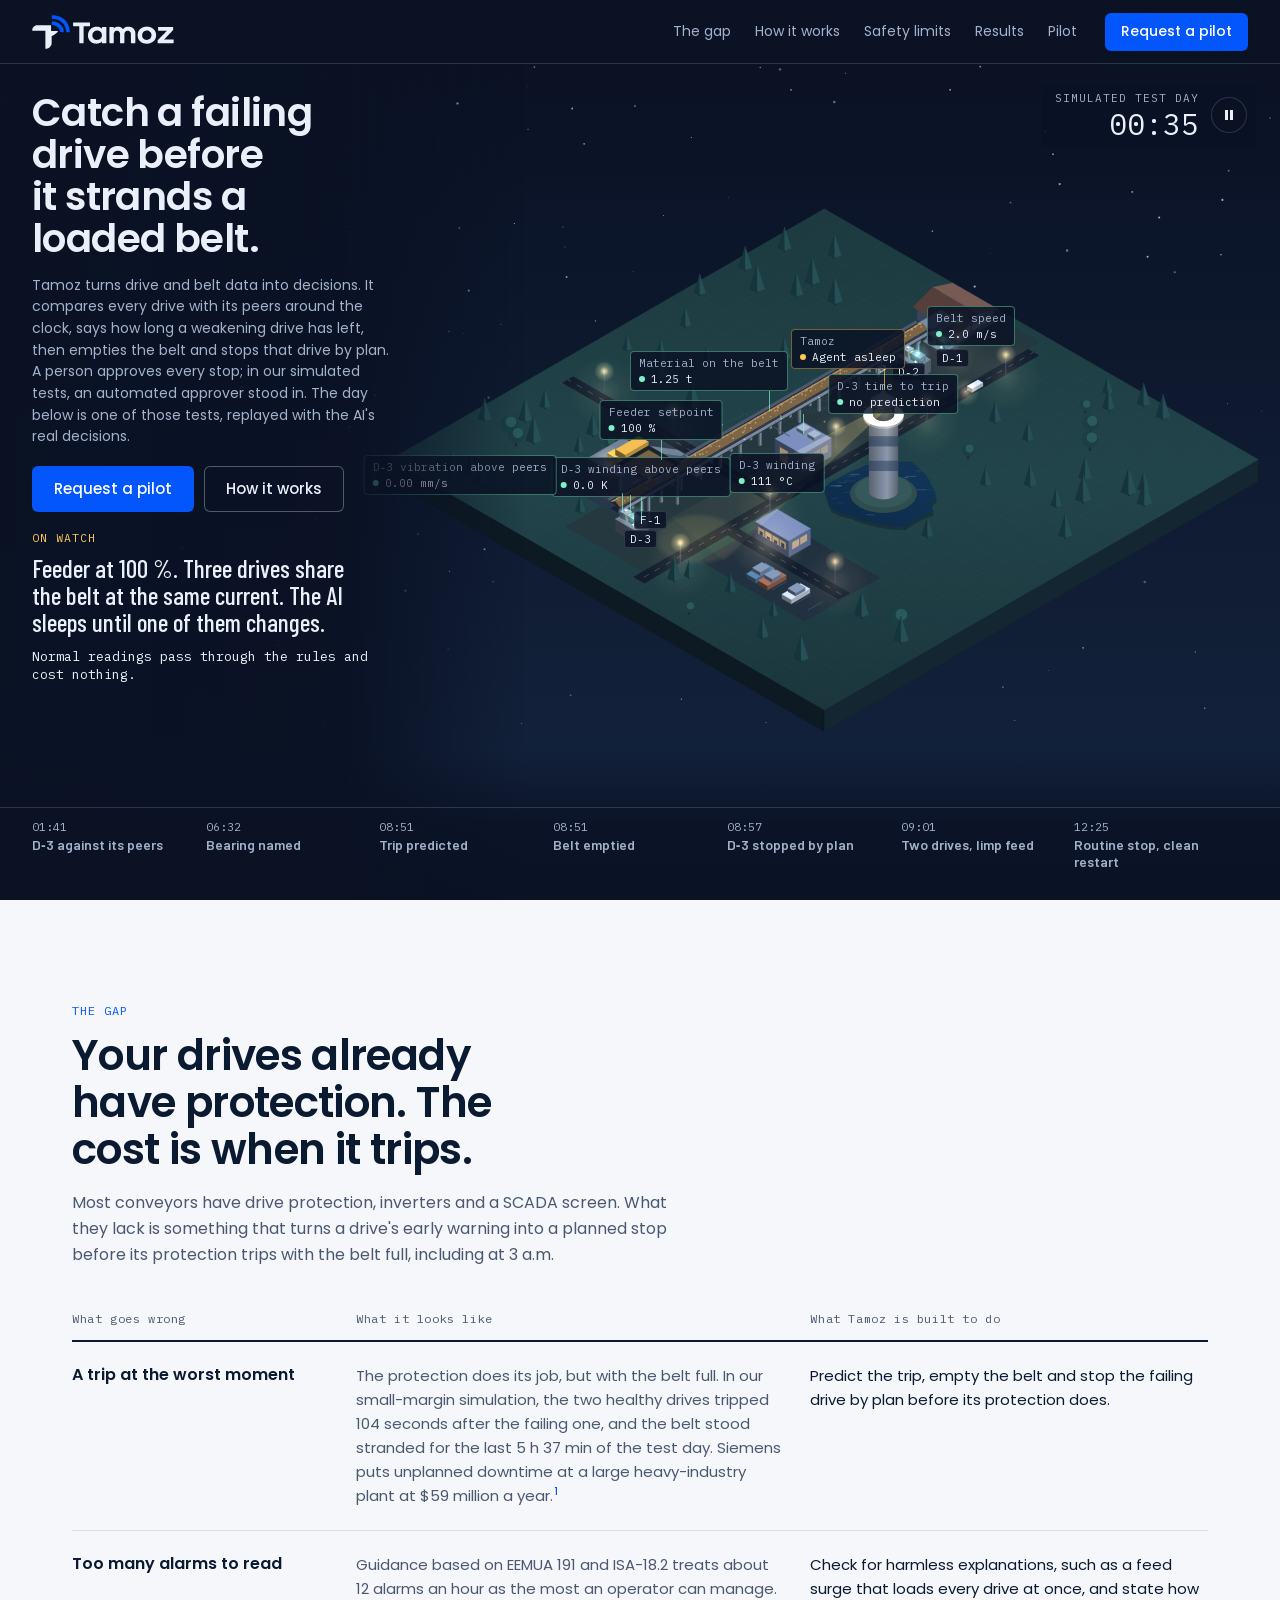
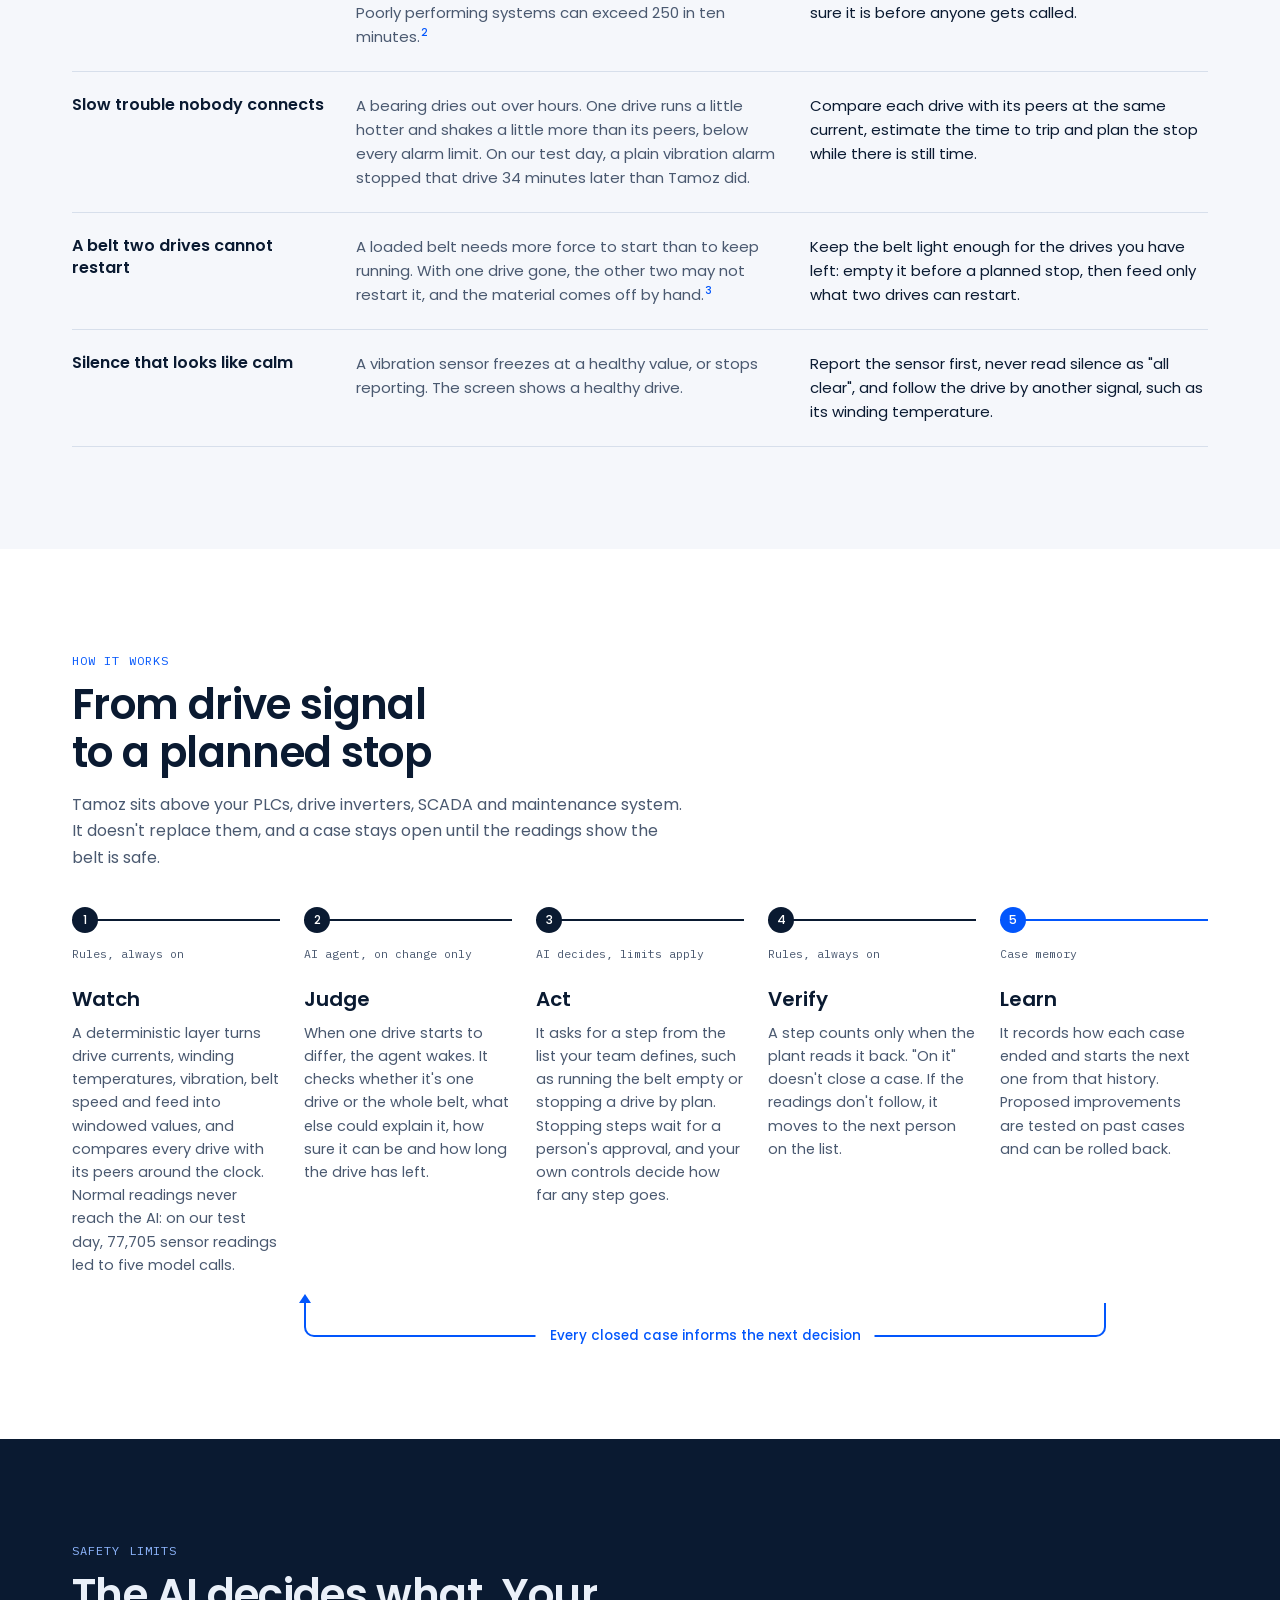
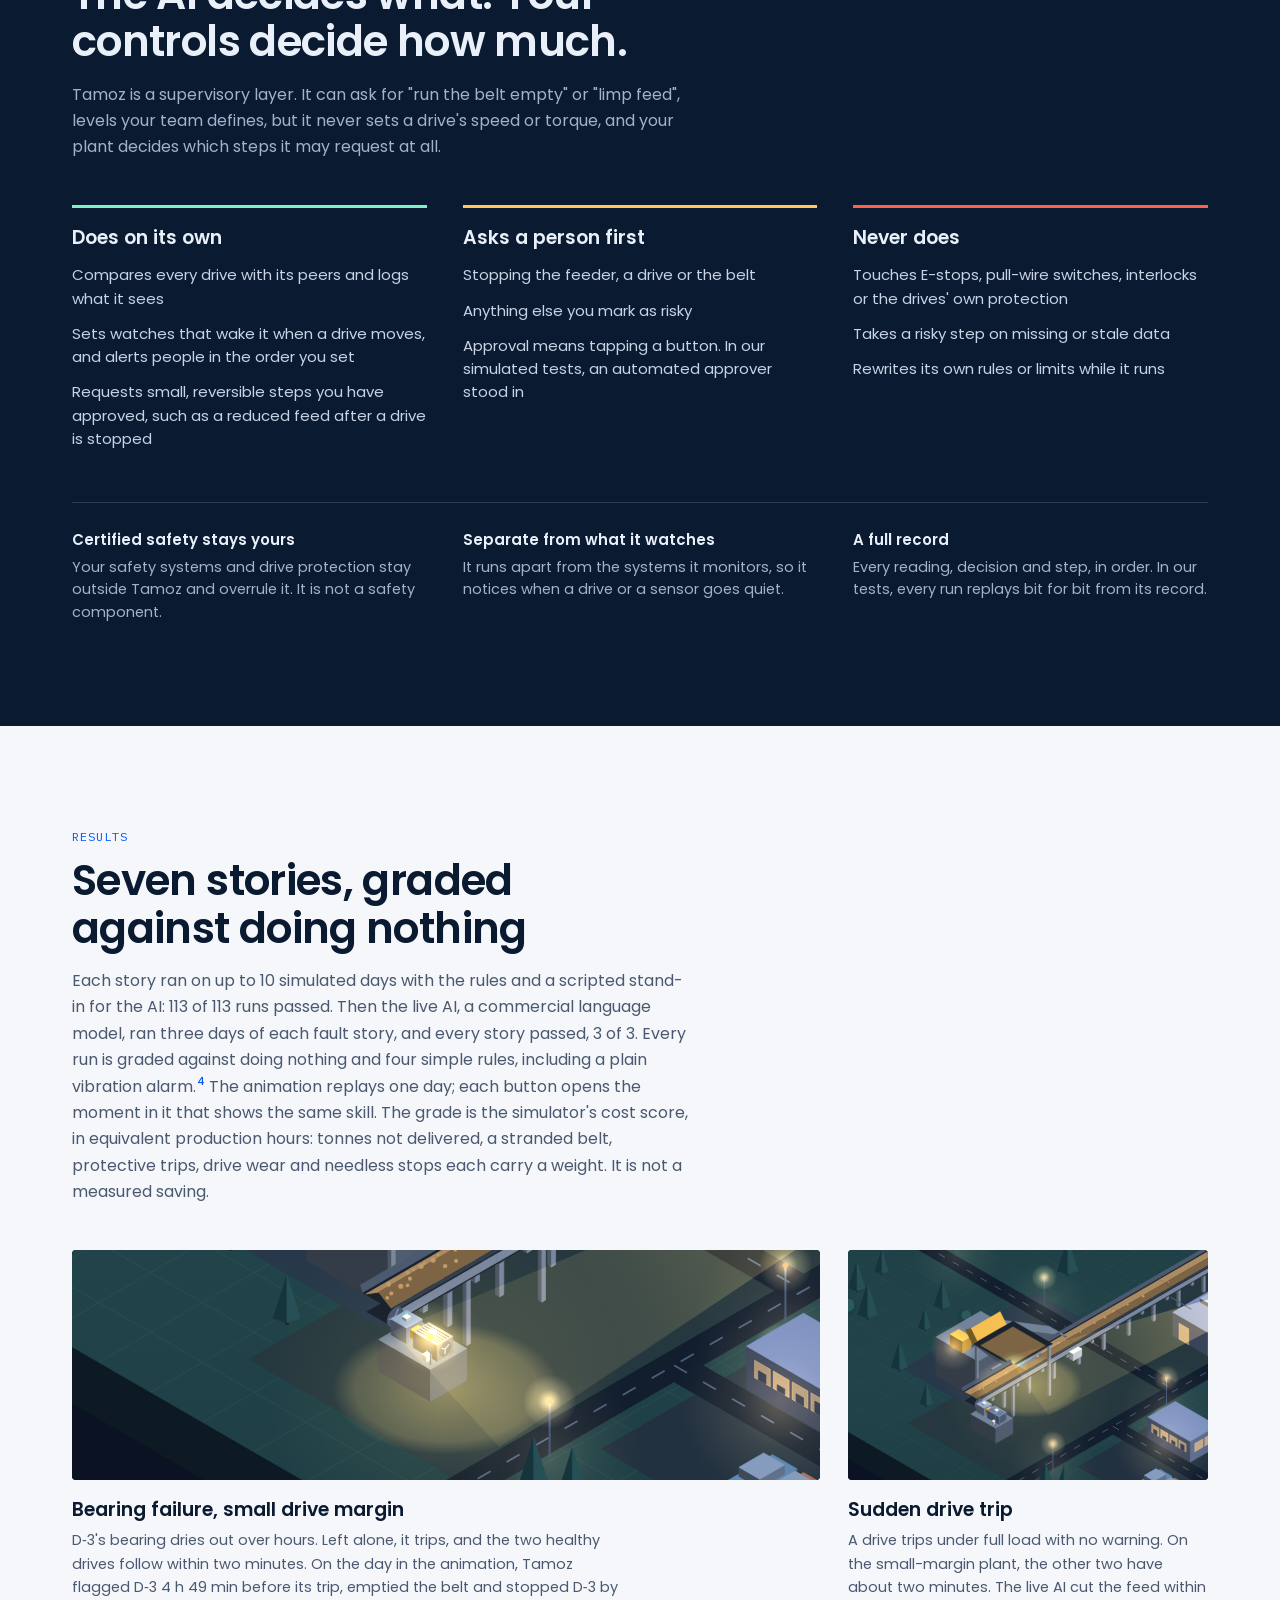
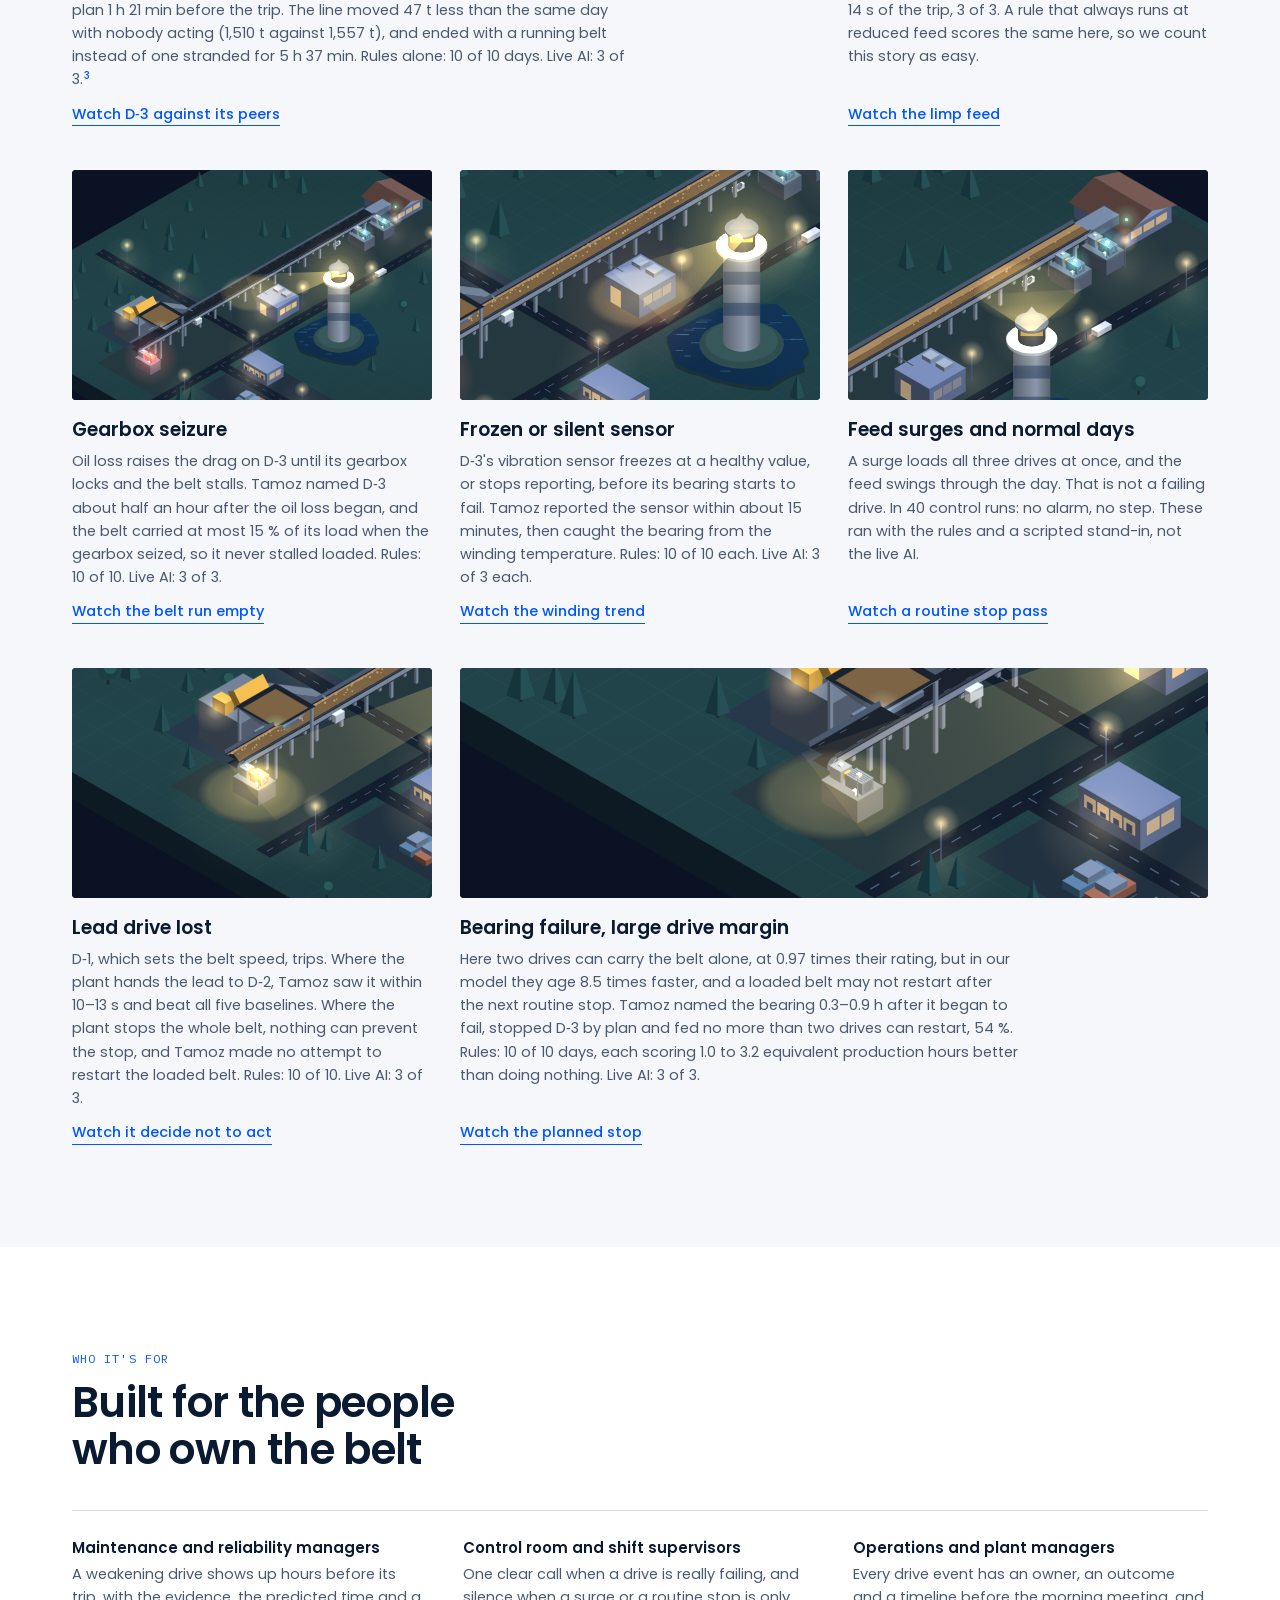
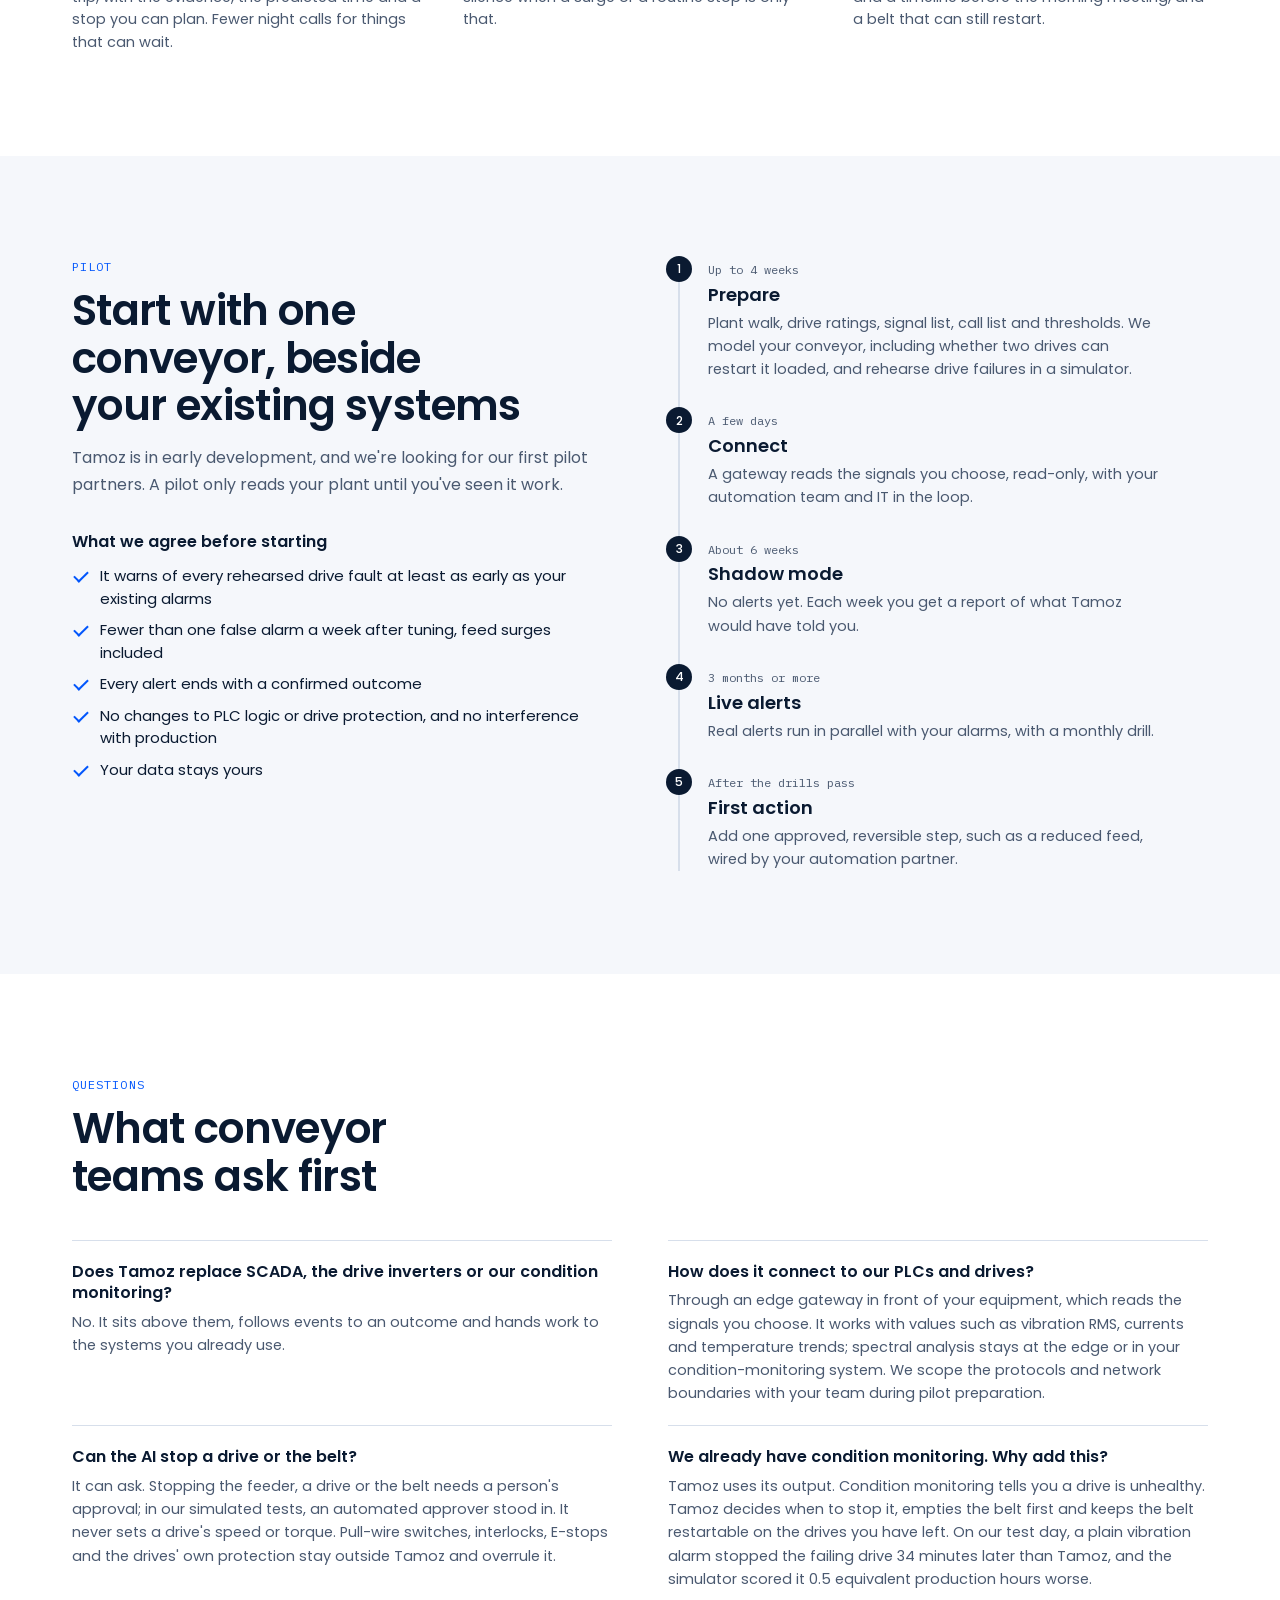
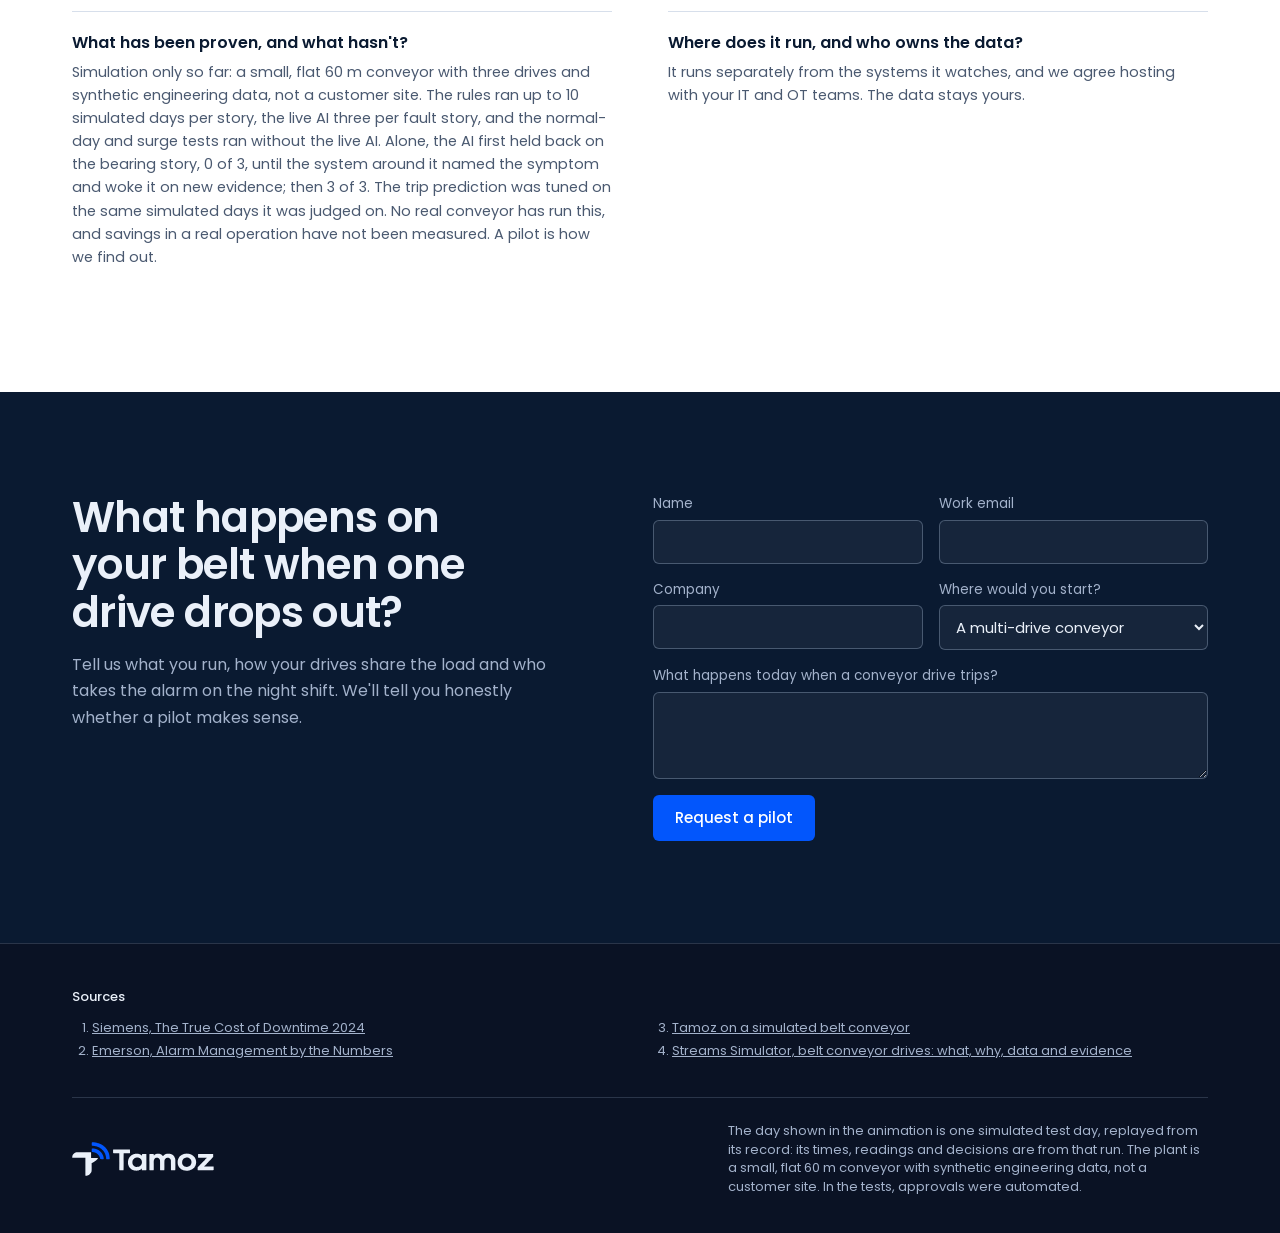
<file: index.html>
<!doctype html><html lang="en"><head><meta charset="utf-8"><meta name=viewport content="width=device-width,initial-scale=1,viewport-fit=cover"><style>:root{color-scheme:light;box-sizing:border-box;padding-top:env(safe-area-inset-top,0px);padding-bottom:env(safe-area-inset-bottom,0px)}html{scroll-padding-top:env(safe-area-inset-top,0px)}body{margin:0;padding:0;font:14px -apple-system,BlinkMacSystemFont,sans-serif;background:#fff;color:#000}img{max-width:100%}[hidden]:not([hidden=until-found i]){display:none!important}</style>
<title>Tamoz for Belt Conveyors – AI Operator for Conveyor Drives</title>
<meta name="description" content="Tamoz compares each conveyor drive with its peers, predicts when a failing drive will trip, and asks a person to stop it by plan before the belt strands.">
<link rel="stylesheet" href="/fonts/fonts.css">
<!-- seo:start -->
<link rel="canonical" href="https://tamoz-systems.com/">
<link rel="icon" href="/favicon.ico" sizes="32x32">
<link rel="icon" href="/img/icon-192.png" type="image/png" sizes="192x192">
<link rel="apple-touch-icon" href="/img/apple-touch-icon.png">
<meta name="theme-color" content="#0a1224">
<meta property="og:type" content="website">
<meta property="og:site_name" content="Tamoz">
<meta property="og:locale" content="en_US">
<meta property="og:url" content="https://tamoz-systems.com/">
<meta property="og:title" content="Tamoz for Belt Conveyors – AI Operator for Conveyor Drives">
<meta property="og:description" content="Tamoz compares each conveyor drive with its peers, predicts when a failing drive will trip, and asks a person to stop it by plan before the belt strands.">
<meta property="og:image" content="https://tamoz-systems.com/img/og-image.jpg">
<meta property="og:image:width" content="1200">
<meta property="og:image:height" content="630">
<meta property="og:image:alt" content="Tamoz logo">
<meta name="twitter:card" content="summary_large_image">
<meta name="twitter:title" content="Tamoz for Belt Conveyors – AI Operator for Conveyor Drives">
<meta name="twitter:description" content="Tamoz compares each conveyor drive with its peers, predicts when a failing drive will trip, and asks a person to stop it by plan before the belt strands.">
<meta name="twitter:image" content="https://tamoz-systems.com/img/og-image.jpg">
<script type="application/ld+json">
{
 "@context": "https://schema.org",
 "@graph": [
  {
   "@type": "Organization",
   "@id": "https://tamoz-systems.com/#organization",
   "name": "Tamoz",
   "url": "https://tamoz-systems.com/",
   "logo": {
    "@type": "ImageObject",
    "url": "https://tamoz-systems.com/img/icon-512.png",
    "width": 512,
    "height": 512
   },
   "description": "Tamoz is an AI operator for IoT sensors and physical equipment. It watches sensor data, works out what each change means, acts within fixed limits and asks a person before anything risky."
  },
  {
   "@type": "WebSite",
   "@id": "https://tamoz-systems.com/#website",
   "url": "https://tamoz-systems.com/",
   "name": "Tamoz",
   "inLanguage": "en",
   "publisher": {
    "@id": "https://tamoz-systems.com/#organization"
   }
  },
  {
   "@type": "WebPage",
   "@id": "https://tamoz-systems.com/#webpage",
   "url": "https://tamoz-systems.com/",
   "name": "Tamoz for Belt Conveyors – AI Operator for Conveyor Drives",
   "description": "Tamoz compares each conveyor drive with its peers, predicts when a failing drive will trip, and asks a person to stop it by plan before the belt strands.",
   "inLanguage": "en",
   "isPartOf": {
    "@id": "https://tamoz-systems.com/#website"
   },
   "about": {
    "@id": "https://tamoz-systems.com/#organization"
   },
   "primaryImageOfPage": {
    "@type": "ImageObject",
    "url": "https://tamoz-systems.com/img/og-image.jpg"
   }
  },
  {
   "@type": "FAQPage",
   "@id": "https://tamoz-systems.com/#faq",
   "isPartOf": {
    "@id": "https://tamoz-systems.com/#website"
   },
   "mainEntity": [
    {
     "@type": "Question",
     "name": "Does Tamoz replace SCADA, the drive inverters or our condition monitoring?",
     "acceptedAnswer": {
      "@type": "Answer",
      "text": "No. It sits above them, follows events to an outcome and hands work to the systems you already use."
     }
    },
    {
     "@type": "Question",
     "name": "How does it connect to our PLCs and drives?",
     "acceptedAnswer": {
      "@type": "Answer",
      "text": "Through an edge gateway in front of your equipment, which reads the signals you choose. It works with values such as vibration RMS, currents and temperature trends; spectral analysis stays at the edge or in your condition-monitoring system. We scope the protocols and network boundaries with your team during pilot preparation."
     }
    },
    {
     "@type": "Question",
     "name": "Can the AI stop a drive or the belt?",
     "acceptedAnswer": {
      "@type": "Answer",
      "text": "It can ask. Stopping the feeder, a drive or the belt needs a person's approval; in our simulated tests, an automated approver stood in. It never sets a drive's speed or torque. Pull-wire switches, interlocks, E-stops and the drives' own protection stay outside Tamoz and overrule it."
     }
    },
    {
     "@type": "Question",
     "name": "We already have condition monitoring. Why add this?",
     "acceptedAnswer": {
      "@type": "Answer",
      "text": "Tamoz uses its output. Condition monitoring tells you a drive is unhealthy. Tamoz decides when to stop it, empties the belt first and keeps the belt restartable on the drives you have left. On our test day, a plain vibration alarm stopped the failing drive 34 minutes later than Tamoz, and the simulator scored it 0.5 equivalent production hours worse."
     }
    },
    {
     "@type": "Question",
     "name": "What has been proven, and what hasn't?",
     "acceptedAnswer": {
      "@type": "Answer",
      "text": "Simulation only so far: a small, flat 60 m conveyor with three drives and synthetic engineering data, not a customer site. The rules ran up to 10 simulated days per story, the live AI three per fault story, and the normal-day and surge tests ran without the live AI. Alone, the AI first held back on the bearing story, 0 of 3, until the system around it named the symptom and woke it on new evidence; then 3 of 3. The trip prediction was tuned on the same simulated days it was judged on. No real conveyor has run this, and savings in a real operation have not been measured. A pilot is how we find out."
     }
    },
    {
     "@type": "Question",
     "name": "Where does it run, and who owns the data?",
     "acceptedAnswer": {
      "@type": "Answer",
      "text": "It runs separately from the systems it watches, and we agree hosting with your IT and OT teams. The data stays yours."
     }
    }
   ]
  }
 ]
}
</script>
<!-- seo:end -->
<style>
.visually-hidden{position:absolute;width:1px;height:1px;margin:-1px;padding:0;overflow:hidden;clip:rect(0 0 0 0);white-space:nowrap;border:0}
/* Layout concept: the page opens at night inside one isometric world, then moves into daylight
   sections in the logo's navy, white and signal blue. Amber, red and mint keep the meaning they
   have in the animation: working, alarm, recovered. Single look by choice. */
:root{
  --night:#0a1224;
  --ink:#eaf0f9;
  --muted:#a3b2cb;
  --hair:rgba(190,208,235,.18);
  --alarm:#ff6347;
  --lantern:#ffc857;
  --clear:#7df2c6;
  --silent:#a7b3c8;
  --tag-bg:rgba(10,18,36,.84);
  --blue:#0256fc;
  --blue-lite:#8fb7ff;
  --logo-navy:#0a1a31;
  --paper:#f5f7fb;
  --white:#ffffff;
  --slate:#4a5970;
  --rule:#d7dfeb;
  --lede:"Poppins","Helvetica Neue",Arial,sans-serif;
  --display:"Barlow Condensed","Arial Narrow","Helvetica Neue",sans-serif;
  --body:"Barlow","Helvetica Neue",Arial,sans-serif;
  --data:"IBM Plex Mono",ui-monospace,Menlo,Consolas,monospace;
  /* the isometric world: every colour the script paints with (6-digit hex, read once at load) */
  --w-lit:#ffcf8a;--w-cold:#d8f2ff;
  --w-skytop:#0a1224;--w-skytopdawn:#34477a;--w-skylow:#14243f;--w-skylowdawn:#c9958d;--w-star:#e8f0ff;
  --w-edge:#0d1a23;--w-edge2:#142631;--w-ground:#1c3a3f;--w-ground2:#21444a;--w-ground3:#1b363d;--w-grid:#bfe0e6;
  --w-pad:#26383f;--w-yard:#27384a;--w-yard2:#22313f;--w-road:#121e2e;--w-roadline:#4a5f7c;
  --w-pond:#143a5e;--w-pond2:#0d2a49;--w-bank:#183237;--w-shimmer:#6fa6cc;--w-island:#2f4d4f;--w-island2:#37585a;
  --w-trunk:#23252b;--w-pine:#16343b;--w-pinelit:#265056;--w-leaf:#1b3f43;--w-leaflit:#2b5a5c;--w-pole:#4c5d78;
  --w-car1:#4a6d8f;--w-car2:#8a5a4a;--w-car3:#b4bfd0;--w-glass:#6b7d99;--w-truck:#c79a3f;
  --w-wall:#62739a;--w-house:#55668a;--w-roof:#5e4640;--w-mullion:#28334a;--w-concrete:#5a677a;
  --w-steel:#8796ad;--w-steeldark:#4a586f;--w-belt:#1a222e;--w-beltedge:#3a4658;--w-beltmark:#7f8ea6;
  --w-ore:#8a6f4d;--w-orelit:#c09a68;--w-hopper:#74849c;--w-chute:#5f7088;
  --w-motor:#5e7192;--w-gear:#7a8aa3;--w-guard:#c79a3f;--w-sensor:#c3d0e2;
  --w-tower:#9aa9bf;--w-band:#3b4a60;--w-band2:#566880;--w-cap:#c3d0e2;--w-head:#36465c;--w-headtop:#4f6079;--w-spire:#71829c;
  color-scheme:dark;
}
html{scroll-behavior:smooth}
@media (prefers-reduced-motion:reduce){html{scroll-behavior:auto}}
body{background:var(--night);color:var(--ink);font-family:var(--body);font-size:15px;line-height:1.45}
*{box-sizing:border-box}
.stage{position:relative;height:clamp(790px,calc(100vh - 64px),900px);overflow:hidden;display:grid;
  grid-template-columns:minmax(400px,32%) 1fr;grid-template-rows:auto minmax(0,1fr) auto;background:var(--night)}
.viewport{position:absolute;inset:0;overflow:hidden}
.viewport canvas{position:absolute;inset:0;width:100%;height:100%;display:block}
.viewport::after{content:"";position:absolute;inset:0;pointer-events:none;z-index:2;
  background:
    linear-gradient(90deg,rgba(10,18,36,.97) 0,rgba(10,18,36,.93) 27%,rgba(10,18,36,0) 41%),
    linear-gradient(0deg,rgba(10,18,36,.95) 0,rgba(10,18,36,.86) 76px,rgba(10,18,36,0) 150px)}

.lede,.log,.shift{position:relative;z-index:3}
.lede{grid-column:1;grid-row:1;display:flex;flex-direction:column;gap:14px;
  padding-block:28px 0;padding-left:max(32px,env(safe-area-inset-left,0px));padding-right:16px}
h1{margin:0;font-family:var(--lede);font-weight:600;font-size:clamp(30px,min(3.05vw,5.6vh),44px);line-height:1.08;letter-spacing:-.015em;text-wrap:balance}
.lede p{margin:0;font-family:var(--lede);color:var(--muted);max-width:44ch;font-size:14px;line-height:1.55}

.log{grid-column:1;grid-row:2;align-self:stretch;min-height:0;display:flex;flex-direction:column;gap:8px;
  padding-block:18px 18px;padding-left:max(32px,env(safe-area-inset-left,0px));padding-right:16px;min-width:0}
.log-zone{margin:0;font-family:var(--data);font-size:11.5px;letter-spacing:.09em;text-transform:uppercase;color:var(--lantern)}
.log .log-title{margin:0;font-family:var(--display);font-weight:500;font-size:25px;line-height:1.08;text-wrap:balance}
#lines{list-style:none;margin:4px 0 0;padding:0;display:flex;flex-direction:column;gap:6px;flex:1 1 auto;min-height:0;overflow:hidden}
#lines.clip{-webkit-mask-image:linear-gradient(#0000,#000 30px);mask-image:linear-gradient(#0000,#000 30px)}
#lines li{display:grid;grid-template-columns:42px 1fr;gap:8px;font-family:var(--data);font-size:13px;line-height:1.42;color:var(--muted);animation:rise .4s ease-out both}
#lines li b{font-weight:400;opacity:.72}
#lines li:last-child{color:var(--ink)}
#lines li span{min-width:0}
#lines li.plain{grid-template-columns:1fr}
#lines.wide li{grid-template-columns:88px 1fr}
@keyframes rise{from{opacity:0;transform:translateY(5px)}to{opacity:1;transform:none}}

.shift{grid-column:1/-1;grid-row:3;display:grid;grid-template-columns:repeat(7,minmax(0,1fr));gap:0;
  border-top:1px solid var(--hair);margin:0;list-style:none;
  padding-block:0;padding-left:max(32px,env(safe-area-inset-left,0px));padding-right:max(32px,env(safe-area-inset-right,0px))}
.shift li{min-width:0}
.shift button{all:unset;box-sizing:border-box;display:flex;flex-direction:column;gap:2px;width:100%;height:100%;min-height:76px;padding:11px 12px 12px 0;cursor:pointer;position:relative}
.shift button::before{content:"";position:absolute;left:0;right:10px;top:-1px;height:2px;background:var(--lantern);transform:scaleX(var(--p,0));transform-origin:left}
.shift button:focus-visible{outline:2px solid var(--lantern);outline-offset:-3px;border-radius:2px}
.s-time{font-family:var(--data);font-size:11.5px;color:var(--muted)}
.s-name{font-weight:600;font-size:14px;line-height:1.2;color:var(--muted);transition:color .3s}
.s-res{font-size:12px;line-height:1.25;color:var(--res,var(--muted));opacity:0;transition:opacity .5s}
.shift li.done .s-res{opacity:1}
.shift li.done .s-name,.shift li.now .s-name,.shift button:hover .s-name{color:var(--ink)}
.shift li.now .s-time{color:var(--lantern)}

.watch{position:absolute;z-index:3;top:calc(20px + env(safe-area-inset-top,0px));right:max(24px,env(safe-area-inset-right,0px));padding:7px 9px 7px 13px;border-radius:6px;background:var(--tag-bg);
  display:grid;grid-template-columns:auto auto;align-items:center;column-gap:12px;text-align:right}
.watch small{grid-column:1;font-family:var(--data);font-size:11px;letter-spacing:.09em;text-transform:uppercase;color:var(--muted)}
.watch time{grid-column:1;font-family:var(--data);font-size:30px;font-weight:400;line-height:1.1;font-variant-numeric:tabular-nums}
.watch button{all:unset;grid-column:2;grid-row:1/3;width:34px;height:34px;border:1px solid var(--hair);border-radius:50%;display:grid;place-items:center;cursor:pointer;color:var(--ink);background:var(--tag-bg)}
.watch button:hover{border-color:var(--muted)}
.watch button:focus-visible{outline:2px solid var(--lantern);outline-offset:2px}
.watch svg{width:12px;height:12px;fill:currentColor}

#tags{position:absolute;inset:0;z-index:1;pointer-events:none;overflow:hidden}
.wlabel{position:absolute;left:0;top:0;will-change:transform;margin:-9px 0 0 -14px;padding:1px 5px;border-radius:3px;background:var(--tag-bg);border:1px solid var(--hair);font-family:var(--data);font-size:11px;line-height:1.3;color:var(--ink);white-space:nowrap}
.tag{position:absolute;left:0;top:0;will-change:transform;transition:opacity .45s;--c:var(--clear)}
.tag[data-st=alarm]{--c:var(--alarm)}
.tag[data-st=check],.tag[data-st=wait]{--c:var(--lantern)}
.tag[data-st=silent]{--c:var(--silent)}
.tag[data-st=tower]{--c:var(--lantern)}
.tag-in{position:absolute;bottom:20px;left:0;transform:translateX(calc(-50% + var(--ox,0px)));display:flex;flex-direction:column;gap:1px;
  white-space:nowrap;background:var(--tag-bg);border:1px solid color-mix(in srgb,var(--c) 42%,transparent);border-radius:4px;padding:4px 8px;font-family:var(--data);font-size:11px;line-height:1.3}
.tag::after{content:"";position:absolute;left:-.5px;bottom:0;width:1px;height:20px;background:color-mix(in srgb,var(--c) 70%,transparent)}
.tag-k{color:var(--muted)}
.tag-v{color:var(--ink);font-variant-numeric:tabular-nums}
.tag-v::before{content:"";display:inline-block;width:6px;height:6px;border-radius:50%;background:var(--c);margin-right:6px;vertical-align:1px}
.tag-sub,.spark{display:none}
.tag.on .tag-in{padding:8px 11px 9px;gap:2px;min-width:176px}
.tag.on .tag-in{transform:translateX(-50%)}
.tag.on .tag-v{font-size:21px;line-height:1.2;color:var(--c)}
.tag.on .tag-v::before{display:none}
.tag.on .tag-sub{display:block;color:var(--muted)}
.tag.on .spark{display:block;width:100%;height:30px;margin-top:4px;overflow:visible}
.tag[data-st=silent] .tag-in{border-style:dashed}
.spark polyline{fill:none;stroke:var(--c);stroke-width:1.4;vector-effect:non-scaling-stroke;stroke-linejoin:round}
.spark line{stroke:var(--muted);stroke-width:1;stroke-dasharray:2 3;vector-effect:non-scaling-stroke;opacity:.65}


/* ---------- site chrome ---------- */
body::before{content:"";position:fixed;inset:0 0 auto;height:env(safe-area-inset-top,0px);z-index:30;background:var(--night)}
.bar{position:sticky;top:env(safe-area-inset-top,0px);z-index:20;display:flex;align-items:center;gap:28px;height:64px;background:var(--night);border-bottom:1px solid var(--hair);
  padding-left:max(32px,env(safe-area-inset-left,0px));padding-right:max(32px,env(safe-area-inset-right,0px));font-family:var(--lede)}
.logo{display:block;color:var(--ink);line-height:0}
.logo svg{display:block;height:34px;width:calc(34px * 4.173)}
.logo:focus-visible,.bar nav a:focus-visible,.case button:focus-visible,.foot a:focus-visible{outline:2px solid var(--blue-lite);outline-offset:3px;border-radius:2px}
.bar nav{display:flex;gap:24px;margin-left:auto}
.bar nav a{color:var(--muted);font-size:14px;text-decoration:none;white-space:nowrap}
.bar nav a:hover{color:var(--ink)}
.btn{display:inline-flex;align-items:center;justify-content:center;min-height:46px;padding:0 22px;border:0;border-radius:6px;background:var(--blue);color:#fff;font-family:var(--lede);font-weight:500;font-size:15px;text-decoration:none;cursor:pointer;white-space:nowrap}
.btn:hover{background:#1c69ff}
.btn:focus-visible{outline:2px solid var(--blue-lite);outline-offset:2px}
.btn-small{min-height:38px;padding:0 16px;font-size:14px}
.btn-quiet{background:transparent;color:var(--ink);box-shadow:inset 0 0 0 1px rgba(234,240,249,.32)}
.btn-quiet:hover{background:rgba(234,240,249,.08)}
.cta-row{display:flex;flex-wrap:wrap;gap:10px;margin-top:4px}

/* ---------- sections ---------- */
.sec{background:var(--paper);color:var(--logo-navy);font-family:var(--lede);padding-block:clamp(56px,8vw,104px);scroll-margin-top:64px}
#top{scroll-margin-top:64px}
.sec-white{background:var(--white)}
.sec-night{background:var(--logo-navy);color:var(--ink)}
.wrap{max-width:1200px;margin:0 auto;padding-left:max(32px,env(safe-area-inset-left,0px));padding-right:max(32px,env(safe-area-inset-right,0px))}
.eyebrow{margin:0 0 12px;font-family:"IBM Plex Mono",ui-monospace,Menlo,monospace;font-size:12px;letter-spacing:.09em;text-transform:uppercase;color:var(--blue)}
.sec-night .eyebrow{color:var(--blue-lite)}
.sec h2{margin:0;font-weight:600;font-size:clamp(28px,3.3vw,44px);line-height:1.12;letter-spacing:-.015em;max-width:22ch;text-wrap:balance}
.intro{margin:16px 0 0;max-width:62ch;font-size:16px;line-height:1.65;color:var(--slate)}
.sec-night .intro{color:var(--muted)}
.ref{font-size:.68em;vertical-align:super;line-height:0;margin-left:1px;color:var(--blue);text-decoration:none;font-weight:500}
.ref:hover{text-decoration:underline}

/* the gap */
.table-scroll{margin-top:40px;overflow-x:auto}
.gap{width:100%;min-width:720px;border-collapse:collapse;font-size:15px;line-height:1.6}
.gap thead th{text-align:left;font-family:"IBM Plex Mono",ui-monospace,Menlo,monospace;font-weight:400;font-size:12px;letter-spacing:.05em;color:var(--slate);padding:0 24px 12px 0;border-bottom:2px solid var(--logo-navy)}
.gap tbody th{text-align:left;font-weight:600;width:25%;padding:22px 28px 22px 0;vertical-align:top;line-height:1.35;font-size:16px}
.gap td{padding:22px 28px 22px 0;vertical-align:top;color:var(--slate);width:40%}
.gap td:last-child{color:var(--logo-navy);width:35%;padding-right:0}
.gap tbody tr{border-bottom:1px solid var(--rule)}

/* how it works */
.flow{list-style:none;margin:48px 0 0;padding:0;display:grid;grid-template-columns:repeat(5,minmax(0,1fr));gap:24px;position:relative;counter-reset:step}
.flow li{counter-increment:step;padding-top:26px;border-top:2px solid var(--logo-navy);position:relative;min-width:0}
.flow li::before{content:counter(step);position:absolute;top:-14px;left:0;width:26px;height:26px;border-radius:50%;background:var(--logo-navy);color:#fff;display:grid;place-items:center;font-size:12px;font-weight:500}
.flow li:last-child{border-top-color:var(--blue)}
.flow li:last-child::before{background:var(--blue)}
.who{display:block;font-family:"IBM Plex Mono",ui-monospace,Menlo,monospace;font-size:11.5px;color:var(--slate);margin-bottom:8px;min-height:2.6em;line-height:1.3}
.flow h3{margin:0 0 8px;font-weight:600;font-size:20px}
.flow p{margin:0;font-size:14.5px;line-height:1.6;color:var(--slate)}
.loop{margin:26px 0 0;margin-left:calc(20% + 5px);margin-right:calc(10% - 12px);height:34px;border:2px solid var(--blue);border-top:0;border-radius:0 0 10px 10px;position:relative;text-align:center}
.loop::before{content:"";position:absolute;left:-7px;top:-9px;border:6px solid transparent;border-bottom:9px solid var(--blue);border-top:0}
.loop span{position:absolute;left:50%;bottom:-11px;transform:translateX(-50%);background:var(--white);padding:0 14px;font-size:13.5px;font-weight:500;color:var(--blue);white-space:nowrap}

/* limits */
.rules{margin-top:44px;display:grid;grid-template-columns:repeat(3,minmax(0,1fr));gap:36px}
.rule-col{border-top:3px solid var(--c);padding-top:16px;min-width:0}
.rule-col h3{margin:0 0 12px;font-weight:600;font-size:19px}
.rule-col ul{list-style:none;margin:0;padding:0;display:flex;flex-direction:column;gap:12px;font-size:15px;line-height:1.55;color:#c8d3e4}
.facts{margin:52px 0 0;display:grid;grid-template-columns:repeat(3,minmax(0,1fr));gap:36px;border-top:1px solid var(--hair);padding-top:26px}
.facts dt{font-weight:600;font-size:15px}
.facts dd{margin:5px 0 0;font-size:14.5px;line-height:1.55;color:var(--muted)}

/* use cases */
.cases{margin-top:44px;display:grid;grid-template-columns:repeat(3,minmax(0,1fr));gap:44px 28px}
.case{display:flex;flex-direction:column;align-items:flex-start;min-width:0}
.case.wide{grid-column:span 2}
.case canvas{display:block;width:100%;height:230px;background:var(--night);border-radius:4px}
.case h3{margin:18px 0 8px;font-weight:600;font-size:19px;line-height:1.25}
.case p{margin:0 0 12px;font-size:14.5px;line-height:1.6;color:var(--slate);max-width:62ch}
.case button{all:unset;margin-top:auto;cursor:pointer;color:var(--blue);font-weight:500;font-size:14.5px;border-bottom:1px solid currentColor;line-height:1.5}
.case button:hover{color:#0040c4}

/* pilot */
.pilot{display:grid;grid-template-columns:minmax(0,1fr) minmax(0,1fr);gap:clamp(36px,6vw,80px)}
.agree{margin:32px 0 12px;font-weight:600;font-size:16px}
.ticks{list-style:none;margin:0;padding:0;display:flex;flex-direction:column;gap:9px;font-size:15px;line-height:1.5}
.ticks li{display:grid;grid-template-columns:18px 1fr;gap:10px}
.ticks li::before{content:"";width:12px;height:6px;margin:6px 0 0 2px;border-left:2px solid var(--blue);border-bottom:2px solid var(--blue);transform:rotate(-45deg)}
.phases{list-style:none;margin:0;padding:0;counter-reset:ph;border-left:2px solid var(--rule)}
.phases li{counter-increment:ph;position:relative;padding:0 0 28px 28px}
.phases li:last-child{padding-bottom:0}
.phases li::before{content:counter(ph);position:absolute;left:-14px;top:-2px;width:26px;height:26px;border-radius:50%;background:var(--logo-navy);color:#fff;display:grid;place-items:center;font-size:12px;font-weight:500}
.phases span{font-family:"IBM Plex Mono",ui-monospace,Menlo,monospace;font-size:12px;color:var(--slate)}
.phases h3{margin:2px 0 4px;font-weight:600;font-size:18px}
.phases p{margin:0;font-size:14.5px;line-height:1.6;color:var(--slate);max-width:50ch}

/* faq */
.roles{margin-top:36px;border-top:1px solid var(--rule)}
.roles dd{color:var(--slate)}
.faq{margin:40px 0 0;display:grid;grid-template-columns:repeat(2,minmax(0,1fr));gap:0 56px}
.sec-white .faq>div,.faq>div{padding:20px 0;border-top:1px solid var(--rule);min-width:0}
.faq dt{font-weight:600;font-size:16px;line-height:1.35}
.faq dd{margin:7px 0 0;font-size:14.5px;line-height:1.6;color:var(--slate)}

/* contact */
.contact{display:grid;grid-template-columns:minmax(0,1fr) minmax(0,1.1fr);gap:clamp(36px,6vw,80px);align-items:start}
#pilotForm{display:flex;flex-direction:column;gap:16px;align-items:flex-start;min-width:0}
.two{display:grid;grid-template-columns:repeat(2,minmax(0,1fr));gap:16px;width:100%}
.field{display:flex;flex-direction:column;gap:6px;width:100%;min-width:0}
.field label{font-size:13.5px;color:var(--muted)}
.field input,.field select,.field textarea{width:100%;min-height:44px;padding:10px 12px;border:1px solid rgba(190,208,235,.3);border-radius:6px;background:rgba(255,255,255,.05);color:var(--ink);font:inherit;font-size:15px}
.field select option{color:#0a1a31}
.field input:focus-visible,.field select:focus-visible,.field textarea:focus-visible{outline:2px solid var(--blue-lite);outline-offset:1px}
.form-status{margin:0;font-size:14px;line-height:1.5;color:var(--lantern)}
.form-status.ok{color:var(--clear)}
.btn:disabled{opacity:.6;cursor:wait}

/* footer */
.foot{background:var(--night);color:var(--muted);font-family:var(--lede);padding-block:44px 36px;border-top:1px solid var(--hair);font-size:13px}
.foot h2{margin:0 0 10px;font-size:13px;font-weight:500;color:var(--ink)}
.foot ol{margin:0;padding-left:20px;columns:2;column-gap:44px;line-height:1.75}
.foot li{break-inside:avoid}
.foot ol a{color:var(--muted)}
.foot ol a:hover{color:var(--ink)}
#sources{scroll-margin-top:80px}
.foot-end{display:flex;flex-wrap:wrap;gap:16px 32px;align-items:center;justify-content:space-between;margin-top:34px;padding-top:24px;border-top:1px solid var(--hair)}
.foot-end p{margin:0;max-width:60ch}

@media (max-width:1040px){
  .bar nav{display:none}
  .bar .btn{margin-left:auto}
  .flow{grid-template-columns:repeat(2,minmax(0,1fr));row-gap:36px}
  .who{min-height:0}
  .loop{display:none}
  .cases{grid-template-columns:repeat(2,minmax(0,1fr))}
  .case.wide{grid-column:span 2}
  .case:nth-child(7){grid-column:span 2}
}
@media (max-width:860px){
  .bar{padding-left:max(16px,env(safe-area-inset-left,0px));padding-right:max(16px,env(safe-area-inset-right,0px));height:58px}
  .logo svg{height:28px;width:calc(28px * 4.173)}
  .sec{scroll-margin-top:58px}
  #top{scroll-margin-top:58px}
  .wrap{padding-left:max(16px,env(safe-area-inset-left,0px));padding-right:max(16px,env(safe-area-inset-right,0px))}
  .flow,.rules,.facts,.pilot,.faq,.contact,.two{grid-template-columns:minmax(0,1fr)}
  .gap{width:100%}
  .cases{grid-template-columns:minmax(0,1fr)}
  .case.wide,.case:nth-child(7){grid-column:auto}
  .case canvas{height:210px}
  .foot ol{columns:1}
  .table-scroll{overflow-x:visible}
  .gap{min-width:0;display:block}
  .gap thead{position:absolute;width:1px;height:1px;overflow:hidden;clip-path:inset(50%)}
  .gap tbody,.gap tbody tr,.gap tbody th,.gap td{display:block;width:auto;padding-right:0}
  .gap tbody tr{padding-block:20px}
  .gap tbody th,.gap td{padding-block:0}
  .gap td{margin-top:8px}
  .gap td:last-child{font-weight:500;width:auto}
}
@media (max-width:860px){
  html,body{height:auto}
  .stage{display:flex;flex-direction:column;height:auto;min-height:0;overflow:visible}
  .lede{order:1;padding-block:20px 14px;padding-left:max(16px,env(safe-area-inset-left,0px));padding-right:max(16px,env(safe-area-inset-right,0px))}
  h1{font-size:clamp(30px,8.6vw,40px)}
  .viewport{order:2;position:relative;inset:auto;width:100%;max-width:100%;aspect-ratio:1/.92;flex:none}
  .viewport::after{background:none}
  .watch{top:8px;right:max(12px,env(safe-area-inset-right,0px))}
  .watch time{font-size:22px}
  .shift{order:3;display:flex;overflow-x:auto;scrollbar-width:none;padding-left:max(16px,env(safe-area-inset-left,0px));padding-right:max(16px,env(safe-area-inset-right,0px))}
  .shift::-webkit-scrollbar{display:none}
  .shift li{flex:0 0 136px}
  .log{order:4;padding-block:14px 26px;padding-left:max(16px,env(safe-area-inset-left,0px));padding-right:max(16px,env(safe-area-inset-right,0px))}
  .log{align-self:auto}
  #lines{min-height:236px;flex:none;overflow:visible}
  .tag:not(.on):not(.keep){opacity:0!important}
  .tag.on .tag-in{min-width:150px}
}
@media (prefers-reduced-motion:reduce){
  #lines li{animation:none}
  .tag,.s-name,.s-res{transition:none}
}
</style>

</head>
<body>
<svg width="0" height="0" style="position:absolute" aria-hidden="true"><symbol id="tamoz-logo" viewBox="0 0 5429 1301"><path fill="currentColor" fill-rule="evenodd" d="M 1581.445 288.956 C 1580.315 289.415, 1578.007 291.367, 1576.315 293.294 L 1573.239 296.797 1572.483 341.648 C 1571.539 397.597, 1572.142 421.761, 1574.575 425.474 C 1578.710 431.785, 1571.316 431.396, 1695.109 431.821 C 1757.044 432.034, 1808.270 432.549, 1808.944 432.966 C 1810.257 433.777, 1810.798 969.648, 1809.525 1008 C 1808.666 1033.883, 1810.122 1068.550, 1812.237 1072.555 C 1815.474 1078.686, 1812.638 1078.465, 1892.141 1078.806 C 1972.578 1079.151, 1970.136 1079.330, 1973.684 1072.829 C 1975.425 1069.637, 1975.521 1056.379, 1976 751.713 C 1976.428 479.613, 1976.703 433.802, 1977.911 433.055 C 1978.687 432.575, 2030.967 432.029, 2094.088 431.842 C 2208.706 431.500, 2208.858 431.497, 2211.677 429.408 C 2213.230 428.257, 2215.563 425.782, 2216.863 423.908 L 2219.226 420.500 2218.747 359.460 C 2218.232 293.757, 2218.365 295.355, 2212.997 290.498 C 2210.802 288.511, 2209.129 288.499, 1897.145 288.311 C 1724.640 288.207, 1582.575 288.497, 1581.445 288.956 M 193.500 390.174 C 189.650 390.671, 182.450 391.767, 177.500 392.611 C 172.550 393.455, 165.899 394.558, 162.719 395.063 C 159.540 395.568, 155.625 396.660, 154.019 397.490 C 152.413 398.321, 149.934 399, 148.510 399 C 147.086 399, 144.251 399.836, 142.210 400.858 C 140.170 401.880, 137.150 403.035, 135.500 403.425 C 133.850 403.815, 126.488 407.141, 119.139 410.817 C 100.691 420.045, 98.772 421.117, 95.084 424.250 C 93.303 425.762, 91.306 427, 90.646 427 C 85.486 427, 44 468.053, 44 473.160 C 44 473.706, 42.586 475.568, 40.857 477.297 C 39.129 479.025, 37.052 482.024, 36.243 483.961 C 35.433 485.898, 33.698 488.759, 32.386 490.318 C 31.074 491.878, 30 493.931, 30 494.882 C 30 495.833, 28.899 498.104, 27.552 499.929 C 26.206 501.754, 24.798 504.642, 24.424 506.347 C 24.049 508.052, 22.634 511.203, 21.279 513.350 C 19.666 515.905, 18.986 518.147, 19.310 519.843 C 19.625 521.487, 19.111 523.315, 17.903 524.851 C 16.683 526.402, 16 528.859, 16 531.701 C 16 534.138, 15.467 537.114, 14.816 538.316 C 12.238 543.071, 8.886 568.945, 8.906 583.939 C 8.922 595.584, 9.070 596.525, 11.230 598.684 L 13.536 600.991 260.595 601.030 C 480.130 601.065, 507.896 601.239, 509.827 602.591 L 512 604.113 512 943.606 C 512 1306.973, 511.716 1285.802, 516.648 1290.131 C 517.666 1291.025, 520.075 1291.990, 522 1292.275 C 527.235 1293.050, 555.560 1291.161, 563 1289.540 C 566.575 1288.762, 571.460 1287.859, 573.855 1287.534 C 576.250 1287.209, 579.406 1286.324, 580.868 1285.568 C 582.330 1284.812, 585.755 1283.859, 588.479 1283.451 C 591.203 1283.042, 594.797 1281.876, 596.466 1280.858 C 598.135 1279.840, 600.637 1279.006, 602.027 1279.004 C 603.418 1279.002, 605.443 1278.414, 606.527 1277.698 C 607.612 1276.982, 611.769 1275.107, 615.764 1273.533 C 619.760 1271.959, 623.527 1270.070, 624.137 1269.335 C 624.746 1268.601, 625.886 1268, 626.670 1268 C 627.453 1268, 631.374 1266.200, 635.382 1264 C 639.391 1261.800, 643.365 1260, 644.213 1260 C 645.061 1260, 646.343 1259.292, 647.061 1258.427 C 647.779 1257.562, 650.196 1255.926, 652.433 1254.792 C 654.670 1253.659, 657.941 1251.554, 659.702 1250.115 C 661.464 1248.677, 665.488 1245.475, 668.646 1243 C 688.814 1227.193, 713.219 1199.068, 723.315 1180 C 724.917 1176.975, 726.791 1173.825, 727.479 1173 C 728.168 1172.175, 729.045 1170.186, 729.428 1168.579 C 729.811 1166.972, 730.996 1164.549, 732.062 1163.194 C 733.128 1161.839, 734 1159.869, 734 1158.815 C 734 1157.762, 734.707 1155.533, 735.572 1153.861 C 740.118 1145.069, 746.593 1122.921, 749.417 1106.500 C 752.965 1085.869, 753.020 1082.988, 752.418 947.337 C 751.768 800.939, 751.397 811.097, 757.500 808.330 C 759.150 807.582, 761.175 806.527, 762 805.984 C 762.825 805.442, 764.625 804.522, 766 803.938 C 767.375 803.355, 771.200 801.358, 774.500 799.500 C 777.800 797.642, 782.802 795.002, 785.615 793.633 C 788.429 792.264, 791.002 790.437, 791.334 789.572 C 791.696 788.629, 793.130 788, 794.919 788 C 796.723 788, 798.283 787.309, 798.869 786.250 C 799.402 785.288, 801.444 783.600, 803.407 782.500 C 811.310 778.072, 828.653 767.654, 831 765.924 C 833.394 764.161, 851.418 753.244, 860.594 748 C 865.812 745.019, 874.014 739.389, 879.388 735.102 C 881.526 733.396, 883.681 732, 884.176 732 C 884.672 732, 886.951 730.200, 889.240 728 C 891.530 725.800, 893.947 724, 894.612 724 C 895.277 724, 899.349 721.155, 903.660 717.678 C 907.972 714.201, 914.054 709.364, 917.176 706.928 C 926.444 699.698, 951.225 676.684, 959.142 667.956 C 963.189 663.494, 970.649 655.594, 975.721 650.399 C 987.256 638.586, 990.075 633.938, 990.741 625.635 C 991.220 619.665, 991.085 619.167, 988.046 615.706 C 986.114 613.505, 983.591 611.830, 981.674 611.477 C 978.754 610.939, 900.559 610.398, 781.500 610.092 C 755.100 610.025, 732.892 609.584, 732.149 609.113 C 731.033 608.406, 730.711 590.152, 730.302 504.455 L 729.806 400.653 727.404 396.847 C 726.082 394.754, 723.219 392.132, 721.040 391.021 C 717.094 389.008, 716.116 389.001, 458.790 389.136 C 311.925 389.213, 197.480 389.661, 193.500 390.174 M 4379 444.992 C 4374.875 445.449, 4364.525 446.328, 4356 446.944 C 4347.475 447.560, 4337.350 448.702, 4333.500 449.481 C 4329.650 450.260, 4323.372 451.191, 4319.549 451.550 C 4315.726 451.909, 4311.451 452.650, 4310.049 453.198 C 4308.647 453.746, 4304.125 454.781, 4300 455.499 C 4295.875 456.217, 4291.150 457.251, 4289.500 457.797 C 4287.850 458.343, 4284.250 459.552, 4281.500 460.482 C 4278.750 461.413, 4274.528 462.522, 4272.117 462.949 C 4269.707 463.375, 4267.324 464.456, 4266.823 465.353 C 4266.199 466.467, 4264.696 466.935, 4262.066 466.831 C 4259.468 466.730, 4257.331 467.381, 4255.476 468.840 C 4253.966 470.028, 4251.786 471, 4250.631 471 C 4249.476 471, 4246.050 472.192, 4243.016 473.649 C 4239.982 475.106, 4236.150 476.851, 4234.500 477.527 C 4232.850 478.203, 4225.782 481.511, 4218.792 484.878 C 4211.803 488.245, 4205.439 491, 4204.649 491 C 4203.860 491, 4202.947 491.695, 4202.621 492.545 C 4202.295 493.395, 4200.334 494.790, 4198.264 495.645 C 4194.600 497.158, 4191.936 498.951, 4180.280 507.750 C 4177.184 510.087, 4174.233 512, 4173.722 512 C 4173.212 512, 4169.750 514.587, 4166.030 517.750 C 4158.545 524.113, 4157.597 524.893, 4150.453 530.565 C 4140.365 538.575, 4112.994 568.034, 4106.380 578 C 4104.008 581.575, 4098.822 589.225, 4094.857 595 C 4078.195 619.267, 4067.504 641.560, 4058.172 671.500 C 4049.961 697.844, 4049.067 701.155, 4047.924 709.484 C 4047.321 713.876, 4046.649 717.759, 4046.429 718.114 C 4045.223 720.066, 4043.003 760.715, 4043.022 780.500 C 4043.061 820.871, 4048.198 853.114, 4060.121 887.813 C 4062.329 894.241, 4064.511 900.975, 4064.969 902.778 C 4065.427 904.581, 4066.242 906.606, 4066.779 907.278 C 4067.316 907.950, 4068.097 909.625, 4068.515 911 C 4068.933 912.375, 4070.113 914.573, 4071.138 915.885 C 4072.162 917.197, 4073 919.264, 4073 920.480 C 4073 921.695, 4073.900 923.505, 4075 924.500 C 4076.100 925.495, 4077 926.847, 4077 927.504 C 4077 929.100, 4083.745 941.803, 4086.395 945.198 C 4087.553 946.681, 4090.300 950.877, 4092.500 954.522 C 4094.700 958.167, 4098.104 963.253, 4100.065 965.825 C 4102.025 968.396, 4105.272 972.945, 4107.279 975.934 C 4116.634 989.863, 4156.698 1026.837, 4177 1040.279 C 4178.375 1041.190, 4181.300 1043.192, 4183.500 1044.729 C 4185.700 1046.266, 4188.625 1048.095, 4190 1048.794 C 4191.375 1049.492, 4194.975 1051.592, 4198 1053.459 C 4208.969 1060.230, 4236.088 1073.255, 4239.651 1073.464 C 4240.833 1073.533, 4242.508 1074.177, 4243.372 1074.894 C 4244.236 1075.611, 4246.419 1076.555, 4248.222 1076.991 C 4250.025 1077.428, 4255.931 1079.395, 4261.346 1081.362 C 4303.053 1096.512, 4368.115 1103.752, 4420.500 1099.072 C 4464.767 1095.117, 4488.747 1090.693, 4516 1081.454 C 4521.775 1079.496, 4529.650 1076.839, 4533.500 1075.549 C 4547.682 1070.799, 4556.970 1067.250, 4559.418 1065.646 C 4560.799 1064.741, 4562.233 1064, 4562.604 1064 C 4564.198 1064, 4589.220 1050.799, 4595.603 1046.590 C 4597.196 1045.539, 4600.075 1043.699, 4602 1042.500 C 4607.620 1039, 4610.217 1037.201, 4615 1033.496 C 4617.475 1031.579, 4621.250 1028.838, 4623.388 1027.405 C 4634.830 1019.740, 4660.719 996.164, 4671.540 983.556 C 4674.818 979.736, 4679.188 974.827, 4681.250 972.647 C 4683.313 970.466, 4685 968.133, 4685 967.463 C 4685 966.793, 4685.721 965.647, 4686.601 964.916 C 4688.299 963.507, 4695 953.430, 4695 952.285 C 4695 951.914, 4696.228 950.328, 4697.729 948.761 C 4699.230 947.194, 4701.368 944.166, 4702.479 942.033 C 4704.544 938.068, 4708.205 931.634, 4712.454 924.500 C 4718.214 914.831, 4728.135 892.549, 4730.042 885 C 4730.528 883.075, 4731.843 879.717, 4732.963 877.539 C 4734.083 875.360, 4735 872.546, 4735 871.285 C 4735 870.024, 4735.900 867.314, 4737 865.261 C 4738.100 863.209, 4739 860.622, 4739 859.512 C 4739 858.402, 4739.900 854.346, 4741 850.500 C 4742.100 846.654, 4743 841.847, 4743 839.818 C 4743 837.790, 4743.524 834.863, 4744.165 833.315 C 4745.380 830.380, 4746.251 824.337, 4747.889 807.500 C 4748.424 802, 4749.331 795.475, 4749.906 793 C 4751.451 786.348, 4751.227 761.356, 4749.533 751.250 C 4748.726 746.438, 4747.826 738.450, 4747.533 733.500 C 4746.986 724.235, 4746.523 721.257, 4743.105 705 C 4739.365 687.206, 4737.934 681.744, 4736.467 679.649 C 4735.660 678.497, 4735 676.287, 4735 674.738 C 4735 673.188, 4734.155 670.251, 4733.122 668.210 C 4732.089 666.170, 4730.933 663.058, 4730.552 661.295 C 4730.172 659.532, 4728.276 654.357, 4726.340 649.795 C 4724.403 645.233, 4722.561 640.600, 4722.246 639.500 C 4721.715 637.644, 4713.180 621.387, 4710.959 618 C 4710.417 617.175, 4709.053 614.700, 4707.926 612.500 C 4704.230 605.281, 4702.109 601.679, 4699.033 597.396 C 4697.365 595.073, 4696 592.674, 4696 592.064 C 4696 591.454, 4694.200 589.003, 4692 586.616 C 4689.800 584.229, 4688 582.009, 4688 581.683 C 4688 579.969, 4681.653 572.185, 4671.371 561.289 C 4665.034 554.572, 4658.965 547.953, 4657.884 546.580 C 4654.773 542.625, 4633.143 524.641, 4620.504 515.500 C 4617.462 513.300, 4611.623 509.025, 4607.529 506 C 4598.039 498.989, 4591.623 495, 4589.832 495 C 4589.058 495, 4586.866 493.668, 4584.962 492.041 C 4583.058 490.413, 4581.076 489.063, 4580.559 489.041 C 4579.575 488.998, 4561.204 480.392, 4554.802 476.974 C 4552.768 475.888, 4550.518 474.997, 4549.802 474.994 C 4549.086 474.990, 4547.179 474.299, 4545.564 473.457 C 4540.396 470.762, 4501.342 457.997, 4498.291 458.005 C 4497.306 458.008, 4494.475 457.375, 4492 456.600 C 4485.321 454.507, 4474.298 452.216, 4467.500 451.509 C 4464.200 451.165, 4458.350 450.262, 4454.500 449.501 C 4448.274 448.271, 4433.891 446.712, 4417.195 445.458 C 4403.622 444.438, 4385.936 444.222, 4379 444.992 M 3656.500 447.115 C 3651.550 447.580, 3645.475 448.414, 3643 448.969 C 3640.525 449.524, 3634.450 450.444, 3629.500 451.013 C 3624.550 451.582, 3619.375 452.461, 3618 452.967 C 3616.625 453.473, 3612.821 454.413, 3609.547 455.056 C 3606.273 455.700, 3602.223 456.802, 3600.547 457.505 C 3598.871 458.209, 3594.125 459.794, 3590 461.029 C 3585.875 462.263, 3581.150 463.847, 3579.500 464.549 C 3577.850 465.251, 3573.575 467.070, 3570 468.591 C 3566.425 470.112, 3562.825 471.856, 3562 472.468 C 3561.175 473.079, 3558.925 474.375, 3557 475.349 C 3550.656 478.556, 3544.129 482.435, 3537.266 487.075 C 3533.545 489.591, 3528.700 492.799, 3526.500 494.203 C 3516.260 500.737, 3497.398 519.475, 3487.194 533.250 C 3484.852 536.413, 3482.299 539, 3481.522 539 C 3480.745 539, 3477.207 535.288, 3473.660 530.750 C 3466.476 521.558, 3441.968 497.914, 3435 493.452 C 3432.525 491.867, 3428.413 488.867, 3425.861 486.785 C 3423.310 484.703, 3420.515 483, 3419.650 483 C 3418.785 483, 3417.215 482.073, 3416.159 480.941 C 3413.610 478.204, 3393.386 467, 3390.997 467 C 3389.963 467, 3388.862 466.585, 3388.549 466.079 C 3387.915 465.053, 3382.545 463.069, 3373.500 460.519 C 3370.200 459.589, 3366.150 458.378, 3364.500 457.828 C 3358.303 455.764, 3345.162 452.905, 3335.500 451.520 C 3330 450.732, 3322.575 449.626, 3319 449.063 C 3301.058 446.239, 3249.461 449.097, 3237.730 453.564 C 3235.656 454.354, 3232.826 455, 3231.440 455 C 3230.054 455, 3227.156 455.900, 3225 457 C 3222.844 458.100, 3220.268 459, 3219.275 459 C 3218.282 459, 3215.902 459.840, 3213.985 460.867 C 3212.068 461.893, 3208.962 463.071, 3207.083 463.483 C 3205.204 463.895, 3202.279 465.078, 3200.583 466.112 C 3198.887 467.146, 3196.557 467.994, 3195.405 467.996 C 3194.253 467.998, 3192.519 468.874, 3191.551 469.943 C 3190.584 471.012, 3188.550 472.160, 3187.031 472.493 C 3185.513 472.827, 3183.373 473.936, 3182.276 474.958 C 3181.179 475.980, 3178.530 477.775, 3176.391 478.948 C 3170.925 481.943, 3166.025 485.409, 3162.362 488.869 C 3160.636 490.499, 3157.486 492.933, 3155.362 494.276 C 3151.536 496.696, 3147.986 500.324, 3138.692 511.315 C 3130.470 521.038, 3130.284 520.666, 3130.090 494.068 C 3129.927 471.814, 3129.381 469.181, 3123.986 464.642 L 3121.211 462.307 3051.356 461.592 C 3012.935 461.198, 2979.475 461.193, 2977 461.579 C 2971.541 462.431, 2965.403 465.377, 2964.135 467.753 C 2963.568 468.817, 2963.072 586.631, 2962.866 769 C 2962.546 1053.123, 2962.619 1068.666, 2964.285 1071.741 C 2968.182 1078.930, 2962.974 1078.500, 3046.099 1078.500 C 3130.214 1078.500, 3122.816 1079.197, 3127.065 1070.872 C 3128.850 1067.374, 3128.900 1061.560, 3128.468 909.872 C 3128.040 760.055, 3128.410 730.203, 3130.882 715 C 3132.717 703.711, 3134.907 693.377, 3136.286 689.500 C 3137.068 687.300, 3138.019 683.814, 3138.399 681.754 C 3139.599 675.240, 3150.603 654.785, 3156.825 647.500 C 3171.823 629.941, 3179.183 624.072, 3197 615.462 C 3210.978 608.707, 3211.949 608.328, 3218.500 607.057 C 3221.800 606.417, 3226.799 605.191, 3229.608 604.332 C 3236.118 602.343, 3277.097 602.697, 3279.161 604.761 C 3279.842 605.442, 3282.494 606, 3285.054 606 C 3288.632 606, 3290.331 606.578, 3292.405 608.500 C 3294.023 609.999, 3296.291 611, 3298.071 611 C 3299.704 611, 3302.943 612.207, 3305.270 613.682 C 3307.596 615.157, 3311.300 617.078, 3313.500 617.950 C 3322.591 621.555, 3336.778 634.243, 3345.015 646.135 C 3350.810 654.501, 3362 677.478, 3362 681.011 C 3362 682.093, 3362.913 685.346, 3364.029 688.239 C 3365.145 691.133, 3366.966 699.350, 3368.076 706.500 C 3370.050 719.222, 3370.088 723.238, 3369.822 894.523 C 3369.552 1068.826, 3369.559 1069.561, 3371.580 1073.021 C 3375.250 1079.304, 3371.505 1079.041, 3453.045 1078.758 C 3523.317 1078.515, 3527.750 1078.395, 3530.378 1076.672 C 3536.256 1072.820, 3535.936 1082.909, 3535.950 900.857 C 3535.958 800.051, 3536.350 729.517, 3536.936 723.484 C 3538.084 711.657, 3540.442 697.597, 3541.937 693.666 C 3542.522 692.128, 3543 689.999, 3543 688.935 C 3543 687.132, 3551.597 668.885, 3557.817 657.486 C 3564.207 645.776, 3582.040 627.739, 3593.294 621.604 C 3604.540 615.473, 3613.803 611.294, 3618 610.457 C 3619.925 610.073, 3622.715 609.138, 3624.200 608.380 C 3625.686 607.621, 3628.745 607, 3631 607 C 3633.255 607, 3636.497 606.277, 3638.206 605.393 C 3642.548 603.148, 3682.055 602.458, 3689.500 604.497 C 3695.980 606.272, 3705.679 608.885, 3709.554 609.901 C 3720.897 612.873, 3742.729 626.596, 3751.598 636.329 C 3762.784 648.603, 3777 672.802, 3777 679.568 C 3777 680.960, 3777.686 683.426, 3778.524 685.047 C 3779.362 686.668, 3780.708 692.383, 3781.514 697.747 C 3782.320 703.111, 3783.487 709.525, 3784.106 712 C 3784.911 715.215, 3785.367 766.907, 3785.702 892.965 C 3786.217 1086.675, 3785.734 1073.163, 3792.267 1076.733 C 3795.278 1078.379, 3800.678 1078.498, 3871 1078.474 C 3954.757 1078.446, 3950.844 1078.762, 3954.024 1071.757 C 3955.911 1067.600, 3955.956 1063.275, 3955.944 887 C 3955.936 763.921, 3955.586 703.160, 3954.843 696 C 3954.243 690.225, 3953.625 683.475, 3953.470 681 C 3953.314 678.525, 3952.713 673.125, 3952.135 669 C 3951.557 664.875, 3950.626 658.011, 3950.066 653.747 C 3949.506 649.483, 3948.424 644.758, 3947.662 643.247 C 3946.899 641.736, 3946.035 638.615, 3945.741 636.310 C 3945.447 634.006, 3944.485 630.674, 3943.603 628.906 C 3942.721 627.139, 3941.990 624.749, 3941.978 623.596 C 3941.966 622.443, 3941.024 619.475, 3939.884 617 C 3938.745 614.525, 3937.221 610.475, 3936.499 608 C 3933.488 597.680, 3922.341 572.947, 3920.067 571.542 C 3919.565 571.231, 3918.871 569.689, 3918.525 568.114 C 3918.179 566.539, 3916.795 564.216, 3915.448 562.951 C 3914.102 561.686, 3913 560.136, 3913 559.506 C 3913 558.278, 3906.860 549.422, 3902.595 544.500 C 3901.165 542.850, 3897.915 538.800, 3895.371 535.500 C 3884.698 521.653, 3862.229 501.578, 3846.121 491.500 C 3845.242 490.950, 3843.445 489.712, 3842.127 488.750 C 3840.809 487.788, 3838.999 487, 3838.106 487 C 3837.212 487, 3835.919 486.100, 3835.232 485 C 3834.545 483.900, 3833.500 483, 3832.910 483 C 3832.319 483, 3829.149 481.425, 3825.865 479.500 C 3822.580 477.575, 3819.305 476, 3818.586 476 C 3817.867 476, 3815.621 474.875, 3813.595 473.500 C 3811.569 472.125, 3809.144 470.997, 3808.206 470.993 C 3807.268 470.990, 3805.150 470.093, 3803.500 469 C 3801.850 467.907, 3799.723 467.010, 3798.774 467.007 C 3797.825 467.003, 3795.575 466.102, 3793.774 465.004 C 3791.973 463.906, 3789.093 463.006, 3787.372 463.004 C 3785.652 463.002, 3783.695 462.337, 3783.022 461.526 C 3782.349 460.716, 3780.157 459.774, 3778.150 459.433 C 3776.142 459.092, 3771.800 458.010, 3768.500 457.028 C 3754.715 452.926, 3744.920 451.257, 3712.500 447.485 C 3699.420 445.963, 3670.784 445.774, 3656.500 447.115 M 2452.500 449.057 C 2450.300 449.512, 2445.125 449.928, 2441 449.980 C 2431.999 450.094, 2408.626 453.222, 2397 455.868 C 2388.386 457.829, 2370.668 462.670, 2365 464.613 C 2362.525 465.461, 2358.898 466.494, 2356.941 466.909 C 2354.983 467.323, 2352.058 468.350, 2350.441 469.192 C 2348.823 470.034, 2345.925 471.283, 2344 471.968 C 2342.075 472.652, 2338.803 473.841, 2336.728 474.609 C 2331.419 476.574, 2310.816 486.938, 2308.950 488.582 C 2308.098 489.333, 2305.623 490.581, 2303.450 491.355 C 2301.278 492.129, 2297.025 494.388, 2294 496.375 C 2283.095 503.538, 2271.720 511.577, 2266.941 515.500 C 2264.261 517.700, 2259.342 521.750, 2256.010 524.500 C 2250.297 529.215, 2222.603 556.861, 2214.996 565.444 C 2208.306 572.991, 2190 599.376, 2190 601.470 C 2190 602.141, 2189.100 603.505, 2188 604.500 C 2186.900 605.495, 2186 607.070, 2186 608 C 2186 608.930, 2185.126 610.481, 2184.057 611.449 C 2182.988 612.416, 2181.828 614.506, 2181.480 616.092 C 2181.131 617.679, 2180.488 619.199, 2180.050 619.469 C 2179.612 619.740, 2178.021 622.557, 2176.515 625.731 C 2175.008 628.904, 2172.701 633.629, 2171.388 636.232 C 2170.075 638.834, 2169 641.586, 2169 642.347 C 2169 643.108, 2168.084 644.895, 2166.964 646.318 C 2165.845 647.742, 2164.099 651.290, 2163.086 654.203 C 2162.072 657.116, 2160.048 662.875, 2158.589 667 C 2155.690 675.190, 2150.463 695.274, 2148.958 704 C 2139.590 758.333, 2139.168 806.230, 2147.673 850 C 2150.643 865.282, 2151.714 869.576, 2153.337 872.700 C 2154.252 874.461, 2155 877.471, 2155 879.391 C 2155 881.311, 2155.397 883.127, 2155.883 883.427 C 2156.368 883.727, 2158.214 888.591, 2159.986 894.236 C 2161.757 899.881, 2163.835 905.694, 2164.603 907.154 C 2165.372 908.614, 2166 910.550, 2166 911.456 C 2166 913.002, 2167.712 916.754, 2172.181 925 C 2173.224 926.925, 2175.137 930.768, 2176.433 933.540 C 2177.729 936.312, 2179.512 939.180, 2180.395 939.912 C 2181.278 940.645, 2182 942.432, 2182 943.882 C 2182 945.436, 2182.821 947.032, 2184 947.768 C 2185.100 948.455, 2186 950.086, 2186 951.393 C 2186 952.825, 2186.994 954.421, 2188.500 955.408 C 2189.875 956.309, 2191 957.977, 2191 959.115 C 2191 960.253, 2191.924 962.380, 2193.054 963.842 C 2199.308 971.937, 2201 974.373, 2201 975.280 C 2201 975.832, 2202.355 977.683, 2204.010 979.392 C 2205.666 981.102, 2208.642 984.525, 2210.624 987 C 2223.219 1002.727, 2257.284 1034.238, 2274.168 1045.778 C 2282.092 1051.194, 2285.204 1053.013, 2287.552 1053.602 C 2288.928 1053.948, 2290.507 1055.078, 2291.062 1056.115 C 2291.616 1057.152, 2293.110 1058, 2294.380 1058 C 2295.651 1058, 2297.505 1058.900, 2298.500 1060 C 2299.495 1061.100, 2301.028 1062.008, 2301.905 1062.017 C 2302.782 1062.026, 2305.750 1063.369, 2308.500 1065 C 2311.250 1066.631, 2314.218 1067.974, 2315.095 1067.983 C 2315.972 1067.992, 2317.497 1068.891, 2318.482 1069.980 C 2319.468 1071.070, 2321.900 1072.257, 2323.887 1072.619 C 2325.874 1072.981, 2329.075 1074.066, 2331 1075.029 C 2335.043 1077.053, 2337.051 1077.789, 2354 1083.460 C 2372.611 1089.687, 2375.668 1090.448, 2394.500 1093.551 C 2419.592 1097.686, 2428.438 1098.350, 2459 1098.396 C 2490.928 1098.444, 2500.071 1097.671, 2525 1092.818 C 2530.775 1091.694, 2537.300 1090.452, 2539.500 1090.059 C 2541.700 1089.666, 2546.200 1088.432, 2549.500 1087.316 C 2552.800 1086.201, 2558.650 1084.268, 2562.500 1083.020 C 2566.350 1081.772, 2574.516 1078.558, 2580.647 1075.876 C 2586.778 1073.194, 2592.120 1071, 2592.517 1071 C 2594.973 1071, 2620.019 1055.147, 2629.500 1047.591 C 2633.350 1044.523, 2638.918 1040.154, 2641.874 1037.883 C 2644.830 1035.612, 2652.103 1029.063, 2658.037 1023.331 C 2667.782 1013.915, 2671.137 1011.874, 2669.391 1016.422 C 2669.053 1017.304, 2669.233 1018.582, 2669.790 1019.263 C 2670.414 1020.024, 2670.803 1029.919, 2670.802 1045 C 2670.800 1070.270, 2671.171 1073.060, 2674.992 1076.500 C 2677.175 1078.465, 2678.607 1078.500, 2756.857 1078.480 C 2800.661 1078.469, 2837.770 1078.115, 2839.323 1077.693 C 2841.391 1077.131, 2842.727 1075.666, 2844.323 1072.213 L 2846.500 1067.500 2846.752 770.500 C 2846.991 489.193, 2846.912 473.319, 2845.252 470.071 C 2841.095 461.935, 2847.201 462.500, 2763.474 462.500 L 2689.096 462.500 2685.158 466.345 C 2681.364 470.051, 2681.199 470.486, 2680.625 478.345 C 2679.673 491.393, 2679.461 526.382, 2680.327 527.750 C 2680.762 528.438, 2680.840 529.450, 2680.500 530 C 2679.435 531.723, 2677.293 531.097, 2675.645 528.582 C 2672.070 523.126, 2645.767 499, 2643.393 499 C 2642.973 499, 2641.700 498.139, 2640.564 497.087 C 2639.429 496.035, 2636.271 493.997, 2633.547 492.558 C 2630.823 491.119, 2627.785 489.211, 2626.797 488.316 C 2623.689 485.504, 2612.573 479.001, 2610.872 479.001 C 2609.977 479, 2608.709 478.354, 2608.053 477.564 C 2607.398 476.775, 2605.430 475.825, 2603.681 475.453 C 2601.931 475.081, 2599.825 474.203, 2599 473.500 C 2598.175 472.797, 2596.069 471.919, 2594.319 471.547 C 2592.570 471.175, 2590.602 470.225, 2589.947 469.436 C 2589.291 468.646, 2587.798 467.986, 2586.628 467.969 C 2585.457 467.952, 2582.250 466.831, 2579.500 465.478 C 2576.750 464.125, 2573.537 463.014, 2572.359 463.009 C 2571.182 463.004, 2568.257 462.110, 2565.859 461.022 C 2563.462 459.934, 2560.299 459.034, 2558.831 459.022 C 2557.363 459.010, 2554.888 458.362, 2553.331 457.583 C 2549.821 455.825, 2530.847 452.341, 2517.500 451.003 C 2512 450.452, 2503.450 449.559, 2498.500 449.018 C 2487.837 447.854, 2458.196 447.879, 2452.500 449.057 M 4842 461.880 C 4831.352 462.575, 4829.094 463.494, 4826.089 468.355 C 4824.030 471.688, 4824 472.608, 4824 532.967 C 4824 587.567, 4824.177 594.571, 4825.635 597.643 C 4828.942 604.612, 4815.877 604.093, 4995.603 604.395 C 5102.053 604.574, 5158.412 605.012, 5159.067 605.667 C 5159.731 606.331, 5158.466 608.162, 5155.283 611.142 C 5152.652 613.604, 5146.704 619.642, 5142.065 624.559 C 5132.757 634.425, 5120.441 647.180, 5074.978 694.040 C 5058.191 711.343, 5039.741 730.449, 5033.978 736.498 C 5028.215 742.547, 5015.581 755.597, 5005.903 765.498 C 4996.225 775.399, 4975.525 796.991, 4959.903 813.480 C 4944.281 829.970, 4914.625 860.962, 4894 882.353 C 4873.375 903.744, 4853.178 924.903, 4849.118 929.373 C 4845.058 933.843, 4835.535 943.800, 4827.955 951.500 C 4820.376 959.200, 4812.897 967.048, 4811.337 968.940 L 4808.500 972.381 4808.213 1020.836 L 4807.926 1069.290 4810.465 1073.127 C 4811.861 1075.237, 4814.015 1077.168, 4815.252 1077.418 C 4821.841 1078.753, 4865.445 1079.005, 5070.610 1078.894 C 5194.300 1078.827, 5320.712 1078.868, 5351.527 1078.985 C 5413.030 1079.218, 5414.356 1079.113, 5418.200 1073.725 L 5420.500 1070.500 5420.500 1008.323 C 5420.500 946.766, 5420.479 946.118, 5418.404 943.323 C 5417.252 941.770, 5414.777 939.995, 5412.904 939.379 C 5410.484 938.581, 5361.794 938.032, 5244.500 937.479 C 5045.824 936.543, 5058.331 936.654, 5057.497 935.825 C 5056.386 934.723, 5058.192 932.465, 5063.571 928.229 C 5066.360 926.033, 5073.105 918.896, 5078.559 912.368 C 5084.013 905.841, 5102.441 886.325, 5119.511 869 C 5136.580 851.675, 5153.983 833.675, 5158.183 829 C 5162.383 824.325, 5172.204 814.200, 5180.007 806.500 C 5187.811 798.800, 5200.986 785.075, 5209.284 776 C 5217.583 766.925, 5233.355 750.504, 5244.335 739.510 C 5255.314 728.515, 5268.803 714.565, 5274.310 708.510 C 5279.818 702.454, 5293.607 688.050, 5304.953 676.500 C 5316.299 664.950, 5328.918 651.900, 5332.995 647.500 C 5337.072 643.100, 5352.740 626.932, 5367.812 611.571 C 5382.885 596.210, 5396.856 581.175, 5398.859 578.159 L 5402.500 572.676 5402.831 523.997 C 5403.059 490.573, 5402.816 474.030, 5402.056 471.209 C 5400.801 466.547, 5397.335 463.601, 5392 462.659 C 5387.350 461.839, 4854.212 461.083, 4842 461.880 M 2462 595.944 C 2460.625 596.392, 2456.350 597.323, 2452.500 598.013 C 2448.650 598.703, 2444.285 599.882, 2442.800 600.634 C 2441.314 601.385, 2438.347 602, 2436.205 602 C 2433.580 602, 2431.720 602.652, 2430.500 604 C 2429.239 605.394, 2427.420 606, 2424.500 606 C 2421.574 606, 2419.762 606.606, 2418.492 608.009 C 2417.492 609.113, 2414.942 610.536, 2412.825 611.170 C 2410.708 611.805, 2408.476 612.926, 2407.866 613.662 C 2407.255 614.398, 2406.248 615.001, 2405.628 615.003 C 2405.007 615.004, 2401.890 616.579, 2398.700 618.503 C 2395.510 620.426, 2392.251 622, 2391.458 622 C 2390.666 622, 2389.451 622.938, 2388.758 624.085 C 2388.066 625.232, 2385.250 627.309, 2382.500 628.700 C 2376.952 631.508, 2353.856 654.100, 2349.533 660.948 C 2348.126 663.176, 2346.540 665, 2346.008 665 C 2345.476 665, 2344.067 666.913, 2342.876 669.250 C 2341.686 671.587, 2339.690 674.850, 2338.441 676.500 C 2336.297 679.333, 2329.148 693.737, 2325.537 702.500 C 2321.188 713.053, 2316.742 729.250, 2315.380 739.500 C 2315.014 742.250, 2314.085 746.298, 2313.315 748.496 C 2311.736 753.004, 2311.545 798.409, 2313.062 808.790 C 2314.918 821.489, 2317.604 834.625, 2318.767 836.684 C 2319.445 837.886, 2320 839.811, 2320 840.963 C 2320 842.115, 2321.350 845.731, 2323 849 C 2324.650 852.269, 2326 855.576, 2326 856.349 C 2326 857.122, 2326.675 858.315, 2327.500 859 C 2328.325 859.685, 2329 861.283, 2329 862.551 C 2329 863.819, 2329.620 865.477, 2330.378 866.235 C 2331.136 866.993, 2333.258 870.513, 2335.095 874.057 C 2338.543 880.711, 2339.923 882.878, 2346.316 891.672 C 2350.693 897.693, 2378.313 924, 2380.258 924 C 2380.983 924, 2383.134 925.332, 2385.038 926.959 C 2386.942 928.587, 2388.993 929.937, 2389.595 929.959 C 2390.197 929.982, 2391.505 930.900, 2392.500 932 C 2393.495 933.100, 2394.966 934, 2395.769 934 C 2396.571 934, 2398.864 934.827, 2400.864 935.839 C 2408.667 939.785, 2411.874 941.074, 2422.204 944.420 C 2448.679 952.994, 2481.562 955.514, 2514.500 951.492 C 2539.078 948.491, 2569.683 939.666, 2577 933.469 C 2577.825 932.771, 2580.075 931.473, 2582 930.586 C 2583.925 929.699, 2588.650 926.961, 2592.500 924.501 C 2596.350 922.041, 2600.625 919.547, 2602 918.958 C 2603.375 918.369, 2605.450 916.900, 2606.611 915.694 C 2607.772 914.487, 2612.404 910.350, 2616.904 906.500 C 2621.403 902.650, 2627.873 896.125, 2631.281 892 C 2634.688 887.875, 2638.944 882.968, 2640.738 881.097 C 2642.532 879.225, 2644 876.895, 2644 875.919 C 2644 874.943, 2645.015 873.325, 2646.254 872.323 C 2647.494 871.320, 2649.087 869.375, 2649.794 868 C 2652.116 863.483, 2653.653 861.041, 2655.363 859.152 C 2656.290 858.127, 2656.797 856.633, 2656.489 855.832 C 2656.181 855.030, 2656.845 853.545, 2657.965 852.532 C 2659.084 851.519, 2660 849.827, 2660 848.773 C 2660 847.719, 2661.091 844.976, 2662.423 842.678 C 2663.756 840.380, 2665.521 836.025, 2666.345 833 C 2667.168 829.975, 2668.582 824.800, 2669.486 821.500 C 2673.421 807.133, 2674.049 803.883, 2674.994 793 C 2677.266 766.840, 2673.425 726.690, 2667.579 715.500 C 2666.718 713.850, 2666.010 711.849, 2666.006 711.053 C 2666.003 710.257, 2663.075 703.416, 2659.500 695.852 C 2655.925 688.287, 2653 681.391, 2653 680.527 C 2653 679.662, 2651.200 677.003, 2649 674.616 C 2646.800 672.229, 2645 669.859, 2645 669.349 C 2645 668.163, 2627.826 647.310, 2624.124 644 C 2617.037 637.665, 2604.050 627, 2603.422 627 C 2603.038 627, 2599.043 624.525, 2594.543 621.500 C 2590.043 618.475, 2585.935 616, 2585.413 616 C 2584.891 616, 2582.809 614.875, 2580.785 613.500 C 2578.762 612.125, 2576.295 610.998, 2575.303 610.996 C 2574.311 610.994, 2572.150 610.177, 2570.500 609.181 C 2565.555 606.194, 2542.056 598.960, 2530.500 596.867 C 2522.462 595.411, 2465.969 594.650, 2462 595.944 M 4370.500 597.032 C 4365.550 597.507, 4359.953 598.428, 4358.061 599.080 C 4356.170 599.732, 4352.120 600.844, 4349.061 601.551 C 4339.995 603.645, 4330.721 606.532, 4327.300 608.324 C 4325.539 609.246, 4323.553 610, 4322.885 610 C 4321.094 610, 4307.308 616.693, 4306.540 617.935 C 4306.178 618.521, 4305.043 619, 4304.018 619 C 4302.992 619, 4300.878 620.074, 4299.318 621.386 C 4297.759 622.698, 4294.912 624.507, 4292.992 625.407 C 4279.451 631.749, 4254.344 657.537, 4243.949 675.778 C 4243.096 677.275, 4241.379 680.300, 4240.133 682.500 C 4238.887 684.700, 4236.781 688.300, 4235.453 690.500 C 4234.126 692.700, 4232.537 695.625, 4231.923 697 C 4231.309 698.375, 4230.201 700.850, 4229.462 702.500 C 4225.106 712.219, 4219 730.969, 4219 734.624 C 4219 736.343, 4218.395 739.493, 4217.656 741.624 C 4213.326 754.109, 4212.908 799.970, 4216.951 819 C 4218.061 824.225, 4218.976 829.530, 4218.984 830.790 C 4218.993 832.049, 4219.900 834.844, 4221 837 C 4222.100 839.156, 4223 841.732, 4223 842.725 C 4223 843.718, 4223.834 846.098, 4224.853 848.015 C 4225.872 849.932, 4227.245 853.152, 4227.904 855.170 C 4228.563 857.189, 4229.754 859.381, 4230.551 860.042 C 4231.348 860.704, 4232 862.440, 4232 863.900 C 4232 865.361, 4232.900 867.326, 4234 868.268 C 4235.100 869.210, 4236 870.655, 4236 871.480 C 4236 872.304, 4237.799 875.571, 4239.999 878.739 C 4242.198 881.908, 4243.998 885.040, 4243.999 885.700 C 4243.999 886.360, 4244.573 887.260, 4245.274 887.700 C 4245.975 888.140, 4247.403 889.850, 4248.448 891.500 C 4255.657 902.882, 4285.672 929, 4291.545 929 C 4292.356 929, 4293.790 929.900, 4294.732 931 C 4295.674 932.100, 4297.523 933, 4298.840 933 C 4300.158 933, 4302.774 934.350, 4304.653 936 C 4306.601 937.711, 4309.203 939, 4310.706 939 C 4312.156 939, 4314.053 939.578, 4314.921 940.285 C 4316.454 941.532, 4331.892 946.616, 4341 948.874 C 4352.699 951.773, 4384.479 953.429, 4403.279 952.118 C 4413.248 951.422, 4422.212 950.422, 4423.199 949.894 C 4424.186 949.365, 4427.582 948.455, 4430.746 947.871 C 4442.742 945.655, 4465.205 937.465, 4478.500 930.459 C 4483.450 927.850, 4489.075 924.924, 4491 923.955 C 4492.925 922.986, 4496.525 920.446, 4499 918.310 C 4501.475 916.174, 4506.425 912.118, 4510 909.297 C 4520.429 901.068, 4537.951 880.660, 4537.985 876.705 C 4537.993 875.717, 4539.012 873.874, 4540.250 872.609 C 4543.610 869.175, 4546.233 865.225, 4549.953 858 C 4551.793 854.425, 4553.655 850.825, 4554.089 850 C 4554.524 849.175, 4555.131 847.297, 4555.439 845.827 C 4555.747 844.357, 4557.080 841.870, 4558.400 840.302 C 4559.999 838.401, 4560.800 836.198, 4560.800 833.702 C 4560.800 831.641, 4561.509 828.873, 4562.375 827.551 C 4564.783 823.876, 4567.805 811.938, 4570.109 797 C 4574.391 769.233, 4570.513 732.706, 4560.500 706.500 C 4559.029 702.650, 4557.316 697.925, 4556.694 696 C 4555.163 691.264, 4547.259 675.980, 4545.059 673.500 C 4544.083 672.400, 4542.015 669.121, 4540.463 666.213 C 4536.921 659.574, 4511.973 634.016, 4503.075 627.909 C 4497.552 624.119, 4484.327 616.907, 4476 613.144 C 4474.625 612.523, 4472.825 611.619, 4472 611.137 C 4468.524 609.102, 4460.820 606, 4459.243 606 C 4458.305 606, 4455.280 605.150, 4452.519 604.111 C 4445.933 601.633, 4434.229 598.900, 4425.500 597.803 C 4415.251 596.515, 4380.922 596.034, 4370.500 597.032"/><path fill="var(--blue)" fill-rule="evenodd" d="M 770.571 9.488 C 764.849 11.526, 759.380 17.487, 756.988 24.293 C 755.032 29.858, 754.967 31.949, 755.261 79.289 C 755.588 131.715, 755.493 130.694, 760.736 138.313 C 766.165 146.203, 769.659 147.279, 792.404 148.062 C 839.923 149.699, 881.377 154.790, 905 161.891 C 908.575 162.965, 916 164.851, 921.500 166.081 C 927 167.311, 933.975 169.090, 937 170.036 C 949.287 173.876, 952.635 174.864, 955.500 175.492 C 957.150 175.854, 961.200 177.172, 964.500 178.421 C 967.800 179.670, 973.650 181.739, 977.500 183.019 C 981.350 184.298, 985.400 185.896, 986.500 186.569 C 987.600 187.241, 989.625 188.118, 991 188.516 C 992.375 188.915, 997.100 190.928, 1001.500 192.990 C 1015.856 199.717, 1022.394 202.716, 1029 205.603 C 1038.905 209.932, 1051.406 216.765, 1060.803 222.988 C 1063.720 224.920, 1067.770 227.400, 1069.803 228.500 C 1071.837 229.600, 1077.490 233.200, 1082.367 236.500 C 1087.244 239.800, 1092.869 243.338, 1094.867 244.363 C 1096.865 245.388, 1098.820 246.779, 1099.210 247.454 C 1099.601 248.128, 1103.018 250.759, 1106.803 253.298 C 1110.588 255.838, 1114.277 258.628, 1115 259.500 C 1115.723 260.371, 1119.731 263.492, 1123.907 266.436 C 1133.108 272.921, 1171.817 309.143, 1178.478 317.500 C 1181.108 320.800, 1185.590 325.975, 1188.438 329 C 1197.766 338.909, 1208.783 352.959, 1213.500 360.964 C 1214.600 362.831, 1216.850 365.804, 1218.500 367.571 C 1220.150 369.338, 1222.850 373.092, 1224.500 375.914 C 1226.150 378.736, 1229.412 384.001, 1231.750 387.615 C 1234.087 391.229, 1236 395.197, 1236 396.432 C 1236 397.858, 1236.913 399.095, 1238.500 399.818 C 1239.875 400.445, 1241 401.767, 1241 402.756 C 1241 403.745, 1241.620 405.443, 1242.377 406.527 C 1243.134 407.612, 1245.497 411.802, 1247.627 415.838 C 1249.757 419.874, 1252.056 424.149, 1252.735 425.338 C 1253.415 426.527, 1253.977 428.272, 1253.985 429.215 C 1253.993 430.158, 1254.900 431.411, 1256 432 C 1257.296 432.694, 1258 434.094, 1258 435.978 C 1258 437.676, 1258.773 439.431, 1259.857 440.193 C 1260.878 440.912, 1262.063 442.625, 1262.490 444 C 1262.918 445.375, 1264.599 449.331, 1266.225 452.790 C 1267.852 456.250, 1268.945 459.701, 1268.654 460.459 C 1268.363 461.218, 1268.997 462.843, 1270.062 464.072 C 1271.128 465.301, 1272 467.042, 1272 467.942 C 1272 468.841, 1272.900 471.342, 1274 473.500 C 1275.100 475.658, 1276.014 478.565, 1276.032 479.961 C 1276.049 481.358, 1276.724 483.374, 1277.532 484.441 C 1278.339 485.509, 1279 487.254, 1279 488.320 C 1279 489.386, 1280.182 493.462, 1281.627 497.379 C 1283.072 501.296, 1284.611 506.075, 1285.047 508 C 1285.484 509.925, 1286.586 513.975, 1287.497 517 C 1288.407 520.025, 1289.618 524.525, 1290.187 527 C 1290.757 529.475, 1291.848 532.210, 1292.611 533.079 C 1293.389 533.963, 1294 536.795, 1294 539.513 C 1294 542.184, 1294.636 546.873, 1295.414 549.934 C 1297.522 558.230, 1299 565.861, 1299 568.454 C 1299 569.720, 1299.675 571.315, 1300.500 572 C 1301.444 572.783, 1301.949 574.779, 1301.860 577.373 C 1301.649 583.569, 1303.659 601.494, 1304.805 603.635 C 1305.357 604.667, 1305.854 612.484, 1305.909 621.006 C 1306.027 639.271, 1306.390 641.731, 1310.042 649.032 C 1314.566 658.078, 1315.111 658.147, 1378.579 657.792 L 1430.657 657.500 1434.259 654.752 C 1441.898 648.924, 1442.463 647.291, 1442.820 630 C 1443.130 614.964, 1441.991 596.318, 1439.948 583 C 1439.400 579.425, 1438.492 569.750, 1437.931 561.500 C 1437.369 553.250, 1436.291 544.250, 1435.534 541.500 C 1434.777 538.750, 1433.862 532.675, 1433.500 528 C 1433.138 523.325, 1432.248 517.250, 1431.521 514.500 C 1429.223 505.797, 1426.071 491.666, 1425.386 487 C 1425.023 484.525, 1424.289 481.651, 1423.755 480.614 C 1422.560 478.293, 1419.124 465.107, 1418.123 459 C 1417.717 456.525, 1416.808 453.441, 1416.103 452.148 C 1415.397 450.854, 1415.038 448.962, 1415.304 447.944 C 1415.571 446.926, 1415.175 445.285, 1414.426 444.296 C 1413.677 443.308, 1413.033 441.150, 1412.996 439.500 C 1412.959 437.850, 1412.286 435.375, 1411.500 434 C 1410.714 432.625, 1410.055 429.868, 1410.035 427.872 C 1410.016 425.877, 1409.337 423.695, 1408.526 423.022 C 1407.716 422.349, 1406.760 420.157, 1406.403 418.150 C 1406.045 416.142, 1404.885 413.546, 1403.825 412.380 C 1402.475 410.897, 1402.088 409.496, 1402.536 407.713 C 1403.027 405.754, 1402.692 404.906, 1401.088 404.047 C 1399.806 403.361, 1399 401.942, 1399 400.373 C 1399 398.966, 1398.100 396.671, 1397 395.273 C 1395.900 393.874, 1395 392.090, 1395 391.308 C 1395 390.526, 1392.952 385.524, 1390.449 380.193 C 1387.946 374.862, 1385.189 368.925, 1384.323 367 C 1383.457 365.075, 1382.164 362.375, 1381.450 361 C 1380.737 359.625, 1378.537 355.260, 1376.563 351.301 C 1374.589 347.341, 1372.564 343.849, 1372.064 343.539 C 1371.563 343.230, 1370.865 341.663, 1370.513 340.058 C 1370.160 338.452, 1369.190 336.573, 1368.358 335.882 C 1367.525 335.191, 1365.803 332.572, 1364.530 330.063 C 1363.257 327.553, 1361.268 324.643, 1360.108 323.595 C 1358.949 322.547, 1358 320.716, 1358 319.525 C 1358 318.335, 1356.875 316.382, 1355.500 315.187 C 1354.125 313.991, 1353 312.395, 1353 311.639 C 1353 310.883, 1351.080 307.393, 1348.734 303.882 C 1345.019 298.325, 1343.107 295.364, 1338.500 288.031 C 1336.497 284.843, 1322.496 266.356, 1318.029 261 C 1315.506 257.975, 1311.429 252.822, 1308.971 249.550 C 1306.512 246.277, 1302.233 241.327, 1299.462 238.550 C 1296.691 235.772, 1290.407 228.775, 1285.498 223 C 1269.029 203.627, 1238.111 174.156, 1224.837 165.178 C 1222.273 163.443, 1220.023 161.603, 1219.837 161.088 C 1219.652 160.574, 1214.550 156.314, 1208.500 151.623 C 1193.304 139.839, 1193.928 140.307, 1189.753 137.544 C 1187.693 136.181, 1184.768 134.217, 1183.253 133.181 C 1181.739 132.145, 1177.800 129.543, 1174.500 127.399 C 1171.200 125.255, 1167.509 122.487, 1166.298 121.250 C 1165.087 120.012, 1163.282 119, 1162.288 119 C 1161.294 119, 1159.924 118.108, 1159.244 117.018 C 1158.563 115.928, 1155.786 113.912, 1153.074 112.537 C 1150.361 111.163, 1147.867 109.594, 1147.532 109.052 C 1147.197 108.510, 1144.803 106.992, 1142.212 105.679 C 1139.620 104.365, 1134.800 101.802, 1131.500 99.982 C 1128.200 98.163, 1124.150 95.999, 1122.500 95.173 C 1120.850 94.347, 1117.700 92.454, 1115.500 90.966 C 1113.300 89.478, 1110.084 87.951, 1108.354 87.573 C 1106.623 87.196, 1104.416 86.012, 1103.449 84.943 C 1102.481 83.874, 1100.652 83, 1099.384 83 C 1098.116 83, 1096.273 82.152, 1095.289 81.116 C 1094.305 80.081, 1092.084 78.930, 1090.354 78.560 C 1088.623 78.190, 1086.416 77.012, 1085.449 75.943 C 1084.481 74.874, 1082.747 73.986, 1081.595 73.968 C 1080.443 73.951, 1078.626 73.276, 1077.559 72.468 C 1076.491 71.661, 1074.691 70.990, 1073.559 70.978 C 1072.426 70.966, 1070.375 70.076, 1069 69 C 1067.625 67.924, 1065.917 67.034, 1065.204 67.022 C 1064.491 67.010, 1060.543 65.425, 1056.432 63.500 C 1052.320 61.575, 1048.400 60, 1047.720 60 C 1047.040 60, 1044.412 58.897, 1041.880 57.549 C 1039.348 56.201, 1035.182 54.571, 1032.621 53.926 C 1030.061 53.282, 1027.722 52.359, 1027.424 51.877 C 1027.126 51.395, 1025.754 51, 1024.376 51 C 1022.998 51, 1019.762 50.151, 1017.185 49.113 C 1009.640 46.073, 980.469 36.917, 969.500 34.144 C 958.818 31.445, 956.037 30.692, 950.132 28.903 C 946.629 27.841, 937.854 26.037, 930.632 24.894 C 923.409 23.750, 913.675 21.981, 909 20.963 C 904.325 19.945, 898.250 18.840, 895.500 18.508 C 892.750 18.175, 888.700 17.472, 886.500 16.944 C 884.300 16.417, 878 15.560, 872.500 15.041 C 867 14.522, 853.950 13.206, 843.500 12.117 C 833.050 11.027, 823.150 10.171, 821.500 10.214 C 819.850 10.258, 813.100 9.784, 806.500 9.162 C 790.214 7.628, 775.415 7.762, 770.571 9.488 M 770.625 247.469 C 765.682 249.231, 760.596 254.160, 757.739 259.957 C 755.539 264.421, 755.495 265.261, 755.195 308.500 C 754.792 366.671, 755.658 373.224, 764.631 379.843 C 770.500 384.172, 773.568 384.982, 784.493 385.084 C 789.447 385.131, 795.975 385.549, 799 386.014 C 802.025 386.480, 809.589 387.556, 815.809 388.407 C 822.029 389.258, 827.590 390.247, 828.167 390.603 C 828.744 390.960, 833.501 392.082, 838.738 393.096 C 843.975 394.110, 849.331 395.642, 850.641 396.500 C 851.951 397.359, 854.480 397.976, 856.261 397.873 C 858.043 397.769, 861.653 398.431, 864.285 399.342 C 866.917 400.254, 869.714 401, 870.501 401 C 871.288 401, 873.410 401.623, 875.216 402.385 C 877.022 403.147, 881.200 404.791, 884.500 406.038 C 890.940 408.473, 901.136 413.277, 909.980 418.046 C 912.994 419.670, 915.977 421, 916.608 421 C 917.239 421, 918.317 421.677, 919.003 422.504 C 919.690 423.331, 921.432 424.350, 922.876 424.767 C 927.922 426.227, 946.784 437.709, 957.121 445.613 C 974.947 459.243, 1012.524 497.013, 1020.713 509.531 C 1023.581 513.914, 1026.843 518.696, 1027.963 520.158 C 1029.083 521.620, 1030 523.458, 1030 524.243 C 1030 525.027, 1031.350 526.872, 1033 528.342 C 1034.650 529.813, 1036 531.734, 1036 532.613 C 1036 533.492, 1037.125 535.548, 1038.500 537.182 C 1039.875 538.816, 1041 540.724, 1041 541.422 C 1041 542.119, 1041.900 543.505, 1043 544.500 C 1044.100 545.495, 1045 547.053, 1045 547.961 C 1045 548.869, 1046.125 551.136, 1047.500 553 C 1048.875 554.864, 1050 556.906, 1050 557.539 C 1050 558.172, 1050.900 559.505, 1052 560.500 C 1053.100 561.495, 1054 562.933, 1054 563.695 C 1054 564.456, 1054.888 566.820, 1055.973 568.947 C 1057.950 572.823, 1059.542 576.837, 1063.089 586.892 C 1064.136 589.858, 1065.451 592.839, 1066.013 593.516 C 1066.575 594.193, 1066.755 595.475, 1066.414 596.365 C 1066.072 597.255, 1066.685 599.496, 1067.777 601.346 C 1068.868 603.196, 1070.525 608.262, 1071.460 612.604 C 1072.394 616.947, 1073.798 621.774, 1074.580 623.331 C 1075.361 624.888, 1076 627.864, 1076 629.945 C 1076 640.745, 1080.859 651.325, 1087.366 654.689 C 1092.082 657.128, 1114.566 658.107, 1158.637 657.793 L 1199.661 657.500 1204.532 654.487 C 1207.211 652.830, 1210.270 649.989, 1211.331 648.174 C 1213.807 643.933, 1214.700 629.866, 1213.204 618.644 C 1212.607 614.165, 1211.608 606.675, 1210.984 602 C 1210.360 597.325, 1209.467 590.125, 1208.999 586 C 1208.532 581.875, 1207.441 576.827, 1206.575 574.782 C 1205.709 572.737, 1204.990 569.587, 1204.978 567.782 C 1204.966 565.977, 1204.066 562.538, 1202.978 560.141 C 1201.890 557.743, 1201 554.492, 1201 552.915 C 1201 551.338, 1200.102 548.575, 1199.004 546.774 C 1197.906 544.973, 1197.006 542.093, 1197.004 540.372 C 1197.002 538.652, 1196.325 536.685, 1195.500 536 C 1194.675 535.315, 1194 533.948, 1194 532.960 C 1194 531.973, 1193.100 529.066, 1192 526.500 C 1190.900 523.934, 1190 521.155, 1190 520.325 C 1190 519.495, 1189.100 517.671, 1188 516.273 C 1186.900 514.874, 1186 512.814, 1186 511.694 C 1186 510.574, 1185.415 508.947, 1184.701 508.079 C 1183.602 506.744, 1180.789 500.733, 1178.579 495 C 1178.261 494.175, 1176.425 490.649, 1174.500 487.165 C 1172.575 483.681, 1171 480.264, 1171 479.570 C 1171 478.877, 1170.100 477.495, 1169 476.500 C 1167.900 475.505, 1167 474.275, 1167 473.768 C 1167 472.569, 1156.302 453.558, 1149.405 442.500 C 1147.690 439.750, 1146.109 437.027, 1145.893 436.450 C 1142.908 428.475, 1085.305 365.246, 1073.857 357.378 C 1070.753 355.245, 1065.078 350.800, 1061.245 347.500 C 1054.502 341.695, 1045.988 335.395, 1033.500 326.971 C 1030.200 324.744, 1025.475 321.373, 1023 319.479 C 1020.525 317.585, 1016.895 315.160, 1014.933 314.091 C 1012.971 313.021, 1010.779 311.438, 1010.061 310.573 C 1009.343 309.708, 1007.991 309, 1007.058 309 C 1006.124 309, 1004.382 307.875, 1003.187 306.500 C 1001.991 305.125, 999.955 304, 998.662 304 C 997.368 304, 995.495 303.100, 994.500 302 C 993.505 300.900, 992.127 300, 991.440 300 C 990.752 300, 985.318 297.525, 979.365 294.500 C 973.412 291.475, 968.150 289, 967.672 289 C 967.194 289, 965.384 288.364, 963.651 287.587 C 956.691 284.467, 948.362 281.091, 946 280.434 C 944.625 280.051, 942.306 278.897, 940.846 277.869 C 939.386 276.841, 937.034 276, 935.620 276 C 934.205 276, 931.575 275.102, 929.774 274.004 C 927.973 272.906, 925.233 272.006, 923.684 272.004 C 922.136 272.002, 919.886 271.469, 918.684 270.820 C 917.483 270.171, 914.250 269.082, 911.500 268.401 C 908.750 267.719, 905.150 266.693, 903.500 266.121 C 895.999 263.520, 890.187 261.786, 886.500 261.048 C 884.300 260.608, 880.531 259.517, 878.124 258.624 C 875.718 257.731, 871.893 257, 869.624 256.999 C 867.356 256.999, 863.250 256.145, 860.500 255.101 C 857.750 254.057, 852.800 252.904, 849.500 252.538 C 846.200 252.173, 840.575 251.249, 837 250.486 C 833.425 249.723, 826.450 248.853, 821.500 248.553 C 816.550 248.253, 808.450 247.564, 803.500 247.022 C 790.668 245.616, 775.236 245.826, 770.625 247.469"/></symbol></svg>

<header class="bar">
  <a class="logo" href="#top" aria-label="Tamoz, back to top"><svg role="img" aria-hidden="true"><use href="#tamoz-logo"/></svg></a>
  <nav aria-label="Main">
    <a href="#problem">The gap</a>
    <a href="#how">How it works</a>
    <a href="#limits">Safety limits</a>
    <a href="#use-cases">Results</a>
    <a href="#pilot">Pilot</a>
  </nav>
  <a class="btn btn-small" href="#contact">Request a pilot</a>
</header>

<main>
<section class="stage" id="top" aria-label="Introduction">
  <header class="lede">
    <h1><span class="visually-hidden">Tamoz for belt conveyors, the AI operator for multi-drive conveyors: </span>Catch a failing drive before it strands a loaded belt.</h1>
    <p>Tamoz turns drive and belt data into decisions. It compares every drive with its peers around the clock, says how long a weakening drive has left, then empties the belt and stops that drive by plan. A person approves every stop; in our simulated tests, an automated approver stood in. The day below is one of those tests, replayed with the AI's real decisions.</p>
    <div class="cta-row">
      <a class="btn" href="#contact">Request a pilot</a>
      <a class="btn btn-quiet" href="#how">How it works</a>
    </div>
  </header>

  <div class="viewport" id="vp">
    <canvas id="world" role="img" aria-label="An isometric bulk-handling site at night: a hopper and feeder load a 60 m belt conveyor pulled by three drives, D-1 and D-2 at the head and D-3 at the tail, with their inverters in an electrical room, a transfer to the next machine downstream, and the Tamoz lantern mast watching over them."></canvas>
    <div id="tags" aria-hidden="true"></div>
    <div class="watch">
      <small>Simulated test day</small>
      <time id="clock">00:00</time>
      <button id="toggle" type="button" aria-label="Pause animation"></button>
    </div>
  </div>

  <section class="log" aria-label="Current event">
    <p class="log-zone" id="logZone"></p>
    <p class="log-title" id="logTitle"></p>
    <ol id="lines"></ol>
  </section>

  <ol class="shift" id="shift" aria-label="Day log: jump to a step"></ol>
</section>

<section class="sec" id="problem">
  <div class="wrap">
    <p class="eyebrow">The gap</p>
    <h2>Your drives already have protection. The cost is when it trips.</h2>
    <p class="intro">Most conveyors have drive protection, inverters and a SCADA screen. What they lack is something that turns a drive's early warning into a planned stop before its protection trips with the belt full, including at 3 a.m.</p>
    <div class="table-scroll">
    <table class="gap">
      <thead><tr><th scope="col">What goes wrong</th><th scope="col">What it looks like</th><th scope="col">What Tamoz is built to do</th></tr></thead>
      <tbody>
        <tr><th scope="row">A trip at the worst moment</th>
          <td>The protection does its job, but with the belt full. In our small-margin simulation, the two healthy drives tripped 104 seconds after the failing one, and the belt stood stranded for the last 5 h 37 min of the test day. Siemens puts unplanned downtime at a large heavy-industry plant at $59 million a year.<a class="ref" href="#sources">1</a></td>
          <td>Predict the trip, empty the belt and stop the failing drive by plan before its protection does.</td></tr>
        <tr><th scope="row">Too many alarms to read</th>
          <td>Guidance based on EEMUA 191 and ISA-18.2 treats about 12 alarms an hour as the most an operator can manage. Poorly performing systems can exceed 250 in ten minutes.<a class="ref" href="#sources">2</a></td>
          <td>Check for harmless explanations, such as a feed surge that loads every drive at once, and state how sure it is before anyone gets called.</td></tr>
        <tr><th scope="row">Slow trouble nobody connects</th>
          <td>A bearing dries out over hours. One drive runs a little hotter and shakes a little more than its peers, below every alarm limit. On our test day, a plain vibration alarm stopped that drive 34 minutes later than Tamoz did.</td>
          <td>Compare each drive with its peers at the same current, estimate the time to trip and plan the stop while there is still time.</td></tr>
        <tr><th scope="row">A belt two drives cannot restart</th>
          <td>A loaded belt needs more force to start than to keep running. With one drive gone, the other two may not restart it, and the material comes off by hand.<a class="ref" href="#sources">3</a></td>
          <td>Keep the belt light enough for the drives you have left: empty it before a planned stop, then feed only what two drives can restart.</td></tr>
        <tr><th scope="row">Silence that looks like calm</th>
          <td>A vibration sensor freezes at a healthy value, or stops reporting. The screen shows a healthy drive.</td>
          <td>Report the sensor first, never read silence as "all clear", and follow the drive by another signal, such as its winding temperature.</td></tr>
      </tbody>
    </table>
    </div>
  </div>
</section>

<section class="sec sec-white" id="how">
  <div class="wrap">
    <p class="eyebrow">How it works</p>
    <h2>From drive signal to a planned stop</h2>
    <p class="intro">Tamoz sits above your PLCs, drive inverters, SCADA and maintenance system. It doesn't replace them, and a case stays open until the readings show the belt is safe.</p>
    <ol class="flow">
      <li><span class="who">Rules, always on</span><h3>Watch</h3><p>A deterministic layer turns drive currents, winding temperatures, vibration, belt speed and feed into windowed values, and compares every drive with its peers around the clock. Normal readings never reach the AI: on our test day, 77,705 sensor readings led to five model calls.</p></li>
      <li><span class="who">AI agent, on change only</span><h3>Judge</h3><p>When one drive starts to differ, the agent wakes. It checks whether it's one drive or the whole belt, what else could explain it, how sure it can be and how long the drive has left.</p></li>
      <li><span class="who">AI decides, limits apply</span><h3>Act</h3><p>It asks for a step from the list your team defines, such as running the belt empty or stopping a drive by plan. Stopping steps wait for a person's approval, and your own controls decide how far any step goes.</p></li>
      <li><span class="who">Rules, always on</span><h3>Verify</h3><p>A step counts only when the plant reads it back. "On it" doesn't close a case. If the readings don't follow, it moves to the next person on the list.</p></li>
      <li><span class="who">Case memory</span><h3>Learn</h3><p>It records how each case ended and starts the next one from that history. Proposed improvements are tested on past cases and can be rolled back.</p></li>
    </ol>
    <div class="loop" aria-hidden="true"><span>Every closed case informs the next decision</span></div>
  </div>
</section>

<section class="sec sec-night" id="limits">
  <div class="wrap">
    <p class="eyebrow">Safety limits</p>
    <h2>The AI decides what. Your controls decide how much.</h2>
    <p class="intro">Tamoz is a supervisory layer. It can ask for "run the belt empty" or "limp feed", levels your team defines, but it never sets a drive's speed or torque, and your plant decides which steps it may request at all.</p>
    <div class="rules">
      <div class="rule-col" style="--c:var(--clear)"><h3>Does on its own</h3><ul>
        <li>Compares every drive with its peers and logs what it sees</li><li>Sets watches that wake it when a drive moves, and alerts people in the order you set</li><li>Requests small, reversible steps you have approved, such as a reduced feed after a drive is stopped</li></ul></div>
      <div class="rule-col" style="--c:var(--lantern)"><h3>Asks a person first</h3><ul>
        <li>Stopping the feeder, a drive or the belt</li><li>Anything else you mark as risky</li><li>Approval means tapping a button. In our simulated tests, an automated approver stood in</li></ul></div>
      <div class="rule-col" style="--c:var(--alarm)"><h3>Never does</h3><ul>
        <li>Touches E-stops, pull-wire switches, interlocks or the drives' own protection</li><li>Takes a risky step on missing or stale data</li><li>Rewrites its own rules or limits while it runs</li></ul></div>
    </div>
    <dl class="facts">
      <div><dt>Certified safety stays yours</dt><dd>Your safety systems and drive protection stay outside Tamoz and overrule it. It is not a safety component.</dd></div>
      <div><dt>Separate from what it watches</dt><dd>It runs apart from the systems it monitors, so it notices when a drive or a sensor goes quiet.</dd></div>
      <div><dt>A full record</dt><dd>Every reading, decision and step, in order. In our tests, every run replays bit for bit from its record.</dd></div>
    </dl>
  </div>
</section>

<section class="sec" id="use-cases">
  <div class="wrap">
    <p class="eyebrow">Results</p>
    <h2>Seven stories, graded against doing nothing</h2>
    <p class="intro">Each story ran on up to 10 simulated days with the rules and a scripted stand-in for the AI: 113 of 113 runs passed. Then the live AI, a commercial language model, ran three days of each fault story, and every story passed, 3 of 3. Every run is graded against doing nothing and four simple rules, including a plain vibration alarm.<a class="ref" href="#sources">4</a> The animation replays one day; each button opens the moment in it that shows the same skill. The grade is the simulator's cost score, in equivalent production hours: tonnes not delivered, a stranded belt, protective trips, drive wear and needless stops each carry a weight. It is not a measured saving.</p>
    <div class="cases">
      <article class="case wide"><canvas data-zone="0" aria-hidden="true"></canvas><h3>Bearing failure, small drive margin</h3><p>D‑3's bearing dries out over hours. Left alone, it trips, and the two healthy drives follow within two minutes. On the day in the animation, Tamoz flagged D‑3 4 h 49 min before its trip, emptied the belt and stopped D‑3 by plan 1 h 21 min before the trip. The line moved 47 t less than the same day with nobody acting (1,510 t against 1,557 t), and ended with a running belt instead of one stranded for 5 h 37 min. Rules alone: 10 of 10 days. Live AI: 3 of 3.<a class="ref" href="#sources">3</a></p><button type="button" data-jump="0">Watch D‑3 against its peers</button></article>
      <article class="case"><canvas data-zone="5" aria-hidden="true"></canvas><h3>Sudden drive trip</h3><p>A drive trips under full load with no warning. On the small-margin plant, the other two have about two minutes. The live AI cut the feed within 14 s of the trip, 3 of 3. A rule that always runs at reduced feed scores the same here, so we count this story as easy.</p><button type="button" data-jump="5">Watch the limp feed</button></article>
      <article class="case"><canvas data-zone="3" aria-hidden="true"></canvas><h3>Gearbox seizure</h3><p>Oil loss raises the drag on D‑3 until its gearbox locks and the belt stalls. Tamoz named D‑3 about half an hour after the oil loss began, and the belt carried at most 15 % of its load when the gearbox seized, so it never stalled loaded. Rules: 10 of 10. Live AI: 3 of 3.</p><button type="button" data-jump="3">Watch the belt run empty</button></article>
      <article class="case"><canvas data-zone="2" aria-hidden="true"></canvas><h3>Frozen or silent sensor</h3><p>D‑3's vibration sensor freezes at a healthy value, or stops reporting, before its bearing starts to fail. Tamoz reported the sensor within about 15 minutes, then caught the bearing from the winding temperature. Rules: 10 of 10 each. Live AI: 3 of 3 each.</p><button type="button" data-jump="2">Watch the winding trend</button></article>
      <article class="case"><canvas data-zone="6" aria-hidden="true"></canvas><h3>Feed surges and normal days</h3><p>A surge loads all three drives at once, and the feed swings through the day. That is not a failing drive. In 40 control runs: no alarm, no step. These ran with the rules and a scripted stand-in, not the live AI.</p><button type="button" data-jump="6">Watch a routine stop pass</button></article>
      <article class="case"><canvas data-zone="1" aria-hidden="true"></canvas><h3>Lead drive lost</h3><p>D‑1, which sets the belt speed, trips. Where the plant hands the lead to D‑2, Tamoz saw it within 10–13 s and beat all five baselines. Where the plant stops the whole belt, nothing can prevent the stop, and Tamoz made no attempt to restart the loaded belt. Rules: 10 of 10. Live AI: 3 of 3.</p><button type="button" data-jump="1">Watch it decide not to act</button></article>
      <article class="case wide"><canvas data-zone="4" aria-hidden="true"></canvas><h3>Bearing failure, large drive margin</h3><p>Here two drives can carry the belt alone, at 0.97 times their rating, but in our model they age 8.5 times faster, and a loaded belt may not restart after the next routine stop. Tamoz named the bearing 0.3–0.9 h after it began to fail, stopped D‑3 by plan and fed no more than two drives can restart, 54 %. Rules: 10 of 10 days, each scoring 1.0 to 3.2 equivalent production hours better than doing nothing. Live AI: 3 of 3.</p><button type="button" data-jump="4">Watch the planned stop</button></article>
    </div>
  </div>
</section>

<section class="sec sec-white" id="roles">
  <div class="wrap">
    <p class="eyebrow">Who it's for</p>
    <h2>Built for the people who own the belt</h2>
    <dl class="facts roles">
      <div><dt>Maintenance and reliability managers</dt><dd>A weakening drive shows up hours before its trip, with the evidence, the predicted time and a stop you can plan. Fewer night calls for things that can wait.</dd></div>
      <div><dt>Control room and shift supervisors</dt><dd>One clear call when a drive is really failing, and silence when a surge or a routine stop is only that.</dd></div>
      <div><dt>Operations and plant managers</dt><dd>Every drive event has an owner, an outcome and a timeline before the morning meeting, and a belt that can still restart.</dd></div>
    </dl>
  </div>
</section>

<section class="sec" id="pilot">
  <div class="wrap pilot">
    <div>
      <p class="eyebrow">Pilot</p>
      <h2>Start with one conveyor, beside your existing systems</h2>
      <p class="intro">Tamoz is in early development, and we're looking for our first pilot partners. A pilot only reads your plant until you've seen it work.</p>
      <h3 class="agree">What we agree before starting</h3>
      <ul class="ticks">
        <li>It warns of every rehearsed drive fault at least as early as your existing alarms</li>
        <li>Fewer than one false alarm a week after tuning, feed surges included</li>
        <li>Every alert ends with a confirmed outcome</li>
        <li>No changes to PLC logic or drive protection, and no interference with production</li>
        <li>Your data stays yours</li>
      </ul>
    </div>
    <ol class="phases">
      <li><span>Up to 4 weeks</span><h3>Prepare</h3><p>Plant walk, drive ratings, signal list, call list and thresholds. We model your conveyor, including whether two drives can restart it loaded, and rehearse drive failures in a simulator.</p></li>
      <li><span>A few days</span><h3>Connect</h3><p>A gateway reads the signals you choose, read-only, with your automation team and IT in the loop.</p></li>
      <li><span>About 6 weeks</span><h3>Shadow mode</h3><p>No alerts yet. Each week you get a report of what Tamoz would have told you.</p></li>
      <li><span>3 months or more</span><h3>Live alerts</h3><p>Real alerts run in parallel with your alarms, with a monthly drill.</p></li>
      <li><span>After the drills pass</span><h3>First action</h3><p>Add one approved, reversible step, such as a reduced feed, wired by your automation partner.</p></li>
    </ol>
  </div>
</section>

<section class="sec sec-white" id="faq">
  <div class="wrap">
    <p class="eyebrow">Questions</p>
    <h2>What conveyor teams ask first</h2>
    <dl class="faq">
      <div><dt>Does Tamoz replace SCADA, the drive inverters or our condition monitoring?</dt><dd>No. It sits above them, follows events to an outcome and hands work to the systems you already use.</dd></div>
      <div><dt>How does it connect to our PLCs and drives?</dt><dd>Through an edge gateway in front of your equipment, which reads the signals you choose. It works with values such as vibration RMS, currents and temperature trends; spectral analysis stays at the edge or in your condition-monitoring system. We scope the protocols and network boundaries with your team during pilot preparation.</dd></div>
      <div><dt>Can the AI stop a drive or the belt?</dt><dd>It can ask. Stopping the feeder, a drive or the belt needs a person's approval; in our simulated tests, an automated approver stood in. It never sets a drive's speed or torque. Pull-wire switches, interlocks, E-stops and the drives' own protection stay outside Tamoz and overrule it.</dd></div>
      <div><dt>We already have condition monitoring. Why add this?</dt><dd>Tamoz uses its output. Condition monitoring tells you a drive is unhealthy. Tamoz decides when to stop it, empties the belt first and keeps the belt restartable on the drives you have left. On our test day, a plain vibration alarm stopped the failing drive 34 minutes later than Tamoz, and the simulator scored it 0.5 equivalent production hours worse.</dd></div>
      <div><dt>What has been proven, and what hasn't?</dt><dd>Simulation only so far: a small, flat 60 m conveyor with three drives and synthetic engineering data, not a customer site. The rules ran up to 10 simulated days per story, the live AI three per fault story, and the normal-day and surge tests ran without the live AI. Alone, the AI first held back on the bearing story, 0 of 3, until the system around it named the symptom and woke it on new evidence; then 3 of 3. The trip prediction was tuned on the same simulated days it was judged on. No real conveyor has run this, and savings in a real operation have not been measured. A pilot is how we find out.</dd></div>
      <div><dt>Where does it run, and who owns the data?</dt><dd>It runs separately from the systems it watches, and we agree hosting with your IT and OT teams. The data stays yours.</dd></div>
    </dl>
  </div>
</section>

<section class="sec sec-night" id="contact">
  <div class="wrap contact">
    <div>
      <h2>What happens on your belt when one drive drops out?</h2>
      <p class="intro">Tell us what you run, how your drives share the load and who takes the alarm on the night shift. We'll tell you honestly whether a pilot makes sense.</p>
    </div>
    <form id="pilotForm" action="https://formspree.io/f/mjywbebj" method="POST">
      <input type="hidden" name="_subject" value="Pilot request from tamoz-systems.com (belt conveyors)">
      <input type="hidden" name="page" value="conveyor">
      <input type="text" name="_gotcha" class="visually-hidden" tabindex="-1" autocomplete="off" aria-hidden="true">
      <div class="two">
        <div class="field"><label for="f-name">Name</label><input id="f-name" name="name" autocomplete="name" required></div>
        <div class="field"><label for="f-email">Work email</label><input id="f-email" name="email" type="email" autocomplete="email" required></div>
      </div>
      <div class="two">
        <div class="field"><label for="f-company">Company</label><input id="f-company" name="company" autocomplete="organization"></div>
        <div class="field"><label for="f-site">Where would you start?</label>
          <select id="f-site" name="site"><option>A multi-drive conveyor</option><option>Drive trips we can't explain</option><option>Bearing or gearbox failures</option><option>Belts that are hard to restart loaded</option><option>Sensors we don't trust</option><option>False alarms from feed surges</option><option>A single-drive conveyor</option><option>Something else</option></select></div>
      </div>
      <div class="field"><label for="f-msg">What happens today when a conveyor drive trips?</label><textarea id="f-msg" name="message" rows="3"></textarea></div>
      <button class="btn" type="submit">Request a pilot</button>
      <p class="form-status" id="formStatus" role="status" hidden></p>
    </form>
  </div>
</section>
</main>

<footer class="foot">
  <div class="wrap">
    <section id="sources" aria-label="Sources">
      <h2>Sources</h2>
      <ol>
        <li><a href="https://assets.new.siemens.com/siemens/assets/api/uuid:1b43afb5-2d07-47f7-9eb7-893fe7d0bc59/TCOD-2024_original.pdf">Siemens, The True Cost of Downtime 2024</a></li>
        <li><a href="https://d1-live.emerson.com/documents/automation/article-alarm-management-by-numbers-deltav-en-38292.pdf">Emerson, Alarm Management by the Numbers</a></li>
        <li><a href="https://ghassan-alhamoud.com/projects/tamoz-belt-conveyor.html">Tamoz on a simulated belt conveyor</a></li>
        <li><a href="https://github.com/ghassan-ai-projects/streams-simulator/blob/belt-m4-evidence/docs/belt-conveyor-drives/WEBSITE.md">Streams Simulator, belt conveyor drives: what, why, data and evidence</a></li>
      </ol>
    </section>
    <div class="foot-end">
      <a class="logo" href="#top" aria-label="Tamoz, back to top"><svg role="img" aria-hidden="true"><use href="#tamoz-logo"/></svg></a>
      <p>The day shown in the animation is one simulated test day, replayed from its record: its times, readings and decisions are from that run. The plant is a small, flat 60 m conveyor with synthetic engineering data, not a customer site. In the tests, approvals were automated.</p>
    </div>
  </div>
</footer>

<script>
(() => {
  'use strict';
  /* ---------- helpers ---------- */
  const clamp = (v, a = 0, b = 1) => Math.min(b, Math.max(a, v));
  const ss = v => { v = clamp(v); return v * v * (3 - 2 * v); };
  const lerp = (a, b, t) => a + (b - a) * t;
  const TAU = Math.PI * 2;
  const rng = seed => () => { seed |= 0; seed = seed + 0x6D2B79F5 | 0; let t = Math.imul(seed ^ seed >>> 15, 1 | seed); t = t + Math.imul(t ^ t >>> 7, 61 | t) ^ t; return ((t ^ t >>> 14) >>> 0) / 4294967296; };
  const hash = (n, k) => { let t = (n * 374761393 + k * 668265263) | 0; t = Math.imul(t ^ t >>> 13, 1274126177); return ((t ^ t >>> 16) >>> 0) / 4294967296; };
  const hx = h => [parseInt(h.slice(1, 3), 16), parseInt(h.slice(3, 5), 16), parseInt(h.slice(5, 7), 16)];
  const toHex = a => '#' + a.map(v => clamp(Math.round(v), 0, 255).toString(16).padStart(2, '0')).join('');
  const rgba = (h, a) => { const c = hx(h); return `rgba(${c[0]},${c[1]},${c[2]},${a})`; };
  const nb = s => s.replace(/\b([DF])-(\d)/g, '$1\u2011$2');
  const mix = (a, b, t) => { const p = hx(a), q = hx(b); return toHex(p.map((v, i) => lerp(v, q[i], t))); };

  /* ---------- colours: every colour is a token on :root (--alarm … and --w-*), read once here ---------- */
  const ROOT = getComputedStyle(document.documentElement);
  const tok = (name, fb) => { const v = ROOT.getPropertyValue(name).trim(); return /^#[0-9a-f]{6}$/i.test(v) ? v : fb; };
  const COL = { alarm: tok('--alarm', '#ff6347'), lantern: tok('--lantern', '#ffc857'), clear: tok('--clear', '#7df2c6'), silent: tok('--silent', '#a7b3c8'), ink: tok('--ink', '#eaf0f9'), night: tok('--night', '#0a1224'), lit: tok('--w-lit', '#ffcf8a'), cold: tok('--w-cold', '#d8f2ff') };
  const STCOL = { normal: COL.clear, alarm: COL.alarm, check: COL.lantern, wait: COL.lantern, silent: COL.silent, ok: COL.clear };
  const W = {};
  Object.entries({
    skytop: '#0a1224', skytopdawn: '#34477a', skylow: '#14243f', skylowdawn: '#c9958d', star: '#e8f0ff',
    edge: '#0d1a23', edge2: '#142631', ground: '#1c3a3f', ground2: '#21444a', ground3: '#1b363d', grid: '#bfe0e6',
    pad: '#26383f', yard: '#27384a', yard2: '#22313f', road: '#121e2e', roadline: '#4a5f7c',
    pond: '#143a5e', pond2: '#0d2a49', bank: '#183237', shimmer: '#6fa6cc', island: '#2f4d4f', island2: '#37585a',
    trunk: '#23252b', pine: '#16343b', pinelit: '#265056', leaf: '#1b3f43', leaflit: '#2b5a5c', pole: '#4c5d78',
    car1: '#4a6d8f', car2: '#8a5a4a', car3: '#b4bfd0', glass: '#6b7d99', truck: '#c79a3f',
    wall: '#62739a', house: '#55668a', roof: '#5e4640', mullion: '#28334a', concrete: '#5a677a',
    steel: '#8796ad', steeldark: '#4a586f', belt: '#1a222e', beltedge: '#3a4658', beltmark: '#7f8ea6',
    ore: '#8a6f4d', orelit: '#c09a68', hopper: '#74849c', chute: '#5f7088',
    motor: '#5e7192', gear: '#7a8aa3', guard: '#c79a3f', sensor: '#c3d0e2',
    tower: '#9aa9bf', band: '#3b4a60', band2: '#566880', cap: '#c3d0e2', head: '#36465c', headtop: '#4f6079', spire: '#71829c'
  }).forEach(([k, fb]) => { W[k] = tok('--w-' + k, fb); });

  /* ---------- the plant: B-1 runs from the tail (front-left) to the head (back-right) ---------- */
  const BX0 = 16.4, BX1 = 17.6, BXC = 17, BZ = 1.8, TAILY = 38.2, HEADY = 7, BL = TAILY - HEADY, BELT_V = 8.5;
  const DRV = [{ y: HEADY }, { y: 9.6 }, { y: TAILY }];
  const TOWER_AT = [28, 22], ELEC = [20.7, 22.85, 1.9];

  /* ---------- the test day: every time, reading and decision is from one replayed simulated run ---------- */
  const CH = [
    { id: 'peers', name: 'D-3 against its peers', power: 'Compares each drive with its peers', res: 'Watch set', resSt: 'check',
      k: 'D-3 winding above peers', ov: ['0.0 K', 'D-3 stopped'], a: [19.6, 38.2, 2], zoom: 2.2, unit: ' K', dp: 1, wob: .02, L: 16.5,
      curve: [[0, 0.0], [1.4, 0.0], [2.4, 0.1], [3.0, 0.5], [3.4, 1.0], [5.6, 2.0], [13.2, 2.0], [16.5, 4.2]],
      sub: l => l < 3.4 ? 'Same current as D-1 and D-2' : l < 10.6 ? 'Same current · winding rising' : 'Watch set on vibration',
      lines: [
        { at: 1.4, time: '01:41', text: 'Sealed truth, hidden from Tamoz until grading: D-3\'s bearing starts losing its lubrication. Nothing shows yet.' },
        { at: 3.4, time: '04:54', st: 'check', ev: 'alarm', text: 'Rules: D-3\'s winding is 1.0 K above D-1 and D-2 at the same current, and rising 1.2 K/h. The peers hold steady.' },
        { at: 5.6, time: '05:32', ev: 'wake', text: 'AI woken. Now 2 K above, rising 1.9 K/h against 0.1 for the peers. A feed surge would lift all three. This is one drive.' },
        { at: 8.2, time: '05:32', ev: 'note', text: 'Cause not clear yet, and the AI says so: "a drive degrading against its peers", confidence 0.8.' },
        { at: 10.6, time: '05:32', st: 'check', ev: 'act', text: 'Watch set: wake the AI again if D-3\'s vibration gets 0.3 mm/s above its peers.' },
        { at: 13.2, time: '05:32', st: 'check', ev: 'ok', text: 'Full feed stays on. Nothing to stop yet; the case stays open.' }
      ] },
    { id: 'bearing', name: 'Bearing named', power: 'Names a cause only when the evidence does', res: 'Full feed kept', resSt: 'check',
      k: 'D-3 vibration above peers', ov: ['0.00 mm/s', 'D-3 stopped'], a: [18.5, 38.2, 1.6], ox: -170, zoom: 2.4, unit: ' mm/s', dp: 2, limit: .30, wob: .004, L: 10.5,
      curve: [[0, 0.26], [1.2, 0.30], [7.6, 0.30], [10.5, 1.25]],
      sub: l => l < 1.2 ? 'Watch at +0.30 mm/s' : 'Bearing named · full feed',
      lines: [
        { at: 1.2, time: '06:32', st: 'check', ev: 'alarm', text: 'Watch fired. D-3\'s vibration is 0.30 mm/s above the best peer, and its winding 4.7 K hotter, at the same current.' },
        { at: 3.2, time: '06:32', ev: 'wake', text: 'Vibration and heat rising together on one drive: a dry bearing. The gearbox pattern doesn\'t fit.' },
        { at: 5.2, time: '06:32', ev: 'note', text: 'The winding trend points to a trip in about 4.3 hours. Too early to give up tonnes.' },
        { at: 7.6, time: '06:32', st: 'check', ev: 'ok', text: 'Bearing named, confidence 0.72. Full feed until the planned stop; the watch stays on.' }
      ] },
    { id: 'predict', name: 'Trip predicted', power: 'Says how long a drive has left', res: 'Trip in 1 h 33 min', resSt: 'alarm',
      k: 'D-3 time to trip', ov: ['no prediction', 'D-3 stopped'], a: [20.7, 22.85, 2.2], ox: 90, zoom: 2.1, unit: ' h', dp: 2, limit: 1.55, wob: .004, L: 10.5,
      curve: [[0, 4.30], [1.1, 4.30], [1.2, 1.55], [10.5, 1.55]],
      sub: l => l < 1.2 ? 'Last prediction at 06:32' : l < 3.2 ? 'Plan: stop 1.5 h before the trip, plus 3 min to empty' : 'Trip predicted about 10:24',
      lines: [
        { at: 1.2, time: '08:51', st: 'alarm', ev: 'alarm', text: 'D-3\'s winding is about 19 K above its peers and climbing 8.9 K/h. Its vibration is 1.76 mm/s above theirs.' },
        { at: 3.2, time: '08:51', ev: 'wake', text: 'A curve fitted to the winding temperature: trip in 1 h 33 min, at about 10:24.' },
        { at: 5.2, time: '08:51', ev: 'note', text: 'Inside the planning window: 1.5 h before the trip, plus 3 minutes to empty the belt. Time to act while three drives can still pull it.' },
        { at: 7.6, time: '08:51', st: 'check', ev: 'ok', text: 'Graded afterwards: left alone, D-3 would have tripped at 10:21. The prediction was 3 minutes late.' }
      ] },
    { id: 'empty', name: 'Belt emptied', power: 'Asks a person before stopping anything', res: 'Belt empty', resSt: 'ok',
      k: 'Material on the belt', ov: ['1.25 t', '0.23 t'], a: [17, 22.6, 2.3], ox: -60, zoom: 1.35, tz: .6, wakeAt: 0, unit: ' t', dp: 2, wob: .004, L: 10.5,
      curve: [[0, 1.25], [3.2, 1.25], [5.2, 0.36], [7.6, 0.00], [10.5, 0.00]],
      sub: l => l < 3.2 ? 'Feeder 100 %' : l < 7.6 ? 'Feeder 0 % · running empty' : 'Belt empty',
      lines: [
        { at: 1.2, time: '08:51', st: 'check', ev: 'alarm', text: 'The AI asks to stop the feeder so the belt runs empty. A stopping step, so it waits for approval.' },
        { at: 3.2, time: '08:54', ev: 'call1', send: ELEC, ring: ELEC, back: true, text: 'Approved, by the test\'s automated approver. Feeder set to 0 %.' },
        { at: 5.2, time: '08:54', st: 'check', ev: 'act', send: true, text: 'The feeder reads back 0 %. A step counts only when the plant confirms it.' },
        { at: 7.6, time: '08:58', st: 'ok', ev: 'ok', text: 'Belt empty. D-1, D-2 and D-3 still turn it at 2 m/s.' }
      ] },
    { id: 'stop', name: 'D-3 stopped by plan', power: 'Turns a trip into a planned stop', res: '1 h 21 min early', resSt: 'ok',
      k: 'D-3 winding', ov: ['111 °C', '35 °C'], a: [17.7, 38.2, 1.4], ox: 155, zoom: 2.2, tz: .7, wakeAt: 0, unit: ' °C', dp: 0, limit: 150, wob: .2, L: 10.5,
      curve: [[0, 131], [1.2, 131], [3.2, 123], [10.5, 123]],
      sub: l => l < 3.2 ? 'Trip at 150 °C' : 'Stopped by plan · cooling',
      lines: [
        { at: 1.2, time: '08:57', st: 'check', ev: 'alarm', text: 'Cause confirmed, confidence 0.9. The AI asks to stop D-3 by plan, on the empty belt.' },
        { at: 3.2, time: '09:00', ev: 'call1', send: ELEC, ring: ELEC, back: true, text: 'Approved, by the automated approver. D-3 stopped.' },
        { at: 5.2, time: '09:00', st: 'check', ev: 'act', send: true, text: 'D-3 reads back stopped. D-1 and D-2 carry the empty belt.' },
        { at: 7.6, time: '09:00', st: 'ok', ev: 'ok', text: 'Graded afterwards: stopped 1 h 21 min before its trip. A plain vibration alarm would have stopped it at 09:34.' }
      ] },
    { id: 'limp', name: 'Two drives, limp feed', power: 'Keeps the belt producing on two drives', res: 'Feed 18 %', resSt: 'ok',
      k: 'Feeder setpoint', ov: ['100 %', '18 %'], a: [17, 33.6, 3.6], zoom: 2.2, unit: ' %', dp: 0, limit: 18, wob: .1, L: 10.5,
      curve: [[0, 0], [5.19, 0], [5.2, 18], [10.5, 18]],
      sub: l => l < 5.2 ? 'Feeder 0 % · D-3 stopped' : 'Limp feed · two drives',
      lines: [
        { at: 1.2, time: '09:01', st: 'check', ev: 'alarm', text: 'D-3 is cooling, falling 2.2 K/h. D-1 and D-2 share the load evenly.' },
        { at: 3.2, time: '09:01', ev: 'wake', text: 'The AI asks for the limp feed: as much as two drives can carry and still restart the belt.' },
        { at: 5.2, time: '09:03', st: 'check', ev: 'act', send: true, text: 'Feeder set to 18 % and read back at 18 %.' },
        { at: 7.6, time: '09:30', st: 'ok', ev: 'ok', text: 'The belt keeps producing on two drives. D-3 is down to 47 °C.' }
      ] },
    { id: 'restart', name: 'Routine stop, clean restart', power: 'Leaves a routine stop alone', res: 'Restarted', resSt: 'ok',
      k: 'Belt speed', ov: ['2.0 m/s', '2.0 m/s'], a: [17.7, 12, 1.2], ox: 90, zoom: 2, unit: ' m/s', dp: 1, wob: .004, L: 10.5, noUp: true,
      curve: [[0, 2.0], [1.1, 2.0], [1.2, 0.0], [5.2, 0.0], [7.6, 2.0], [10.5, 2.0]],
      sub: l => l < 1.2 ? 'Downstream permit on' : l < 5.2 ? 'Routine stop · 226 kg on the belt' : 'Restarted on two drives',
      lines: [
        { at: 1.2, time: '12:25', ev: 'alarm', text: 'Routine stop downstream. The belt halts with 226 kg on it.' },
        { at: 3.2, time: '12:25', ev: 'note', text: 'A planned stop, not a fault. No alarm, and no call to the AI.' },
        { at: 5.2, time: '12:55', ev: 'act', text: 'Run permit back. D-1 and D-2 start the light belt.' },
        { at: 7.6, time: '12:56', st: 'ok', ev: 'ok', text: 'Belt back at 2 m/s. No drive tripped all day, and the belt never stranded.' }
      ] }
  ];
  const [PEERS, BEARING, PREDICT, EMPTY, STOP, LIMP, RESTART] = CH.map((_, i) => i);

  const INTRO = 5, DAWN = 9;
  let cursor = INTRO;
  CH.forEach(c => { c.start = cursor; c.end = cursor + c.L; cursor = c.end; c.evs = {}; c.lines.forEach(l => { if (l.ev) c.evs[l.ev] = l.at; }); });
  const DAWN_AT = cursor, TOTAL = cursor + DAWN;
  // plant moments, in seconds of animation
  const EV = {
    warm: CH[PEERS].start + 3.4, warmer: CH[BEARING].start + 1.2, hot: CH[PREDICT].start + 1.2,
    feedOff: CH[EMPTY].start + 3.2, isolate: CH[STOP].start + 3.2, limp: CH[LIMP].start + 5.2,
    halt: CH[RESTART].start + 1.2, permit: CH[RESTART].start + 5.2
  };

  // clock keyframes, in minutes after midnight
  const mins = s => +s.slice(0, 2) * 60 + +s.slice(3);
  const CLOCK = [[0, mins('00:00')]];
  CH.forEach(c => c.lines.forEach(l => CLOCK.push([c.start + l.at, mins(l.time)])));
  CLOCK.push([DAWN_AT + 3, mins('16:00')], [TOTAL, mins('16:00')]);
  const clockAt = t => { for (let i = 1; i < CLOCK.length; i++) if (t <= CLOCK[i][0]) { const a = CLOCK[i - 1], b = CLOCK[i]; return lerp(a[1], b[1], clamp((t - a[0]) / Math.max(.001, b[0] - a[0]))); } return CLOCK[CLOCK.length - 1][1]; };

  /* ---------- belt motion: feeder, belt speed and drive rotation, precomputed so any moment can be drawn ---------- */
  const DT = .05, NSTEP = Math.ceil(TOTAL / DT) + 1;
  const SIM = { pos: new Float64Array(NSTEP + 1), f: new Float64Array(NSTEP + 1), v: new Float64Array(NSTEP + 1), r: [0, 1, 2].map(() => new Float64Array(NSTEP + 1)), rot: [0, 1, 2].map(() => new Float64Array(NSTEP + 1)) };
  (function precompute() {
    const FEEDK = [[EV.feedOff, 0], [EV.limp, .18], [EV.halt, 0], [EV.permit, .18]], SPDK = [[EV.halt, 0], [EV.permit, 1]];
    const level = (keys, t) => { let v = 1; for (const [at, lv] of keys) if (t >= at) v = lv; return v; };
    const step = (x, target, rate) => x + clamp(target - x, -rate, rate);
    let pos = 0, f = 1, v = 1; const rot = [0, 0, 0];
    for (let k = 0; k <= NSTEP; k++) {
      const t = k * DT;
      if (k) { f = step(f, level(FEEDK, t), DT / .4); v = step(v, level(SPDK, t), DT / (t >= EV.permit ? 2.2 : .9)); pos += BELT_V * v * DT; }
      SIM.pos[k] = pos; SIM.f[k] = f; SIM.v[k] = v;
      const r = [v, v, v * (1 - ss((t - EV.isolate) / .8))];
      for (let d = 0; d < 3; d++) { rot[d] += r[d] * DT * 9; SIM.r[d][k] = r[d]; SIM.rot[d][k] = rot[d]; }
    }
  })();
  function simAt(t) {
    const x = clamp(t / DT, 0, NSTEP - 1), i = Math.floor(x), u = x - i, at = a => lerp(a[i], a[i + 1], u);
    return { pos: at(SIM.pos), f: at(SIM.f), v: at(SIM.v), r: SIM.r.map(at), rot: SIM.rot.map(at) };
  }
  // material keeps the feed rate it was loaded with: the belt fills, thins and empties from the tail
  function feedAtPos(p) {
    if (p <= 0) return 1;
    let lo = 0, hi = NSTEP;
    while (lo < hi) { const m = (lo + hi) >> 1; if (SIM.pos[m] < p) lo = m + 1; else hi = m; }
    return SIM.f[lo];
  }

  /* ---------- state ---------- */
  const vp = document.getElementById('vp'), cv = document.getElementById('world');
  let ctx = cv.getContext('2d');
  const reduce = matchMedia('(prefers-reduced-motion: reduce)').matches;
  let W_ = 0, H = 0, dpr = 1, T = 0, A = 0, D = 0, playing = !reduce, onScreen = true, dirty = true, NOW = simAt(0);
  let free = { x: 0, y: 0, w: 1, h: 1 }, overviewZ = 10, phone = false;
  const cam = { x: 0, y: 22, z: 10 };
  const beam = { x: 22, y: 22, r: 2.6, a: .2 };

  const since = (i, name) => { const at = CH[i].evs[name]; return at === undefined ? -1e9 : T - CH[i].start - at; };
  const amt = (i, name, dur = 1) => ss(since(i, name) / dur);
  const localOf = i => T - CH[i].start;
  const stOf = i => { const l = localOf(i); let s = 'normal'; for (const ln of CH[i].lines) if (ln.st && l >= ln.at) s = ln.st; return s; };
  const pulse = (hz = 1.4) => .55 + .45 * Math.sin(A * TAU * hz);
  const curIdx = () => { for (let i = 0; i < CH.length; i++) if (T >= CH[i].start && T < CH[i].end) return i; return -1; };
  // D-3's heat against its peers: amber from the first rule, red once the trip is predicted, dark once stopped
  function heatD3(t = T) {
    if (t >= EV.isolate) return heatD3(EV.isolate - .001) * (1 - ss((t - EV.isolate) / 4));
    if (t < EV.warm) return 0;
    if (t < EV.warmer) return .3 * ss((t - EV.warm) / (EV.warmer - EV.warm));
    if (t < EV.hot) return .3 + .2 * ss((t - EV.warmer) / 2);
    return .5 + .5 * ss((t - EV.hot) / 1.2);
  }
  const heatCol = h => mix(COL.lantern, COL.alarm, ss((h - .45) / .3));

  /* ---------- projection and paint ---------- */
  const PX = (x, y) => (x - y) * .866;
  const PY = (x, y, z = 0) => (x + y) * .5 - z * .9;
  const P = (x, y, z = 0) => [PX(x, y), PY(x, y, z)];

  let shadeMemo = new Map(), shadeD = -1;
  function S(h) {
    if (shadeD !== D) { shadeMemo = new Map(); shadeD = D; }
    let v = shadeMemo.get(h); if (v) return v;
    const c = hx(h);
    v = `rgb(${c[0] + (Math.min(255, c[0] * 1.55 + 40) - c[0]) * D | 0},${c[1] + (Math.min(255, c[1] * 1.42 + 26) - c[1]) * D | 0},${c[2] + (Math.min(255, c[2] * 1.22 + 14) - c[2]) * D | 0})`;
    shadeMemo.set(h, v); return v;
  }
  const matMemo = new Map();
  function mat(h) {
    let m = matMemo.get(h); if (m) return m;
    const c = hx(h);
    m = { t: toHex(c.map(v => v * 1.2 + 6)), r: toHex(c.map(v => v * .9)), l: toHex(c.map(v => v * .58)) };
    matMemo.set(h, m); return m;
  }
  function poly(pts, fill) {
    ctx.beginPath(); ctx.moveTo(pts[0][0], pts[0][1]);
    for (let i = 1; i < pts.length; i++) ctx.lineTo(pts[i][0], pts[i][1]);
    ctx.closePath(); ctx.fillStyle = fill; ctx.fill();
    ctx.strokeStyle = fill; ctx.lineWidth = .025; ctx.stroke();
  }
  const qz = (x, y, w, d, z, f) => poly([P(x, y, z), P(x + w, y, z), P(x + w, y + d, z), P(x, y + d, z)], f);
  const qy = (Y, x0, x1, z0, z1, f) => poly([P(x0, Y, z0), P(x1, Y, z0), P(x1, Y, z1), P(x0, Y, z1)], f);
  const qx = (X, y0, y1, z0, z1, f) => poly([P(X, y0, z0), P(X, y1, z0), P(X, y1, z1), P(X, y0, z1)], f);
  function box(x, y, z, w, d, h, c) {
    const m = mat(c);
    qy(y + d, x, x + w, z, z + h, S(m.l));
    qx(x + w, y, y + d, z, z + h, S(m.r));
    qz(x, y, w, d, z + h, S(m.t));
  }
  function ell(x, y, z, r, fill, stroke, lw) {
    const [cx, cy] = P(x, y, z);
    ctx.beginPath(); ctx.ellipse(cx, cy, r * 1.2247, r * .7071, 0, 0, TAU);
    if (fill) { ctx.fillStyle = fill; ctx.fill(); }
    if (stroke) { ctx.strokeStyle = stroke; ctx.lineWidth = lw || .06; ctx.stroke(); }
  }
  function cyl(x, y, z, r, h, c, topFill) {
    const m = mat(c), [cx, cy] = P(x, y, z), rx = r * 1.2247, ry = r * .7071, hh = h * .9;
    const g = ctx.createLinearGradient(cx - rx, 0, cx + rx, 0);
    g.addColorStop(0, S(m.l)); g.addColorStop(.62, S(m.r)); g.addColorStop(1, S(m.l));
    ctx.beginPath(); ctx.moveTo(cx - rx, cy); ctx.ellipse(cx, cy, rx, ry, 0, Math.PI, 0, true); ctx.lineTo(cx + rx, cy - hh); ctx.ellipse(cx, cy - hh, rx, ry, 0, 0, Math.PI, true); ctx.closePath();
    ctx.fillStyle = g; ctx.fill();
    ctx.beginPath(); ctx.ellipse(cx, cy - hh, rx, ry, 0, 0, TAU); ctx.fillStyle = topFill || S(m.t); ctx.fill();
  }
  // a disc standing in a plane of constant x (pulley ends, motor fan covers, the speed wheel), with turning spokes
  function discX(X, y, z, r, fill, ang, spoke) {
    const pts = []; for (let i = 0; i < 18; i++) { const a = i / 18 * TAU; pts.push(P(X, y + Math.cos(a) * r, z + Math.sin(a) * r / .9)); }
    poly(pts, fill);
    if (!spoke) return;
    ctx.strokeStyle = spoke; ctx.lineWidth = .05; ctx.beginPath();
    for (let k = 0; k < 3; k++) { const a = ang + k * TAU / 3, p = P(X, y, z), q = P(X, y + Math.cos(a) * r * .8, z + Math.sin(a) * r * .8 / .9); ctx.moveTo(p[0], p[1]); ctx.lineTo(q[0], q[1]); }
    ctx.stroke();
  }
  function gable(x, y, z, w, d, h, c) {
    const m = mat(c), o = .22;
    poly([P(x - o, y - o, z), P(x + w + o, y - o, z), P(x + w + o, y + d / 2, z + h), P(x - o, y + d / 2, z + h)], S(m.t));
    return () => {
      poly([P(x - o, y + d + o, z - .1), P(x + w + o, y + d + o, z - .1), P(x + w + o, y + d / 2, z + h), P(x - o, y + d / 2, z + h)], S(m.r));
    };
  }
  function glow(x, y, z, r, hex, a) {
    if (a <= .003) return;
    const [cx, cy] = P(x, y, z), g = ctx.createRadialGradient(cx, cy, 0, cx, cy, r);
    g.addColorStop(0, rgba(hex, a)); g.addColorStop(.45, rgba(hex, a * .32)); g.addColorStop(1, rgba(hex, 0));
    const op = ctx.globalCompositeOperation; ctx.globalCompositeOperation = 'lighter';
    ctx.fillStyle = g; ctx.beginPath(); ctx.arc(cx, cy, r, 0, TAU); ctx.fill();
    ctx.globalCompositeOperation = op;
  }
  const night = () => 1 - D * .92;
  const lit = a => rgba(COL.lit, a * night());

  /* ---------- static world layout ---------- */
  const SIZE = 44;
  const ROADS = [[23.2, 2, 23.2, 42], [2, 28, 23.2, 28], [23.2, 33, 35, 33]];
  const LAKE = (() => { const r = rng(7), pts = []; for (let i = 0; i < 30; i++) { const a = i / 30 * TAU, d = 3.7 + r() * .5 + Math.sin(a * 3 + 1) * .3; pts.push([TOWER_AT[0] + Math.cos(a) * d, TOWER_AT[1] + Math.sin(a) * d]); } return pts; })();
  const SHIM = (() => { const r = rng(11), s = []; for (let i = 0; i < 18; i++) { const a = r() * TAU, d = 2.4 + r() * 1.4; s.push([TOWER_AT[0] + Math.cos(a) * d, TOWER_AT[1] + Math.sin(a) * d, r() * TAU, .2 + r() * .4]); } return s; })();
  const LIGHTS = [[23.9, 5.5], [23.9, 13.5], [23.9, 29.4], [23.9, 38.5], [12, 27.3], [5, 27.3], [21.6, 20.4], [26.6, 32.3], [33.4, 32.3], [19.9, 6.4]];
  const EXCLUDE = [[14.4, .6, 22.4, 43.4], [10.6, 26.6, 16.2, 37.6], [23.4, 17.4, 32.8, 26.8], [24.4, 29, 36, 38]];
  const TREES = (() => {
    const r = rng(23), out = [];
    const onRoad = (x, y) => ROADS.some(([a, b, c, d]) => {
      const minx = Math.min(a, c) - 1.1, maxx = Math.max(a, c) + 1.1, miny = Math.min(b, d) - 1.1, maxy = Math.max(b, d) + 1.1;
      return x > minx && x < maxx && y > miny && y < maxy;
    });
    for (let i = 0; i < 900 && out.length < 60; i++) {
      const x = 1 + r() * 42, y = 1 + r() * 42;
      if (EXCLUDE.some(e => x > e[0] && x < e[2] && y > e[1] && y < e[3]) || onRoad(x, y)) continue;
      if (out.some(t => Math.hypot(t[0] - x, t[1] - y) < 1.05)) continue;
      out.push([x, y, .62 + r() * .55, r() < .72 ? 0 : 1]);
    }
    return out;
  })();
  const WIN = (() => { const r = rng(41), a = []; for (let i = 0; i < 200; i++) a.push(r()); return a; })();
  const STARS = (() => { const r = rng(5), s = []; for (let i = 0; i < 130; i++) s.push([r(), r() * .8, .35 + r() * .9, r() * TAU]); return s; })();

  /* ---------- ground ---------- */
  function drawGround() {
    const th = 2.1;
    poly([P(0, SIZE, 0), P(SIZE, SIZE, 0), P(SIZE, SIZE, -th), P(0, SIZE, -th)], S(W.edge));
    poly([P(SIZE, 0, 0), P(SIZE, SIZE, 0), P(SIZE, SIZE, -th), P(SIZE, 0, -th)], S(W.edge2));
    const [ax, ay] = P(0, 0), [bx, by] = P(SIZE, SIZE);
    const gr = ctx.createLinearGradient(ax, ay, bx, by);
    gr.addColorStop(0, S(W.ground)); gr.addColorStop(.55, S(W.ground2)); gr.addColorStop(1, S(W.ground3));
    poly([P(0, 0), P(SIZE, 0), P(SIZE, SIZE), P(0, SIZE)], gr);
    // survey grid
    ctx.strokeStyle = rgba(W.grid, .045); ctx.lineWidth = .04; ctx.beginPath();
    for (let i = 2; i < SIZE; i += 2) { let a = P(i, 0), b = P(i, SIZE); ctx.moveTo(a[0], a[1]); ctx.lineTo(b[0], b[1]); a = P(0, i); b = P(SIZE, i); ctx.moveTo(a[0], a[1]); ctx.lineTo(b[0], b[1]); }
    ctx.stroke();
    // conveyor corridor, tipping yard, staff parking
    qz(14.8, .8, 7.8, 40.2, 0, S(W.pad));
    qz(10.8, 26.8, 5.4, 10.6, 0, S(W.yard));
    qz(24.6, 29.6, 10.6, 7.6, 0, S(W.yard2));
    ctx.strokeStyle = S(W.roadline); ctx.lineWidth = .05; ctx.beginPath();
    for (let x = 28.4; x < 35; x += 1.2) { const p = P(x, 34.6), q = P(x, 36.1); ctx.moveTo(p[0], p[1]); ctx.lineTo(q[0], q[1]); }
    ctx.stroke();
    // roads
    for (const [a, b, c, d] of ROADS) {
      const horiz = b === d, hw = .55;
      const x0 = Math.min(a, c) - (horiz ? 0 : hw), x1 = Math.max(a, c) + (horiz ? 0 : hw), y0 = Math.min(b, d) - (horiz ? hw : 0), y1 = Math.max(b, d) + (horiz ? hw : 0);
      qz(x0, y0, x1 - x0, y1 - y0, 0, S(W.road));
    }
    ctx.strokeStyle = S(W.roadline); ctx.lineWidth = .06; ctx.setLineDash([.5, .62]); ctx.beginPath();
    for (const [a, b, c, d] of ROADS) { const p = P(a, b), q = P(c, d); ctx.moveTo(p[0], p[1]); ctx.lineTo(q[0], q[1]); }
    ctx.stroke(); ctx.setLineDash([]);
    // pond around the lantern mast
    poly(LAKE.map(([x, y]) => P(x + .28, y + .28)), S(W.bank));
    const lk = LAKE.map(([x, y]) => P(x, y));
    const lg = ctx.createLinearGradient(lk[22][0], lk[22][1] - 5, lk[7][0], lk[7][1] + 2);
    lg.addColorStop(0, S(W.pond)); lg.addColorStop(1, S(W.pond2));
    poly(lk, lg);
    ctx.strokeStyle = S(W.shimmer); ctx.lineWidth = .055;
    for (const [x, y, ph, w] of SHIM) {
      const al = .18 + .3 * (.5 + .5 * Math.sin(A * .9 + ph)), p = P(x, y); ctx.globalAlpha = al;
      ctx.beginPath(); ctx.moveTo(p[0] - w, p[1]); ctx.lineTo(p[0] + w, p[1]); ctx.stroke();
    }
    ctx.globalAlpha = 1;
    // street light pools
    for (const [x, y] of LIGHTS) glow(x, y, 0, 3.1, COL.lit, .13 * night());
    // state pool under each chapter's anchor
    CH.forEach((c, i) => {
      const st = stOf(i); if (st === 'normal' || st === 'ok' || T < c.start || T >= c.end) return;
      const a = st === 'alarm' ? .3 * pulse() : st === 'silent' ? .08 : .15;
      glow(c.a[0], c.a[1], 0, 6, STCOL[st], a);
    });
  }

  /* ---------- small objects ---------- */
  function pine(x, y, s) {
    const b = P(x, y), t = P(x, y, 2.5 * s), w = .62 * s;
    poly([[b[0] - .05, b[1]], [b[0] + .05, b[1]], [b[0] + .05, b[1] - .3], [b[0] - .05, b[1] - .3]], S(W.trunk));
    poly([t, [b[0] - w, b[1] - .28 * s], [b[0], b[1] - .08 * s]], S(W.pine));
    poly([t, [b[0] + w, b[1] - .28 * s], [b[0], b[1] - .08 * s]], S(W.pinelit));
  }
  function round(x, y, s) {
    const b = P(x, y);
    poly([[b[0] - .06, b[1]], [b[0] + .06, b[1]], [b[0] + .06, b[1] - .5], [b[0] - .06, b[1] - .5]], S(W.trunk));
    const cy = b[1] - 1 * s;
    ctx.beginPath(); ctx.ellipse(b[0], cy, .72 * s, .72 * s, 0, 0, TAU); ctx.fillStyle = S(W.leaf); ctx.fill();
    ctx.beginPath(); ctx.ellipse(b[0] + .17 * s, cy - .17 * s, .46 * s, .46 * s, 0, 0, TAU); ctx.fillStyle = S(W.leaflit); ctx.fill();
  }
  function lamp(x, y) {
    const a = P(x, y), b = P(x, y, 2.1);
    ctx.strokeStyle = S(W.pole); ctx.lineWidth = .07; ctx.beginPath(); ctx.moveTo(a[0], a[1]); ctx.lineTo(b[0], b[1]); ctx.stroke();
    glow(x, y, 2.1, .9, COL.lit, .8 * night());
    ctx.fillStyle = rgba(COL.lit, night()); ctx.beginPath(); ctx.arc(b[0], b[1], .09, 0, TAU); ctx.fill();
  }
  function car(x, y, c, along = 'y') {
    if (along === 'y') { box(x, y, .15, .95, 1.9, .42, c); box(x + .08, y + .42, .57, .8, .95, .34, W.glass); }
    else { box(x, y, .15, 1.9, .95, .42, c); box(x + .42, y + .08, .57, .95, .8, .34, W.glass); }
  }
  function winY(Y, x0, x1, z0, z1, n, a, seed = 0) {
    const w = (x1 - x0) / n;
    for (let i = 0; i < n; i++) {
      const wx = x0 + i * w + w * .08, ww = w * .84;
      qy(Y, wx, wx + ww, z0, z1, lit(a * (.72 + WIN[(i + seed) % 200] * .28)));
      const mh = z0 + (z1 - z0) * (.3 + WIN[(i + seed + 40) % 200] * .4);
      qy(Y, wx + ww * .25, wx + ww * .72, z0, mh, S(W.mullion));
    }
  }
  function winX(X, y0, y1, z0, z1, n, a, seed = 0) {
    const w = (y1 - y0) / n;
    for (let i = 0; i < n; i++) qx(X, y0 + i * w + w * .08, y0 + i * w + w * .92, z0, z1, lit(a * (.72 + WIN[(i + seed) % 200] * .28)));
  }
  function office(x, y, litAmt) {
    box(x, y, 0, 3.4, 2.2, 1.6, W.wall);
    winY(y + 2.2, x + .25, x + 3.15, .6, 1.25, 4, .14 + litAmt * .9, 12);
    winX(x + 3.4, y + .3, y + 1.9, .6, 1.25, 2, .14 + litAmt * .9, 17);
    if (litAmt > .01) glow(x + 1.7, y + 2.6, .7, 3.4, COL.lit, .32 * litAmt * night());
  }

  /* ---------- B-1, the belt ---------- */
  const densAt = s => feedAtPos(NOW.pos - s);
  const SEGN = 8, SEGL = BL / SEGN, LUMP = .2;
  function drawBeltSeg(k) {
    const y1 = TAILY - k * SEGL, y0 = y1 - SEGL;
    // idler stands
    for (let y = Math.ceil(y0 / 2) * 2; y < y1; y += 2) {
      if (y < HEADY + .6 || y > TAILY - .6) continue;
      box(BX0 + .05, y - .08, 0, .16, .16, BZ - .3, W.steel);
      box(BX1 - .21, y - .08, 0, .16, .16, BZ - .3, W.steel);
      box(BX0 + .05, y - .08, BZ - .55, BX1 - BX0 - .1, .16, .12, W.steeldark);
    }
    // return strand and the near stringer
    qz(BX0 + .15, y0, BX1 - BX0 - .3, SEGL, BZ - .62, S(W.belt));
    qx(BX1 + .04, y0, y1, BZ - .36, BZ - .04, S(mat(W.steel).r));
    // carrying strand, troughed: far wing, bed, moving marks, material, near wing
    poly([P(BX0, y0, BZ), P(BX0, y1, BZ), P(BX0 - .1, y1, BZ + .24), P(BX0 - .1, y0, BZ + .24)], S(mat(W.beltedge).t));
    qz(BX0, y0, BX1 - BX0, SEGL, BZ, S(W.belt));
    ctx.strokeStyle = rgba(W.beltmark, .45 * night() + .1); ctx.lineWidth = .045; ctx.setLineDash([.35, .85]); ctx.lineDashOffset = (TAILY - y1) - NOW.pos;
    ctx.beginPath();
    for (const x of [BX0 + .14, BX1 - .14]) { const a = P(x, y1, BZ + .01), b = P(x, y0, BZ + .01); ctx.moveTo(a[0], a[1]); ctx.lineTo(b[0], b[1]); }
    ctx.stroke(); ctx.setLineDash([]);
    drawMaterial(y0, y1);
    poly([P(BX1, y0, BZ), P(BX1, y1, BZ), P(BX1 + .1, y1, BZ + .24), P(BX1 + .1, y0, BZ + .24)], S(mat(W.beltedge).r));
  }
  function drawMaterial(y0, y1) {
    const n = Math.ceil((y1 - y0) / .25), crest = [];
    for (let i = 0; i <= n; i++) { const y = y0 + (y1 - y0) * i / n; crest.push([y, .36 * densAt(TAILY - y)]); }
    if (crest.every(c => c[1] < .004)) return;
    const m = mat(W.ore);
    poly(crest.map(([y, h]) => P(BXC, y, BZ + h)).concat(crest.slice().reverse().map(([y]) => P(BX0 + .12, y, BZ + .03))), S(m.t));
    poly(crest.map(([y, h]) => P(BXC, y, BZ + h)).concat(crest.slice().reverse().map(([y]) => P(BX1 - .12, y, BZ + .03))), S(m.r));
    // lumps ride with the belt, so the load visibly moves, thins and returns sparse
    const s0 = TAILY - y1, s1 = TAILY - y0;
    ctx.fillStyle = S(W.orelit);
    for (let q = Math.ceil((NOW.pos - s1) / LUMP); q <= Math.floor((NOW.pos - s0) / LUMP); q++) {
      const d = feedAtPos(q * LUMP); if (hash(q, 1) > d * 1.15) continue;
      const s = NOW.pos - q * LUMP, off = (hash(q, 2) - .5) * .62 * Math.max(d, .35), h = .36 * d * (1 - Math.abs(off) / .5);
      const p = P(BXC + off, TAILY - s, BZ + Math.max(h, .02) + .03);
      ctx.beginPath(); ctx.arc(p[0], p[1], .045 + hash(q, 3) * .045, 0, TAU); ctx.fill();
    }
  }
  const pulley = (y, z = BZ - .2) => discX(BX1 + .03, y, z, .3, S(W.steeldark), -NOW.pos / .3, S(W.beltmark));
  function drawTail() { pulley(TAILY); }
  // F-1 feeder under the hopper, with a belt scale just after it
  function drawFeeder() {
    const f = NOW.f, m = mat(W.hopper), zb = BZ + .95, zt = BZ + 2.1;
    for (const [x, y] of [[15.5, 33.3], [18.4, 33.3], [15.5, 36.2], [18.4, 36.2]]) box(x, y, 0, .14, .14, zt - .1, W.steel);
    box(16.55, 33, BZ + .42, .9, 3.1, .26, W.chute);
    ctx.strokeStyle = rgba(W.beltmark, .6 * night() + .15); ctx.lineWidth = .04; ctx.setLineDash([.25, .45]); ctx.lineDashOffset = -SIM_FEEDER();
    { const a = P(17, 36.1, BZ + .69), b = P(17, 33, BZ + .69); ctx.beginPath(); ctx.moveTo(a[0], a[1]); ctx.lineTo(b[0], b[1]); ctx.stroke(); }
    ctx.setLineDash([]);
    if (f > .02) {
      ctx.fillStyle = S(W.orelit);
      for (let i = 0; i < 14; i++) {
        const ph = (A * 2.4 + i / 14) % 1, p = P(BXC + (WIN[i] - .5) * .5 * Math.max(f, .4), 32.95 - ph * .12, BZ + .45 - ph * .42);
        if (WIN[i + 120] > f * 1.4) continue;
        ctx.beginPath(); ctx.arc(p[0], p[1], .04 + WIN[i + 20] * .04, 0, TAU); ctx.fill();
      }
    }
    // the hopper: an open bin, seen from above
    qz(15.4, 33.2, 3.2, 3.2, zt, S(W.belt));
    qz(15.7, 33.5, 2.6, 2.6, zt - .1, S(mat(W.ore).r));
    poly([P(17.6, 34, zb), P(17.6, 35.6, zb), P(18.6, 36.4, zt), P(18.6, 33.2, zt)], S(m.r));
    poly([P(16.4, 35.6, zb), P(17.6, 35.6, zb), P(18.6, 36.4, zt), P(15.4, 36.4, zt)], S(m.l));
    const st = f > .02 ? COL.clear : COL.silent, lp = P(18.7, 36.5, zt + .12);
    ctx.fillStyle = rgba(st, .95); ctx.beginPath(); ctx.arc(lp[0], lp[1], .1, 0, TAU); ctx.fill();
    glow(18.7, 36.5, zt + .12, 1.1, st, .5);
    // belt scale
    box(BX1 + .12, 30.3, BZ - .75, .3, .7, .55, W.sensor);
    const sp = P(BX1 + .42, 30.65, BZ - .45);
    ctx.fillStyle = rgba(COL.clear, Math.sin(A * 4) > .1 ? .95 : .3); ctx.beginPath(); ctx.arc(sp[0], sp[1], .05, 0, TAU); ctx.fill();
  }
  const SIM_FEEDER = () => NOW.f * 4 * A;
  // a side tipper that keeps the hopper stocked: up the ramp, tip, back down, away
  function drawTruck() {
    const ph = A % 16;
    // tipping deck and ramp
    box(12.6, 33, 0, 3.4, 3.6, 3, W.concrete);
    poly([P(13.7, 33, 3), P(15.1, 33, 3), P(15.1, 28.6, 0), P(13.7, 28.6, 0)], S(mat(W.concrete).t));
    poly([P(15.1, 33, 0), P(15.1, 33, 3), P(15.1, 28.6, 0)], S(mat(W.concrete).r));
    if (ph > 13) return;
    const rampZ = y => clamp((y - 28.6) / 4.4) * 3;
    let x = 14.4, y = 34.8, z = 3, along = 'y', tip = 0;
    if (ph < 2.4) { along = 'x'; x = lerp(1.5, 14.4, ss(ph / 2.4)); y = 27.75; z = 0; }
    else if (ph < 4.8) { y = lerp(27.9, 34.8, ss((ph - 2.4) / 2.4)); z = rampZ(y - 1.2); }
    else if (ph < 8.6) tip = ss((ph - 4.8) / 1.2) * (1 - ss((ph - 7.6) / 1));
    else if (ph < 10.6) { y = lerp(34.8, 27.9, ss((ph - 8.6) / 2)); z = rampZ(y - 1.2); }
    else { along = 'x'; x = lerp(14.4, 1.5, ss((ph - 10.6) / 2.4)); y = 28.25; z = 0; }
    if (along === 'x') { box(x - 1.2, y - .5, .12, 2.4, 1, .6, W.steeldark); box(x + .6, y - .5, .12, .7, 1, .9, W.truck); box(x - 1.2, y - .5, .72, 1.75, 1, .55, W.truck); glow(x + 1.5, y, .4, 1.6, COL.lit, .55 * night()); return; }
    box(x - .5, y - 1.2, z + .12, 1, 2.45, .25, W.steeldark);
    box(x - .5, y + 1.25, z + .12, 1, .7, .9, W.truck);
    glow(x, y + 2.2, z + .4, 1.6, COL.lit, .5 * night());
    // the bed turns about its +x edge, lifting the -x side
    const th = tip * .95, X0 = x + .5, zb = z + .37;
    const R = (px, h) => { const dx = px - X0; return [X0 + dx * Math.cos(th) + h * Math.sin(th), zb - dx * Math.sin(th) + h * Math.cos(th)]; };
    const [ax, az] = R(x - .5, 0), [bx, bz] = R(X0, 0), [cx, cz] = R(X0, .55), [dx, dz] = R(x - .5, .55);
    const yb0 = y - 1.2, yb1 = y + 1.15, m = mat(W.truck);
    poly([P(dx, yb0, dz), P(cx, yb0, cz), P(cx, yb1, cz), P(dx, yb1, dz)], S(m.t));
    poly([P(ax, yb1, az), P(bx, yb1, bz), P(cx, yb1, cz), P(dx, yb1, dz)], S(m.l));
    poly([P(bx, yb0, bz), P(bx, yb1, bz), P(cx, yb1, cz), P(cx, yb0, cz)], S(m.r));
    if (tip > .6) {
      ctx.fillStyle = S(W.orelit);
      for (let i = 0; i < 12; i++) { const u = (A * 1.8 + i / 12) % 1, p = P(cx + u * 1, lerp(yb0, yb1, WIN[i + 140]), cz - u * .6); ctx.beginPath(); ctx.arc(p[0], p[1], .05 + WIN[i + 160] * .05, 0, TAU); ctx.fill(); }
    }
  }
  function drawHead() {
    box(BX0 + .05, HEADY - .1, 0, .2, .2, BZ - .2, W.steel); box(BX1 - .25, HEADY - .1, 0, .2, .2, BZ - .2, W.steel);
    pulley(HEADY);
    // second drive pulley in the wrap behind the head, and the belt speed wheel on the return strand
    discX(BX1 + .03, DRV[1].y, BZ - .95, .26, S(W.steeldark), -NOW.pos / .26, S(W.beltmark));
    box(BX1 + .02, 11.6, BZ - 1.15, .2, .8, .35, W.sensor);
    discX(BX1 + .24, 12, BZ - .8, .2, S(W.steeldark), -NOW.pos / .2, S(W.beltmark));
  }
  // the downstream transfer: chute onto the crusher house, which gives the run permit
  function drawTransfer() {
    const stopped = T >= EV.halt && T < EV.permit + 1.2 && T < DAWN_AT;
    box(14.4, 1.4, 0, 4.2, 3.6, 1.3, W.wall);
    const roof = gable(14.4, 1.4, 1.3, 4.2, 3.6, .7, W.roof); roof();
    winX(18.6, 1.7, 4.7, .45, 1, 3, .75, 31);
    box(16.4, 4.6, 1.1, 1.2, 2.5, .7, W.chute);
    const bc = stopped ? COL.lantern : COL.clear, bp = P(18.2, 4.6, 1.75);
    ctx.fillStyle = rgba(bc, stopped ? .55 + .45 * pulse(1.2) : .85); ctx.beginPath(); ctx.arc(bp[0], bp[1], .12, 0, TAU); ctx.fill();
    glow(18.2, 4.6, 1.75, stopped ? 2.6 : 1.1, bc, stopped ? .7 : .4);
  }
  // a drive: plinth, gearbox, coupling guard, motor and fan cover; three sensors (current, winding, vibration); a status lamp
  function drawDrive(d) {
    const y = DRV[d].y, run = NOW.r[d], zb = BZ - .62, h = d === 2 ? heatD3() : 0, x = BX1;
    box(x + .1, y - .7, 0, 2, 1.4, zb, W.concrete);
    box(x + .18, y - .3, zb, .6, .6, .58, W.gear);
    box(x + .78, y - .14, zb + .14, .26, .28, .3, W.guard);
    box(x + 1.04, y - .3, zb, .92, .6, .6, h > .01 ? mix(W.motor, heatCol(h), h * .6) : W.motor);
    ctx.strokeStyle = S(mat(W.motor).l); ctx.lineWidth = .03; ctx.beginPath();
    for (let k = 1; k < 6; k++) { const a = P(x + 1.08, y - .3 + k * .1, zb + .6), b = P(x + 1.92, y - .3 + k * .1, zb + .6); ctx.moveTo(a[0], a[1]); ctx.lineTo(b[0], b[1]); }
    ctx.stroke();
    discX(x + 1.97, y, zb + .3, .22, S(W.steeldark), NOW.rot[d], S(run > .03 ? W.beltmark : W.steeldark));
    [[x + .4, y - .08, zb + .58], [x + 1.4, y - .08, zb + .6], [x + 1.62, y + .36, zb]].forEach(([sx, sy, sz], k) => {
      box(sx, sy, sz, .16, .16, k === 2 ? .2 : .1, W.sensor);
      const p = P(sx + .08, sy + .08, sz + (k === 2 ? .3 : .2)), on = run > .03 && Math.sin(A * 5 + d * 2 + k * 1.7) > .2;
      ctx.fillStyle = rgba(COL.clear, on ? .95 : .25); ctx.beginPath(); ctx.arc(p[0], p[1], .04, 0, TAU); ctx.fill();
    });
    if (h > .01) glow(x + 1.5, y, zb + .35, 1.4 + h * 1.8, heatCol(h), .6 * h * (.8 + .2 * pulse()));
    // status lamp: green while running, the heat colour for D-3, dark once stopped
    const lb = P(x + 1.95, y + .55, zb), lt = P(x + 1.95, y + .55, zb + 1.05);
    ctx.strokeStyle = S(W.pole); ctx.lineWidth = .05; ctx.beginPath(); ctx.moveTo(lb[0], lb[1]); ctx.lineTo(lt[0], lt[1]); ctx.stroke();
    const stopped = d === 2 && T >= EV.isolate, sc = stopped ? COL.silent : h > .01 ? heatCol(h) : COL.clear;
    const a = stopped ? .3 : (h > .5 ? .55 + .45 * pulse(1.6) : 1) * (.35 + .65 * run);
    ctx.fillStyle = rgba(sc, a); ctx.beginPath(); ctx.arc(lt[0], lt[1], .11, 0, TAU); ctx.fill();
    glow(x + 1.95, y + .55, zb + 1.05, 1.2, sc, stopped ? .05 : .6 * a);
  }
  // the electrical room with the three drive inverters
  function drawElectrical() {
    const ask = Math.max(amt(EMPTY, 'call1', .6) * (1 - amt(EMPTY, 'ok', 1)), amt(STOP, 'call1', .6) * (1 - amt(STOP, 'ok', 1)));
    box(19.3, 21.4, 0, 2.8, 2.9, 1.8, W.wall);
    winX(22.1, 21.7, 24, .7, 1.35, 3, .3 + .65 * ask, 7);
    qy(24.3, 19.8, 20.6, 0, 1.25, lit(.55));
    box(19.7, 21.8, 1.8, .7, .7, .3, W.steel); box(20.8, 21.8, 1.8, .7, .7, .3, W.steel);
    if (ask > .01) glow(20.7, 24.6, .7, 3.4, COL.lit, .3 * ask * night());
    // cable tray to the belt
    ctx.strokeStyle = S(W.steeldark); ctx.lineWidth = .08; ctx.beginPath();
    { const a = P(19.3, 22.8, 1.2), b = P(BX1 + .05, 22.8, 1.2); ctx.moveTo(a[0], a[1]); ctx.lineTo(b[0], b[1]); }
    ctx.stroke();
  }
  function drawTower() {
    const [x, y] = TOWER_AT;
    ell(x, y, 0, 2.4, S(W.island));
    ell(x, y, .25, 2.05, S(W.island2));
    cyl(x, y, .25, 1.05, 7.2, W.tower);
    // stripe bands
    const [cx] = P(x, y), r = 1.28;
    for (const zb of [2.2, 4.6]) { const p = P(x, y, zb), g = ctx.createLinearGradient(cx - r, 0, cx + r, 0); g.addColorStop(0, S(W.band)); g.addColorStop(.6, S(W.band2)); g.addColorStop(1, S(W.band)); ctx.fillStyle = g; ctx.fillRect(cx - r, p[1] - .9, r * 2, .9); }
    cyl(x, y, 7.45, 1.45, .22, W.cap);
    const awake = wakeLevel();
    const lampZ = 8.3;
    cyl(x, y, 7.67, .78, 1.15, W.head, rgba(COL.lantern, .5 + .5 * awake));
    const [lx, ly] = P(x, y, lampZ);
    ctx.fillStyle = rgba(COL.lantern, .55 + .45 * awake); ctx.fillRect(lx - .78, ly - .34, 1.56, .72);
    cyl(x, y, 8.82, .96, .16, W.headtop);
    const [tx, ty] = P(x, y, 9.1);
    poly([[tx - .95, ty + .22], [tx + .95, ty + .22], [tx, ty - .95]], S(W.spire));
    glow(x, y, lampZ, 3 + 2 * awake, COL.lantern, (.3 + .26 * awake) * (1 - D * .75));
  }
  const wakeLevel = () => {
    const i = curIdx(); if (i < 0) return 0;
    const c = CH[i], l = localOf(i), w = c.evs.wake ?? c.wakeAt;
    if (w === undefined) return 0;
    return ss((l - w + .2) / .6) * (1 - ss((l - (c.L - .9)) / .7));
  };

  const OBJECTS = [
    { d: 19, f: drawTransfer }, { d: 24.5, f: drawHead }, { d: 44.6, f: drawElectrical }, { d: 50, f: drawTower },
    { d: 48, f: drawTruck }, { d: 51.9, f: drawFeeder }, { d: 55.3, f: drawTail },
    { d: 64, f: () => { office(25.4, 30.2, .55); car(28.6, 34.6, W.car1); car(29.8, 34.6, W.car2); car(32.2, 34.6, W.car3); } }
  ];
  for (let k = 0; k < SEGN; k++) OBJECTS.push({ d: BXC + TAILY - (k + .5) * SEGL, f: () => drawBeltSeg(k) });
  DRV.forEach((v, d) => OBJECTS.push({ d: BX1 + 1 + v.y + .4, f: () => drawDrive(d) }));
  TREES.forEach(([x, y, s, k]) => OBJECTS.push({ d: x + y, f: () => (k ? round : pine)(x, y, s) }));
  LIGHTS.forEach(([x, y]) => OBJECTS.push({ d: x + y, f: () => lamp(x, y) }));
  OBJECTS.sort((a, b) => a.d - b.d);

  /* ---------- traffic: a pickup on the service road ---------- */
  function drawTraffic() {
    const u = (A * .016) % 1, back = u > .5, y = lerp(3, 41, back ? 2 - u * 2 : u * 2), x = back ? 22.93 : 23.47;
    box(x - .25, y - .55, .1, .5, 1.1, .36, W.car3);
    glow(x, y + (back ? -.9 : .9), .2, 1.2, COL.lit, .55 * night());
  }

  /* ---------- links, pulses, the signal dot ---------- */
  const LAMP = [TOWER_AT[0], TOWER_AT[1], 8.3];
  const arcPt = (a, b, u) => {
    const mx = (a[0] + b[0]) / 2, my = (a[1] + b[1]) / 2 - Math.hypot(a[0] - b[0], a[1] - b[1]) * .26;
    const v = 1 - u; return [v * v * a[0] + 2 * v * u * mx + u * u * b[0], v * v * a[1] + 2 * v * u * my + u * u * b[1]];
  };
  function drawLinks() {
    const lamp = P(...LAMP);
    CH.forEach((c, i) => {
      const a = P(c.a[0], c.a[1], Math.max(.2, c.a[2] - .4));
      const dead = stOf(i) === 'silent';
      ctx.strokeStyle = dead ? rgba(COL.silent, .34) : rgba(COL.ink, .09 + .05 * night());
      ctx.lineWidth = .05; ctx.setLineDash(dead ? [.25, .4] : [.12, .22]);
      const mx = (a[0] + lamp[0]) / 2, my = (a[1] + lamp[1]) / 2 - Math.hypot(a[0] - lamp[0], a[1] - lamp[1]) * .26;
      ctx.beginPath(); ctx.moveTo(a[0], a[1]); ctx.quadraticCurveTo(mx, my, lamp[0], lamp[1]); ctx.stroke(); ctx.setLineDash([]);
      if (!dead) {
        // routine readings: pass through without waking the agent
        for (let k = 0; k < 2; k++) {
          const u = (A * .1 + i * .17 + k * .5) % 1, p = arcPt(a, lamp, u);
          ctx.fillStyle = rgba(COL.ink, Math.sin(u * Math.PI) * .6 * (1 - D * .6));
          ctx.beginPath(); ctx.arc(p[0], p[1], .075, 0, TAU); ctx.fill();
        }
      }
    });
    // the active signal
    const i = curIdx(); if (i < 0) return;
    const c = CH[i], l = localOf(i), home = P(c.a[0], c.a[1], Math.max(.2, c.a[2] - .4));
    const dot = (a, b, u, col) => {
      if (u <= 0 || u >= 1) return;
      for (let k = 7; k >= 0; k--) {
        const uu = clamp(u - k * .022), p = arcPt(a, b, uu), al = (1 - k / 8);
        ctx.fillStyle = rgba(col, al * .95); ctx.beginPath(); ctx.arc(p[0], p[1], .17 * (1 - k * .07), 0, TAU); ctx.fill();
      }
      const p = arcPt(a, b, u);
      const g = ctx.createRadialGradient(p[0], p[1], 0, p[0], p[1], 1.1); g.addColorStop(0, rgba(col, .6)); g.addColorStop(1, rgba(col, 0));
      ctx.fillStyle = g; ctx.beginPath(); ctx.arc(p[0], p[1], 1.1, 0, TAU); ctx.fill();
    };
    const raised = c.lines.find(x => x.ev === 'alarm');
    if (!c.noUp && raised) dot(home, lamp, ss((l - raised.at - .15) / 1.5), STCOL[raised.st] || COL.alarm);
    for (const ln of c.lines) {
      if (ln.send) {
        const to = ln.send === true ? home : P(...ln.send);
        dot(lamp, to, ss((l - ln.at + .95) / .95), COL.lantern);
        if (ln.back) dot(to, lamp, ss((l - ln.at - .5) / .95), COL.clear);
      }
      if (ln.ring) {
        const [rx, ry] = P(...ln.ring), u = l - ln.at;
        if (u > 0 && u < 2.6) for (let k = 0; k < 3; k++) {
          const v = ((u * .9 + k / 3) % 1);
          ctx.strokeStyle = rgba(COL.lantern, (1 - v) * .95 * (1 - ss((u - 2) / .6))); ctx.lineWidth = .08;
          ctx.beginPath(); ctx.ellipse(rx, ry, .4 + v * 2, .24 + v * 1.2, 0, 0, TAU); ctx.stroke();
        }
      }
    }
  }

  /* ---------- lantern beam ---------- */
  function updateBeam(dt) {
    const i = curIdx(), w = wakeLevel();
    let tx, ty, tr, ta;
    if (i >= 0 && w > .02) { tx = CH[i].a[0]; ty = CH[i].a[1]; tr = i === EMPTY ? 4.2 : 3.1; ta = .17 + .13 * w; }
    else { const ang = A * .28; tx = 20 + Math.cos(ang) * 6; ty = 22 + Math.sin(ang) * 15; tr = 3.3; ta = .1; }
    const k = reduce ? 1 : 1 - Math.exp(-dt * 2.4);
    beam.x += (tx - beam.x) * k; beam.y += (ty - beam.y) * k; beam.r += (tr - beam.r) * k; beam.a += (ta - beam.a) * k;
  }
  function drawBeam() {
    const a = beam.a * (1 - D); if (a < .004) return;
    const [lx, ly] = P(...LAMP), [cx, cy] = P(beam.x, beam.y), rx = beam.r * 1.2247, ry = beam.r * .7071;
    const op = ctx.globalCompositeOperation; ctx.globalCompositeOperation = 'lighter';
    const g = ctx.createLinearGradient(lx, ly, cx, cy);
    g.addColorStop(0, rgba(COL.lantern, a * 2.2)); g.addColorStop(.7, rgba(COL.lantern, a * .55)); g.addColorStop(1, rgba(COL.lantern, a * .32));
    const nx = -(cy - ly), ny = cx - lx, nl = Math.hypot(nx, ny) || 1;
    ctx.beginPath(); ctx.moveTo(lx + nx / nl * .25, ly + ny / nl * .25); ctx.lineTo(cx + nx / nl * rx, cy + ny / nl * ry); ctx.lineTo(cx - nx / nl * rx, cy - ny / nl * ry); ctx.lineTo(lx - nx / nl * .25, ly - ny / nl * .25); ctx.closePath();
    ctx.fillStyle = g; ctx.fill();
    ctx.save(); ctx.translate(cx, cy); ctx.scale(1, ry / rx);
    const s = ctx.createRadialGradient(0, 0, 0, 0, 0, rx); s.addColorStop(0, rgba(COL.lantern, a * 1.4)); s.addColorStop(.8, rgba(COL.lantern, a * .85)); s.addColorStop(1, rgba(COL.lantern, 0));
    ctx.fillStyle = s; ctx.beginPath(); ctx.arc(0, 0, rx, 0, TAU); ctx.fill(); ctx.restore();
    ctx.globalCompositeOperation = op;
  }

  /* ---------- tags ---------- */
  const tagsEl = document.getElementById('tags');
  const mkTag = (i, k) => {
    const el = document.createElement('div'); el.className = 'tag';
    el.innerHTML = `<div class="tag-in"><span class="tag-k">${k}</span><span class="tag-v"></span><span class="tag-sub"></span><svg class="spark" viewBox="0 0 100 30" preserveAspectRatio="none"><line x1="0" x2="100"/><polyline/><polyline/></svg></div>`;
    tagsEl.appendChild(el);
    return { el, v: el.querySelector('.tag-v'), sub: el.querySelector('.tag-sub'), lim: el.querySelector('line'), lines: el.querySelectorAll('polyline'), cv: '', cs: '', st: '', on: null, tx: 0, ty: 0, op: -1 };
  };
  const TAGS = CH.map((c, i) => { const t = mkTag(i, nb(c.k)); if (c.ox) t.el.style.setProperty('--ox', c.ox + 'px'); return t; });
  const TOWER = mkTag(-1, 'Tamoz');
  // small permanent names on the plant: anchor in world units, nudge in pixels
  const LABELS = [['D-1', [BX1 + 2.1, DRV[0].y, .3]], ['D-2', [BX1 + 1, DRV[1].y + .7, .1]], ['D-3', [BX1 + 2.1, DRV[2].y + .4, .2]], ['F-1', [18.45, 36.3, .1]]].map(([name, at]) => {
    const el = document.createElement('div'); el.className = 'wlabel'; el.textContent = nb(name); tagsEl.prepend(el);
    return { el, at, tx: 0, ty: 0 };
  });
  TOWER.el.dataset.st = 'tower'; TOWER.el.style.setProperty('--ox', '-36px');

  function readingAt(i, l) {
    const c = CH[i], cu = c.curve;
    if (l <= cu[0][0]) return cu[0][1];
    for (let k = 1; k < cu.length; k++) if (l <= cu[k][0]) return lerp(cu[k - 1][1], cu[k][1], ss((l - cu[k - 1][0]) / (cu[k][0] - cu[k - 1][0])));
    return cu[cu.length - 1][1];
  }
  function updateTags() {
    const cur = curIdx();
    const overview = cur < 0;
    const place = (t, sx, sy, opacity) => {
      const x = Math.round((sx - cam.x) * cam.z + camScreen().x), y = Math.round((sy - cam.y) * cam.z + camScreen().y);
      if (x !== t.tx || y !== t.ty) { t.el.style.transform = `translate(${x}px,${y}px)`; t.tx = x; t.ty = y; }
      if (opacity !== t.op) { t.el.style.opacity = opacity; t.op = opacity; }
    };
    CH.forEach((c, i) => {
      const t = TAGS[i], l = localOf(i), st = stOf(i), on = i === cur;
      if (t.on !== on) { t.el.classList.toggle('on', on); t.on = on; }
      const showSt = st === 'normal' ? 'normal' : st;
      if (t.st !== showSt) { t.el.dataset.st = showSt; t.st = showSt; }
      let val = readingAt(i, l);
      if (!on) val += Math.sin(A * .7 + i * 2) * c.wob;
      // the intro and the end show what was true then, not a chapter's first or last point
      const vs = nb(T < INTRO ? c.ov[0] : T >= DAWN_AT ? c.ov[1] : Math.max(0, val).toFixed(c.dp) + c.unit);
      if (vs !== t.cv) { t.v.textContent = vs; t.cv = vs; }
      if (on) {
        const sb = nb(c.sub(l)); if (sb !== t.cs) { t.sub.textContent = sb; t.cs = sb; }
        // sparkline: history so far, with the limit when there is one
        const vals = c.curve.map(p => p[1]).concat(c.limit === undefined ? [] : [c.limit]);
        const mn = Math.min(...vals), mx = Math.max(...vals), pad = (mx - mn) * .12 || 1;
        const yy = v => 28 - (v - (mn - pad)) / (mx - mn + 2 * pad) * 26;
        const seg = []; const n = 36;
        for (let k = 0; k <= n; k++) { const s = k / n * c.L; if (s > l) break; seg.push((k / n * 100).toFixed(1) + ',' + yy(readingAt(i, s)).toFixed(1)); }
        t.lines[0].setAttribute('points', seg.join(' ')); t.lines[1].setAttribute('points', '');
        if (c.limit !== undefined) { const y = yy(c.limit).toFixed(1); t.lim.setAttribute('y1', y); t.lim.setAttribute('y2', y); t.lim.style.display = ''; } else t.lim.style.display = 'none';
      }
      const [sx, sy] = P(c.a[0], c.a[1], c.a[2]);
      place(t, sx, sy, on ? 1 : (overview ? 1 : 0));
    });
    const awake = wakeLevel() > .5;
    const ts = awake ? 'Agent awake' : 'Agent asleep';
    if (ts !== TOWER.cv) { TOWER.v.textContent = ts; TOWER.cv = ts; }
    const [sx, sy] = P(TOWER_AT[0], TOWER_AT[1], 10.2);
    place(TOWER, sx, sy, overview ? 1 : 0);
    TOWER.el.classList.toggle('keep', overview);
    for (const lb of LABELS) {
      const [sx, sy] = P(...lb.at), x = Math.round((sx - cam.x) * cam.z + camScreen().x), y = Math.round((sy - cam.y) * cam.z + camScreen().y);
      if (x !== lb.tx || y !== lb.ty) { lb.el.style.transform = `translate(${x}px,${y}px)`; lb.tx = x; lb.ty = y; }
      // like the compact tags, the labels stay out of the small phone overview; F-1 steps aside while D-3 is the subject
      lb.el.style.opacity = (phone && overview) || (lb.el.textContent.startsWith('F') && [0, 1, 4].includes(curIdx())) ? 0 : 1;
    }
  }

  /* ---------- camera ---------- */
  const camScreen = () => ({ x: free.x + free.w / 2, y: free.y + free.h * (phone ? .55 : .54) });
  function camTarget() {
    const i = curIdx();
    if (i < 0) return { x: 0, y: 22.5, z: overviewZ, s: free.h };
    const c = CH[i], [x, y] = P(c.a[0], c.a[1], c.a[2] * .55), l = localOf(i);
    const dip = 1 - .3 * (1 - ss(l / 1.1));
    const z = overviewZ * (phone ? c.zoom * .92 : c.zoom) * dip;
    // on phones, sit the scene lower so its reading clears the clock
    return { x, y: y - (phone ? free.h * .13 / z : 0), z };
  }

  /* ---------- log and shift UI ---------- */
  const logZone = document.getElementById('logZone'), logTitle = document.getElementById('logTitle'), linesEl = document.getElementById('lines');
  const shiftEl = document.getElementById('shift');
  const CSSCOL = { ok: 'var(--clear)', check: 'var(--lantern)', wait: 'var(--lantern)', alarm: 'var(--alarm)' };
  const ROWS = CH.map((c, i) => {
    const li = document.createElement('li'); li.style.setProperty('--res', CSSCOL[c.resSt]);
    li.innerHTML = `<button type="button"><span class="s-time">${c.lines[0].time}</span><span class="s-name">${nb(c.name)}</span><span class="s-res">${nb(c.res)}</span></button>`;
    li.firstChild.addEventListener('click', () => seek(i));
    shiftEl.appendChild(li);
    return { li, btn: li.firstChild, state: '' };
  });
  let logKey = '';
  function setLog(zone, title, rows, wide = false) {
    logZone.textContent = nb(zone); logTitle.textContent = nb(title);
    linesEl.classList.toggle('wide', wide); linesEl.classList.remove('clip');
    linesEl.innerHTML = rows.map(r => r[0] ? `<li><b>${r[0]}</b><span>${nb(r[1])}</span></li>` : `<li class="plain"><span>${nb(r[1])}</span></li>`).join('');
    fitLog();
  }
  // the newest lines stay in view; earlier ones leave at the top under a fade
  function fitLog() {
    while (linesEl.children.length > 1 && linesEl.scrollHeight > linesEl.clientHeight + 1) { linesEl.firstElementChild.remove(); linesEl.classList.add('clip'); }
  }
  function updateLog() {
    const i = curIdx();
    if (T < INTRO) {
      if (logKey !== 'intro') { logKey = 'intro'; setLog('On watch', 'Feeder at 100 %. Three drives share the belt at the same current. The AI sleeps until one of them changes.', [['', 'Normal readings pass through the rules and cost nothing.']]); }
    } else if (i >= 0) {
      const c = CH[i], l = localOf(i), n = c.lines.filter(x => l >= x.at).length, key = i + ':' + n;
      if (key !== logKey) {
        const prevSame = logKey.split(':')[0] === String(i), prevN = prevSame ? +logKey.split(':')[1] : 0;
        if (prevSame && n === prevN + 1) {
          const ln = c.lines[n - 1], li = document.createElement('li');
          li.innerHTML = `<b>${ln.time}</b><span>${nb(ln.text)}</span>`; linesEl.appendChild(li); fitLog();
        } else setLog(c.name, c.power, c.lines.slice(0, n).map(x => [x.time, x.text]));
        logKey = key;
      }
    } else if (logKey !== 'dawn') {
      logKey = 'dawn';
      setLog('16:00 end of the test day', 'Five AI decisions. Three plant steps, each read back.', [['0', 'drive trips, and the belt never stranded'], ['1 h 21 min', 'between the planned stop and the trip D-3 would have had'], ['5', 'model calls in 16 hours of readings'], ['5 h 37 min', 'stranded, in the same day replayed with nobody acting']], true);
    }
    ROWS.forEach((r, k) => {
      const c = CH[k], now = T >= c.start && T < c.end, done = T >= c.start + c.lines[c.lines.length - 1].at;
      const st = (done ? 'done ' : '') + (now ? 'now' : '');
      if (st !== r.state) {
        r.li.className = st; r.state = st;
        if (now) { r.btn.setAttribute('aria-current', 'step'); if (phone) { const box = r.li.offsetLeft - 16; shiftEl.scrollTo({ left: box, behavior: reduce ? 'auto' : 'smooth' }); } } else r.btn.removeAttribute('aria-current');
      }
      if (now) r.btn.style.setProperty('--p', clamp(localOf(k) / c.L).toFixed(3));
      else if (r.btn.style.getPropertyValue('--p') !== '0') r.btn.style.setProperty('--p', '0');
    });
  }
  const clockEl = document.getElementById('clock');
  let lastClock = '';
  function updateClock() {
    const m = Math.floor(clockAt(T)), s = String(Math.floor(m / 60)).padStart(2, '0') + ':' + String(m % 60).padStart(2, '0');
    if (s !== lastClock) { clockEl.textContent = s; clockEl.setAttribute('datetime', s); lastClock = s; }
  }

  /* ---------- sky ---------- */
  function drawSky() {
    const top = [hx(W.skytop), hx(W.skytopdawn)], bot = [hx(W.skylow), hx(W.skylowdawn)];
    const g = ctx.createLinearGradient(0, 0, 0, H);
    g.addColorStop(0, toHex(top[0].map((v, i) => lerp(v, top[1][i], D))));
    g.addColorStop(1, toHex(bot[0].map((v, i) => lerp(v, bot[1][i], D))));
    ctx.fillStyle = g; ctx.fillRect(0, 0, W_, H);
    for (const [x, y, s, ph] of STARS) {
      ctx.fillStyle = rgba(W.star, (.3 + .4 * (.5 + .5 * Math.sin(A * .8 + ph))) * (1 - D));
      ctx.beginPath(); ctx.arc(x * W_, y * H, s, 0, TAU); ctx.fill();
    }
  }

  /* ---------- frame ---------- */
  function render(dt) {
    D = ss((T - DAWN_AT - .6) / 4.4);
    NOW = simAt(T);
    updateBeam(dt);
    const tg = camTarget(), k = reduce ? 1 : 1 - Math.exp(-dt * 1.9);
    cam.x += (tg.x - cam.x) * k; cam.y += (tg.y - cam.y) * k; cam.z += (tg.z - cam.z) * k;
    ctx.setTransform(dpr, 0, 0, dpr, 0, 0);
    drawSky();
    const sc = camScreen();
    ctx.setTransform(dpr * cam.z, 0, 0, dpr * cam.z, dpr * (sc.x - cam.x * cam.z), dpr * (sc.y - cam.y * cam.z));
    drawGround();
    drawTraffic();
    for (const o of OBJECTS) o.f();
    drawBeam();
    drawLinks();
    ctx.setTransform(dpr, 0, 0, dpr, 0, 0);
    const fade = reduce ? 0 : Math.max(1 - ss(T / .9), ss((T - (TOTAL - .9)) / .9));
    if (fade > .002) { ctx.fillStyle = rgba(COL.night, fade); ctx.fillRect(0, 0, W_, H); }
    updateTags(); updateLog(); updateClock();
  }
  let last = 0, settle = 0;
  function loop(now) {
    const dt = Math.min(.05, (now - last) / 1000 || 0); last = now;
    const run = playing && onScreen && !document.hidden;
    if (run) { T += dt; A += dt; if (T >= TOTAL) T = 0; }
    if (dirty) { settle = reduce ? 1 : 90; dirty = false; }
    if (run || settle > 0) { render(dt); settle--; }
    requestAnimationFrame(loop);
  }

  /* ---------- controls ---------- */
  function seek(i) {
    const c = CH[i];
    if (reduce || !playing) { T = c.start + c.L - .01; if (playing) T = c.start; }
    else T = c.start;
    if (reduce) { const tg = camTarget(); Object.assign(cam, { x: tg.x, y: tg.y, z: tg.z }); }
    logKey = ''; dirty = true;
  }
  const toggle = document.getElementById('toggle');
  const paintToggle = () => {
    toggle.innerHTML = playing ? '<svg viewBox="0 0 12 12" aria-hidden="true"><rect x="2" y="1" width="3" height="10"/><rect x="7" y="1" width="3" height="10"/></svg>' : '<svg viewBox="0 0 12 12" aria-hidden="true"><path d="M2.5 1 11 6 2.5 11z"/></svg>';
    toggle.setAttribute('aria-label', playing ? 'Pause animation' : 'Play animation');
  };
  toggle.addEventListener('click', () => { playing = !playing; paintToggle(); dirty = true; });

  function resize() {
    const r = vp.getBoundingClientRect();
    W_ = r.width; H = r.height; dpr = Math.min(2, window.devicePixelRatio || 1);
    cv.width = Math.round(W_ * dpr); cv.height = Math.round(H * dpr);
    phone = matchMedia('(max-width:860px)').matches;
    if (phone) free = { x: 0, y: 0, w: W_, h: H };
    else {
      const left = document.querySelector('.lede').getBoundingClientRect().right - r.left;
      const bottom = shiftEl.getBoundingClientRect().top - r.top;
      free = { x: left * .9, y: 0, w: W_ - left * .9, h: bottom };
    }
    const prev = overviewZ;
    overviewZ = Math.min(free.w / 80, free.h / 53);
    cam.z *= overviewZ / prev;
    dirty = true;
  }
  new ResizeObserver(resize).observe(vp);
  new IntersectionObserver(es => { onScreen = es[0].isIntersecting; }, { threshold: .05 }).observe(vp);
  document.addEventListener('visibilitychange', () => { dirty = true; });

  /* ---------- result pictures: the same plant, shot from closer in, at each chapter's key moment ---------- */
  const SHOT = [12, 7, 6, 7.6, 7.6, 7.6, 7.6];
  function paintThumbs() {
    const main = { ctx, T, A, D, NOW, b: { ...beam } };
    document.querySelectorAll('canvas[data-zone]').forEach(c => {
      const i = +c.dataset.zone, r = c.getBoundingClientRect(); if (!r.width) return;
      const d = Math.min(2, window.devicePixelRatio || 1), ch = CH[i];
      c.width = Math.round(r.width * d); c.height = Math.round(r.height * d);
      ctx = c.getContext('2d'); T = ch.start + SHOT[i]; A = 7.3; D = 0; NOW = simAt(T);
      Object.assign(beam, { x: ch.a[0], y: ch.a[1], r: 3.1, a: .2 });
      const [x, y] = P(ch.a[0], ch.a[1], ch.a[2] * .45), z = Math.max(r.width / 25, r.height / 16) * (ch.tz || 1);
      ctx.setTransform(d, 0, 0, d, 0, 0); ctx.fillStyle = COL.night; ctx.fillRect(0, 0, r.width, r.height);
      ctx.setTransform(d * z, 0, 0, d * z, d * (r.width / 2 - x * z), d * (r.height / 2 - y * z));
      drawGround(); drawTraffic();
      for (const o of OBJECTS) o.f();
      drawBeam();
    });
    ctx = main.ctx; T = main.T; A = main.A; D = main.D; NOW = main.NOW; Object.assign(beam, main.b);
  }
  let thumbTimer = 0;
  new ResizeObserver(() => { clearTimeout(thumbTimer); thumbTimer = setTimeout(paintThumbs, 120); }).observe(document.querySelector('.cases'));

  document.querySelectorAll('[data-jump]').forEach(b => b.addEventListener('click', () => {
    if (!reduce) { playing = true; paintToggle(); }
    seek(+b.dataset.jump);
    document.getElementById('top').scrollIntoView();
  }));

  /* pilot form: Formspree via fetch, no third-party script. Without JS the form posts directly. */
  const pilotForm = document.getElementById('pilotForm');
  pilotForm.addEventListener('submit', async e => {
    e.preventDefault();
    const st = document.getElementById('formStatus'), btn = pilotForm.querySelector('button[type=submit]');
    const say = (msg, ok) => { st.textContent = msg; st.classList.toggle('ok', ok); st.hidden = false; };
    btn.disabled = true; btn.textContent = 'Sending…';
    try {
      const res = await fetch(pilotForm.action, { method: 'POST', body: new FormData(pilotForm), headers: { Accept: 'application/json' } });
      if (res.ok) { pilotForm.reset(); say("Thanks. Your request has been sent, and we'll reply by email.", true); return; }
      const data = await res.json().catch(() => ({}));
      say((data.errors || []).map(x => x.message).join(' ') || "Something went wrong and your request wasn't sent. Please try again.", false);
    } catch {
      say("We couldn't reach the server, so your request wasn't sent. Please check your connection and try again.", false);
    } finally {
      btn.disabled = false; btn.textContent = 'Request a pilot';
    }
  });

  /* boot */
  paintToggle();
  resize();
  cam.x = 0; cam.y = 22.5; cam.z = overviewZ;
  if (reduce) { T = TOTAL - .01; A = 30; }
  else { T = 1; A = 3; }
  document.fonts && document.fonts.ready.then(() => { resize(); });
  requestAnimationFrame(t => { last = t; dirty = true; loop(t); });

  // Small public handle so a landing page can start, stop or jump the tour.
  window.tamozHero = {
    play() { playing = true; paintToggle(); },
    pause() { playing = false; paintToggle(); dirty = true; },
    seek(t) { T = clamp(t, 0, TOTAL - .01); logKey = ''; dirty = true; },
    jump: seek,
    get duration() { return TOTAL; },
    chapters: CH.map(c => ({ id: c.id, start: c.start, end: c.end }))
  };
})();
</script>

</body></html>
</file>
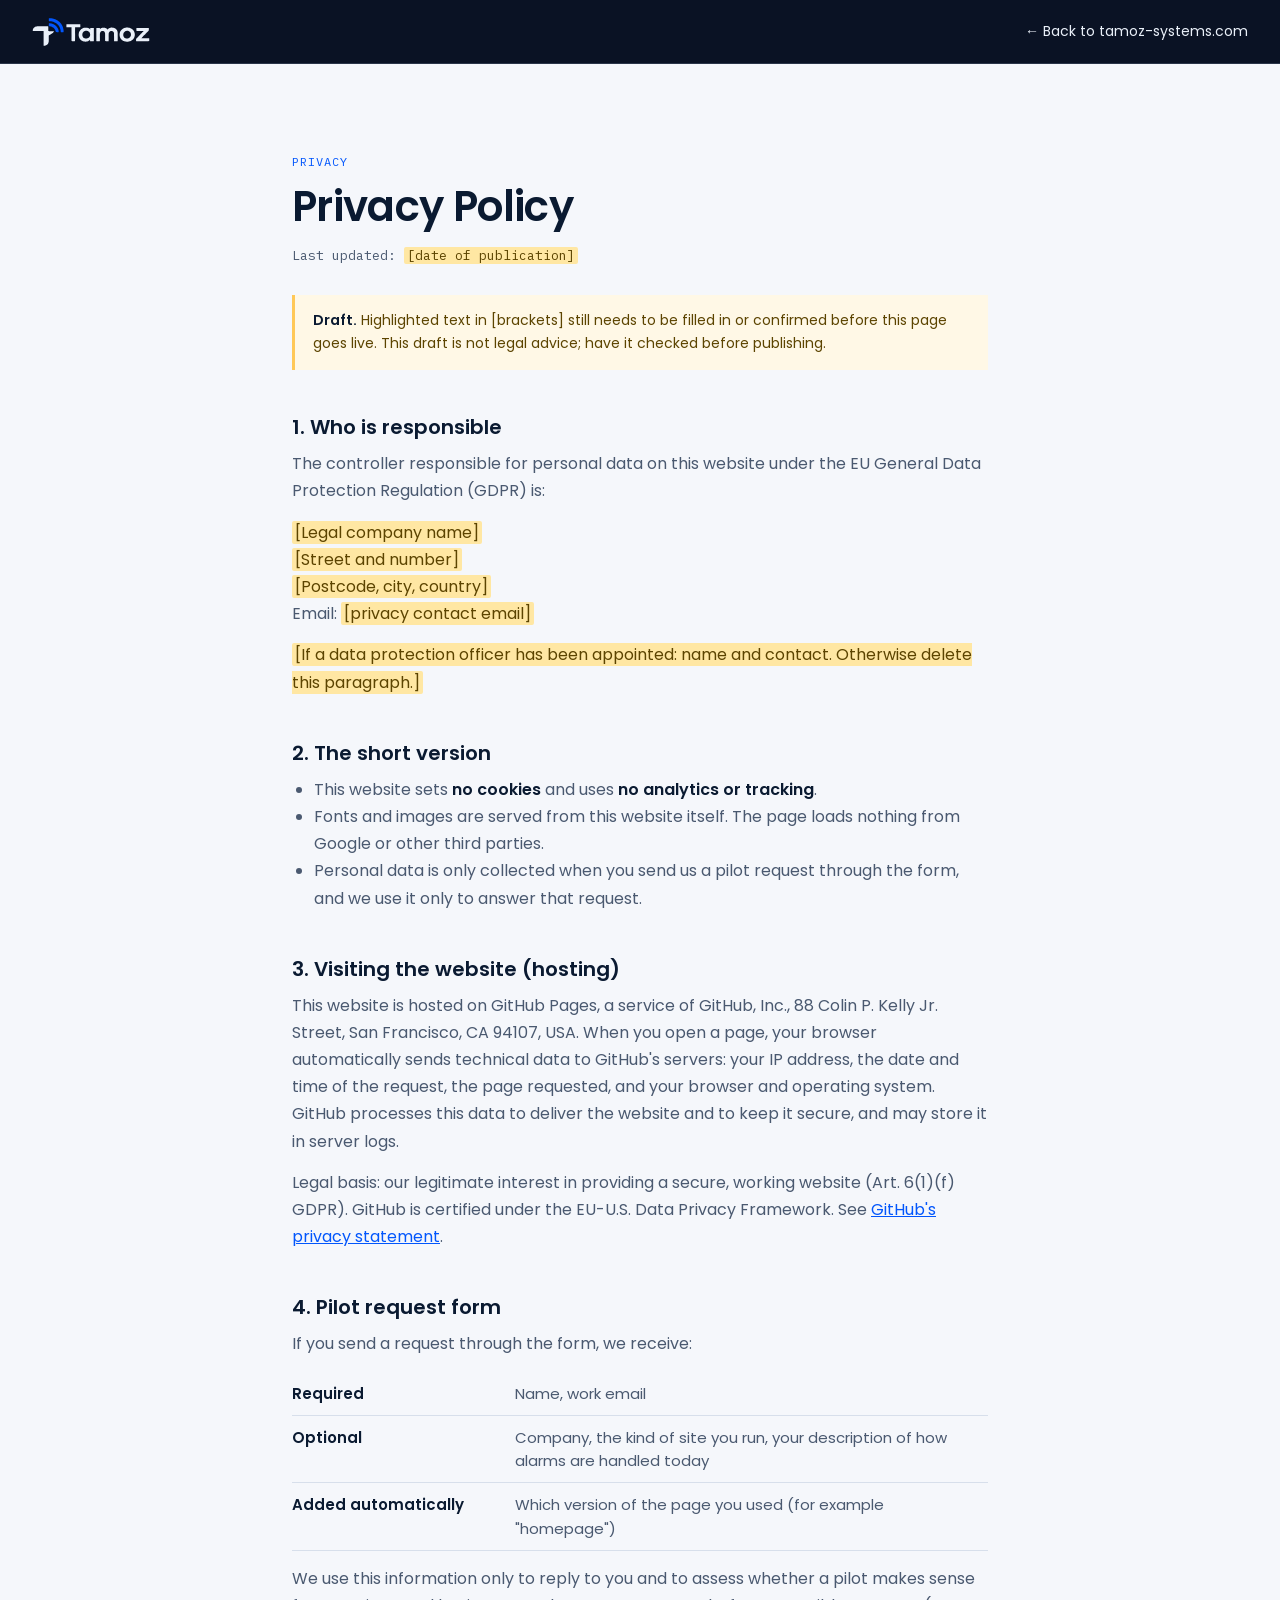
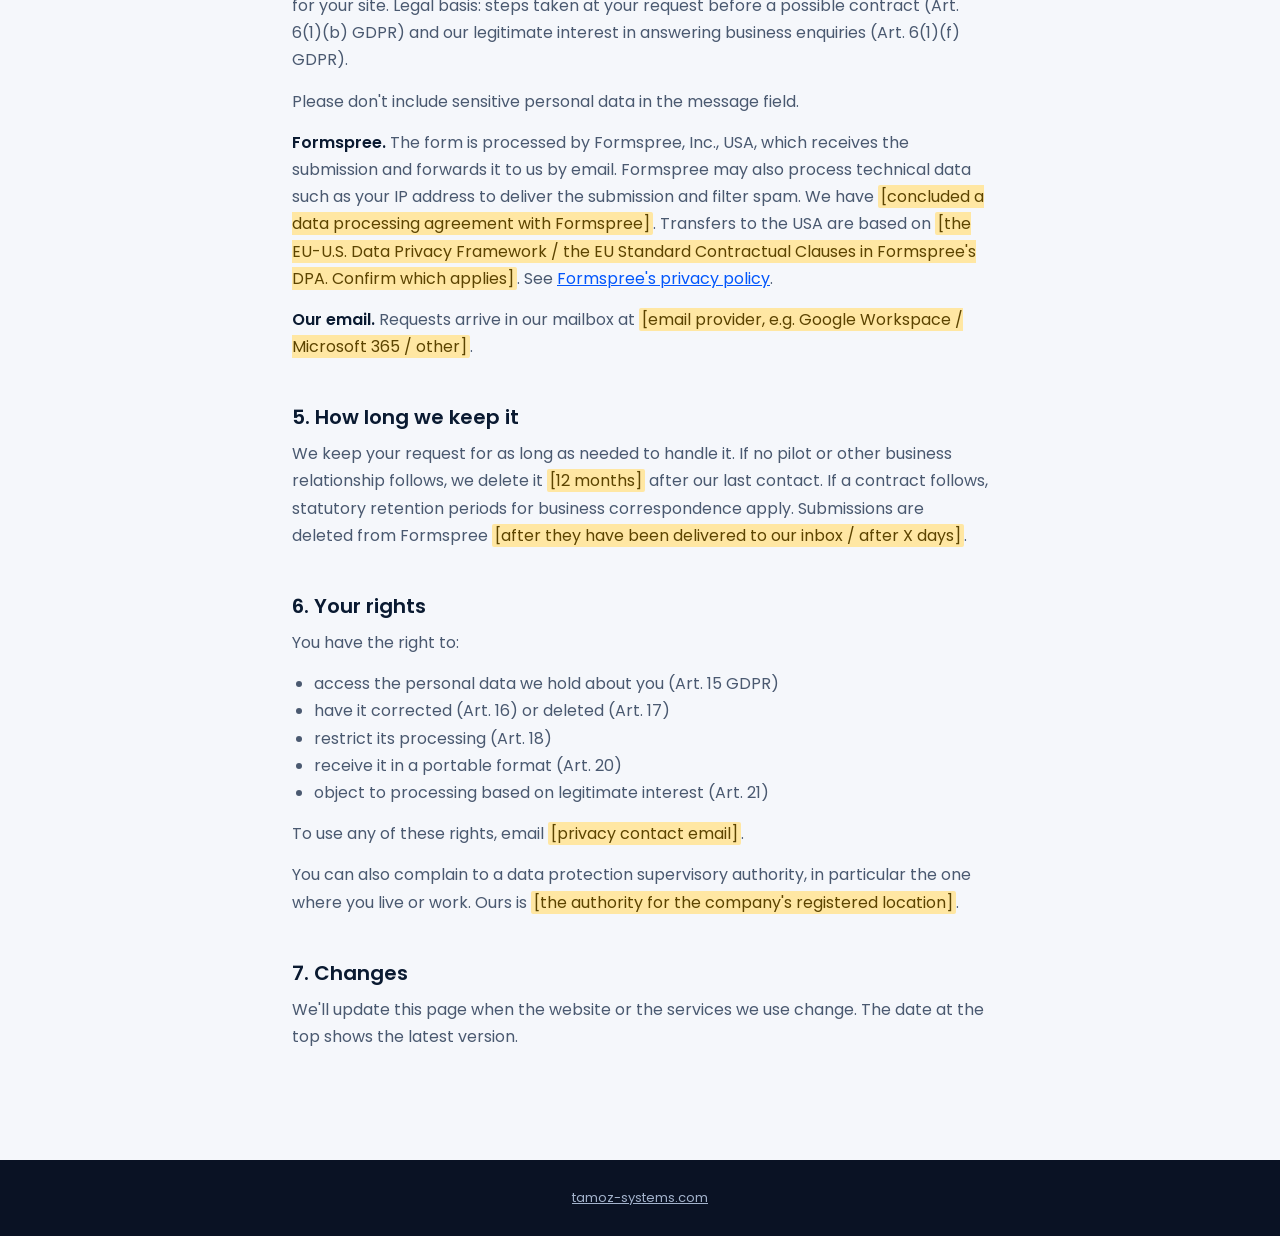
<file: privacy.html>
<!doctype html>
<html lang="en">
<head>
<meta charset="utf-8">
<meta name="viewport" content="width=device-width,initial-scale=1">
<title>Privacy Policy – Tamoz</title>
<meta name="description" content="How Tamoz handles personal data on tamoz-systems.com: hosting on GitHub Pages and pilot requests sent through Formspree. No cookies, no analytics.">
<!-- DRAFT: remove noindex once every [placeholder] is filled and the text has been checked. -->
<meta name="robots" content="noindex">
<link rel="canonical" href="https://tamoz-systems.com/privacy">
<link rel="icon" href="/favicon.ico" sizes="32x32">
<link rel="icon" href="/img/icon-192.png" type="image/png" sizes="192x192">
<link rel="apple-touch-icon" href="/img/apple-touch-icon.png">
<link rel="stylesheet" href="/fonts/fonts.css">
<style>
:root{
  --night:#0a1224;--ink:#eaf0f9;--muted:#a3b2cb;--hair:rgba(190,208,235,.18);
  --blue:#0256fc;--blue-lite:#8fb7ff;--logo-navy:#0a1a31;--paper:#f5f7fb;--slate:#4a5970;--rule:#d7dfeb;
  --lede:"Poppins","Helvetica Neue",Arial,sans-serif;--data:"IBM Plex Mono",ui-monospace,Menlo,Consolas,monospace;
}
*{box-sizing:border-box}
body{margin:0;background:var(--paper);color:var(--logo-navy);font-family:var(--lede)}
.bar{display:flex;align-items:center;justify-content:space-between;gap:24px;height:64px;padding:0 max(32px,env(safe-area-inset-left,0px));background:var(--night);border-bottom:1px solid var(--hair)}
.logo{display:block;color:var(--ink);line-height:0}
.logo svg{width:118px;height:28px}
.bar a.back{color:var(--ink);font-size:14px;text-decoration:none}
.bar a:focus-visible,main a:focus-visible{outline:2px solid var(--blue-lite);outline-offset:3px;border-radius:2px}
main{max-width:760px;margin:0 auto;padding:clamp(48px,7vw,88px) 32px 96px}
.eyebrow{margin:0 0 12px;font-family:var(--data);font-size:12px;letter-spacing:.09em;text-transform:uppercase;color:var(--blue)}
h1{margin:0;font-weight:600;font-size:clamp(30px,5vw,42px);line-height:1.1;letter-spacing:-.015em}
h2{margin:44px 0 10px;font-weight:600;font-size:20px;line-height:1.3}
p,li{font-size:16px;line-height:1.7;color:var(--slate)}
p{margin:0 0 14px}
ul{margin:0 0 14px;padding-left:22px}
strong{color:var(--logo-navy);font-weight:600}
a{color:var(--blue)}
.updated{margin-top:14px;font-family:var(--data);font-size:13px}
.draft{margin:28px 0 0;padding:14px 18px;border-left:3px solid #ffc857;background:#fff8e6;color:#5c4400;font-size:14px}
mark{background:#ffe7a3;color:#5c4400;padding:0 3px;border-radius:2px}
table{width:100%;border-collapse:collapse;margin:6px 0 14px;font-size:15px}
th,td{text-align:left;vertical-align:top;padding:10px 12px 10px 0;border-bottom:1px solid var(--rule);color:var(--slate);line-height:1.55}
th{color:var(--logo-navy);font-weight:600;width:32%}
footer{background:var(--night);color:var(--muted);font-size:13px;padding:28px 32px;text-align:center}
footer a{color:var(--muted)}
@media (max-width:600px){main{padding-inline:16px}.bar{padding-inline:16px}th{width:40%}}
</style>
</head>
<body>
<svg width="0" height="0" style="position:absolute" aria-hidden="true"><symbol id="tamoz-logo" viewBox="0 0 5429 1301"><path fill="currentColor" fill-rule="evenodd" d="M 1581.445 288.956 C 1580.315 289.415, 1578.007 291.367, 1576.315 293.294 L 1573.239 296.797 1572.483 341.648 C 1571.539 397.597, 1572.142 421.761, 1574.575 425.474 C 1578.710 431.785, 1571.316 431.396, 1695.109 431.821 C 1757.044 432.034, 1808.270 432.549, 1808.944 432.966 C 1810.257 433.777, 1810.798 969.648, 1809.525 1008 C 1808.666 1033.883, 1810.122 1068.550, 1812.237 1072.555 C 1815.474 1078.686, 1812.638 1078.465, 1892.141 1078.806 C 1972.578 1079.151, 1970.136 1079.330, 1973.684 1072.829 C 1975.425 1069.637, 1975.521 1056.379, 1976 751.713 C 1976.428 479.613, 1976.703 433.802, 1977.911 433.055 C 1978.687 432.575, 2030.967 432.029, 2094.088 431.842 C 2208.706 431.500, 2208.858 431.497, 2211.677 429.408 C 2213.230 428.257, 2215.563 425.782, 2216.863 423.908 L 2219.226 420.500 2218.747 359.460 C 2218.232 293.757, 2218.365 295.355, 2212.997 290.498 C 2210.802 288.511, 2209.129 288.499, 1897.145 288.311 C 1724.640 288.207, 1582.575 288.497, 1581.445 288.956 M 193.500 390.174 C 189.650 390.671, 182.450 391.767, 177.500 392.611 C 172.550 393.455, 165.899 394.558, 162.719 395.063 C 159.540 395.568, 155.625 396.660, 154.019 397.490 C 152.413 398.321, 149.934 399, 148.510 399 C 147.086 399, 144.251 399.836, 142.210 400.858 C 140.170 401.880, 137.150 403.035, 135.500 403.425 C 133.850 403.815, 126.488 407.141, 119.139 410.817 C 100.691 420.045, 98.772 421.117, 95.084 424.250 C 93.303 425.762, 91.306 427, 90.646 427 C 85.486 427, 44 468.053, 44 473.160 C 44 473.706, 42.586 475.568, 40.857 477.297 C 39.129 479.025, 37.052 482.024, 36.243 483.961 C 35.433 485.898, 33.698 488.759, 32.386 490.318 C 31.074 491.878, 30 493.931, 30 494.882 C 30 495.833, 28.899 498.104, 27.552 499.929 C 26.206 501.754, 24.798 504.642, 24.424 506.347 C 24.049 508.052, 22.634 511.203, 21.279 513.350 C 19.666 515.905, 18.986 518.147, 19.310 519.843 C 19.625 521.487, 19.111 523.315, 17.903 524.851 C 16.683 526.402, 16 528.859, 16 531.701 C 16 534.138, 15.467 537.114, 14.816 538.316 C 12.238 543.071, 8.886 568.945, 8.906 583.939 C 8.922 595.584, 9.070 596.525, 11.230 598.684 L 13.536 600.991 260.595 601.030 C 480.130 601.065, 507.896 601.239, 509.827 602.591 L 512 604.113 512 943.606 C 512 1306.973, 511.716 1285.802, 516.648 1290.131 C 517.666 1291.025, 520.075 1291.990, 522 1292.275 C 527.235 1293.050, 555.560 1291.161, 563 1289.540 C 566.575 1288.762, 571.460 1287.859, 573.855 1287.534 C 576.250 1287.209, 579.406 1286.324, 580.868 1285.568 C 582.330 1284.812, 585.755 1283.859, 588.479 1283.451 C 591.203 1283.042, 594.797 1281.876, 596.466 1280.858 C 598.135 1279.840, 600.637 1279.006, 602.027 1279.004 C 603.418 1279.002, 605.443 1278.414, 606.527 1277.698 C 607.612 1276.982, 611.769 1275.107, 615.764 1273.533 C 619.760 1271.959, 623.527 1270.070, 624.137 1269.335 C 624.746 1268.601, 625.886 1268, 626.670 1268 C 627.453 1268, 631.374 1266.200, 635.382 1264 C 639.391 1261.800, 643.365 1260, 644.213 1260 C 645.061 1260, 646.343 1259.292, 647.061 1258.427 C 647.779 1257.562, 650.196 1255.926, 652.433 1254.792 C 654.670 1253.659, 657.941 1251.554, 659.702 1250.115 C 661.464 1248.677, 665.488 1245.475, 668.646 1243 C 688.814 1227.193, 713.219 1199.068, 723.315 1180 C 724.917 1176.975, 726.791 1173.825, 727.479 1173 C 728.168 1172.175, 729.045 1170.186, 729.428 1168.579 C 729.811 1166.972, 730.996 1164.549, 732.062 1163.194 C 733.128 1161.839, 734 1159.869, 734 1158.815 C 734 1157.762, 734.707 1155.533, 735.572 1153.861 C 740.118 1145.069, 746.593 1122.921, 749.417 1106.500 C 752.965 1085.869, 753.020 1082.988, 752.418 947.337 C 751.768 800.939, 751.397 811.097, 757.500 808.330 C 759.150 807.582, 761.175 806.527, 762 805.984 C 762.825 805.442, 764.625 804.522, 766 803.938 C 767.375 803.355, 771.200 801.358, 774.500 799.500 C 777.800 797.642, 782.802 795.002, 785.615 793.633 C 788.429 792.264, 791.002 790.437, 791.334 789.572 C 791.696 788.629, 793.130 788, 794.919 788 C 796.723 788, 798.283 787.309, 798.869 786.250 C 799.402 785.288, 801.444 783.600, 803.407 782.500 C 811.310 778.072, 828.653 767.654, 831 765.924 C 833.394 764.161, 851.418 753.244, 860.594 748 C 865.812 745.019, 874.014 739.389, 879.388 735.102 C 881.526 733.396, 883.681 732, 884.176 732 C 884.672 732, 886.951 730.200, 889.240 728 C 891.530 725.800, 893.947 724, 894.612 724 C 895.277 724, 899.349 721.155, 903.660 717.678 C 907.972 714.201, 914.054 709.364, 917.176 706.928 C 926.444 699.698, 951.225 676.684, 959.142 667.956 C 963.189 663.494, 970.649 655.594, 975.721 650.399 C 987.256 638.586, 990.075 633.938, 990.741 625.635 C 991.220 619.665, 991.085 619.167, 988.046 615.706 C 986.114 613.505, 983.591 611.830, 981.674 611.477 C 978.754 610.939, 900.559 610.398, 781.500 610.092 C 755.100 610.025, 732.892 609.584, 732.149 609.113 C 731.033 608.406, 730.711 590.152, 730.302 504.455 L 729.806 400.653 727.404 396.847 C 726.082 394.754, 723.219 392.132, 721.040 391.021 C 717.094 389.008, 716.116 389.001, 458.790 389.136 C 311.925 389.213, 197.480 389.661, 193.500 390.174 M 4379 444.992 C 4374.875 445.449, 4364.525 446.328, 4356 446.944 C 4347.475 447.560, 4337.350 448.702, 4333.500 449.481 C 4329.650 450.260, 4323.372 451.191, 4319.549 451.550 C 4315.726 451.909, 4311.451 452.650, 4310.049 453.198 C 4308.647 453.746, 4304.125 454.781, 4300 455.499 C 4295.875 456.217, 4291.150 457.251, 4289.500 457.797 C 4287.850 458.343, 4284.250 459.552, 4281.500 460.482 C 4278.750 461.413, 4274.528 462.522, 4272.117 462.949 C 4269.707 463.375, 4267.324 464.456, 4266.823 465.353 C 4266.199 466.467, 4264.696 466.935, 4262.066 466.831 C 4259.468 466.730, 4257.331 467.381, 4255.476 468.840 C 4253.966 470.028, 4251.786 471, 4250.631 471 C 4249.476 471, 4246.050 472.192, 4243.016 473.649 C 4239.982 475.106, 4236.150 476.851, 4234.500 477.527 C 4232.850 478.203, 4225.782 481.511, 4218.792 484.878 C 4211.803 488.245, 4205.439 491, 4204.649 491 C 4203.860 491, 4202.947 491.695, 4202.621 492.545 C 4202.295 493.395, 4200.334 494.790, 4198.264 495.645 C 4194.600 497.158, 4191.936 498.951, 4180.280 507.750 C 4177.184 510.087, 4174.233 512, 4173.722 512 C 4173.212 512, 4169.750 514.587, 4166.030 517.750 C 4158.545 524.113, 4157.597 524.893, 4150.453 530.565 C 4140.365 538.575, 4112.994 568.034, 4106.380 578 C 4104.008 581.575, 4098.822 589.225, 4094.857 595 C 4078.195 619.267, 4067.504 641.560, 4058.172 671.500 C 4049.961 697.844, 4049.067 701.155, 4047.924 709.484 C 4047.321 713.876, 4046.649 717.759, 4046.429 718.114 C 4045.223 720.066, 4043.003 760.715, 4043.022 780.500 C 4043.061 820.871, 4048.198 853.114, 4060.121 887.813 C 4062.329 894.241, 4064.511 900.975, 4064.969 902.778 C 4065.427 904.581, 4066.242 906.606, 4066.779 907.278 C 4067.316 907.950, 4068.097 909.625, 4068.515 911 C 4068.933 912.375, 4070.113 914.573, 4071.138 915.885 C 4072.162 917.197, 4073 919.264, 4073 920.480 C 4073 921.695, 4073.900 923.505, 4075 924.500 C 4076.100 925.495, 4077 926.847, 4077 927.504 C 4077 929.100, 4083.745 941.803, 4086.395 945.198 C 4087.553 946.681, 4090.300 950.877, 4092.500 954.522 C 4094.700 958.167, 4098.104 963.253, 4100.065 965.825 C 4102.025 968.396, 4105.272 972.945, 4107.279 975.934 C 4116.634 989.863, 4156.698 1026.837, 4177 1040.279 C 4178.375 1041.190, 4181.300 1043.192, 4183.500 1044.729 C 4185.700 1046.266, 4188.625 1048.095, 4190 1048.794 C 4191.375 1049.492, 4194.975 1051.592, 4198 1053.459 C 4208.969 1060.230, 4236.088 1073.255, 4239.651 1073.464 C 4240.833 1073.533, 4242.508 1074.177, 4243.372 1074.894 C 4244.236 1075.611, 4246.419 1076.555, 4248.222 1076.991 C 4250.025 1077.428, 4255.931 1079.395, 4261.346 1081.362 C 4303.053 1096.512, 4368.115 1103.752, 4420.500 1099.072 C 4464.767 1095.117, 4488.747 1090.693, 4516 1081.454 C 4521.775 1079.496, 4529.650 1076.839, 4533.500 1075.549 C 4547.682 1070.799, 4556.970 1067.250, 4559.418 1065.646 C 4560.799 1064.741, 4562.233 1064, 4562.604 1064 C 4564.198 1064, 4589.220 1050.799, 4595.603 1046.590 C 4597.196 1045.539, 4600.075 1043.699, 4602 1042.500 C 4607.620 1039, 4610.217 1037.201, 4615 1033.496 C 4617.475 1031.579, 4621.250 1028.838, 4623.388 1027.405 C 4634.830 1019.740, 4660.719 996.164, 4671.540 983.556 C 4674.818 979.736, 4679.188 974.827, 4681.250 972.647 C 4683.313 970.466, 4685 968.133, 4685 967.463 C 4685 966.793, 4685.721 965.647, 4686.601 964.916 C 4688.299 963.507, 4695 953.430, 4695 952.285 C 4695 951.914, 4696.228 950.328, 4697.729 948.761 C 4699.230 947.194, 4701.368 944.166, 4702.479 942.033 C 4704.544 938.068, 4708.205 931.634, 4712.454 924.500 C 4718.214 914.831, 4728.135 892.549, 4730.042 885 C 4730.528 883.075, 4731.843 879.717, 4732.963 877.539 C 4734.083 875.360, 4735 872.546, 4735 871.285 C 4735 870.024, 4735.900 867.314, 4737 865.261 C 4738.100 863.209, 4739 860.622, 4739 859.512 C 4739 858.402, 4739.900 854.346, 4741 850.500 C 4742.100 846.654, 4743 841.847, 4743 839.818 C 4743 837.790, 4743.524 834.863, 4744.165 833.315 C 4745.380 830.380, 4746.251 824.337, 4747.889 807.500 C 4748.424 802, 4749.331 795.475, 4749.906 793 C 4751.451 786.348, 4751.227 761.356, 4749.533 751.250 C 4748.726 746.438, 4747.826 738.450, 4747.533 733.500 C 4746.986 724.235, 4746.523 721.257, 4743.105 705 C 4739.365 687.206, 4737.934 681.744, 4736.467 679.649 C 4735.660 678.497, 4735 676.287, 4735 674.738 C 4735 673.188, 4734.155 670.251, 4733.122 668.210 C 4732.089 666.170, 4730.933 663.058, 4730.552 661.295 C 4730.172 659.532, 4728.276 654.357, 4726.340 649.795 C 4724.403 645.233, 4722.561 640.600, 4722.246 639.500 C 4721.715 637.644, 4713.180 621.387, 4710.959 618 C 4710.417 617.175, 4709.053 614.700, 4707.926 612.500 C 4704.230 605.281, 4702.109 601.679, 4699.033 597.396 C 4697.365 595.073, 4696 592.674, 4696 592.064 C 4696 591.454, 4694.200 589.003, 4692 586.616 C 4689.800 584.229, 4688 582.009, 4688 581.683 C 4688 579.969, 4681.653 572.185, 4671.371 561.289 C 4665.034 554.572, 4658.965 547.953, 4657.884 546.580 C 4654.773 542.625, 4633.143 524.641, 4620.504 515.500 C 4617.462 513.300, 4611.623 509.025, 4607.529 506 C 4598.039 498.989, 4591.623 495, 4589.832 495 C 4589.058 495, 4586.866 493.668, 4584.962 492.041 C 4583.058 490.413, 4581.076 489.063, 4580.559 489.041 C 4579.575 488.998, 4561.204 480.392, 4554.802 476.974 C 4552.768 475.888, 4550.518 474.997, 4549.802 474.994 C 4549.086 474.990, 4547.179 474.299, 4545.564 473.457 C 4540.396 470.762, 4501.342 457.997, 4498.291 458.005 C 4497.306 458.008, 4494.475 457.375, 4492 456.600 C 4485.321 454.507, 4474.298 452.216, 4467.500 451.509 C 4464.200 451.165, 4458.350 450.262, 4454.500 449.501 C 4448.274 448.271, 4433.891 446.712, 4417.195 445.458 C 4403.622 444.438, 4385.936 444.222, 4379 444.992 M 3656.500 447.115 C 3651.550 447.580, 3645.475 448.414, 3643 448.969 C 3640.525 449.524, 3634.450 450.444, 3629.500 451.013 C 3624.550 451.582, 3619.375 452.461, 3618 452.967 C 3616.625 453.473, 3612.821 454.413, 3609.547 455.056 C 3606.273 455.700, 3602.223 456.802, 3600.547 457.505 C 3598.871 458.209, 3594.125 459.794, 3590 461.029 C 3585.875 462.263, 3581.150 463.847, 3579.500 464.549 C 3577.850 465.251, 3573.575 467.070, 3570 468.591 C 3566.425 470.112, 3562.825 471.856, 3562 472.468 C 3561.175 473.079, 3558.925 474.375, 3557 475.349 C 3550.656 478.556, 3544.129 482.435, 3537.266 487.075 C 3533.545 489.591, 3528.700 492.799, 3526.500 494.203 C 3516.260 500.737, 3497.398 519.475, 3487.194 533.250 C 3484.852 536.413, 3482.299 539, 3481.522 539 C 3480.745 539, 3477.207 535.288, 3473.660 530.750 C 3466.476 521.558, 3441.968 497.914, 3435 493.452 C 3432.525 491.867, 3428.413 488.867, 3425.861 486.785 C 3423.310 484.703, 3420.515 483, 3419.650 483 C 3418.785 483, 3417.215 482.073, 3416.159 480.941 C 3413.610 478.204, 3393.386 467, 3390.997 467 C 3389.963 467, 3388.862 466.585, 3388.549 466.079 C 3387.915 465.053, 3382.545 463.069, 3373.500 460.519 C 3370.200 459.589, 3366.150 458.378, 3364.500 457.828 C 3358.303 455.764, 3345.162 452.905, 3335.500 451.520 C 3330 450.732, 3322.575 449.626, 3319 449.063 C 3301.058 446.239, 3249.461 449.097, 3237.730 453.564 C 3235.656 454.354, 3232.826 455, 3231.440 455 C 3230.054 455, 3227.156 455.900, 3225 457 C 3222.844 458.100, 3220.268 459, 3219.275 459 C 3218.282 459, 3215.902 459.840, 3213.985 460.867 C 3212.068 461.893, 3208.962 463.071, 3207.083 463.483 C 3205.204 463.895, 3202.279 465.078, 3200.583 466.112 C 3198.887 467.146, 3196.557 467.994, 3195.405 467.996 C 3194.253 467.998, 3192.519 468.874, 3191.551 469.943 C 3190.584 471.012, 3188.550 472.160, 3187.031 472.493 C 3185.513 472.827, 3183.373 473.936, 3182.276 474.958 C 3181.179 475.980, 3178.530 477.775, 3176.391 478.948 C 3170.925 481.943, 3166.025 485.409, 3162.362 488.869 C 3160.636 490.499, 3157.486 492.933, 3155.362 494.276 C 3151.536 496.696, 3147.986 500.324, 3138.692 511.315 C 3130.470 521.038, 3130.284 520.666, 3130.090 494.068 C 3129.927 471.814, 3129.381 469.181, 3123.986 464.642 L 3121.211 462.307 3051.356 461.592 C 3012.935 461.198, 2979.475 461.193, 2977 461.579 C 2971.541 462.431, 2965.403 465.377, 2964.135 467.753 C 2963.568 468.817, 2963.072 586.631, 2962.866 769 C 2962.546 1053.123, 2962.619 1068.666, 2964.285 1071.741 C 2968.182 1078.930, 2962.974 1078.500, 3046.099 1078.500 C 3130.214 1078.500, 3122.816 1079.197, 3127.065 1070.872 C 3128.850 1067.374, 3128.900 1061.560, 3128.468 909.872 C 3128.040 760.055, 3128.410 730.203, 3130.882 715 C 3132.717 703.711, 3134.907 693.377, 3136.286 689.500 C 3137.068 687.300, 3138.019 683.814, 3138.399 681.754 C 3139.599 675.240, 3150.603 654.785, 3156.825 647.500 C 3171.823 629.941, 3179.183 624.072, 3197 615.462 C 3210.978 608.707, 3211.949 608.328, 3218.500 607.057 C 3221.800 606.417, 3226.799 605.191, 3229.608 604.332 C 3236.118 602.343, 3277.097 602.697, 3279.161 604.761 C 3279.842 605.442, 3282.494 606, 3285.054 606 C 3288.632 606, 3290.331 606.578, 3292.405 608.500 C 3294.023 609.999, 3296.291 611, 3298.071 611 C 3299.704 611, 3302.943 612.207, 3305.270 613.682 C 3307.596 615.157, 3311.300 617.078, 3313.500 617.950 C 3322.591 621.555, 3336.778 634.243, 3345.015 646.135 C 3350.810 654.501, 3362 677.478, 3362 681.011 C 3362 682.093, 3362.913 685.346, 3364.029 688.239 C 3365.145 691.133, 3366.966 699.350, 3368.076 706.500 C 3370.050 719.222, 3370.088 723.238, 3369.822 894.523 C 3369.552 1068.826, 3369.559 1069.561, 3371.580 1073.021 C 3375.250 1079.304, 3371.505 1079.041, 3453.045 1078.758 C 3523.317 1078.515, 3527.750 1078.395, 3530.378 1076.672 C 3536.256 1072.820, 3535.936 1082.909, 3535.950 900.857 C 3535.958 800.051, 3536.350 729.517, 3536.936 723.484 C 3538.084 711.657, 3540.442 697.597, 3541.937 693.666 C 3542.522 692.128, 3543 689.999, 3543 688.935 C 3543 687.132, 3551.597 668.885, 3557.817 657.486 C 3564.207 645.776, 3582.040 627.739, 3593.294 621.604 C 3604.540 615.473, 3613.803 611.294, 3618 610.457 C 3619.925 610.073, 3622.715 609.138, 3624.200 608.380 C 3625.686 607.621, 3628.745 607, 3631 607 C 3633.255 607, 3636.497 606.277, 3638.206 605.393 C 3642.548 603.148, 3682.055 602.458, 3689.500 604.497 C 3695.980 606.272, 3705.679 608.885, 3709.554 609.901 C 3720.897 612.873, 3742.729 626.596, 3751.598 636.329 C 3762.784 648.603, 3777 672.802, 3777 679.568 C 3777 680.960, 3777.686 683.426, 3778.524 685.047 C 3779.362 686.668, 3780.708 692.383, 3781.514 697.747 C 3782.320 703.111, 3783.487 709.525, 3784.106 712 C 3784.911 715.215, 3785.367 766.907, 3785.702 892.965 C 3786.217 1086.675, 3785.734 1073.163, 3792.267 1076.733 C 3795.278 1078.379, 3800.678 1078.498, 3871 1078.474 C 3954.757 1078.446, 3950.844 1078.762, 3954.024 1071.757 C 3955.911 1067.600, 3955.956 1063.275, 3955.944 887 C 3955.936 763.921, 3955.586 703.160, 3954.843 696 C 3954.243 690.225, 3953.625 683.475, 3953.470 681 C 3953.314 678.525, 3952.713 673.125, 3952.135 669 C 3951.557 664.875, 3950.626 658.011, 3950.066 653.747 C 3949.506 649.483, 3948.424 644.758, 3947.662 643.247 C 3946.899 641.736, 3946.035 638.615, 3945.741 636.310 C 3945.447 634.006, 3944.485 630.674, 3943.603 628.906 C 3942.721 627.139, 3941.990 624.749, 3941.978 623.596 C 3941.966 622.443, 3941.024 619.475, 3939.884 617 C 3938.745 614.525, 3937.221 610.475, 3936.499 608 C 3933.488 597.680, 3922.341 572.947, 3920.067 571.542 C 3919.565 571.231, 3918.871 569.689, 3918.525 568.114 C 3918.179 566.539, 3916.795 564.216, 3915.448 562.951 C 3914.102 561.686, 3913 560.136, 3913 559.506 C 3913 558.278, 3906.860 549.422, 3902.595 544.500 C 3901.165 542.850, 3897.915 538.800, 3895.371 535.500 C 3884.698 521.653, 3862.229 501.578, 3846.121 491.500 C 3845.242 490.950, 3843.445 489.712, 3842.127 488.750 C 3840.809 487.788, 3838.999 487, 3838.106 487 C 3837.212 487, 3835.919 486.100, 3835.232 485 C 3834.545 483.900, 3833.500 483, 3832.910 483 C 3832.319 483, 3829.149 481.425, 3825.865 479.500 C 3822.580 477.575, 3819.305 476, 3818.586 476 C 3817.867 476, 3815.621 474.875, 3813.595 473.500 C 3811.569 472.125, 3809.144 470.997, 3808.206 470.993 C 3807.268 470.990, 3805.150 470.093, 3803.500 469 C 3801.850 467.907, 3799.723 467.010, 3798.774 467.007 C 3797.825 467.003, 3795.575 466.102, 3793.774 465.004 C 3791.973 463.906, 3789.093 463.006, 3787.372 463.004 C 3785.652 463.002, 3783.695 462.337, 3783.022 461.526 C 3782.349 460.716, 3780.157 459.774, 3778.150 459.433 C 3776.142 459.092, 3771.800 458.010, 3768.500 457.028 C 3754.715 452.926, 3744.920 451.257, 3712.500 447.485 C 3699.420 445.963, 3670.784 445.774, 3656.500 447.115 M 2452.500 449.057 C 2450.300 449.512, 2445.125 449.928, 2441 449.980 C 2431.999 450.094, 2408.626 453.222, 2397 455.868 C 2388.386 457.829, 2370.668 462.670, 2365 464.613 C 2362.525 465.461, 2358.898 466.494, 2356.941 466.909 C 2354.983 467.323, 2352.058 468.350, 2350.441 469.192 C 2348.823 470.034, 2345.925 471.283, 2344 471.968 C 2342.075 472.652, 2338.803 473.841, 2336.728 474.609 C 2331.419 476.574, 2310.816 486.938, 2308.950 488.582 C 2308.098 489.333, 2305.623 490.581, 2303.450 491.355 C 2301.278 492.129, 2297.025 494.388, 2294 496.375 C 2283.095 503.538, 2271.720 511.577, 2266.941 515.500 C 2264.261 517.700, 2259.342 521.750, 2256.010 524.500 C 2250.297 529.215, 2222.603 556.861, 2214.996 565.444 C 2208.306 572.991, 2190 599.376, 2190 601.470 C 2190 602.141, 2189.100 603.505, 2188 604.500 C 2186.900 605.495, 2186 607.070, 2186 608 C 2186 608.930, 2185.126 610.481, 2184.057 611.449 C 2182.988 612.416, 2181.828 614.506, 2181.480 616.092 C 2181.131 617.679, 2180.488 619.199, 2180.050 619.469 C 2179.612 619.740, 2178.021 622.557, 2176.515 625.731 C 2175.008 628.904, 2172.701 633.629, 2171.388 636.232 C 2170.075 638.834, 2169 641.586, 2169 642.347 C 2169 643.108, 2168.084 644.895, 2166.964 646.318 C 2165.845 647.742, 2164.099 651.290, 2163.086 654.203 C 2162.072 657.116, 2160.048 662.875, 2158.589 667 C 2155.690 675.190, 2150.463 695.274, 2148.958 704 C 2139.590 758.333, 2139.168 806.230, 2147.673 850 C 2150.643 865.282, 2151.714 869.576, 2153.337 872.700 C 2154.252 874.461, 2155 877.471, 2155 879.391 C 2155 881.311, 2155.397 883.127, 2155.883 883.427 C 2156.368 883.727, 2158.214 888.591, 2159.986 894.236 C 2161.757 899.881, 2163.835 905.694, 2164.603 907.154 C 2165.372 908.614, 2166 910.550, 2166 911.456 C 2166 913.002, 2167.712 916.754, 2172.181 925 C 2173.224 926.925, 2175.137 930.768, 2176.433 933.540 C 2177.729 936.312, 2179.512 939.180, 2180.395 939.912 C 2181.278 940.645, 2182 942.432, 2182 943.882 C 2182 945.436, 2182.821 947.032, 2184 947.768 C 2185.100 948.455, 2186 950.086, 2186 951.393 C 2186 952.825, 2186.994 954.421, 2188.500 955.408 C 2189.875 956.309, 2191 957.977, 2191 959.115 C 2191 960.253, 2191.924 962.380, 2193.054 963.842 C 2199.308 971.937, 2201 974.373, 2201 975.280 C 2201 975.832, 2202.355 977.683, 2204.010 979.392 C 2205.666 981.102, 2208.642 984.525, 2210.624 987 C 2223.219 1002.727, 2257.284 1034.238, 2274.168 1045.778 C 2282.092 1051.194, 2285.204 1053.013, 2287.552 1053.602 C 2288.928 1053.948, 2290.507 1055.078, 2291.062 1056.115 C 2291.616 1057.152, 2293.110 1058, 2294.380 1058 C 2295.651 1058, 2297.505 1058.900, 2298.500 1060 C 2299.495 1061.100, 2301.028 1062.008, 2301.905 1062.017 C 2302.782 1062.026, 2305.750 1063.369, 2308.500 1065 C 2311.250 1066.631, 2314.218 1067.974, 2315.095 1067.983 C 2315.972 1067.992, 2317.497 1068.891, 2318.482 1069.980 C 2319.468 1071.070, 2321.900 1072.257, 2323.887 1072.619 C 2325.874 1072.981, 2329.075 1074.066, 2331 1075.029 C 2335.043 1077.053, 2337.051 1077.789, 2354 1083.460 C 2372.611 1089.687, 2375.668 1090.448, 2394.500 1093.551 C 2419.592 1097.686, 2428.438 1098.350, 2459 1098.396 C 2490.928 1098.444, 2500.071 1097.671, 2525 1092.818 C 2530.775 1091.694, 2537.300 1090.452, 2539.500 1090.059 C 2541.700 1089.666, 2546.200 1088.432, 2549.500 1087.316 C 2552.800 1086.201, 2558.650 1084.268, 2562.500 1083.020 C 2566.350 1081.772, 2574.516 1078.558, 2580.647 1075.876 C 2586.778 1073.194, 2592.120 1071, 2592.517 1071 C 2594.973 1071, 2620.019 1055.147, 2629.500 1047.591 C 2633.350 1044.523, 2638.918 1040.154, 2641.874 1037.883 C 2644.830 1035.612, 2652.103 1029.063, 2658.037 1023.331 C 2667.782 1013.915, 2671.137 1011.874, 2669.391 1016.422 C 2669.053 1017.304, 2669.233 1018.582, 2669.790 1019.263 C 2670.414 1020.024, 2670.803 1029.919, 2670.802 1045 C 2670.800 1070.270, 2671.171 1073.060, 2674.992 1076.500 C 2677.175 1078.465, 2678.607 1078.500, 2756.857 1078.480 C 2800.661 1078.469, 2837.770 1078.115, 2839.323 1077.693 C 2841.391 1077.131, 2842.727 1075.666, 2844.323 1072.213 L 2846.500 1067.500 2846.752 770.500 C 2846.991 489.193, 2846.912 473.319, 2845.252 470.071 C 2841.095 461.935, 2847.201 462.500, 2763.474 462.500 L 2689.096 462.500 2685.158 466.345 C 2681.364 470.051, 2681.199 470.486, 2680.625 478.345 C 2679.673 491.393, 2679.461 526.382, 2680.327 527.750 C 2680.762 528.438, 2680.840 529.450, 2680.500 530 C 2679.435 531.723, 2677.293 531.097, 2675.645 528.582 C 2672.070 523.126, 2645.767 499, 2643.393 499 C 2642.973 499, 2641.700 498.139, 2640.564 497.087 C 2639.429 496.035, 2636.271 493.997, 2633.547 492.558 C 2630.823 491.119, 2627.785 489.211, 2626.797 488.316 C 2623.689 485.504, 2612.573 479.001, 2610.872 479.001 C 2609.977 479, 2608.709 478.354, 2608.053 477.564 C 2607.398 476.775, 2605.430 475.825, 2603.681 475.453 C 2601.931 475.081, 2599.825 474.203, 2599 473.500 C 2598.175 472.797, 2596.069 471.919, 2594.319 471.547 C 2592.570 471.175, 2590.602 470.225, 2589.947 469.436 C 2589.291 468.646, 2587.798 467.986, 2586.628 467.969 C 2585.457 467.952, 2582.250 466.831, 2579.500 465.478 C 2576.750 464.125, 2573.537 463.014, 2572.359 463.009 C 2571.182 463.004, 2568.257 462.110, 2565.859 461.022 C 2563.462 459.934, 2560.299 459.034, 2558.831 459.022 C 2557.363 459.010, 2554.888 458.362, 2553.331 457.583 C 2549.821 455.825, 2530.847 452.341, 2517.500 451.003 C 2512 450.452, 2503.450 449.559, 2498.500 449.018 C 2487.837 447.854, 2458.196 447.879, 2452.500 449.057 M 4842 461.880 C 4831.352 462.575, 4829.094 463.494, 4826.089 468.355 C 4824.030 471.688, 4824 472.608, 4824 532.967 C 4824 587.567, 4824.177 594.571, 4825.635 597.643 C 4828.942 604.612, 4815.877 604.093, 4995.603 604.395 C 5102.053 604.574, 5158.412 605.012, 5159.067 605.667 C 5159.731 606.331, 5158.466 608.162, 5155.283 611.142 C 5152.652 613.604, 5146.704 619.642, 5142.065 624.559 C 5132.757 634.425, 5120.441 647.180, 5074.978 694.040 C 5058.191 711.343, 5039.741 730.449, 5033.978 736.498 C 5028.215 742.547, 5015.581 755.597, 5005.903 765.498 C 4996.225 775.399, 4975.525 796.991, 4959.903 813.480 C 4944.281 829.970, 4914.625 860.962, 4894 882.353 C 4873.375 903.744, 4853.178 924.903, 4849.118 929.373 C 4845.058 933.843, 4835.535 943.800, 4827.955 951.500 C 4820.376 959.200, 4812.897 967.048, 4811.337 968.940 L 4808.500 972.381 4808.213 1020.836 L 4807.926 1069.290 4810.465 1073.127 C 4811.861 1075.237, 4814.015 1077.168, 4815.252 1077.418 C 4821.841 1078.753, 4865.445 1079.005, 5070.610 1078.894 C 5194.300 1078.827, 5320.712 1078.868, 5351.527 1078.985 C 5413.030 1079.218, 5414.356 1079.113, 5418.200 1073.725 L 5420.500 1070.500 5420.500 1008.323 C 5420.500 946.766, 5420.479 946.118, 5418.404 943.323 C 5417.252 941.770, 5414.777 939.995, 5412.904 939.379 C 5410.484 938.581, 5361.794 938.032, 5244.500 937.479 C 5045.824 936.543, 5058.331 936.654, 5057.497 935.825 C 5056.386 934.723, 5058.192 932.465, 5063.571 928.229 C 5066.360 926.033, 5073.105 918.896, 5078.559 912.368 C 5084.013 905.841, 5102.441 886.325, 5119.511 869 C 5136.580 851.675, 5153.983 833.675, 5158.183 829 C 5162.383 824.325, 5172.204 814.200, 5180.007 806.500 C 5187.811 798.800, 5200.986 785.075, 5209.284 776 C 5217.583 766.925, 5233.355 750.504, 5244.335 739.510 C 5255.314 728.515, 5268.803 714.565, 5274.310 708.510 C 5279.818 702.454, 5293.607 688.050, 5304.953 676.500 C 5316.299 664.950, 5328.918 651.900, 5332.995 647.500 C 5337.072 643.100, 5352.740 626.932, 5367.812 611.571 C 5382.885 596.210, 5396.856 581.175, 5398.859 578.159 L 5402.500 572.676 5402.831 523.997 C 5403.059 490.573, 5402.816 474.030, 5402.056 471.209 C 5400.801 466.547, 5397.335 463.601, 5392 462.659 C 5387.350 461.839, 4854.212 461.083, 4842 461.880 M 2462 595.944 C 2460.625 596.392, 2456.350 597.323, 2452.500 598.013 C 2448.650 598.703, 2444.285 599.882, 2442.800 600.634 C 2441.314 601.385, 2438.347 602, 2436.205 602 C 2433.580 602, 2431.720 602.652, 2430.500 604 C 2429.239 605.394, 2427.420 606, 2424.500 606 C 2421.574 606, 2419.762 606.606, 2418.492 608.009 C 2417.492 609.113, 2414.942 610.536, 2412.825 611.170 C 2410.708 611.805, 2408.476 612.926, 2407.866 613.662 C 2407.255 614.398, 2406.248 615.001, 2405.628 615.003 C 2405.007 615.004, 2401.890 616.579, 2398.700 618.503 C 2395.510 620.426, 2392.251 622, 2391.458 622 C 2390.666 622, 2389.451 622.938, 2388.758 624.085 C 2388.066 625.232, 2385.250 627.309, 2382.500 628.700 C 2376.952 631.508, 2353.856 654.100, 2349.533 660.948 C 2348.126 663.176, 2346.540 665, 2346.008 665 C 2345.476 665, 2344.067 666.913, 2342.876 669.250 C 2341.686 671.587, 2339.690 674.850, 2338.441 676.500 C 2336.297 679.333, 2329.148 693.737, 2325.537 702.500 C 2321.188 713.053, 2316.742 729.250, 2315.380 739.500 C 2315.014 742.250, 2314.085 746.298, 2313.315 748.496 C 2311.736 753.004, 2311.545 798.409, 2313.062 808.790 C 2314.918 821.489, 2317.604 834.625, 2318.767 836.684 C 2319.445 837.886, 2320 839.811, 2320 840.963 C 2320 842.115, 2321.350 845.731, 2323 849 C 2324.650 852.269, 2326 855.576, 2326 856.349 C 2326 857.122, 2326.675 858.315, 2327.500 859 C 2328.325 859.685, 2329 861.283, 2329 862.551 C 2329 863.819, 2329.620 865.477, 2330.378 866.235 C 2331.136 866.993, 2333.258 870.513, 2335.095 874.057 C 2338.543 880.711, 2339.923 882.878, 2346.316 891.672 C 2350.693 897.693, 2378.313 924, 2380.258 924 C 2380.983 924, 2383.134 925.332, 2385.038 926.959 C 2386.942 928.587, 2388.993 929.937, 2389.595 929.959 C 2390.197 929.982, 2391.505 930.900, 2392.500 932 C 2393.495 933.100, 2394.966 934, 2395.769 934 C 2396.571 934, 2398.864 934.827, 2400.864 935.839 C 2408.667 939.785, 2411.874 941.074, 2422.204 944.420 C 2448.679 952.994, 2481.562 955.514, 2514.500 951.492 C 2539.078 948.491, 2569.683 939.666, 2577 933.469 C 2577.825 932.771, 2580.075 931.473, 2582 930.586 C 2583.925 929.699, 2588.650 926.961, 2592.500 924.501 C 2596.350 922.041, 2600.625 919.547, 2602 918.958 C 2603.375 918.369, 2605.450 916.900, 2606.611 915.694 C 2607.772 914.487, 2612.404 910.350, 2616.904 906.500 C 2621.403 902.650, 2627.873 896.125, 2631.281 892 C 2634.688 887.875, 2638.944 882.968, 2640.738 881.097 C 2642.532 879.225, 2644 876.895, 2644 875.919 C 2644 874.943, 2645.015 873.325, 2646.254 872.323 C 2647.494 871.320, 2649.087 869.375, 2649.794 868 C 2652.116 863.483, 2653.653 861.041, 2655.363 859.152 C 2656.290 858.127, 2656.797 856.633, 2656.489 855.832 C 2656.181 855.030, 2656.845 853.545, 2657.965 852.532 C 2659.084 851.519, 2660 849.827, 2660 848.773 C 2660 847.719, 2661.091 844.976, 2662.423 842.678 C 2663.756 840.380, 2665.521 836.025, 2666.345 833 C 2667.168 829.975, 2668.582 824.800, 2669.486 821.500 C 2673.421 807.133, 2674.049 803.883, 2674.994 793 C 2677.266 766.840, 2673.425 726.690, 2667.579 715.500 C 2666.718 713.850, 2666.010 711.849, 2666.006 711.053 C 2666.003 710.257, 2663.075 703.416, 2659.500 695.852 C 2655.925 688.287, 2653 681.391, 2653 680.527 C 2653 679.662, 2651.200 677.003, 2649 674.616 C 2646.800 672.229, 2645 669.859, 2645 669.349 C 2645 668.163, 2627.826 647.310, 2624.124 644 C 2617.037 637.665, 2604.050 627, 2603.422 627 C 2603.038 627, 2599.043 624.525, 2594.543 621.500 C 2590.043 618.475, 2585.935 616, 2585.413 616 C 2584.891 616, 2582.809 614.875, 2580.785 613.500 C 2578.762 612.125, 2576.295 610.998, 2575.303 610.996 C 2574.311 610.994, 2572.150 610.177, 2570.500 609.181 C 2565.555 606.194, 2542.056 598.960, 2530.500 596.867 C 2522.462 595.411, 2465.969 594.650, 2462 595.944 M 4370.500 597.032 C 4365.550 597.507, 4359.953 598.428, 4358.061 599.080 C 4356.170 599.732, 4352.120 600.844, 4349.061 601.551 C 4339.995 603.645, 4330.721 606.532, 4327.300 608.324 C 4325.539 609.246, 4323.553 610, 4322.885 610 C 4321.094 610, 4307.308 616.693, 4306.540 617.935 C 4306.178 618.521, 4305.043 619, 4304.018 619 C 4302.992 619, 4300.878 620.074, 4299.318 621.386 C 4297.759 622.698, 4294.912 624.507, 4292.992 625.407 C 4279.451 631.749, 4254.344 657.537, 4243.949 675.778 C 4243.096 677.275, 4241.379 680.300, 4240.133 682.500 C 4238.887 684.700, 4236.781 688.300, 4235.453 690.500 C 4234.126 692.700, 4232.537 695.625, 4231.923 697 C 4231.309 698.375, 4230.201 700.850, 4229.462 702.500 C 4225.106 712.219, 4219 730.969, 4219 734.624 C 4219 736.343, 4218.395 739.493, 4217.656 741.624 C 4213.326 754.109, 4212.908 799.970, 4216.951 819 C 4218.061 824.225, 4218.976 829.530, 4218.984 830.790 C 4218.993 832.049, 4219.900 834.844, 4221 837 C 4222.100 839.156, 4223 841.732, 4223 842.725 C 4223 843.718, 4223.834 846.098, 4224.853 848.015 C 4225.872 849.932, 4227.245 853.152, 4227.904 855.170 C 4228.563 857.189, 4229.754 859.381, 4230.551 860.042 C 4231.348 860.704, 4232 862.440, 4232 863.900 C 4232 865.361, 4232.900 867.326, 4234 868.268 C 4235.100 869.210, 4236 870.655, 4236 871.480 C 4236 872.304, 4237.799 875.571, 4239.999 878.739 C 4242.198 881.908, 4243.998 885.040, 4243.999 885.700 C 4243.999 886.360, 4244.573 887.260, 4245.274 887.700 C 4245.975 888.140, 4247.403 889.850, 4248.448 891.500 C 4255.657 902.882, 4285.672 929, 4291.545 929 C 4292.356 929, 4293.790 929.900, 4294.732 931 C 4295.674 932.100, 4297.523 933, 4298.840 933 C 4300.158 933, 4302.774 934.350, 4304.653 936 C 4306.601 937.711, 4309.203 939, 4310.706 939 C 4312.156 939, 4314.053 939.578, 4314.921 940.285 C 4316.454 941.532, 4331.892 946.616, 4341 948.874 C 4352.699 951.773, 4384.479 953.429, 4403.279 952.118 C 4413.248 951.422, 4422.212 950.422, 4423.199 949.894 C 4424.186 949.365, 4427.582 948.455, 4430.746 947.871 C 4442.742 945.655, 4465.205 937.465, 4478.500 930.459 C 4483.450 927.850, 4489.075 924.924, 4491 923.955 C 4492.925 922.986, 4496.525 920.446, 4499 918.310 C 4501.475 916.174, 4506.425 912.118, 4510 909.297 C 4520.429 901.068, 4537.951 880.660, 4537.985 876.705 C 4537.993 875.717, 4539.012 873.874, 4540.250 872.609 C 4543.610 869.175, 4546.233 865.225, 4549.953 858 C 4551.793 854.425, 4553.655 850.825, 4554.089 850 C 4554.524 849.175, 4555.131 847.297, 4555.439 845.827 C 4555.747 844.357, 4557.080 841.870, 4558.400 840.302 C 4559.999 838.401, 4560.800 836.198, 4560.800 833.702 C 4560.800 831.641, 4561.509 828.873, 4562.375 827.551 C 4564.783 823.876, 4567.805 811.938, 4570.109 797 C 4574.391 769.233, 4570.513 732.706, 4560.500 706.500 C 4559.029 702.650, 4557.316 697.925, 4556.694 696 C 4555.163 691.264, 4547.259 675.980, 4545.059 673.500 C 4544.083 672.400, 4542.015 669.121, 4540.463 666.213 C 4536.921 659.574, 4511.973 634.016, 4503.075 627.909 C 4497.552 624.119, 4484.327 616.907, 4476 613.144 C 4474.625 612.523, 4472.825 611.619, 4472 611.137 C 4468.524 609.102, 4460.820 606, 4459.243 606 C 4458.305 606, 4455.280 605.150, 4452.519 604.111 C 4445.933 601.633, 4434.229 598.900, 4425.500 597.803 C 4415.251 596.515, 4380.922 596.034, 4370.500 597.032"/><path fill="var(--blue)" fill-rule="evenodd" d="M 770.571 9.488 C 764.849 11.526, 759.380 17.487, 756.988 24.293 C 755.032 29.858, 754.967 31.949, 755.261 79.289 C 755.588 131.715, 755.493 130.694, 760.736 138.313 C 766.165 146.203, 769.659 147.279, 792.404 148.062 C 839.923 149.699, 881.377 154.790, 905 161.891 C 908.575 162.965, 916 164.851, 921.500 166.081 C 927 167.311, 933.975 169.090, 937 170.036 C 949.287 173.876, 952.635 174.864, 955.500 175.492 C 957.150 175.854, 961.200 177.172, 964.500 178.421 C 967.800 179.670, 973.650 181.739, 977.500 183.019 C 981.350 184.298, 985.400 185.896, 986.500 186.569 C 987.600 187.241, 989.625 188.118, 991 188.516 C 992.375 188.915, 997.100 190.928, 1001.500 192.990 C 1015.856 199.717, 1022.394 202.716, 1029 205.603 C 1038.905 209.932, 1051.406 216.765, 1060.803 222.988 C 1063.720 224.920, 1067.770 227.400, 1069.803 228.500 C 1071.837 229.600, 1077.490 233.200, 1082.367 236.500 C 1087.244 239.800, 1092.869 243.338, 1094.867 244.363 C 1096.865 245.388, 1098.820 246.779, 1099.210 247.454 C 1099.601 248.128, 1103.018 250.759, 1106.803 253.298 C 1110.588 255.838, 1114.277 258.628, 1115 259.500 C 1115.723 260.371, 1119.731 263.492, 1123.907 266.436 C 1133.108 272.921, 1171.817 309.143, 1178.478 317.500 C 1181.108 320.800, 1185.590 325.975, 1188.438 329 C 1197.766 338.909, 1208.783 352.959, 1213.500 360.964 C 1214.600 362.831, 1216.850 365.804, 1218.500 367.571 C 1220.150 369.338, 1222.850 373.092, 1224.500 375.914 C 1226.150 378.736, 1229.412 384.001, 1231.750 387.615 C 1234.087 391.229, 1236 395.197, 1236 396.432 C 1236 397.858, 1236.913 399.095, 1238.500 399.818 C 1239.875 400.445, 1241 401.767, 1241 402.756 C 1241 403.745, 1241.620 405.443, 1242.377 406.527 C 1243.134 407.612, 1245.497 411.802, 1247.627 415.838 C 1249.757 419.874, 1252.056 424.149, 1252.735 425.338 C 1253.415 426.527, 1253.977 428.272, 1253.985 429.215 C 1253.993 430.158, 1254.900 431.411, 1256 432 C 1257.296 432.694, 1258 434.094, 1258 435.978 C 1258 437.676, 1258.773 439.431, 1259.857 440.193 C 1260.878 440.912, 1262.063 442.625, 1262.490 444 C 1262.918 445.375, 1264.599 449.331, 1266.225 452.790 C 1267.852 456.250, 1268.945 459.701, 1268.654 460.459 C 1268.363 461.218, 1268.997 462.843, 1270.062 464.072 C 1271.128 465.301, 1272 467.042, 1272 467.942 C 1272 468.841, 1272.900 471.342, 1274 473.500 C 1275.100 475.658, 1276.014 478.565, 1276.032 479.961 C 1276.049 481.358, 1276.724 483.374, 1277.532 484.441 C 1278.339 485.509, 1279 487.254, 1279 488.320 C 1279 489.386, 1280.182 493.462, 1281.627 497.379 C 1283.072 501.296, 1284.611 506.075, 1285.047 508 C 1285.484 509.925, 1286.586 513.975, 1287.497 517 C 1288.407 520.025, 1289.618 524.525, 1290.187 527 C 1290.757 529.475, 1291.848 532.210, 1292.611 533.079 C 1293.389 533.963, 1294 536.795, 1294 539.513 C 1294 542.184, 1294.636 546.873, 1295.414 549.934 C 1297.522 558.230, 1299 565.861, 1299 568.454 C 1299 569.720, 1299.675 571.315, 1300.500 572 C 1301.444 572.783, 1301.949 574.779, 1301.860 577.373 C 1301.649 583.569, 1303.659 601.494, 1304.805 603.635 C 1305.357 604.667, 1305.854 612.484, 1305.909 621.006 C 1306.027 639.271, 1306.390 641.731, 1310.042 649.032 C 1314.566 658.078, 1315.111 658.147, 1378.579 657.792 L 1430.657 657.500 1434.259 654.752 C 1441.898 648.924, 1442.463 647.291, 1442.820 630 C 1443.130 614.964, 1441.991 596.318, 1439.948 583 C 1439.400 579.425, 1438.492 569.750, 1437.931 561.500 C 1437.369 553.250, 1436.291 544.250, 1435.534 541.500 C 1434.777 538.750, 1433.862 532.675, 1433.500 528 C 1433.138 523.325, 1432.248 517.250, 1431.521 514.500 C 1429.223 505.797, 1426.071 491.666, 1425.386 487 C 1425.023 484.525, 1424.289 481.651, 1423.755 480.614 C 1422.560 478.293, 1419.124 465.107, 1418.123 459 C 1417.717 456.525, 1416.808 453.441, 1416.103 452.148 C 1415.397 450.854, 1415.038 448.962, 1415.304 447.944 C 1415.571 446.926, 1415.175 445.285, 1414.426 444.296 C 1413.677 443.308, 1413.033 441.150, 1412.996 439.500 C 1412.959 437.850, 1412.286 435.375, 1411.500 434 C 1410.714 432.625, 1410.055 429.868, 1410.035 427.872 C 1410.016 425.877, 1409.337 423.695, 1408.526 423.022 C 1407.716 422.349, 1406.760 420.157, 1406.403 418.150 C 1406.045 416.142, 1404.885 413.546, 1403.825 412.380 C 1402.475 410.897, 1402.088 409.496, 1402.536 407.713 C 1403.027 405.754, 1402.692 404.906, 1401.088 404.047 C 1399.806 403.361, 1399 401.942, 1399 400.373 C 1399 398.966, 1398.100 396.671, 1397 395.273 C 1395.900 393.874, 1395 392.090, 1395 391.308 C 1395 390.526, 1392.952 385.524, 1390.449 380.193 C 1387.946 374.862, 1385.189 368.925, 1384.323 367 C 1383.457 365.075, 1382.164 362.375, 1381.450 361 C 1380.737 359.625, 1378.537 355.260, 1376.563 351.301 C 1374.589 347.341, 1372.564 343.849, 1372.064 343.539 C 1371.563 343.230, 1370.865 341.663, 1370.513 340.058 C 1370.160 338.452, 1369.190 336.573, 1368.358 335.882 C 1367.525 335.191, 1365.803 332.572, 1364.530 330.063 C 1363.257 327.553, 1361.268 324.643, 1360.108 323.595 C 1358.949 322.547, 1358 320.716, 1358 319.525 C 1358 318.335, 1356.875 316.382, 1355.500 315.187 C 1354.125 313.991, 1353 312.395, 1353 311.639 C 1353 310.883, 1351.080 307.393, 1348.734 303.882 C 1345.019 298.325, 1343.107 295.364, 1338.500 288.031 C 1336.497 284.843, 1322.496 266.356, 1318.029 261 C 1315.506 257.975, 1311.429 252.822, 1308.971 249.550 C 1306.512 246.277, 1302.233 241.327, 1299.462 238.550 C 1296.691 235.772, 1290.407 228.775, 1285.498 223 C 1269.029 203.627, 1238.111 174.156, 1224.837 165.178 C 1222.273 163.443, 1220.023 161.603, 1219.837 161.088 C 1219.652 160.574, 1214.550 156.314, 1208.500 151.623 C 1193.304 139.839, 1193.928 140.307, 1189.753 137.544 C 1187.693 136.181, 1184.768 134.217, 1183.253 133.181 C 1181.739 132.145, 1177.800 129.543, 1174.500 127.399 C 1171.200 125.255, 1167.509 122.487, 1166.298 121.250 C 1165.087 120.012, 1163.282 119, 1162.288 119 C 1161.294 119, 1159.924 118.108, 1159.244 117.018 C 1158.563 115.928, 1155.786 113.912, 1153.074 112.537 C 1150.361 111.163, 1147.867 109.594, 1147.532 109.052 C 1147.197 108.510, 1144.803 106.992, 1142.212 105.679 C 1139.620 104.365, 1134.800 101.802, 1131.500 99.982 C 1128.200 98.163, 1124.150 95.999, 1122.500 95.173 C 1120.850 94.347, 1117.700 92.454, 1115.500 90.966 C 1113.300 89.478, 1110.084 87.951, 1108.354 87.573 C 1106.623 87.196, 1104.416 86.012, 1103.449 84.943 C 1102.481 83.874, 1100.652 83, 1099.384 83 C 1098.116 83, 1096.273 82.152, 1095.289 81.116 C 1094.305 80.081, 1092.084 78.930, 1090.354 78.560 C 1088.623 78.190, 1086.416 77.012, 1085.449 75.943 C 1084.481 74.874, 1082.747 73.986, 1081.595 73.968 C 1080.443 73.951, 1078.626 73.276, 1077.559 72.468 C 1076.491 71.661, 1074.691 70.990, 1073.559 70.978 C 1072.426 70.966, 1070.375 70.076, 1069 69 C 1067.625 67.924, 1065.917 67.034, 1065.204 67.022 C 1064.491 67.010, 1060.543 65.425, 1056.432 63.500 C 1052.320 61.575, 1048.400 60, 1047.720 60 C 1047.040 60, 1044.412 58.897, 1041.880 57.549 C 1039.348 56.201, 1035.182 54.571, 1032.621 53.926 C 1030.061 53.282, 1027.722 52.359, 1027.424 51.877 C 1027.126 51.395, 1025.754 51, 1024.376 51 C 1022.998 51, 1019.762 50.151, 1017.185 49.113 C 1009.640 46.073, 980.469 36.917, 969.500 34.144 C 958.818 31.445, 956.037 30.692, 950.132 28.903 C 946.629 27.841, 937.854 26.037, 930.632 24.894 C 923.409 23.750, 913.675 21.981, 909 20.963 C 904.325 19.945, 898.250 18.840, 895.500 18.508 C 892.750 18.175, 888.700 17.472, 886.500 16.944 C 884.300 16.417, 878 15.560, 872.500 15.041 C 867 14.522, 853.950 13.206, 843.500 12.117 C 833.050 11.027, 823.150 10.171, 821.500 10.214 C 819.850 10.258, 813.100 9.784, 806.500 9.162 C 790.214 7.628, 775.415 7.762, 770.571 9.488 M 770.625 247.469 C 765.682 249.231, 760.596 254.160, 757.739 259.957 C 755.539 264.421, 755.495 265.261, 755.195 308.500 C 754.792 366.671, 755.658 373.224, 764.631 379.843 C 770.500 384.172, 773.568 384.982, 784.493 385.084 C 789.447 385.131, 795.975 385.549, 799 386.014 C 802.025 386.480, 809.589 387.556, 815.809 388.407 C 822.029 389.258, 827.590 390.247, 828.167 390.603 C 828.744 390.960, 833.501 392.082, 838.738 393.096 C 843.975 394.110, 849.331 395.642, 850.641 396.500 C 851.951 397.359, 854.480 397.976, 856.261 397.873 C 858.043 397.769, 861.653 398.431, 864.285 399.342 C 866.917 400.254, 869.714 401, 870.501 401 C 871.288 401, 873.410 401.623, 875.216 402.385 C 877.022 403.147, 881.200 404.791, 884.500 406.038 C 890.940 408.473, 901.136 413.277, 909.980 418.046 C 912.994 419.670, 915.977 421, 916.608 421 C 917.239 421, 918.317 421.677, 919.003 422.504 C 919.690 423.331, 921.432 424.350, 922.876 424.767 C 927.922 426.227, 946.784 437.709, 957.121 445.613 C 974.947 459.243, 1012.524 497.013, 1020.713 509.531 C 1023.581 513.914, 1026.843 518.696, 1027.963 520.158 C 1029.083 521.620, 1030 523.458, 1030 524.243 C 1030 525.027, 1031.350 526.872, 1033 528.342 C 1034.650 529.813, 1036 531.734, 1036 532.613 C 1036 533.492, 1037.125 535.548, 1038.500 537.182 C 1039.875 538.816, 1041 540.724, 1041 541.422 C 1041 542.119, 1041.900 543.505, 1043 544.500 C 1044.100 545.495, 1045 547.053, 1045 547.961 C 1045 548.869, 1046.125 551.136, 1047.500 553 C 1048.875 554.864, 1050 556.906, 1050 557.539 C 1050 558.172, 1050.900 559.505, 1052 560.500 C 1053.100 561.495, 1054 562.933, 1054 563.695 C 1054 564.456, 1054.888 566.820, 1055.973 568.947 C 1057.950 572.823, 1059.542 576.837, 1063.089 586.892 C 1064.136 589.858, 1065.451 592.839, 1066.013 593.516 C 1066.575 594.193, 1066.755 595.475, 1066.414 596.365 C 1066.072 597.255, 1066.685 599.496, 1067.777 601.346 C 1068.868 603.196, 1070.525 608.262, 1071.460 612.604 C 1072.394 616.947, 1073.798 621.774, 1074.580 623.331 C 1075.361 624.888, 1076 627.864, 1076 629.945 C 1076 640.745, 1080.859 651.325, 1087.366 654.689 C 1092.082 657.128, 1114.566 658.107, 1158.637 657.793 L 1199.661 657.500 1204.532 654.487 C 1207.211 652.830, 1210.270 649.989, 1211.331 648.174 C 1213.807 643.933, 1214.700 629.866, 1213.204 618.644 C 1212.607 614.165, 1211.608 606.675, 1210.984 602 C 1210.360 597.325, 1209.467 590.125, 1208.999 586 C 1208.532 581.875, 1207.441 576.827, 1206.575 574.782 C 1205.709 572.737, 1204.990 569.587, 1204.978 567.782 C 1204.966 565.977, 1204.066 562.538, 1202.978 560.141 C 1201.890 557.743, 1201 554.492, 1201 552.915 C 1201 551.338, 1200.102 548.575, 1199.004 546.774 C 1197.906 544.973, 1197.006 542.093, 1197.004 540.372 C 1197.002 538.652, 1196.325 536.685, 1195.500 536 C 1194.675 535.315, 1194 533.948, 1194 532.960 C 1194 531.973, 1193.100 529.066, 1192 526.500 C 1190.900 523.934, 1190 521.155, 1190 520.325 C 1190 519.495, 1189.100 517.671, 1188 516.273 C 1186.900 514.874, 1186 512.814, 1186 511.694 C 1186 510.574, 1185.415 508.947, 1184.701 508.079 C 1183.602 506.744, 1180.789 500.733, 1178.579 495 C 1178.261 494.175, 1176.425 490.649, 1174.500 487.165 C 1172.575 483.681, 1171 480.264, 1171 479.570 C 1171 478.877, 1170.100 477.495, 1169 476.500 C 1167.900 475.505, 1167 474.275, 1167 473.768 C 1167 472.569, 1156.302 453.558, 1149.405 442.500 C 1147.690 439.750, 1146.109 437.027, 1145.893 436.450 C 1142.908 428.475, 1085.305 365.246, 1073.857 357.378 C 1070.753 355.245, 1065.078 350.800, 1061.245 347.500 C 1054.502 341.695, 1045.988 335.395, 1033.500 326.971 C 1030.200 324.744, 1025.475 321.373, 1023 319.479 C 1020.525 317.585, 1016.895 315.160, 1014.933 314.091 C 1012.971 313.021, 1010.779 311.438, 1010.061 310.573 C 1009.343 309.708, 1007.991 309, 1007.058 309 C 1006.124 309, 1004.382 307.875, 1003.187 306.500 C 1001.991 305.125, 999.955 304, 998.662 304 C 997.368 304, 995.495 303.100, 994.500 302 C 993.505 300.900, 992.127 300, 991.440 300 C 990.752 300, 985.318 297.525, 979.365 294.500 C 973.412 291.475, 968.150 289, 967.672 289 C 967.194 289, 965.384 288.364, 963.651 287.587 C 956.691 284.467, 948.362 281.091, 946 280.434 C 944.625 280.051, 942.306 278.897, 940.846 277.869 C 939.386 276.841, 937.034 276, 935.620 276 C 934.205 276, 931.575 275.102, 929.774 274.004 C 927.973 272.906, 925.233 272.006, 923.684 272.004 C 922.136 272.002, 919.886 271.469, 918.684 270.820 C 917.483 270.171, 914.250 269.082, 911.500 268.401 C 908.750 267.719, 905.150 266.693, 903.500 266.121 C 895.999 263.520, 890.187 261.786, 886.500 261.048 C 884.300 260.608, 880.531 259.517, 878.124 258.624 C 875.718 257.731, 871.893 257, 869.624 256.999 C 867.356 256.999, 863.250 256.145, 860.500 255.101 C 857.750 254.057, 852.800 252.904, 849.500 252.538 C 846.200 252.173, 840.575 251.249, 837 250.486 C 833.425 249.723, 826.450 248.853, 821.500 248.553 C 816.550 248.253, 808.450 247.564, 803.500 247.022 C 790.668 245.616, 775.236 245.826, 770.625 247.469"/></symbol></svg>
<header class="bar">
  <a class="logo" href="/" aria-label="Tamoz, home"><svg role="img" aria-hidden="true"><use href="#tamoz-logo"/></svg></a>
  <a class="back" href="/">← Back to tamoz-systems.com</a>
</header>

<main>
  <p class="eyebrow">Privacy</p>
  <h1>Privacy Policy</h1>
  <p class="updated">Last updated: <mark>[date of publication]</mark></p>

  <p class="draft"><strong>Draft.</strong> Highlighted text in [brackets] still needs to be filled in or confirmed before this page goes live. This draft is not legal advice; have it checked before publishing.</p>

  <h2>1. Who is responsible</h2>
  <p>The controller responsible for personal data on this website under the EU General Data Protection Regulation (GDPR) is:</p>
  <p><mark>[Legal company name]</mark><br><mark>[Street and number]</mark><br><mark>[Postcode, city, country]</mark><br>Email: <mark>[privacy contact email]</mark></p>
  <p><mark>[If a data protection officer has been appointed: name and contact. Otherwise delete this paragraph.]</mark></p>

  <h2>2. The short version</h2>
  <ul>
    <li>This website sets <strong>no cookies</strong> and uses <strong>no analytics or tracking</strong>.</li>
    <li>Fonts and images are served from this website itself. The page loads nothing from Google or other third parties.</li>
    <li>Personal data is only collected when you send us a pilot request through the form, and we use it only to answer that request.</li>
  </ul>

  <h2>3. Visiting the website (hosting)</h2>
  <p>This website is hosted on GitHub Pages, a service of GitHub, Inc., 88 Colin P. Kelly Jr. Street, San Francisco, CA 94107, USA. When you open a page, your browser automatically sends technical data to GitHub's servers: your IP address, the date and time of the request, the page requested, and your browser and operating system. GitHub processes this data to deliver the website and to keep it secure, and may store it in server logs.</p>
  <p>Legal basis: our legitimate interest in providing a secure, working website (Art. 6(1)(f) GDPR). GitHub is certified under the EU-U.S. Data Privacy Framework. See <a href="https://docs.github.com/en/site-policy/privacy-policies/github-general-privacy-statement">GitHub's privacy statement</a>.</p>

  <h2>4. Pilot request form</h2>
  <p>If you send a request through the form, we receive:</p>
  <table>
    <tr><th scope="row">Required</th><td>Name, work email</td></tr>
    <tr><th scope="row">Optional</th><td>Company, the kind of site you run, your description of how alarms are handled today</td></tr>
    <tr><th scope="row">Added automatically</th><td>Which version of the page you used (for example "homepage")</td></tr>
  </table>
  <p>We use this information only to reply to you and to assess whether a pilot makes sense for your site. Legal basis: steps taken at your request before a possible contract (Art. 6(1)(b) GDPR) and our legitimate interest in answering business enquiries (Art. 6(1)(f) GDPR).</p>
  <p>Please don't include sensitive personal data in the message field.</p>

  <p><strong>Formspree.</strong> The form is processed by Formspree, Inc., USA, which receives the submission and forwards it to us by email. Formspree may also process technical data such as your IP address to deliver the submission and filter spam. We have <mark>[concluded a data processing agreement with Formspree]</mark>. Transfers to the USA are based on <mark>[the EU-U.S. Data Privacy Framework / the EU Standard Contractual Clauses in Formspree's DPA. Confirm which applies]</mark>. See <a href="https://formspree.io/legal/privacy-policy/">Formspree's privacy policy</a>.</p>
  <p><strong>Our email.</strong> Requests arrive in our mailbox at <mark>[email provider, e.g. Google Workspace / Microsoft 365 / other]</mark>.</p>

  <h2>5. How long we keep it</h2>
  <p>We keep your request for as long as needed to handle it. If no pilot or other business relationship follows, we delete it <mark>[12 months]</mark> after our last contact. If a contract follows, statutory retention periods for business correspondence apply. Submissions are deleted from Formspree <mark>[after they have been delivered to our inbox / after X days]</mark>.</p>

  <h2>6. Your rights</h2>
  <p>You have the right to:</p>
  <ul>
    <li>access the personal data we hold about you (Art. 15 GDPR)</li>
    <li>have it corrected (Art. 16) or deleted (Art. 17)</li>
    <li>restrict its processing (Art. 18)</li>
    <li>receive it in a portable format (Art. 20)</li>
    <li>object to processing based on legitimate interest (Art. 21)</li>
  </ul>
  <p>To use any of these rights, email <mark>[privacy contact email]</mark>.</p>
  <p>You can also complain to a data protection supervisory authority, in particular the one where you live or work. Ours is <mark>[the authority for the company's registered location]</mark>.</p>

  <h2>7. Changes</h2>
  <p>We'll update this page when the website or the services we use change. The date at the top shows the latest version.</p>
</main>

<footer><a href="/">tamoz-systems.com</a></footer>
</body>
</html>
</file>
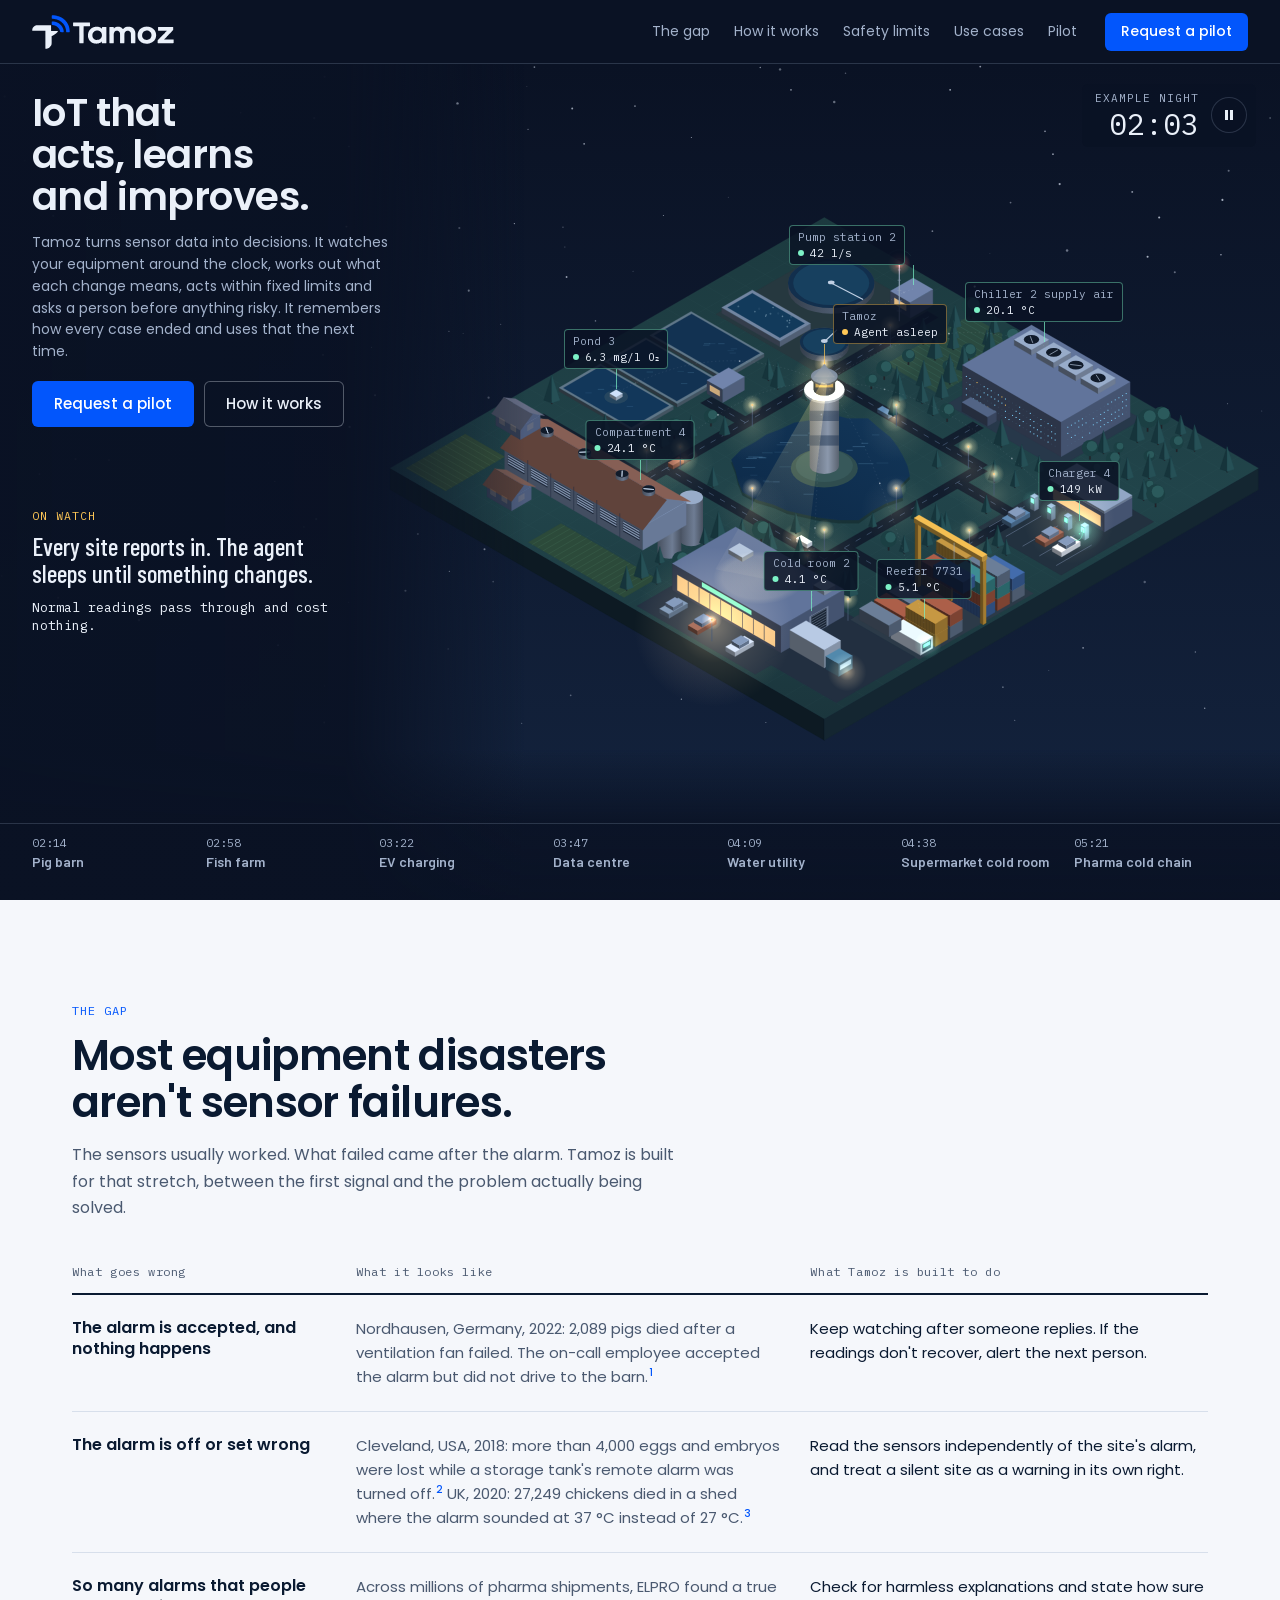
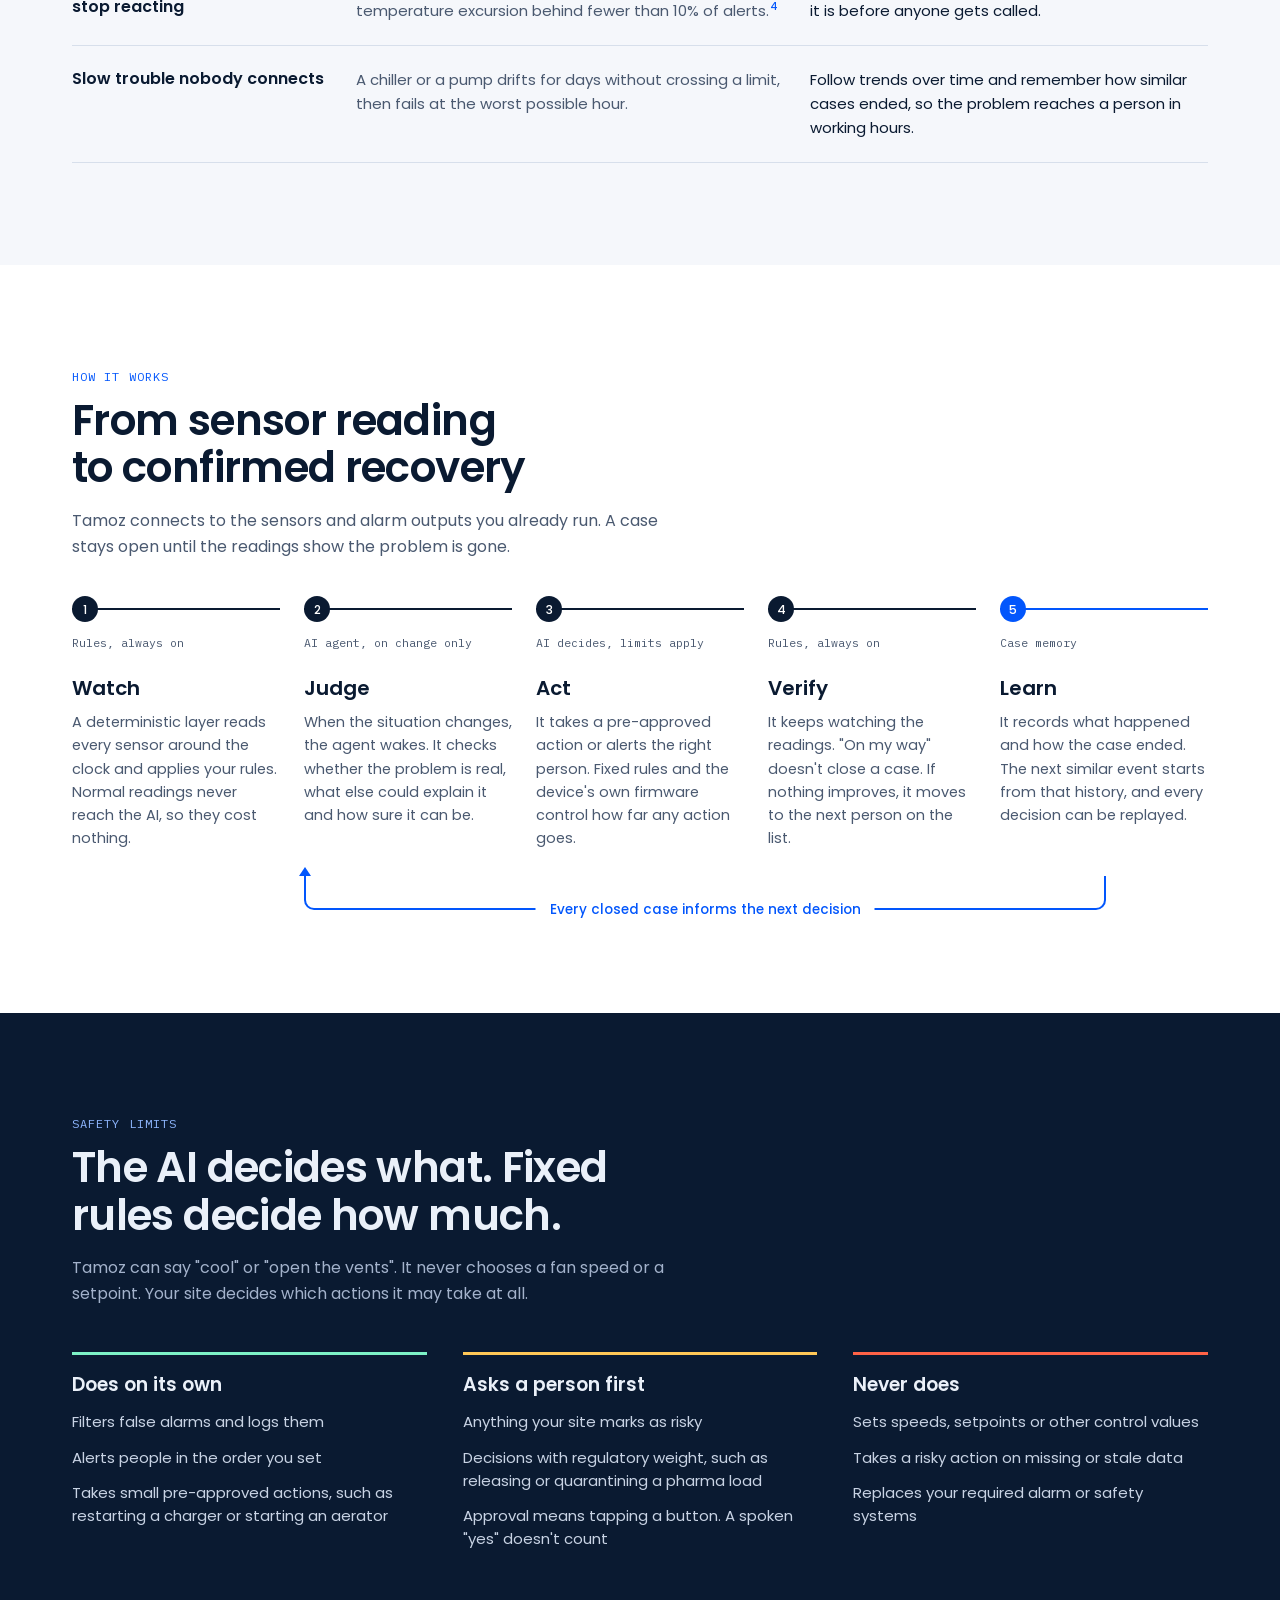
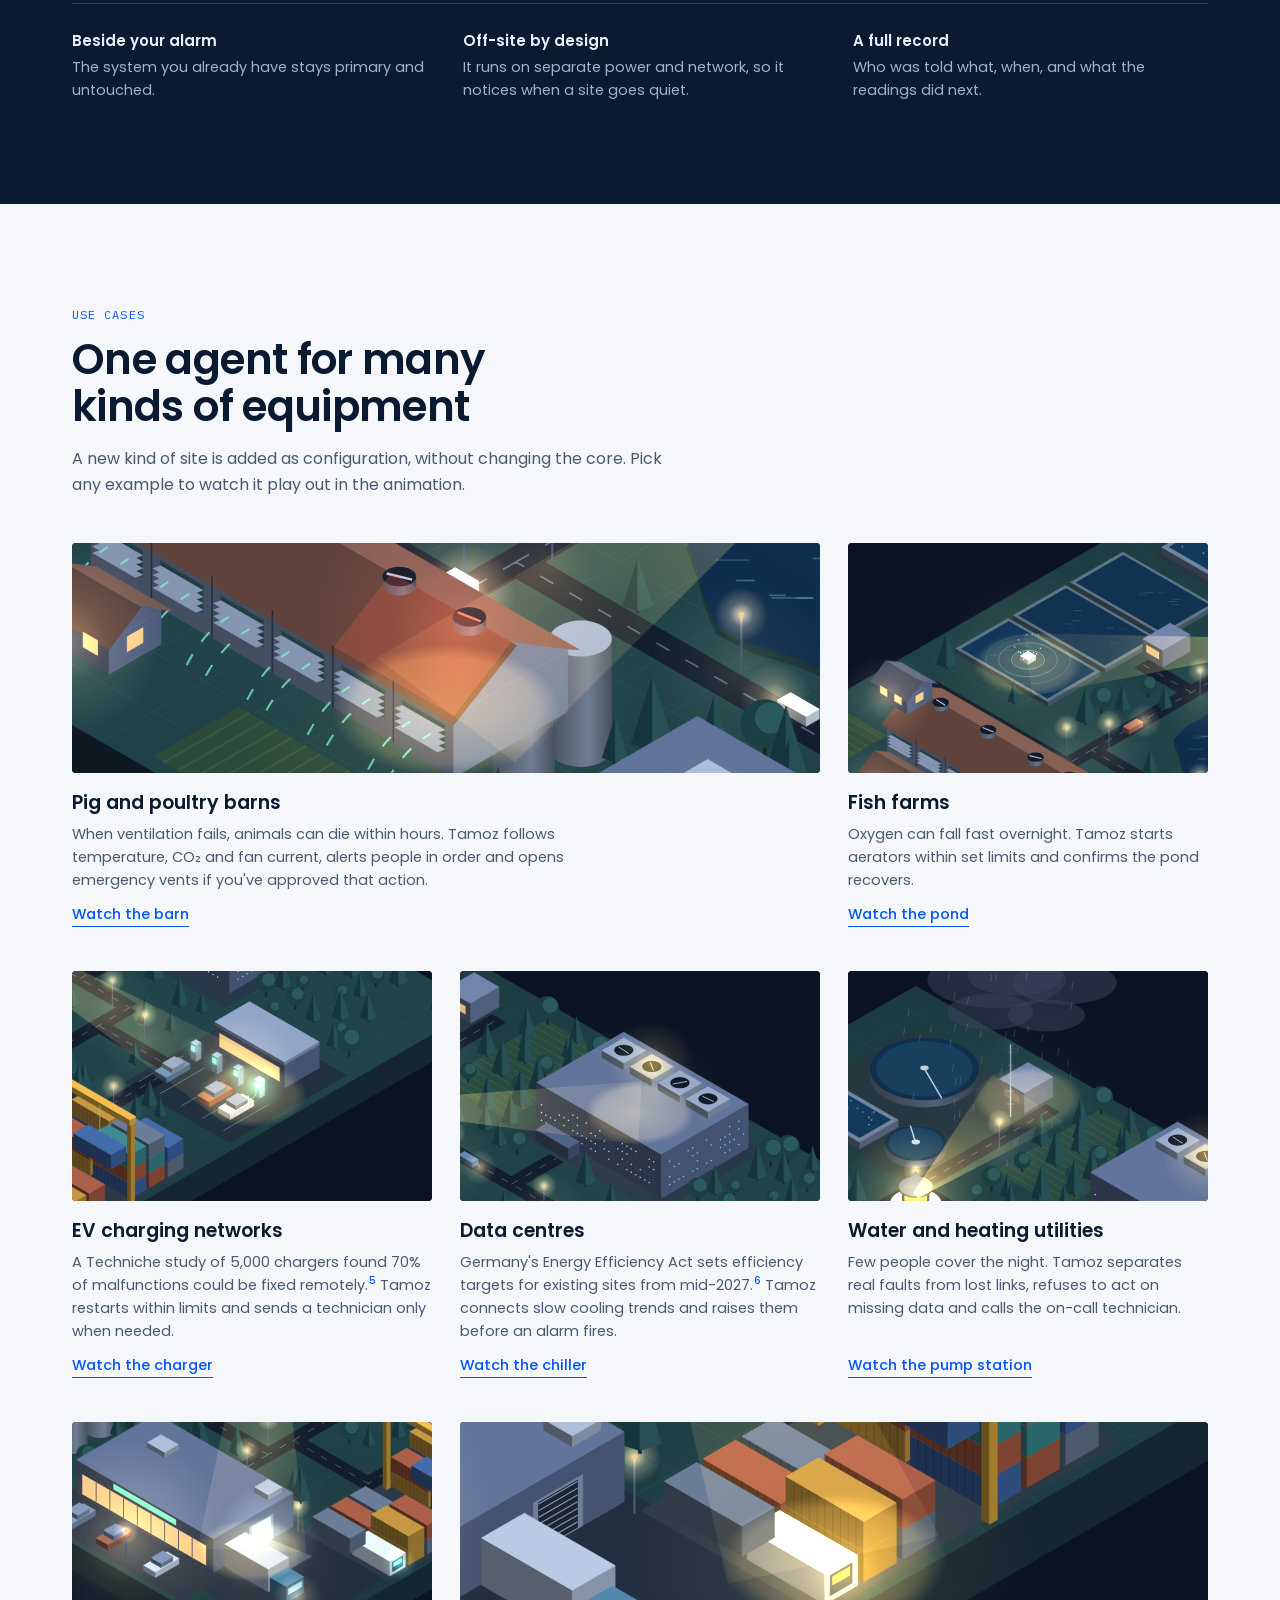
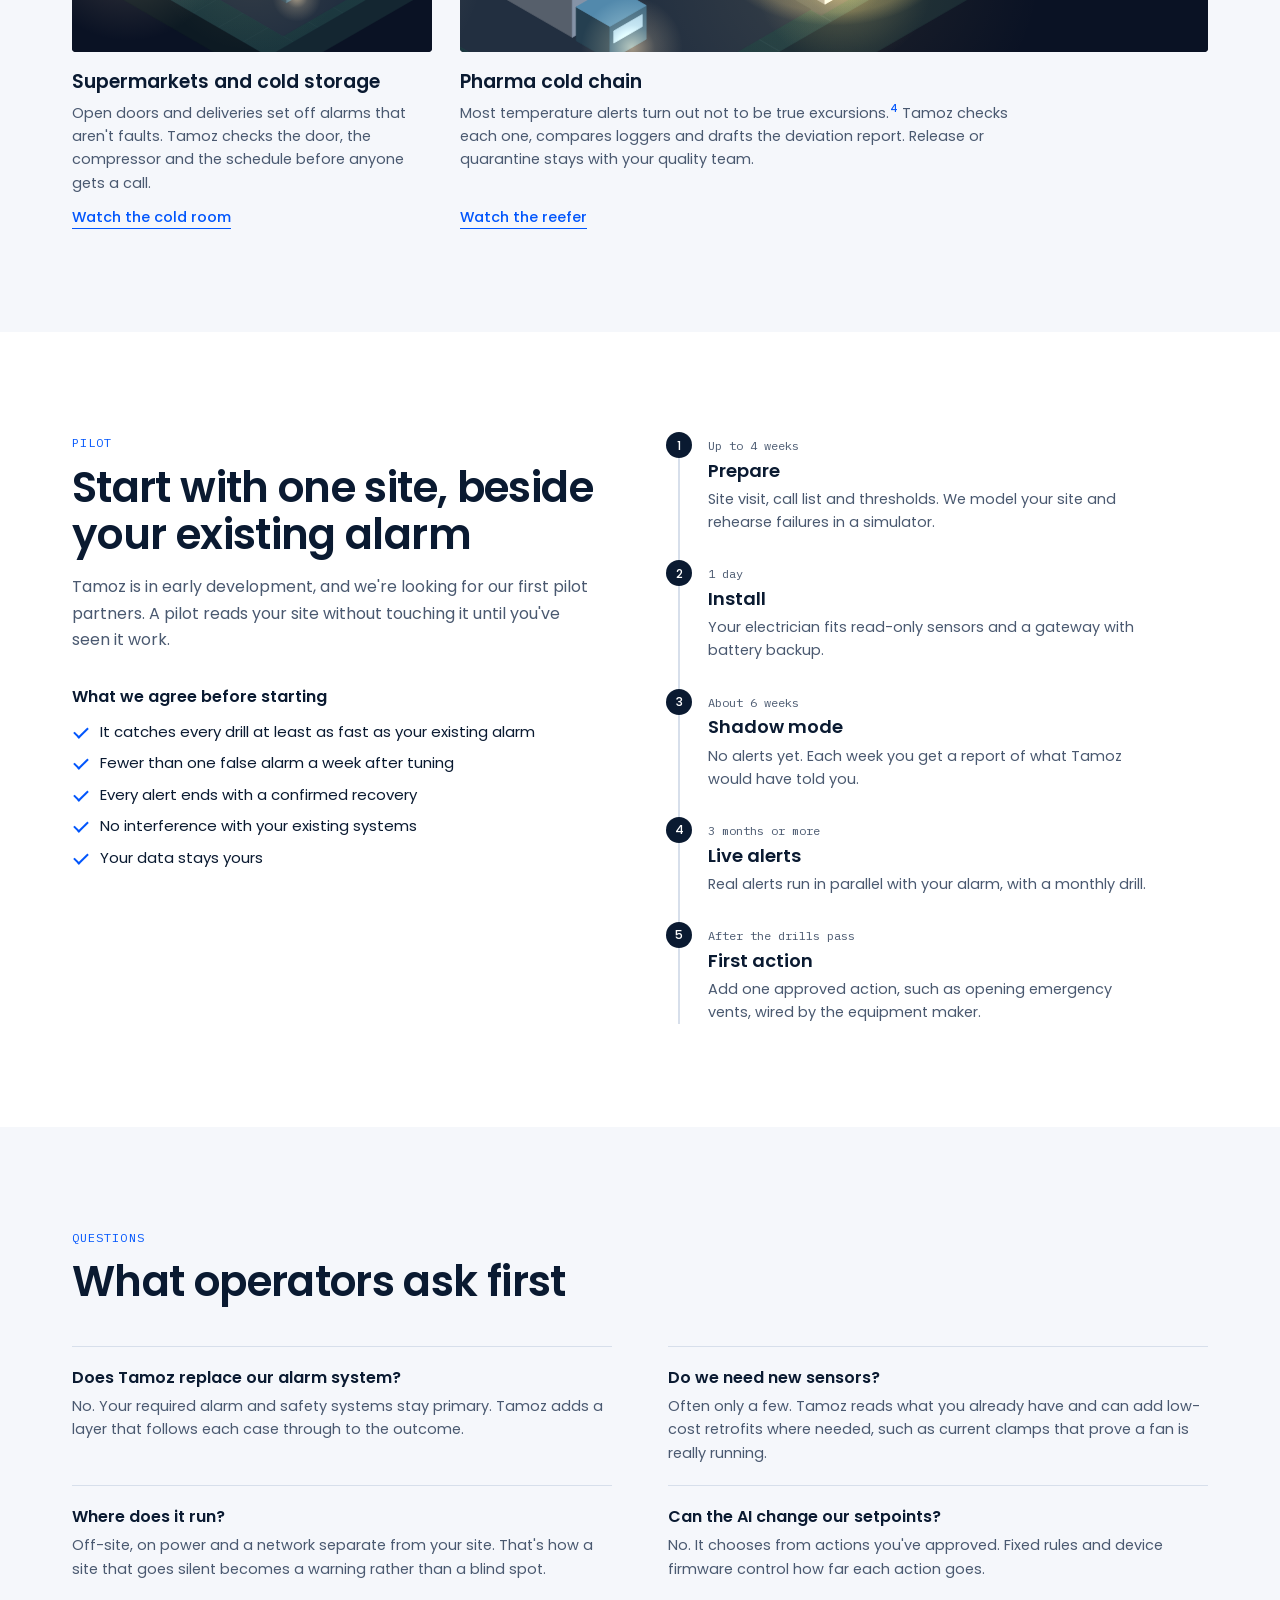
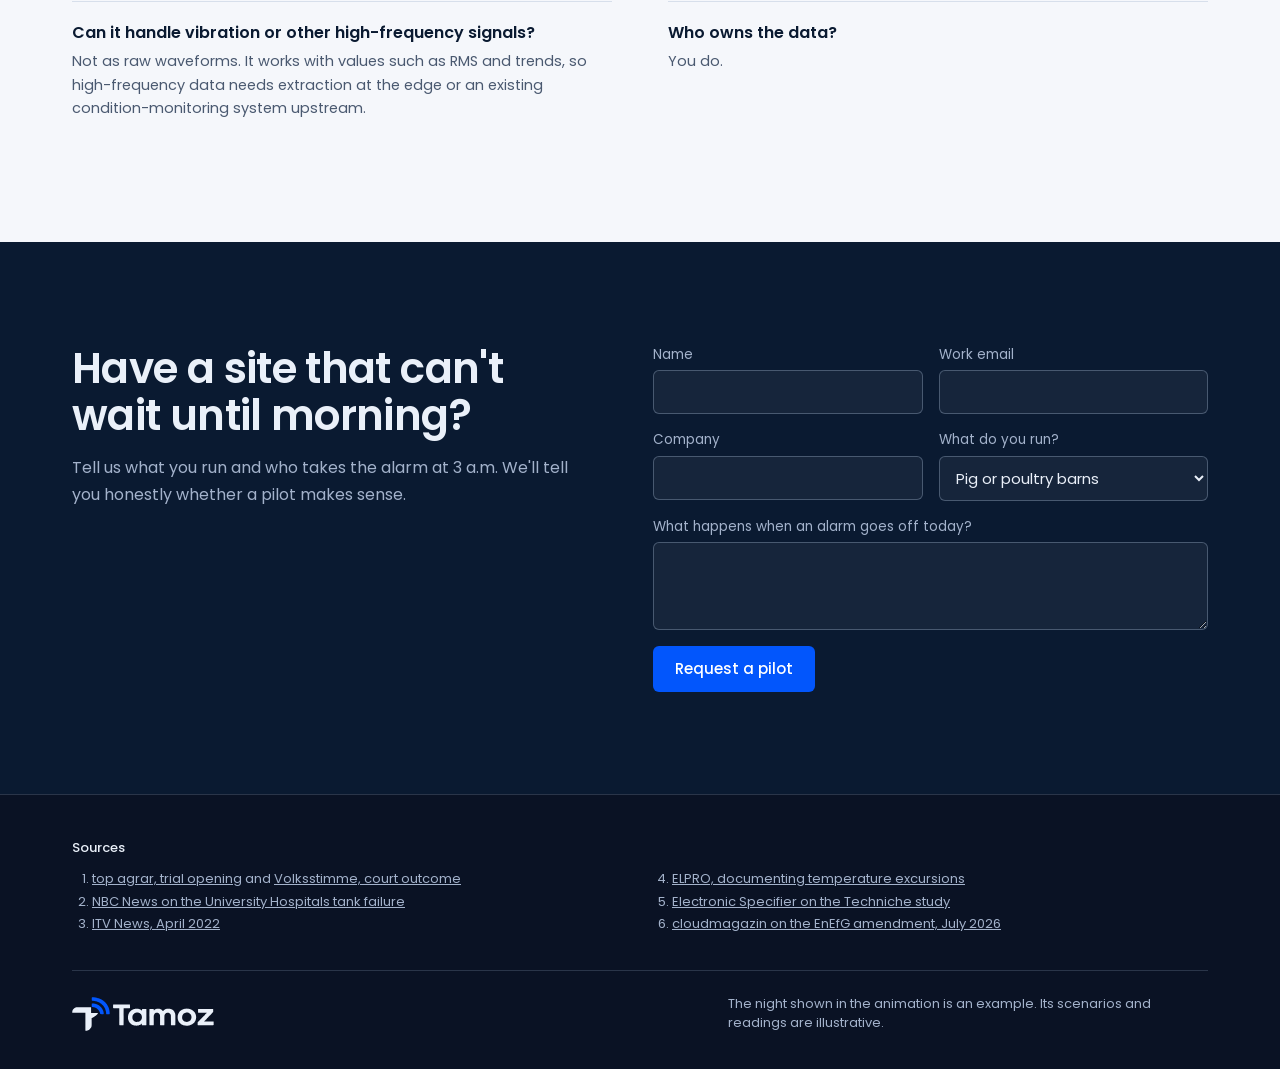
<file: designs/homepage.html>
<!doctype html><html lang="en"><head><meta charset="utf-8"><meta name=viewport content="width=device-width,initial-scale=1,viewport-fit=cover"><style>:root{color-scheme:light;box-sizing:border-box;padding-top:env(safe-area-inset-top,0px);padding-bottom:env(safe-area-inset-bottom,0px)}html{scroll-padding-top:env(safe-area-inset-top,0px)}body{margin:0;padding:0;font:14px -apple-system,BlinkMacSystemFont,sans-serif;background:#fff;color:#000}img{max-width:100%}[hidden]:not([hidden=until-found i]){display:none!important}</style>
<title>Tamoz – AI Operator for IoT Sensors and Equipment Alarms</title>
<meta name="description" content="Tamoz watches your sensor data around the clock, works out what each alarm means, acts within fixed limits and asks a person before anything risky.">
<link rel="stylesheet" href="/fonts/fonts.css">
<!-- seo:start -->
<link rel="canonical" href="https://tamoz-systems.com/">
<link rel="icon" href="/favicon.ico" sizes="32x32">
<link rel="icon" href="/img/icon-192.png" type="image/png" sizes="192x192">
<link rel="apple-touch-icon" href="/img/apple-touch-icon.png">
<meta name="theme-color" content="#0a1224">
<meta property="og:type" content="website">
<meta property="og:site_name" content="Tamoz">
<meta property="og:locale" content="en_US">
<meta property="og:url" content="https://tamoz-systems.com/">
<meta property="og:title" content="Tamoz – AI Operator for IoT Sensors and Equipment Alarms">
<meta property="og:description" content="Tamoz watches your sensor data around the clock, works out what each alarm means, acts within fixed limits and asks a person before anything risky.">
<meta property="og:image" content="https://tamoz-systems.com/img/og-image.jpg">
<meta property="og:image:width" content="1200">
<meta property="og:image:height" content="630">
<meta property="og:image:alt" content="Tamoz logo">
<meta name="twitter:card" content="summary_large_image">
<meta name="twitter:title" content="Tamoz – AI Operator for IoT Sensors and Equipment Alarms">
<meta name="twitter:description" content="Tamoz watches your sensor data around the clock, works out what each alarm means, acts within fixed limits and asks a person before anything risky.">
<meta name="twitter:image" content="https://tamoz-systems.com/img/og-image.jpg">
<script type="application/ld+json">
{
 "@context": "https://schema.org",
 "@graph": [
  {
   "@type": "Organization",
   "@id": "https://tamoz-systems.com/#organization",
   "name": "Tamoz",
   "url": "https://tamoz-systems.com/",
   "logo": {
    "@type": "ImageObject",
    "url": "https://tamoz-systems.com/img/icon-512.png",
    "width": 512,
    "height": 512
   },
   "description": "Tamoz is an AI operator for IoT sensors and physical equipment. It watches sensor data, works out what each change means, acts within fixed limits and asks a person before anything risky."
  },
  {
   "@type": "WebSite",
   "@id": "https://tamoz-systems.com/#website",
   "url": "https://tamoz-systems.com/",
   "name": "Tamoz",
   "inLanguage": "en",
   "publisher": {
    "@id": "https://tamoz-systems.com/#organization"
   }
  },
  {
   "@type": "WebPage",
   "@id": "https://tamoz-systems.com/#webpage",
   "url": "https://tamoz-systems.com/",
   "name": "Tamoz – AI Operator for IoT Sensors and Equipment Alarms",
   "description": "Tamoz watches your sensor data around the clock, works out what each alarm means, acts within fixed limits and asks a person before anything risky.",
   "inLanguage": "en",
   "isPartOf": {
    "@id": "https://tamoz-systems.com/#website"
   },
   "about": {
    "@id": "https://tamoz-systems.com/#organization"
   },
   "primaryImageOfPage": {
    "@type": "ImageObject",
    "url": "https://tamoz-systems.com/img/og-image.jpg"
   }
  },
  {
   "@type": "FAQPage",
   "@id": "https://tamoz-systems.com/#faq",
   "isPartOf": {
    "@id": "https://tamoz-systems.com/#website"
   },
   "mainEntity": [
    {
     "@type": "Question",
     "name": "Does Tamoz replace our alarm system?",
     "acceptedAnswer": {
      "@type": "Answer",
      "text": "No. Your required alarm and safety systems stay primary. Tamoz adds a layer that follows each case through to the outcome."
     }
    },
    {
     "@type": "Question",
     "name": "Do we need new sensors?",
     "acceptedAnswer": {
      "@type": "Answer",
      "text": "Often only a few. Tamoz reads what you already have and can add low-cost retrofits where needed, such as current clamps that prove a fan is really running."
     }
    },
    {
     "@type": "Question",
     "name": "Where does it run?",
     "acceptedAnswer": {
      "@type": "Answer",
      "text": "Off-site, on power and a network separate from your site. That's how a site that goes silent becomes a warning rather than a blind spot."
     }
    },
    {
     "@type": "Question",
     "name": "Can the AI change our setpoints?",
     "acceptedAnswer": {
      "@type": "Answer",
      "text": "No. It chooses from actions you've approved. Fixed rules and device firmware control how far each action goes."
     }
    },
    {
     "@type": "Question",
     "name": "Can it handle vibration or other high-frequency signals?",
     "acceptedAnswer": {
      "@type": "Answer",
      "text": "Not as raw waveforms. It works with values such as RMS and trends, so high-frequency data needs extraction at the edge or an existing condition-monitoring system upstream."
     }
    },
    {
     "@type": "Question",
     "name": "Who owns the data?",
     "acceptedAnswer": {
      "@type": "Answer",
      "text": "You do."
     }
    }
   ]
  }
 ]
}
</script>
<!-- seo:end -->
<style>
.visually-hidden{position:absolute;width:1px;height:1px;margin:-1px;padding:0;overflow:hidden;clip:rect(0 0 0 0);white-space:nowrap;border:0}
/* Layout concept: the page opens at night inside one isometric world, then moves into daylight
   sections in the logo's navy, white and signal blue. Amber, red and mint keep the meaning they
   have in the animation: working, alarm, recovered. Single look by choice. */
:root{
  --night:#0a1224;
  --ink:#eaf0f9;
  --muted:#a3b2cb;
  --hair:rgba(190,208,235,.18);
  --alarm:#ff6347;
  --lantern:#ffc857;
  --clear:#7df2c6;
  --silent:#a7b3c8;
  --tag-bg:rgba(10,18,36,.84);
  --blue:#0256fc;
  --blue-lite:#8fb7ff;
  --logo-navy:#0a1a31;
  --paper:#f5f7fb;
  --white:#ffffff;
  --slate:#4a5970;
  --rule:#d7dfeb;
  --lede:"Poppins","Helvetica Neue",Arial,sans-serif;
  --display:"Barlow Condensed","Arial Narrow","Helvetica Neue",sans-serif;
  --body:"Barlow","Helvetica Neue",Arial,sans-serif;
  --data:"IBM Plex Mono",ui-monospace,Menlo,Consolas,monospace;
  color-scheme:dark;
}
html{scroll-behavior:smooth}
@media (prefers-reduced-motion:reduce){html{scroll-behavior:auto}}
body{background:var(--night);color:var(--ink);font-family:var(--body);font-size:15px;line-height:1.45}
*{box-sizing:border-box}
.stage{position:relative;height:clamp(790px,calc(100vh - 64px),900px);overflow:hidden;display:grid;
  grid-template-columns:minmax(400px,32%) 1fr;grid-template-rows:auto 1fr auto;background:var(--night)}
.viewport{position:absolute;inset:0;overflow:hidden}
.viewport canvas{position:absolute;inset:0;width:100%;height:100%;display:block}
.viewport::after{content:"";position:absolute;inset:0;pointer-events:none;z-index:2;
  background:
    linear-gradient(90deg,rgba(10,18,36,.97) 0,rgba(10,18,36,.93) 27%,rgba(10,18,36,0) 41%),
    linear-gradient(0deg,rgba(10,18,36,.95) 0,rgba(10,18,36,.86) 76px,rgba(10,18,36,0) 150px)}

.lede,.log,.shift{position:relative;z-index:3}
.lede{grid-column:1;grid-row:1;display:flex;flex-direction:column;gap:14px;
  padding-block:28px 0;padding-left:max(32px,env(safe-area-inset-left,0px));padding-right:16px}
h1{margin:0;font-family:var(--lede);font-weight:600;font-size:clamp(30px,min(3.05vw,5.6vh),44px);line-height:1.08;letter-spacing:-.015em;text-wrap:balance}
.lede p{margin:0;font-family:var(--lede);color:var(--muted);max-width:44ch;font-size:14px;line-height:1.55}

.log{grid-column:1;grid-row:2;align-self:end;display:flex;flex-direction:column;gap:8px;
  padding-block:18px 18px;padding-left:max(32px,env(safe-area-inset-left,0px));padding-right:16px;min-width:0}
.log-zone{margin:0;font-family:var(--data);font-size:11.5px;letter-spacing:.09em;text-transform:uppercase;color:var(--lantern)}
.log .log-title{margin:0;font-family:var(--display);font-weight:500;font-size:25px;line-height:1.08;text-wrap:balance}
#lines{list-style:none;margin:4px 0 0;padding:0;display:flex;flex-direction:column;gap:6px;min-height:206px}
#lines li{display:grid;grid-template-columns:42px 1fr;gap:8px;font-family:var(--data);font-size:13px;line-height:1.42;color:var(--muted);animation:rise .4s ease-out both}
#lines li b{font-weight:400;opacity:.72}
#lines li:last-child{color:var(--ink)}
#lines li span{min-width:0}
#lines li.plain{grid-template-columns:1fr}
@keyframes rise{from{opacity:0;transform:translateY(5px)}to{opacity:1;transform:none}}

.shift{grid-column:1/-1;grid-row:3;display:grid;grid-template-columns:repeat(7,minmax(0,1fr));gap:0;
  border-top:1px solid var(--hair);margin:0;list-style:none;
  padding-block:0;padding-left:max(32px,env(safe-area-inset-left,0px));padding-right:max(32px,env(safe-area-inset-right,0px))}
.shift li{min-width:0}
.shift button{all:unset;box-sizing:border-box;display:flex;flex-direction:column;gap:2px;width:100%;height:100%;min-height:76px;padding:11px 12px 12px 0;cursor:pointer;position:relative}
.shift button::before{content:"";position:absolute;left:0;right:10px;top:-1px;height:2px;background:var(--lantern);transform:scaleX(var(--p,0));transform-origin:left}
.shift button:focus-visible{outline:2px solid var(--lantern);outline-offset:-3px;border-radius:2px}
.s-time{font-family:var(--data);font-size:11.5px;color:var(--muted)}
.s-name{font-weight:600;font-size:14px;line-height:1.2;color:var(--muted);transition:color .3s}
.s-res{font-size:12px;line-height:1.25;color:var(--res,var(--muted));opacity:0;transition:opacity .5s}
.shift li.done .s-res{opacity:1}
.shift li.done .s-name,.shift li.now .s-name,.shift button:hover .s-name{color:var(--ink)}
.shift li.now .s-time{color:var(--lantern)}

.watch{position:absolute;z-index:3;top:calc(20px + env(safe-area-inset-top,0px));right:max(24px,env(safe-area-inset-right,0px));padding:7px 9px 7px 13px;border-radius:6px;background:var(--tag-bg);
  display:grid;grid-template-columns:auto auto;align-items:center;column-gap:12px;text-align:right}
.watch small{grid-column:1;font-family:var(--data);font-size:11px;letter-spacing:.09em;text-transform:uppercase;color:var(--muted)}
.watch time{grid-column:1;font-family:var(--data);font-size:30px;font-weight:400;line-height:1.1;font-variant-numeric:tabular-nums}
.watch button{all:unset;grid-column:2;grid-row:1/3;width:34px;height:34px;border:1px solid var(--hair);border-radius:50%;display:grid;place-items:center;cursor:pointer;color:var(--ink);background:var(--tag-bg)}
.watch button:hover{border-color:var(--muted)}
.watch button:focus-visible{outline:2px solid var(--lantern);outline-offset:2px}
.watch svg{width:12px;height:12px;fill:currentColor}

#tags{position:absolute;inset:0;z-index:1;pointer-events:none;overflow:hidden}
.tag{position:absolute;left:0;top:0;will-change:transform;transition:opacity .45s;--c:var(--clear)}
.tag[data-st=alarm]{--c:var(--alarm)}
.tag[data-st=check],.tag[data-st=wait]{--c:var(--lantern)}
.tag[data-st=silent]{--c:var(--silent)}
.tag[data-st=tower]{--c:var(--lantern)}
.tag-in{position:absolute;bottom:20px;left:0;transform:translateX(calc(-50% + var(--ox,0px)));display:flex;flex-direction:column;gap:1px;
  white-space:nowrap;background:var(--tag-bg);border:1px solid color-mix(in srgb,var(--c) 42%,transparent);border-radius:4px;padding:4px 8px;font-family:var(--data);font-size:11px;line-height:1.3}
.tag::after{content:"";position:absolute;left:-.5px;bottom:0;width:1px;height:20px;background:color-mix(in srgb,var(--c) 70%,transparent)}
.tag-k{color:var(--muted)}
.tag-v{color:var(--ink);font-variant-numeric:tabular-nums}
.tag-v::before{content:"";display:inline-block;width:6px;height:6px;border-radius:50%;background:var(--c);margin-right:6px;vertical-align:1px}
.tag-sub,.spark{display:none}
.tag.on .tag-in{padding:8px 11px 9px;gap:2px;min-width:176px}
.tag.on .tag-v{font-size:21px;line-height:1.2;color:var(--c)}
.tag.on .tag-v::before{display:none}
.tag.on .tag-sub{display:block;color:var(--muted)}
.tag.on .spark{display:block;width:100%;height:30px;margin-top:4px;overflow:visible}
.tag[data-st=silent] .tag-in{border-style:dashed}
.spark polyline{fill:none;stroke:var(--c);stroke-width:1.4;vector-effect:non-scaling-stroke;stroke-linejoin:round}
.spark line{stroke:var(--muted);stroke-width:1;stroke-dasharray:2 3;vector-effect:non-scaling-stroke;opacity:.65}


/* ---------- site chrome ---------- */
body::before{content:"";position:fixed;inset:0 0 auto;height:env(safe-area-inset-top,0px);z-index:30;background:var(--night)}
.bar{position:sticky;top:env(safe-area-inset-top,0px);z-index:20;display:flex;align-items:center;gap:28px;height:64px;background:var(--night);border-bottom:1px solid var(--hair);
  padding-left:max(32px,env(safe-area-inset-left,0px));padding-right:max(32px,env(safe-area-inset-right,0px));font-family:var(--lede)}
.logo{display:block;color:var(--ink);line-height:0}
.logo svg{display:block;height:34px;width:calc(34px * 4.173)}
.logo:focus-visible,.bar nav a:focus-visible,.case button:focus-visible,.foot a:focus-visible{outline:2px solid var(--blue-lite);outline-offset:3px;border-radius:2px}
.bar nav{display:flex;gap:24px;margin-left:auto}
.bar nav a{color:var(--muted);font-size:14px;text-decoration:none;white-space:nowrap}
.bar nav a:hover{color:var(--ink)}
.btn{display:inline-flex;align-items:center;justify-content:center;min-height:46px;padding:0 22px;border:0;border-radius:6px;background:var(--blue);color:#fff;font-family:var(--lede);font-weight:500;font-size:15px;text-decoration:none;cursor:pointer;white-space:nowrap}
.btn:hover{background:#1c69ff}
.btn:focus-visible{outline:2px solid var(--blue-lite);outline-offset:2px}
.btn-small{min-height:38px;padding:0 16px;font-size:14px}
.btn-quiet{background:transparent;color:var(--ink);box-shadow:inset 0 0 0 1px rgba(234,240,249,.32)}
.btn-quiet:hover{background:rgba(234,240,249,.08)}
.cta-row{display:flex;flex-wrap:wrap;gap:10px;margin-top:4px}

/* ---------- sections ---------- */
.sec{background:var(--paper);color:var(--logo-navy);font-family:var(--lede);padding-block:clamp(56px,8vw,104px);scroll-margin-top:64px}
#top{scroll-margin-top:64px}
.sec-white{background:var(--white)}
.sec-night{background:var(--logo-navy);color:var(--ink)}
.wrap{max-width:1200px;margin:0 auto;padding-left:max(32px,env(safe-area-inset-left,0px));padding-right:max(32px,env(safe-area-inset-right,0px))}
.eyebrow{margin:0 0 12px;font-family:"IBM Plex Mono",ui-monospace,Menlo,monospace;font-size:12px;letter-spacing:.09em;text-transform:uppercase;color:var(--blue)}
.sec-night .eyebrow{color:var(--blue-lite)}
.sec h2{margin:0;font-weight:600;font-size:clamp(28px,3.3vw,44px);line-height:1.12;letter-spacing:-.015em;max-width:22ch;text-wrap:balance}
.intro{margin:16px 0 0;max-width:62ch;font-size:16px;line-height:1.65;color:var(--slate)}
.sec-night .intro{color:var(--muted)}
.ref{font-size:.68em;vertical-align:super;line-height:0;margin-left:1px;color:var(--blue);text-decoration:none;font-weight:500}
.ref:hover{text-decoration:underline}

/* the gap */
.table-scroll{margin-top:40px;overflow-x:auto}
.gap{width:100%;min-width:720px;border-collapse:collapse;font-size:15px;line-height:1.6}
.gap thead th{text-align:left;font-family:"IBM Plex Mono",ui-monospace,Menlo,monospace;font-weight:400;font-size:12px;letter-spacing:.05em;color:var(--slate);padding:0 24px 12px 0;border-bottom:2px solid var(--logo-navy)}
.gap tbody th{text-align:left;font-weight:600;width:25%;padding:22px 28px 22px 0;vertical-align:top;line-height:1.35;font-size:16px}
.gap td{padding:22px 28px 22px 0;vertical-align:top;color:var(--slate);width:40%}
.gap td:last-child{color:var(--logo-navy);width:35%;padding-right:0}
.gap tbody tr{border-bottom:1px solid var(--rule)}

/* how it works */
.flow{list-style:none;margin:48px 0 0;padding:0;display:grid;grid-template-columns:repeat(5,minmax(0,1fr));gap:24px;position:relative;counter-reset:step}
.flow li{counter-increment:step;padding-top:26px;border-top:2px solid var(--logo-navy);position:relative;min-width:0}
.flow li::before{content:counter(step);position:absolute;top:-14px;left:0;width:26px;height:26px;border-radius:50%;background:var(--logo-navy);color:#fff;display:grid;place-items:center;font-size:12px;font-weight:500}
.flow li:last-child{border-top-color:var(--blue)}
.flow li:last-child::before{background:var(--blue)}
.who{display:block;font-family:"IBM Plex Mono",ui-monospace,Menlo,monospace;font-size:11.5px;color:var(--slate);margin-bottom:8px;min-height:2.6em;line-height:1.3}
.flow h3{margin:0 0 8px;font-weight:600;font-size:20px}
.flow p{margin:0;font-size:14.5px;line-height:1.6;color:var(--slate)}
.loop{margin:26px 0 0;margin-left:calc(20% + 5px);margin-right:calc(10% - 12px);height:34px;border:2px solid var(--blue);border-top:0;border-radius:0 0 10px 10px;position:relative;text-align:center}
.loop::before{content:"";position:absolute;left:-7px;top:-9px;border:6px solid transparent;border-bottom:9px solid var(--blue);border-top:0}
.loop span{position:absolute;left:50%;bottom:-11px;transform:translateX(-50%);background:var(--white);padding:0 14px;font-size:13.5px;font-weight:500;color:var(--blue);white-space:nowrap}

/* limits */
.rules{margin-top:44px;display:grid;grid-template-columns:repeat(3,minmax(0,1fr));gap:36px}
.rule-col{border-top:3px solid var(--c);padding-top:16px;min-width:0}
.rule-col h3{margin:0 0 12px;font-weight:600;font-size:19px}
.rule-col ul{list-style:none;margin:0;padding:0;display:flex;flex-direction:column;gap:12px;font-size:15px;line-height:1.55;color:#c8d3e4}
.facts{margin:52px 0 0;display:grid;grid-template-columns:repeat(3,minmax(0,1fr));gap:36px;border-top:1px solid var(--hair);padding-top:26px}
.facts dt{font-weight:600;font-size:15px}
.facts dd{margin:5px 0 0;font-size:14.5px;line-height:1.55;color:var(--muted)}

/* use cases */
.cases{margin-top:44px;display:grid;grid-template-columns:repeat(3,minmax(0,1fr));gap:44px 28px}
.case{display:flex;flex-direction:column;align-items:flex-start;min-width:0}
.case.wide{grid-column:span 2}
.case canvas{display:block;width:100%;height:230px;background:var(--night);border-radius:4px}
.case h3{margin:18px 0 8px;font-weight:600;font-size:19px;line-height:1.25}
.case p{margin:0 0 12px;font-size:14.5px;line-height:1.6;color:var(--slate);max-width:62ch}
.case button{all:unset;margin-top:auto;cursor:pointer;color:var(--blue);font-weight:500;font-size:14.5px;border-bottom:1px solid currentColor;line-height:1.5}
.case button:hover{color:#0040c4}

/* pilot */
.pilot{display:grid;grid-template-columns:minmax(0,1fr) minmax(0,1fr);gap:clamp(36px,6vw,80px)}
.agree{margin:32px 0 12px;font-weight:600;font-size:16px}
.ticks{list-style:none;margin:0;padding:0;display:flex;flex-direction:column;gap:9px;font-size:15px;line-height:1.5}
.ticks li{display:grid;grid-template-columns:18px 1fr;gap:10px}
.ticks li::before{content:"";width:12px;height:6px;margin:6px 0 0 2px;border-left:2px solid var(--blue);border-bottom:2px solid var(--blue);transform:rotate(-45deg)}
.phases{list-style:none;margin:0;padding:0;counter-reset:ph;border-left:2px solid var(--rule)}
.phases li{counter-increment:ph;position:relative;padding:0 0 28px 28px}
.phases li:last-child{padding-bottom:0}
.phases li::before{content:counter(ph);position:absolute;left:-14px;top:-2px;width:26px;height:26px;border-radius:50%;background:var(--logo-navy);color:#fff;display:grid;place-items:center;font-size:12px;font-weight:500}
.phases span{font-family:"IBM Plex Mono",ui-monospace,Menlo,monospace;font-size:12px;color:var(--slate)}
.phases h3{margin:2px 0 4px;font-weight:600;font-size:18px}
.phases p{margin:0;font-size:14.5px;line-height:1.6;color:var(--slate);max-width:50ch}

/* faq */
.faq{margin:40px 0 0;display:grid;grid-template-columns:repeat(2,minmax(0,1fr));gap:0 56px}
.faq>div{padding:20px 0;border-top:1px solid var(--rule);min-width:0}
.faq dt{font-weight:600;font-size:16px;line-height:1.35}
.faq dd{margin:7px 0 0;font-size:14.5px;line-height:1.6;color:var(--slate)}

/* contact */
.contact{display:grid;grid-template-columns:minmax(0,1fr) minmax(0,1.1fr);gap:clamp(36px,6vw,80px);align-items:start}
#pilotForm{display:flex;flex-direction:column;gap:16px;align-items:flex-start;min-width:0}
.two{display:grid;grid-template-columns:repeat(2,minmax(0,1fr));gap:16px;width:100%}
.field{display:flex;flex-direction:column;gap:6px;width:100%;min-width:0}
.field label{font-size:13.5px;color:var(--muted)}
.field input,.field select,.field textarea{width:100%;min-height:44px;padding:10px 12px;border:1px solid rgba(190,208,235,.3);border-radius:6px;background:rgba(255,255,255,.05);color:var(--ink);font:inherit;font-size:15px}
.field select option{color:#0a1a31}
.field input:focus-visible,.field select:focus-visible,.field textarea:focus-visible{outline:2px solid var(--blue-lite);outline-offset:1px}
.form-status{margin:0;font-size:14px;line-height:1.5;color:var(--lantern)}
.form-status.ok{color:var(--clear)}
.btn:disabled{opacity:.6;cursor:wait}

/* footer */
.foot{background:var(--night);color:var(--muted);font-family:var(--lede);padding-block:44px 36px;border-top:1px solid var(--hair);font-size:13px}
.foot h2{margin:0 0 10px;font-size:13px;font-weight:500;color:var(--ink)}
.foot ol{margin:0;padding-left:20px;columns:2;column-gap:44px;line-height:1.75}
.foot li{break-inside:avoid}
.foot ol a{color:var(--muted)}
.foot ol a:hover{color:var(--ink)}
#sources{scroll-margin-top:80px}
.foot-end{display:flex;flex-wrap:wrap;gap:16px 32px;align-items:center;justify-content:space-between;margin-top:34px;padding-top:24px;border-top:1px solid var(--hair)}
.foot-end p{margin:0;max-width:60ch}

@media (max-width:1040px){
  .bar nav{display:none}
  .bar .btn{margin-left:auto}
  .flow{grid-template-columns:repeat(2,minmax(0,1fr));row-gap:36px}
  .who{min-height:0}
  .loop{display:none}
  .cases{grid-template-columns:repeat(2,minmax(0,1fr))}
  .case.wide{grid-column:span 2}
  .case:nth-child(7){grid-column:span 2}
}
@media (max-width:860px){
  .bar{padding-left:max(16px,env(safe-area-inset-left,0px));padding-right:max(16px,env(safe-area-inset-right,0px));height:58px}
  .logo svg{height:28px;width:calc(28px * 4.173)}
  .sec{scroll-margin-top:58px}
  #top{scroll-margin-top:58px}
  .wrap{padding-left:max(16px,env(safe-area-inset-left,0px));padding-right:max(16px,env(safe-area-inset-right,0px))}
  .flow,.rules,.facts,.pilot,.faq,.contact,.two{grid-template-columns:minmax(0,1fr)}
  .cases{grid-template-columns:minmax(0,1fr)}
  .case.wide,.case:nth-child(7){grid-column:auto}
  .case canvas{height:210px}
  .foot ol{columns:1}
  .table-scroll{overflow-x:visible}
  .gap{min-width:0;display:block}
  .gap thead{position:absolute;width:1px;height:1px;overflow:hidden;clip-path:inset(50%)}
  .gap tbody,.gap tbody tr,.gap tbody th,.gap td{display:block;width:auto;padding-right:0}
  .gap tbody tr{padding-block:20px}
  .gap tbody th,.gap td{padding-block:0}
  .gap td{margin-top:8px}
  .gap td:last-child{font-weight:500;width:auto}
}
@media (max-width:860px){
  html,body{height:auto}
  .stage{display:flex;flex-direction:column;height:auto;min-height:0;overflow:visible}
  .lede{order:1;padding-block:20px 14px;padding-left:max(16px,env(safe-area-inset-left,0px));padding-right:max(16px,env(safe-area-inset-right,0px))}
  h1{font-size:clamp(30px,8.6vw,40px)}
  .viewport{order:2;position:relative;inset:auto;width:100%;max-width:100%;aspect-ratio:1/.92;flex:none}
  .viewport::after{background:none}
  .watch{top:8px;right:max(12px,env(safe-area-inset-right,0px))}
  .watch time{font-size:22px}
  .shift{order:3;display:flex;overflow-x:auto;scrollbar-width:none;padding-left:max(16px,env(safe-area-inset-left,0px));padding-right:max(16px,env(safe-area-inset-right,0px))}
  .shift::-webkit-scrollbar{display:none}
  .shift li{flex:0 0 136px}
  .log{order:4;padding-block:14px 26px;padding-left:max(16px,env(safe-area-inset-left,0px));padding-right:max(16px,env(safe-area-inset-right,0px))}
  #lines{min-height:236px}
  .tag:not(.on):not(.keep){opacity:0!important}
  .tag.on .tag-in{min-width:150px}
}
@media (prefers-reduced-motion:reduce){
  #lines li{animation:none}
  .tag,.s-name,.s-res{transition:none}
}
</style>

</head>
<body>
<svg width="0" height="0" style="position:absolute" aria-hidden="true"><symbol id="tamoz-logo" viewBox="0 0 5429 1301"><path fill="currentColor" fill-rule="evenodd" d="M 1581.445 288.956 C 1580.315 289.415, 1578.007 291.367, 1576.315 293.294 L 1573.239 296.797 1572.483 341.648 C 1571.539 397.597, 1572.142 421.761, 1574.575 425.474 C 1578.710 431.785, 1571.316 431.396, 1695.109 431.821 C 1757.044 432.034, 1808.270 432.549, 1808.944 432.966 C 1810.257 433.777, 1810.798 969.648, 1809.525 1008 C 1808.666 1033.883, 1810.122 1068.550, 1812.237 1072.555 C 1815.474 1078.686, 1812.638 1078.465, 1892.141 1078.806 C 1972.578 1079.151, 1970.136 1079.330, 1973.684 1072.829 C 1975.425 1069.637, 1975.521 1056.379, 1976 751.713 C 1976.428 479.613, 1976.703 433.802, 1977.911 433.055 C 1978.687 432.575, 2030.967 432.029, 2094.088 431.842 C 2208.706 431.500, 2208.858 431.497, 2211.677 429.408 C 2213.230 428.257, 2215.563 425.782, 2216.863 423.908 L 2219.226 420.500 2218.747 359.460 C 2218.232 293.757, 2218.365 295.355, 2212.997 290.498 C 2210.802 288.511, 2209.129 288.499, 1897.145 288.311 C 1724.640 288.207, 1582.575 288.497, 1581.445 288.956 M 193.500 390.174 C 189.650 390.671, 182.450 391.767, 177.500 392.611 C 172.550 393.455, 165.899 394.558, 162.719 395.063 C 159.540 395.568, 155.625 396.660, 154.019 397.490 C 152.413 398.321, 149.934 399, 148.510 399 C 147.086 399, 144.251 399.836, 142.210 400.858 C 140.170 401.880, 137.150 403.035, 135.500 403.425 C 133.850 403.815, 126.488 407.141, 119.139 410.817 C 100.691 420.045, 98.772 421.117, 95.084 424.250 C 93.303 425.762, 91.306 427, 90.646 427 C 85.486 427, 44 468.053, 44 473.160 C 44 473.706, 42.586 475.568, 40.857 477.297 C 39.129 479.025, 37.052 482.024, 36.243 483.961 C 35.433 485.898, 33.698 488.759, 32.386 490.318 C 31.074 491.878, 30 493.931, 30 494.882 C 30 495.833, 28.899 498.104, 27.552 499.929 C 26.206 501.754, 24.798 504.642, 24.424 506.347 C 24.049 508.052, 22.634 511.203, 21.279 513.350 C 19.666 515.905, 18.986 518.147, 19.310 519.843 C 19.625 521.487, 19.111 523.315, 17.903 524.851 C 16.683 526.402, 16 528.859, 16 531.701 C 16 534.138, 15.467 537.114, 14.816 538.316 C 12.238 543.071, 8.886 568.945, 8.906 583.939 C 8.922 595.584, 9.070 596.525, 11.230 598.684 L 13.536 600.991 260.595 601.030 C 480.130 601.065, 507.896 601.239, 509.827 602.591 L 512 604.113 512 943.606 C 512 1306.973, 511.716 1285.802, 516.648 1290.131 C 517.666 1291.025, 520.075 1291.990, 522 1292.275 C 527.235 1293.050, 555.560 1291.161, 563 1289.540 C 566.575 1288.762, 571.460 1287.859, 573.855 1287.534 C 576.250 1287.209, 579.406 1286.324, 580.868 1285.568 C 582.330 1284.812, 585.755 1283.859, 588.479 1283.451 C 591.203 1283.042, 594.797 1281.876, 596.466 1280.858 C 598.135 1279.840, 600.637 1279.006, 602.027 1279.004 C 603.418 1279.002, 605.443 1278.414, 606.527 1277.698 C 607.612 1276.982, 611.769 1275.107, 615.764 1273.533 C 619.760 1271.959, 623.527 1270.070, 624.137 1269.335 C 624.746 1268.601, 625.886 1268, 626.670 1268 C 627.453 1268, 631.374 1266.200, 635.382 1264 C 639.391 1261.800, 643.365 1260, 644.213 1260 C 645.061 1260, 646.343 1259.292, 647.061 1258.427 C 647.779 1257.562, 650.196 1255.926, 652.433 1254.792 C 654.670 1253.659, 657.941 1251.554, 659.702 1250.115 C 661.464 1248.677, 665.488 1245.475, 668.646 1243 C 688.814 1227.193, 713.219 1199.068, 723.315 1180 C 724.917 1176.975, 726.791 1173.825, 727.479 1173 C 728.168 1172.175, 729.045 1170.186, 729.428 1168.579 C 729.811 1166.972, 730.996 1164.549, 732.062 1163.194 C 733.128 1161.839, 734 1159.869, 734 1158.815 C 734 1157.762, 734.707 1155.533, 735.572 1153.861 C 740.118 1145.069, 746.593 1122.921, 749.417 1106.500 C 752.965 1085.869, 753.020 1082.988, 752.418 947.337 C 751.768 800.939, 751.397 811.097, 757.500 808.330 C 759.150 807.582, 761.175 806.527, 762 805.984 C 762.825 805.442, 764.625 804.522, 766 803.938 C 767.375 803.355, 771.200 801.358, 774.500 799.500 C 777.800 797.642, 782.802 795.002, 785.615 793.633 C 788.429 792.264, 791.002 790.437, 791.334 789.572 C 791.696 788.629, 793.130 788, 794.919 788 C 796.723 788, 798.283 787.309, 798.869 786.250 C 799.402 785.288, 801.444 783.600, 803.407 782.500 C 811.310 778.072, 828.653 767.654, 831 765.924 C 833.394 764.161, 851.418 753.244, 860.594 748 C 865.812 745.019, 874.014 739.389, 879.388 735.102 C 881.526 733.396, 883.681 732, 884.176 732 C 884.672 732, 886.951 730.200, 889.240 728 C 891.530 725.800, 893.947 724, 894.612 724 C 895.277 724, 899.349 721.155, 903.660 717.678 C 907.972 714.201, 914.054 709.364, 917.176 706.928 C 926.444 699.698, 951.225 676.684, 959.142 667.956 C 963.189 663.494, 970.649 655.594, 975.721 650.399 C 987.256 638.586, 990.075 633.938, 990.741 625.635 C 991.220 619.665, 991.085 619.167, 988.046 615.706 C 986.114 613.505, 983.591 611.830, 981.674 611.477 C 978.754 610.939, 900.559 610.398, 781.500 610.092 C 755.100 610.025, 732.892 609.584, 732.149 609.113 C 731.033 608.406, 730.711 590.152, 730.302 504.455 L 729.806 400.653 727.404 396.847 C 726.082 394.754, 723.219 392.132, 721.040 391.021 C 717.094 389.008, 716.116 389.001, 458.790 389.136 C 311.925 389.213, 197.480 389.661, 193.500 390.174 M 4379 444.992 C 4374.875 445.449, 4364.525 446.328, 4356 446.944 C 4347.475 447.560, 4337.350 448.702, 4333.500 449.481 C 4329.650 450.260, 4323.372 451.191, 4319.549 451.550 C 4315.726 451.909, 4311.451 452.650, 4310.049 453.198 C 4308.647 453.746, 4304.125 454.781, 4300 455.499 C 4295.875 456.217, 4291.150 457.251, 4289.500 457.797 C 4287.850 458.343, 4284.250 459.552, 4281.500 460.482 C 4278.750 461.413, 4274.528 462.522, 4272.117 462.949 C 4269.707 463.375, 4267.324 464.456, 4266.823 465.353 C 4266.199 466.467, 4264.696 466.935, 4262.066 466.831 C 4259.468 466.730, 4257.331 467.381, 4255.476 468.840 C 4253.966 470.028, 4251.786 471, 4250.631 471 C 4249.476 471, 4246.050 472.192, 4243.016 473.649 C 4239.982 475.106, 4236.150 476.851, 4234.500 477.527 C 4232.850 478.203, 4225.782 481.511, 4218.792 484.878 C 4211.803 488.245, 4205.439 491, 4204.649 491 C 4203.860 491, 4202.947 491.695, 4202.621 492.545 C 4202.295 493.395, 4200.334 494.790, 4198.264 495.645 C 4194.600 497.158, 4191.936 498.951, 4180.280 507.750 C 4177.184 510.087, 4174.233 512, 4173.722 512 C 4173.212 512, 4169.750 514.587, 4166.030 517.750 C 4158.545 524.113, 4157.597 524.893, 4150.453 530.565 C 4140.365 538.575, 4112.994 568.034, 4106.380 578 C 4104.008 581.575, 4098.822 589.225, 4094.857 595 C 4078.195 619.267, 4067.504 641.560, 4058.172 671.500 C 4049.961 697.844, 4049.067 701.155, 4047.924 709.484 C 4047.321 713.876, 4046.649 717.759, 4046.429 718.114 C 4045.223 720.066, 4043.003 760.715, 4043.022 780.500 C 4043.061 820.871, 4048.198 853.114, 4060.121 887.813 C 4062.329 894.241, 4064.511 900.975, 4064.969 902.778 C 4065.427 904.581, 4066.242 906.606, 4066.779 907.278 C 4067.316 907.950, 4068.097 909.625, 4068.515 911 C 4068.933 912.375, 4070.113 914.573, 4071.138 915.885 C 4072.162 917.197, 4073 919.264, 4073 920.480 C 4073 921.695, 4073.900 923.505, 4075 924.500 C 4076.100 925.495, 4077 926.847, 4077 927.504 C 4077 929.100, 4083.745 941.803, 4086.395 945.198 C 4087.553 946.681, 4090.300 950.877, 4092.500 954.522 C 4094.700 958.167, 4098.104 963.253, 4100.065 965.825 C 4102.025 968.396, 4105.272 972.945, 4107.279 975.934 C 4116.634 989.863, 4156.698 1026.837, 4177 1040.279 C 4178.375 1041.190, 4181.300 1043.192, 4183.500 1044.729 C 4185.700 1046.266, 4188.625 1048.095, 4190 1048.794 C 4191.375 1049.492, 4194.975 1051.592, 4198 1053.459 C 4208.969 1060.230, 4236.088 1073.255, 4239.651 1073.464 C 4240.833 1073.533, 4242.508 1074.177, 4243.372 1074.894 C 4244.236 1075.611, 4246.419 1076.555, 4248.222 1076.991 C 4250.025 1077.428, 4255.931 1079.395, 4261.346 1081.362 C 4303.053 1096.512, 4368.115 1103.752, 4420.500 1099.072 C 4464.767 1095.117, 4488.747 1090.693, 4516 1081.454 C 4521.775 1079.496, 4529.650 1076.839, 4533.500 1075.549 C 4547.682 1070.799, 4556.970 1067.250, 4559.418 1065.646 C 4560.799 1064.741, 4562.233 1064, 4562.604 1064 C 4564.198 1064, 4589.220 1050.799, 4595.603 1046.590 C 4597.196 1045.539, 4600.075 1043.699, 4602 1042.500 C 4607.620 1039, 4610.217 1037.201, 4615 1033.496 C 4617.475 1031.579, 4621.250 1028.838, 4623.388 1027.405 C 4634.830 1019.740, 4660.719 996.164, 4671.540 983.556 C 4674.818 979.736, 4679.188 974.827, 4681.250 972.647 C 4683.313 970.466, 4685 968.133, 4685 967.463 C 4685 966.793, 4685.721 965.647, 4686.601 964.916 C 4688.299 963.507, 4695 953.430, 4695 952.285 C 4695 951.914, 4696.228 950.328, 4697.729 948.761 C 4699.230 947.194, 4701.368 944.166, 4702.479 942.033 C 4704.544 938.068, 4708.205 931.634, 4712.454 924.500 C 4718.214 914.831, 4728.135 892.549, 4730.042 885 C 4730.528 883.075, 4731.843 879.717, 4732.963 877.539 C 4734.083 875.360, 4735 872.546, 4735 871.285 C 4735 870.024, 4735.900 867.314, 4737 865.261 C 4738.100 863.209, 4739 860.622, 4739 859.512 C 4739 858.402, 4739.900 854.346, 4741 850.500 C 4742.100 846.654, 4743 841.847, 4743 839.818 C 4743 837.790, 4743.524 834.863, 4744.165 833.315 C 4745.380 830.380, 4746.251 824.337, 4747.889 807.500 C 4748.424 802, 4749.331 795.475, 4749.906 793 C 4751.451 786.348, 4751.227 761.356, 4749.533 751.250 C 4748.726 746.438, 4747.826 738.450, 4747.533 733.500 C 4746.986 724.235, 4746.523 721.257, 4743.105 705 C 4739.365 687.206, 4737.934 681.744, 4736.467 679.649 C 4735.660 678.497, 4735 676.287, 4735 674.738 C 4735 673.188, 4734.155 670.251, 4733.122 668.210 C 4732.089 666.170, 4730.933 663.058, 4730.552 661.295 C 4730.172 659.532, 4728.276 654.357, 4726.340 649.795 C 4724.403 645.233, 4722.561 640.600, 4722.246 639.500 C 4721.715 637.644, 4713.180 621.387, 4710.959 618 C 4710.417 617.175, 4709.053 614.700, 4707.926 612.500 C 4704.230 605.281, 4702.109 601.679, 4699.033 597.396 C 4697.365 595.073, 4696 592.674, 4696 592.064 C 4696 591.454, 4694.200 589.003, 4692 586.616 C 4689.800 584.229, 4688 582.009, 4688 581.683 C 4688 579.969, 4681.653 572.185, 4671.371 561.289 C 4665.034 554.572, 4658.965 547.953, 4657.884 546.580 C 4654.773 542.625, 4633.143 524.641, 4620.504 515.500 C 4617.462 513.300, 4611.623 509.025, 4607.529 506 C 4598.039 498.989, 4591.623 495, 4589.832 495 C 4589.058 495, 4586.866 493.668, 4584.962 492.041 C 4583.058 490.413, 4581.076 489.063, 4580.559 489.041 C 4579.575 488.998, 4561.204 480.392, 4554.802 476.974 C 4552.768 475.888, 4550.518 474.997, 4549.802 474.994 C 4549.086 474.990, 4547.179 474.299, 4545.564 473.457 C 4540.396 470.762, 4501.342 457.997, 4498.291 458.005 C 4497.306 458.008, 4494.475 457.375, 4492 456.600 C 4485.321 454.507, 4474.298 452.216, 4467.500 451.509 C 4464.200 451.165, 4458.350 450.262, 4454.500 449.501 C 4448.274 448.271, 4433.891 446.712, 4417.195 445.458 C 4403.622 444.438, 4385.936 444.222, 4379 444.992 M 3656.500 447.115 C 3651.550 447.580, 3645.475 448.414, 3643 448.969 C 3640.525 449.524, 3634.450 450.444, 3629.500 451.013 C 3624.550 451.582, 3619.375 452.461, 3618 452.967 C 3616.625 453.473, 3612.821 454.413, 3609.547 455.056 C 3606.273 455.700, 3602.223 456.802, 3600.547 457.505 C 3598.871 458.209, 3594.125 459.794, 3590 461.029 C 3585.875 462.263, 3581.150 463.847, 3579.500 464.549 C 3577.850 465.251, 3573.575 467.070, 3570 468.591 C 3566.425 470.112, 3562.825 471.856, 3562 472.468 C 3561.175 473.079, 3558.925 474.375, 3557 475.349 C 3550.656 478.556, 3544.129 482.435, 3537.266 487.075 C 3533.545 489.591, 3528.700 492.799, 3526.500 494.203 C 3516.260 500.737, 3497.398 519.475, 3487.194 533.250 C 3484.852 536.413, 3482.299 539, 3481.522 539 C 3480.745 539, 3477.207 535.288, 3473.660 530.750 C 3466.476 521.558, 3441.968 497.914, 3435 493.452 C 3432.525 491.867, 3428.413 488.867, 3425.861 486.785 C 3423.310 484.703, 3420.515 483, 3419.650 483 C 3418.785 483, 3417.215 482.073, 3416.159 480.941 C 3413.610 478.204, 3393.386 467, 3390.997 467 C 3389.963 467, 3388.862 466.585, 3388.549 466.079 C 3387.915 465.053, 3382.545 463.069, 3373.500 460.519 C 3370.200 459.589, 3366.150 458.378, 3364.500 457.828 C 3358.303 455.764, 3345.162 452.905, 3335.500 451.520 C 3330 450.732, 3322.575 449.626, 3319 449.063 C 3301.058 446.239, 3249.461 449.097, 3237.730 453.564 C 3235.656 454.354, 3232.826 455, 3231.440 455 C 3230.054 455, 3227.156 455.900, 3225 457 C 3222.844 458.100, 3220.268 459, 3219.275 459 C 3218.282 459, 3215.902 459.840, 3213.985 460.867 C 3212.068 461.893, 3208.962 463.071, 3207.083 463.483 C 3205.204 463.895, 3202.279 465.078, 3200.583 466.112 C 3198.887 467.146, 3196.557 467.994, 3195.405 467.996 C 3194.253 467.998, 3192.519 468.874, 3191.551 469.943 C 3190.584 471.012, 3188.550 472.160, 3187.031 472.493 C 3185.513 472.827, 3183.373 473.936, 3182.276 474.958 C 3181.179 475.980, 3178.530 477.775, 3176.391 478.948 C 3170.925 481.943, 3166.025 485.409, 3162.362 488.869 C 3160.636 490.499, 3157.486 492.933, 3155.362 494.276 C 3151.536 496.696, 3147.986 500.324, 3138.692 511.315 C 3130.470 521.038, 3130.284 520.666, 3130.090 494.068 C 3129.927 471.814, 3129.381 469.181, 3123.986 464.642 L 3121.211 462.307 3051.356 461.592 C 3012.935 461.198, 2979.475 461.193, 2977 461.579 C 2971.541 462.431, 2965.403 465.377, 2964.135 467.753 C 2963.568 468.817, 2963.072 586.631, 2962.866 769 C 2962.546 1053.123, 2962.619 1068.666, 2964.285 1071.741 C 2968.182 1078.930, 2962.974 1078.500, 3046.099 1078.500 C 3130.214 1078.500, 3122.816 1079.197, 3127.065 1070.872 C 3128.850 1067.374, 3128.900 1061.560, 3128.468 909.872 C 3128.040 760.055, 3128.410 730.203, 3130.882 715 C 3132.717 703.711, 3134.907 693.377, 3136.286 689.500 C 3137.068 687.300, 3138.019 683.814, 3138.399 681.754 C 3139.599 675.240, 3150.603 654.785, 3156.825 647.500 C 3171.823 629.941, 3179.183 624.072, 3197 615.462 C 3210.978 608.707, 3211.949 608.328, 3218.500 607.057 C 3221.800 606.417, 3226.799 605.191, 3229.608 604.332 C 3236.118 602.343, 3277.097 602.697, 3279.161 604.761 C 3279.842 605.442, 3282.494 606, 3285.054 606 C 3288.632 606, 3290.331 606.578, 3292.405 608.500 C 3294.023 609.999, 3296.291 611, 3298.071 611 C 3299.704 611, 3302.943 612.207, 3305.270 613.682 C 3307.596 615.157, 3311.300 617.078, 3313.500 617.950 C 3322.591 621.555, 3336.778 634.243, 3345.015 646.135 C 3350.810 654.501, 3362 677.478, 3362 681.011 C 3362 682.093, 3362.913 685.346, 3364.029 688.239 C 3365.145 691.133, 3366.966 699.350, 3368.076 706.500 C 3370.050 719.222, 3370.088 723.238, 3369.822 894.523 C 3369.552 1068.826, 3369.559 1069.561, 3371.580 1073.021 C 3375.250 1079.304, 3371.505 1079.041, 3453.045 1078.758 C 3523.317 1078.515, 3527.750 1078.395, 3530.378 1076.672 C 3536.256 1072.820, 3535.936 1082.909, 3535.950 900.857 C 3535.958 800.051, 3536.350 729.517, 3536.936 723.484 C 3538.084 711.657, 3540.442 697.597, 3541.937 693.666 C 3542.522 692.128, 3543 689.999, 3543 688.935 C 3543 687.132, 3551.597 668.885, 3557.817 657.486 C 3564.207 645.776, 3582.040 627.739, 3593.294 621.604 C 3604.540 615.473, 3613.803 611.294, 3618 610.457 C 3619.925 610.073, 3622.715 609.138, 3624.200 608.380 C 3625.686 607.621, 3628.745 607, 3631 607 C 3633.255 607, 3636.497 606.277, 3638.206 605.393 C 3642.548 603.148, 3682.055 602.458, 3689.500 604.497 C 3695.980 606.272, 3705.679 608.885, 3709.554 609.901 C 3720.897 612.873, 3742.729 626.596, 3751.598 636.329 C 3762.784 648.603, 3777 672.802, 3777 679.568 C 3777 680.960, 3777.686 683.426, 3778.524 685.047 C 3779.362 686.668, 3780.708 692.383, 3781.514 697.747 C 3782.320 703.111, 3783.487 709.525, 3784.106 712 C 3784.911 715.215, 3785.367 766.907, 3785.702 892.965 C 3786.217 1086.675, 3785.734 1073.163, 3792.267 1076.733 C 3795.278 1078.379, 3800.678 1078.498, 3871 1078.474 C 3954.757 1078.446, 3950.844 1078.762, 3954.024 1071.757 C 3955.911 1067.600, 3955.956 1063.275, 3955.944 887 C 3955.936 763.921, 3955.586 703.160, 3954.843 696 C 3954.243 690.225, 3953.625 683.475, 3953.470 681 C 3953.314 678.525, 3952.713 673.125, 3952.135 669 C 3951.557 664.875, 3950.626 658.011, 3950.066 653.747 C 3949.506 649.483, 3948.424 644.758, 3947.662 643.247 C 3946.899 641.736, 3946.035 638.615, 3945.741 636.310 C 3945.447 634.006, 3944.485 630.674, 3943.603 628.906 C 3942.721 627.139, 3941.990 624.749, 3941.978 623.596 C 3941.966 622.443, 3941.024 619.475, 3939.884 617 C 3938.745 614.525, 3937.221 610.475, 3936.499 608 C 3933.488 597.680, 3922.341 572.947, 3920.067 571.542 C 3919.565 571.231, 3918.871 569.689, 3918.525 568.114 C 3918.179 566.539, 3916.795 564.216, 3915.448 562.951 C 3914.102 561.686, 3913 560.136, 3913 559.506 C 3913 558.278, 3906.860 549.422, 3902.595 544.500 C 3901.165 542.850, 3897.915 538.800, 3895.371 535.500 C 3884.698 521.653, 3862.229 501.578, 3846.121 491.500 C 3845.242 490.950, 3843.445 489.712, 3842.127 488.750 C 3840.809 487.788, 3838.999 487, 3838.106 487 C 3837.212 487, 3835.919 486.100, 3835.232 485 C 3834.545 483.900, 3833.500 483, 3832.910 483 C 3832.319 483, 3829.149 481.425, 3825.865 479.500 C 3822.580 477.575, 3819.305 476, 3818.586 476 C 3817.867 476, 3815.621 474.875, 3813.595 473.500 C 3811.569 472.125, 3809.144 470.997, 3808.206 470.993 C 3807.268 470.990, 3805.150 470.093, 3803.500 469 C 3801.850 467.907, 3799.723 467.010, 3798.774 467.007 C 3797.825 467.003, 3795.575 466.102, 3793.774 465.004 C 3791.973 463.906, 3789.093 463.006, 3787.372 463.004 C 3785.652 463.002, 3783.695 462.337, 3783.022 461.526 C 3782.349 460.716, 3780.157 459.774, 3778.150 459.433 C 3776.142 459.092, 3771.800 458.010, 3768.500 457.028 C 3754.715 452.926, 3744.920 451.257, 3712.500 447.485 C 3699.420 445.963, 3670.784 445.774, 3656.500 447.115 M 2452.500 449.057 C 2450.300 449.512, 2445.125 449.928, 2441 449.980 C 2431.999 450.094, 2408.626 453.222, 2397 455.868 C 2388.386 457.829, 2370.668 462.670, 2365 464.613 C 2362.525 465.461, 2358.898 466.494, 2356.941 466.909 C 2354.983 467.323, 2352.058 468.350, 2350.441 469.192 C 2348.823 470.034, 2345.925 471.283, 2344 471.968 C 2342.075 472.652, 2338.803 473.841, 2336.728 474.609 C 2331.419 476.574, 2310.816 486.938, 2308.950 488.582 C 2308.098 489.333, 2305.623 490.581, 2303.450 491.355 C 2301.278 492.129, 2297.025 494.388, 2294 496.375 C 2283.095 503.538, 2271.720 511.577, 2266.941 515.500 C 2264.261 517.700, 2259.342 521.750, 2256.010 524.500 C 2250.297 529.215, 2222.603 556.861, 2214.996 565.444 C 2208.306 572.991, 2190 599.376, 2190 601.470 C 2190 602.141, 2189.100 603.505, 2188 604.500 C 2186.900 605.495, 2186 607.070, 2186 608 C 2186 608.930, 2185.126 610.481, 2184.057 611.449 C 2182.988 612.416, 2181.828 614.506, 2181.480 616.092 C 2181.131 617.679, 2180.488 619.199, 2180.050 619.469 C 2179.612 619.740, 2178.021 622.557, 2176.515 625.731 C 2175.008 628.904, 2172.701 633.629, 2171.388 636.232 C 2170.075 638.834, 2169 641.586, 2169 642.347 C 2169 643.108, 2168.084 644.895, 2166.964 646.318 C 2165.845 647.742, 2164.099 651.290, 2163.086 654.203 C 2162.072 657.116, 2160.048 662.875, 2158.589 667 C 2155.690 675.190, 2150.463 695.274, 2148.958 704 C 2139.590 758.333, 2139.168 806.230, 2147.673 850 C 2150.643 865.282, 2151.714 869.576, 2153.337 872.700 C 2154.252 874.461, 2155 877.471, 2155 879.391 C 2155 881.311, 2155.397 883.127, 2155.883 883.427 C 2156.368 883.727, 2158.214 888.591, 2159.986 894.236 C 2161.757 899.881, 2163.835 905.694, 2164.603 907.154 C 2165.372 908.614, 2166 910.550, 2166 911.456 C 2166 913.002, 2167.712 916.754, 2172.181 925 C 2173.224 926.925, 2175.137 930.768, 2176.433 933.540 C 2177.729 936.312, 2179.512 939.180, 2180.395 939.912 C 2181.278 940.645, 2182 942.432, 2182 943.882 C 2182 945.436, 2182.821 947.032, 2184 947.768 C 2185.100 948.455, 2186 950.086, 2186 951.393 C 2186 952.825, 2186.994 954.421, 2188.500 955.408 C 2189.875 956.309, 2191 957.977, 2191 959.115 C 2191 960.253, 2191.924 962.380, 2193.054 963.842 C 2199.308 971.937, 2201 974.373, 2201 975.280 C 2201 975.832, 2202.355 977.683, 2204.010 979.392 C 2205.666 981.102, 2208.642 984.525, 2210.624 987 C 2223.219 1002.727, 2257.284 1034.238, 2274.168 1045.778 C 2282.092 1051.194, 2285.204 1053.013, 2287.552 1053.602 C 2288.928 1053.948, 2290.507 1055.078, 2291.062 1056.115 C 2291.616 1057.152, 2293.110 1058, 2294.380 1058 C 2295.651 1058, 2297.505 1058.900, 2298.500 1060 C 2299.495 1061.100, 2301.028 1062.008, 2301.905 1062.017 C 2302.782 1062.026, 2305.750 1063.369, 2308.500 1065 C 2311.250 1066.631, 2314.218 1067.974, 2315.095 1067.983 C 2315.972 1067.992, 2317.497 1068.891, 2318.482 1069.980 C 2319.468 1071.070, 2321.900 1072.257, 2323.887 1072.619 C 2325.874 1072.981, 2329.075 1074.066, 2331 1075.029 C 2335.043 1077.053, 2337.051 1077.789, 2354 1083.460 C 2372.611 1089.687, 2375.668 1090.448, 2394.500 1093.551 C 2419.592 1097.686, 2428.438 1098.350, 2459 1098.396 C 2490.928 1098.444, 2500.071 1097.671, 2525 1092.818 C 2530.775 1091.694, 2537.300 1090.452, 2539.500 1090.059 C 2541.700 1089.666, 2546.200 1088.432, 2549.500 1087.316 C 2552.800 1086.201, 2558.650 1084.268, 2562.500 1083.020 C 2566.350 1081.772, 2574.516 1078.558, 2580.647 1075.876 C 2586.778 1073.194, 2592.120 1071, 2592.517 1071 C 2594.973 1071, 2620.019 1055.147, 2629.500 1047.591 C 2633.350 1044.523, 2638.918 1040.154, 2641.874 1037.883 C 2644.830 1035.612, 2652.103 1029.063, 2658.037 1023.331 C 2667.782 1013.915, 2671.137 1011.874, 2669.391 1016.422 C 2669.053 1017.304, 2669.233 1018.582, 2669.790 1019.263 C 2670.414 1020.024, 2670.803 1029.919, 2670.802 1045 C 2670.800 1070.270, 2671.171 1073.060, 2674.992 1076.500 C 2677.175 1078.465, 2678.607 1078.500, 2756.857 1078.480 C 2800.661 1078.469, 2837.770 1078.115, 2839.323 1077.693 C 2841.391 1077.131, 2842.727 1075.666, 2844.323 1072.213 L 2846.500 1067.500 2846.752 770.500 C 2846.991 489.193, 2846.912 473.319, 2845.252 470.071 C 2841.095 461.935, 2847.201 462.500, 2763.474 462.500 L 2689.096 462.500 2685.158 466.345 C 2681.364 470.051, 2681.199 470.486, 2680.625 478.345 C 2679.673 491.393, 2679.461 526.382, 2680.327 527.750 C 2680.762 528.438, 2680.840 529.450, 2680.500 530 C 2679.435 531.723, 2677.293 531.097, 2675.645 528.582 C 2672.070 523.126, 2645.767 499, 2643.393 499 C 2642.973 499, 2641.700 498.139, 2640.564 497.087 C 2639.429 496.035, 2636.271 493.997, 2633.547 492.558 C 2630.823 491.119, 2627.785 489.211, 2626.797 488.316 C 2623.689 485.504, 2612.573 479.001, 2610.872 479.001 C 2609.977 479, 2608.709 478.354, 2608.053 477.564 C 2607.398 476.775, 2605.430 475.825, 2603.681 475.453 C 2601.931 475.081, 2599.825 474.203, 2599 473.500 C 2598.175 472.797, 2596.069 471.919, 2594.319 471.547 C 2592.570 471.175, 2590.602 470.225, 2589.947 469.436 C 2589.291 468.646, 2587.798 467.986, 2586.628 467.969 C 2585.457 467.952, 2582.250 466.831, 2579.500 465.478 C 2576.750 464.125, 2573.537 463.014, 2572.359 463.009 C 2571.182 463.004, 2568.257 462.110, 2565.859 461.022 C 2563.462 459.934, 2560.299 459.034, 2558.831 459.022 C 2557.363 459.010, 2554.888 458.362, 2553.331 457.583 C 2549.821 455.825, 2530.847 452.341, 2517.500 451.003 C 2512 450.452, 2503.450 449.559, 2498.500 449.018 C 2487.837 447.854, 2458.196 447.879, 2452.500 449.057 M 4842 461.880 C 4831.352 462.575, 4829.094 463.494, 4826.089 468.355 C 4824.030 471.688, 4824 472.608, 4824 532.967 C 4824 587.567, 4824.177 594.571, 4825.635 597.643 C 4828.942 604.612, 4815.877 604.093, 4995.603 604.395 C 5102.053 604.574, 5158.412 605.012, 5159.067 605.667 C 5159.731 606.331, 5158.466 608.162, 5155.283 611.142 C 5152.652 613.604, 5146.704 619.642, 5142.065 624.559 C 5132.757 634.425, 5120.441 647.180, 5074.978 694.040 C 5058.191 711.343, 5039.741 730.449, 5033.978 736.498 C 5028.215 742.547, 5015.581 755.597, 5005.903 765.498 C 4996.225 775.399, 4975.525 796.991, 4959.903 813.480 C 4944.281 829.970, 4914.625 860.962, 4894 882.353 C 4873.375 903.744, 4853.178 924.903, 4849.118 929.373 C 4845.058 933.843, 4835.535 943.800, 4827.955 951.500 C 4820.376 959.200, 4812.897 967.048, 4811.337 968.940 L 4808.500 972.381 4808.213 1020.836 L 4807.926 1069.290 4810.465 1073.127 C 4811.861 1075.237, 4814.015 1077.168, 4815.252 1077.418 C 4821.841 1078.753, 4865.445 1079.005, 5070.610 1078.894 C 5194.300 1078.827, 5320.712 1078.868, 5351.527 1078.985 C 5413.030 1079.218, 5414.356 1079.113, 5418.200 1073.725 L 5420.500 1070.500 5420.500 1008.323 C 5420.500 946.766, 5420.479 946.118, 5418.404 943.323 C 5417.252 941.770, 5414.777 939.995, 5412.904 939.379 C 5410.484 938.581, 5361.794 938.032, 5244.500 937.479 C 5045.824 936.543, 5058.331 936.654, 5057.497 935.825 C 5056.386 934.723, 5058.192 932.465, 5063.571 928.229 C 5066.360 926.033, 5073.105 918.896, 5078.559 912.368 C 5084.013 905.841, 5102.441 886.325, 5119.511 869 C 5136.580 851.675, 5153.983 833.675, 5158.183 829 C 5162.383 824.325, 5172.204 814.200, 5180.007 806.500 C 5187.811 798.800, 5200.986 785.075, 5209.284 776 C 5217.583 766.925, 5233.355 750.504, 5244.335 739.510 C 5255.314 728.515, 5268.803 714.565, 5274.310 708.510 C 5279.818 702.454, 5293.607 688.050, 5304.953 676.500 C 5316.299 664.950, 5328.918 651.900, 5332.995 647.500 C 5337.072 643.100, 5352.740 626.932, 5367.812 611.571 C 5382.885 596.210, 5396.856 581.175, 5398.859 578.159 L 5402.500 572.676 5402.831 523.997 C 5403.059 490.573, 5402.816 474.030, 5402.056 471.209 C 5400.801 466.547, 5397.335 463.601, 5392 462.659 C 5387.350 461.839, 4854.212 461.083, 4842 461.880 M 2462 595.944 C 2460.625 596.392, 2456.350 597.323, 2452.500 598.013 C 2448.650 598.703, 2444.285 599.882, 2442.800 600.634 C 2441.314 601.385, 2438.347 602, 2436.205 602 C 2433.580 602, 2431.720 602.652, 2430.500 604 C 2429.239 605.394, 2427.420 606, 2424.500 606 C 2421.574 606, 2419.762 606.606, 2418.492 608.009 C 2417.492 609.113, 2414.942 610.536, 2412.825 611.170 C 2410.708 611.805, 2408.476 612.926, 2407.866 613.662 C 2407.255 614.398, 2406.248 615.001, 2405.628 615.003 C 2405.007 615.004, 2401.890 616.579, 2398.700 618.503 C 2395.510 620.426, 2392.251 622, 2391.458 622 C 2390.666 622, 2389.451 622.938, 2388.758 624.085 C 2388.066 625.232, 2385.250 627.309, 2382.500 628.700 C 2376.952 631.508, 2353.856 654.100, 2349.533 660.948 C 2348.126 663.176, 2346.540 665, 2346.008 665 C 2345.476 665, 2344.067 666.913, 2342.876 669.250 C 2341.686 671.587, 2339.690 674.850, 2338.441 676.500 C 2336.297 679.333, 2329.148 693.737, 2325.537 702.500 C 2321.188 713.053, 2316.742 729.250, 2315.380 739.500 C 2315.014 742.250, 2314.085 746.298, 2313.315 748.496 C 2311.736 753.004, 2311.545 798.409, 2313.062 808.790 C 2314.918 821.489, 2317.604 834.625, 2318.767 836.684 C 2319.445 837.886, 2320 839.811, 2320 840.963 C 2320 842.115, 2321.350 845.731, 2323 849 C 2324.650 852.269, 2326 855.576, 2326 856.349 C 2326 857.122, 2326.675 858.315, 2327.500 859 C 2328.325 859.685, 2329 861.283, 2329 862.551 C 2329 863.819, 2329.620 865.477, 2330.378 866.235 C 2331.136 866.993, 2333.258 870.513, 2335.095 874.057 C 2338.543 880.711, 2339.923 882.878, 2346.316 891.672 C 2350.693 897.693, 2378.313 924, 2380.258 924 C 2380.983 924, 2383.134 925.332, 2385.038 926.959 C 2386.942 928.587, 2388.993 929.937, 2389.595 929.959 C 2390.197 929.982, 2391.505 930.900, 2392.500 932 C 2393.495 933.100, 2394.966 934, 2395.769 934 C 2396.571 934, 2398.864 934.827, 2400.864 935.839 C 2408.667 939.785, 2411.874 941.074, 2422.204 944.420 C 2448.679 952.994, 2481.562 955.514, 2514.500 951.492 C 2539.078 948.491, 2569.683 939.666, 2577 933.469 C 2577.825 932.771, 2580.075 931.473, 2582 930.586 C 2583.925 929.699, 2588.650 926.961, 2592.500 924.501 C 2596.350 922.041, 2600.625 919.547, 2602 918.958 C 2603.375 918.369, 2605.450 916.900, 2606.611 915.694 C 2607.772 914.487, 2612.404 910.350, 2616.904 906.500 C 2621.403 902.650, 2627.873 896.125, 2631.281 892 C 2634.688 887.875, 2638.944 882.968, 2640.738 881.097 C 2642.532 879.225, 2644 876.895, 2644 875.919 C 2644 874.943, 2645.015 873.325, 2646.254 872.323 C 2647.494 871.320, 2649.087 869.375, 2649.794 868 C 2652.116 863.483, 2653.653 861.041, 2655.363 859.152 C 2656.290 858.127, 2656.797 856.633, 2656.489 855.832 C 2656.181 855.030, 2656.845 853.545, 2657.965 852.532 C 2659.084 851.519, 2660 849.827, 2660 848.773 C 2660 847.719, 2661.091 844.976, 2662.423 842.678 C 2663.756 840.380, 2665.521 836.025, 2666.345 833 C 2667.168 829.975, 2668.582 824.800, 2669.486 821.500 C 2673.421 807.133, 2674.049 803.883, 2674.994 793 C 2677.266 766.840, 2673.425 726.690, 2667.579 715.500 C 2666.718 713.850, 2666.010 711.849, 2666.006 711.053 C 2666.003 710.257, 2663.075 703.416, 2659.500 695.852 C 2655.925 688.287, 2653 681.391, 2653 680.527 C 2653 679.662, 2651.200 677.003, 2649 674.616 C 2646.800 672.229, 2645 669.859, 2645 669.349 C 2645 668.163, 2627.826 647.310, 2624.124 644 C 2617.037 637.665, 2604.050 627, 2603.422 627 C 2603.038 627, 2599.043 624.525, 2594.543 621.500 C 2590.043 618.475, 2585.935 616, 2585.413 616 C 2584.891 616, 2582.809 614.875, 2580.785 613.500 C 2578.762 612.125, 2576.295 610.998, 2575.303 610.996 C 2574.311 610.994, 2572.150 610.177, 2570.500 609.181 C 2565.555 606.194, 2542.056 598.960, 2530.500 596.867 C 2522.462 595.411, 2465.969 594.650, 2462 595.944 M 4370.500 597.032 C 4365.550 597.507, 4359.953 598.428, 4358.061 599.080 C 4356.170 599.732, 4352.120 600.844, 4349.061 601.551 C 4339.995 603.645, 4330.721 606.532, 4327.300 608.324 C 4325.539 609.246, 4323.553 610, 4322.885 610 C 4321.094 610, 4307.308 616.693, 4306.540 617.935 C 4306.178 618.521, 4305.043 619, 4304.018 619 C 4302.992 619, 4300.878 620.074, 4299.318 621.386 C 4297.759 622.698, 4294.912 624.507, 4292.992 625.407 C 4279.451 631.749, 4254.344 657.537, 4243.949 675.778 C 4243.096 677.275, 4241.379 680.300, 4240.133 682.500 C 4238.887 684.700, 4236.781 688.300, 4235.453 690.500 C 4234.126 692.700, 4232.537 695.625, 4231.923 697 C 4231.309 698.375, 4230.201 700.850, 4229.462 702.500 C 4225.106 712.219, 4219 730.969, 4219 734.624 C 4219 736.343, 4218.395 739.493, 4217.656 741.624 C 4213.326 754.109, 4212.908 799.970, 4216.951 819 C 4218.061 824.225, 4218.976 829.530, 4218.984 830.790 C 4218.993 832.049, 4219.900 834.844, 4221 837 C 4222.100 839.156, 4223 841.732, 4223 842.725 C 4223 843.718, 4223.834 846.098, 4224.853 848.015 C 4225.872 849.932, 4227.245 853.152, 4227.904 855.170 C 4228.563 857.189, 4229.754 859.381, 4230.551 860.042 C 4231.348 860.704, 4232 862.440, 4232 863.900 C 4232 865.361, 4232.900 867.326, 4234 868.268 C 4235.100 869.210, 4236 870.655, 4236 871.480 C 4236 872.304, 4237.799 875.571, 4239.999 878.739 C 4242.198 881.908, 4243.998 885.040, 4243.999 885.700 C 4243.999 886.360, 4244.573 887.260, 4245.274 887.700 C 4245.975 888.140, 4247.403 889.850, 4248.448 891.500 C 4255.657 902.882, 4285.672 929, 4291.545 929 C 4292.356 929, 4293.790 929.900, 4294.732 931 C 4295.674 932.100, 4297.523 933, 4298.840 933 C 4300.158 933, 4302.774 934.350, 4304.653 936 C 4306.601 937.711, 4309.203 939, 4310.706 939 C 4312.156 939, 4314.053 939.578, 4314.921 940.285 C 4316.454 941.532, 4331.892 946.616, 4341 948.874 C 4352.699 951.773, 4384.479 953.429, 4403.279 952.118 C 4413.248 951.422, 4422.212 950.422, 4423.199 949.894 C 4424.186 949.365, 4427.582 948.455, 4430.746 947.871 C 4442.742 945.655, 4465.205 937.465, 4478.500 930.459 C 4483.450 927.850, 4489.075 924.924, 4491 923.955 C 4492.925 922.986, 4496.525 920.446, 4499 918.310 C 4501.475 916.174, 4506.425 912.118, 4510 909.297 C 4520.429 901.068, 4537.951 880.660, 4537.985 876.705 C 4537.993 875.717, 4539.012 873.874, 4540.250 872.609 C 4543.610 869.175, 4546.233 865.225, 4549.953 858 C 4551.793 854.425, 4553.655 850.825, 4554.089 850 C 4554.524 849.175, 4555.131 847.297, 4555.439 845.827 C 4555.747 844.357, 4557.080 841.870, 4558.400 840.302 C 4559.999 838.401, 4560.800 836.198, 4560.800 833.702 C 4560.800 831.641, 4561.509 828.873, 4562.375 827.551 C 4564.783 823.876, 4567.805 811.938, 4570.109 797 C 4574.391 769.233, 4570.513 732.706, 4560.500 706.500 C 4559.029 702.650, 4557.316 697.925, 4556.694 696 C 4555.163 691.264, 4547.259 675.980, 4545.059 673.500 C 4544.083 672.400, 4542.015 669.121, 4540.463 666.213 C 4536.921 659.574, 4511.973 634.016, 4503.075 627.909 C 4497.552 624.119, 4484.327 616.907, 4476 613.144 C 4474.625 612.523, 4472.825 611.619, 4472 611.137 C 4468.524 609.102, 4460.820 606, 4459.243 606 C 4458.305 606, 4455.280 605.150, 4452.519 604.111 C 4445.933 601.633, 4434.229 598.900, 4425.500 597.803 C 4415.251 596.515, 4380.922 596.034, 4370.500 597.032"/><path fill="var(--blue)" fill-rule="evenodd" d="M 770.571 9.488 C 764.849 11.526, 759.380 17.487, 756.988 24.293 C 755.032 29.858, 754.967 31.949, 755.261 79.289 C 755.588 131.715, 755.493 130.694, 760.736 138.313 C 766.165 146.203, 769.659 147.279, 792.404 148.062 C 839.923 149.699, 881.377 154.790, 905 161.891 C 908.575 162.965, 916 164.851, 921.500 166.081 C 927 167.311, 933.975 169.090, 937 170.036 C 949.287 173.876, 952.635 174.864, 955.500 175.492 C 957.150 175.854, 961.200 177.172, 964.500 178.421 C 967.800 179.670, 973.650 181.739, 977.500 183.019 C 981.350 184.298, 985.400 185.896, 986.500 186.569 C 987.600 187.241, 989.625 188.118, 991 188.516 C 992.375 188.915, 997.100 190.928, 1001.500 192.990 C 1015.856 199.717, 1022.394 202.716, 1029 205.603 C 1038.905 209.932, 1051.406 216.765, 1060.803 222.988 C 1063.720 224.920, 1067.770 227.400, 1069.803 228.500 C 1071.837 229.600, 1077.490 233.200, 1082.367 236.500 C 1087.244 239.800, 1092.869 243.338, 1094.867 244.363 C 1096.865 245.388, 1098.820 246.779, 1099.210 247.454 C 1099.601 248.128, 1103.018 250.759, 1106.803 253.298 C 1110.588 255.838, 1114.277 258.628, 1115 259.500 C 1115.723 260.371, 1119.731 263.492, 1123.907 266.436 C 1133.108 272.921, 1171.817 309.143, 1178.478 317.500 C 1181.108 320.800, 1185.590 325.975, 1188.438 329 C 1197.766 338.909, 1208.783 352.959, 1213.500 360.964 C 1214.600 362.831, 1216.850 365.804, 1218.500 367.571 C 1220.150 369.338, 1222.850 373.092, 1224.500 375.914 C 1226.150 378.736, 1229.412 384.001, 1231.750 387.615 C 1234.087 391.229, 1236 395.197, 1236 396.432 C 1236 397.858, 1236.913 399.095, 1238.500 399.818 C 1239.875 400.445, 1241 401.767, 1241 402.756 C 1241 403.745, 1241.620 405.443, 1242.377 406.527 C 1243.134 407.612, 1245.497 411.802, 1247.627 415.838 C 1249.757 419.874, 1252.056 424.149, 1252.735 425.338 C 1253.415 426.527, 1253.977 428.272, 1253.985 429.215 C 1253.993 430.158, 1254.900 431.411, 1256 432 C 1257.296 432.694, 1258 434.094, 1258 435.978 C 1258 437.676, 1258.773 439.431, 1259.857 440.193 C 1260.878 440.912, 1262.063 442.625, 1262.490 444 C 1262.918 445.375, 1264.599 449.331, 1266.225 452.790 C 1267.852 456.250, 1268.945 459.701, 1268.654 460.459 C 1268.363 461.218, 1268.997 462.843, 1270.062 464.072 C 1271.128 465.301, 1272 467.042, 1272 467.942 C 1272 468.841, 1272.900 471.342, 1274 473.500 C 1275.100 475.658, 1276.014 478.565, 1276.032 479.961 C 1276.049 481.358, 1276.724 483.374, 1277.532 484.441 C 1278.339 485.509, 1279 487.254, 1279 488.320 C 1279 489.386, 1280.182 493.462, 1281.627 497.379 C 1283.072 501.296, 1284.611 506.075, 1285.047 508 C 1285.484 509.925, 1286.586 513.975, 1287.497 517 C 1288.407 520.025, 1289.618 524.525, 1290.187 527 C 1290.757 529.475, 1291.848 532.210, 1292.611 533.079 C 1293.389 533.963, 1294 536.795, 1294 539.513 C 1294 542.184, 1294.636 546.873, 1295.414 549.934 C 1297.522 558.230, 1299 565.861, 1299 568.454 C 1299 569.720, 1299.675 571.315, 1300.500 572 C 1301.444 572.783, 1301.949 574.779, 1301.860 577.373 C 1301.649 583.569, 1303.659 601.494, 1304.805 603.635 C 1305.357 604.667, 1305.854 612.484, 1305.909 621.006 C 1306.027 639.271, 1306.390 641.731, 1310.042 649.032 C 1314.566 658.078, 1315.111 658.147, 1378.579 657.792 L 1430.657 657.500 1434.259 654.752 C 1441.898 648.924, 1442.463 647.291, 1442.820 630 C 1443.130 614.964, 1441.991 596.318, 1439.948 583 C 1439.400 579.425, 1438.492 569.750, 1437.931 561.500 C 1437.369 553.250, 1436.291 544.250, 1435.534 541.500 C 1434.777 538.750, 1433.862 532.675, 1433.500 528 C 1433.138 523.325, 1432.248 517.250, 1431.521 514.500 C 1429.223 505.797, 1426.071 491.666, 1425.386 487 C 1425.023 484.525, 1424.289 481.651, 1423.755 480.614 C 1422.560 478.293, 1419.124 465.107, 1418.123 459 C 1417.717 456.525, 1416.808 453.441, 1416.103 452.148 C 1415.397 450.854, 1415.038 448.962, 1415.304 447.944 C 1415.571 446.926, 1415.175 445.285, 1414.426 444.296 C 1413.677 443.308, 1413.033 441.150, 1412.996 439.500 C 1412.959 437.850, 1412.286 435.375, 1411.500 434 C 1410.714 432.625, 1410.055 429.868, 1410.035 427.872 C 1410.016 425.877, 1409.337 423.695, 1408.526 423.022 C 1407.716 422.349, 1406.760 420.157, 1406.403 418.150 C 1406.045 416.142, 1404.885 413.546, 1403.825 412.380 C 1402.475 410.897, 1402.088 409.496, 1402.536 407.713 C 1403.027 405.754, 1402.692 404.906, 1401.088 404.047 C 1399.806 403.361, 1399 401.942, 1399 400.373 C 1399 398.966, 1398.100 396.671, 1397 395.273 C 1395.900 393.874, 1395 392.090, 1395 391.308 C 1395 390.526, 1392.952 385.524, 1390.449 380.193 C 1387.946 374.862, 1385.189 368.925, 1384.323 367 C 1383.457 365.075, 1382.164 362.375, 1381.450 361 C 1380.737 359.625, 1378.537 355.260, 1376.563 351.301 C 1374.589 347.341, 1372.564 343.849, 1372.064 343.539 C 1371.563 343.230, 1370.865 341.663, 1370.513 340.058 C 1370.160 338.452, 1369.190 336.573, 1368.358 335.882 C 1367.525 335.191, 1365.803 332.572, 1364.530 330.063 C 1363.257 327.553, 1361.268 324.643, 1360.108 323.595 C 1358.949 322.547, 1358 320.716, 1358 319.525 C 1358 318.335, 1356.875 316.382, 1355.500 315.187 C 1354.125 313.991, 1353 312.395, 1353 311.639 C 1353 310.883, 1351.080 307.393, 1348.734 303.882 C 1345.019 298.325, 1343.107 295.364, 1338.500 288.031 C 1336.497 284.843, 1322.496 266.356, 1318.029 261 C 1315.506 257.975, 1311.429 252.822, 1308.971 249.550 C 1306.512 246.277, 1302.233 241.327, 1299.462 238.550 C 1296.691 235.772, 1290.407 228.775, 1285.498 223 C 1269.029 203.627, 1238.111 174.156, 1224.837 165.178 C 1222.273 163.443, 1220.023 161.603, 1219.837 161.088 C 1219.652 160.574, 1214.550 156.314, 1208.500 151.623 C 1193.304 139.839, 1193.928 140.307, 1189.753 137.544 C 1187.693 136.181, 1184.768 134.217, 1183.253 133.181 C 1181.739 132.145, 1177.800 129.543, 1174.500 127.399 C 1171.200 125.255, 1167.509 122.487, 1166.298 121.250 C 1165.087 120.012, 1163.282 119, 1162.288 119 C 1161.294 119, 1159.924 118.108, 1159.244 117.018 C 1158.563 115.928, 1155.786 113.912, 1153.074 112.537 C 1150.361 111.163, 1147.867 109.594, 1147.532 109.052 C 1147.197 108.510, 1144.803 106.992, 1142.212 105.679 C 1139.620 104.365, 1134.800 101.802, 1131.500 99.982 C 1128.200 98.163, 1124.150 95.999, 1122.500 95.173 C 1120.850 94.347, 1117.700 92.454, 1115.500 90.966 C 1113.300 89.478, 1110.084 87.951, 1108.354 87.573 C 1106.623 87.196, 1104.416 86.012, 1103.449 84.943 C 1102.481 83.874, 1100.652 83, 1099.384 83 C 1098.116 83, 1096.273 82.152, 1095.289 81.116 C 1094.305 80.081, 1092.084 78.930, 1090.354 78.560 C 1088.623 78.190, 1086.416 77.012, 1085.449 75.943 C 1084.481 74.874, 1082.747 73.986, 1081.595 73.968 C 1080.443 73.951, 1078.626 73.276, 1077.559 72.468 C 1076.491 71.661, 1074.691 70.990, 1073.559 70.978 C 1072.426 70.966, 1070.375 70.076, 1069 69 C 1067.625 67.924, 1065.917 67.034, 1065.204 67.022 C 1064.491 67.010, 1060.543 65.425, 1056.432 63.500 C 1052.320 61.575, 1048.400 60, 1047.720 60 C 1047.040 60, 1044.412 58.897, 1041.880 57.549 C 1039.348 56.201, 1035.182 54.571, 1032.621 53.926 C 1030.061 53.282, 1027.722 52.359, 1027.424 51.877 C 1027.126 51.395, 1025.754 51, 1024.376 51 C 1022.998 51, 1019.762 50.151, 1017.185 49.113 C 1009.640 46.073, 980.469 36.917, 969.500 34.144 C 958.818 31.445, 956.037 30.692, 950.132 28.903 C 946.629 27.841, 937.854 26.037, 930.632 24.894 C 923.409 23.750, 913.675 21.981, 909 20.963 C 904.325 19.945, 898.250 18.840, 895.500 18.508 C 892.750 18.175, 888.700 17.472, 886.500 16.944 C 884.300 16.417, 878 15.560, 872.500 15.041 C 867 14.522, 853.950 13.206, 843.500 12.117 C 833.050 11.027, 823.150 10.171, 821.500 10.214 C 819.850 10.258, 813.100 9.784, 806.500 9.162 C 790.214 7.628, 775.415 7.762, 770.571 9.488 M 770.625 247.469 C 765.682 249.231, 760.596 254.160, 757.739 259.957 C 755.539 264.421, 755.495 265.261, 755.195 308.500 C 754.792 366.671, 755.658 373.224, 764.631 379.843 C 770.500 384.172, 773.568 384.982, 784.493 385.084 C 789.447 385.131, 795.975 385.549, 799 386.014 C 802.025 386.480, 809.589 387.556, 815.809 388.407 C 822.029 389.258, 827.590 390.247, 828.167 390.603 C 828.744 390.960, 833.501 392.082, 838.738 393.096 C 843.975 394.110, 849.331 395.642, 850.641 396.500 C 851.951 397.359, 854.480 397.976, 856.261 397.873 C 858.043 397.769, 861.653 398.431, 864.285 399.342 C 866.917 400.254, 869.714 401, 870.501 401 C 871.288 401, 873.410 401.623, 875.216 402.385 C 877.022 403.147, 881.200 404.791, 884.500 406.038 C 890.940 408.473, 901.136 413.277, 909.980 418.046 C 912.994 419.670, 915.977 421, 916.608 421 C 917.239 421, 918.317 421.677, 919.003 422.504 C 919.690 423.331, 921.432 424.350, 922.876 424.767 C 927.922 426.227, 946.784 437.709, 957.121 445.613 C 974.947 459.243, 1012.524 497.013, 1020.713 509.531 C 1023.581 513.914, 1026.843 518.696, 1027.963 520.158 C 1029.083 521.620, 1030 523.458, 1030 524.243 C 1030 525.027, 1031.350 526.872, 1033 528.342 C 1034.650 529.813, 1036 531.734, 1036 532.613 C 1036 533.492, 1037.125 535.548, 1038.500 537.182 C 1039.875 538.816, 1041 540.724, 1041 541.422 C 1041 542.119, 1041.900 543.505, 1043 544.500 C 1044.100 545.495, 1045 547.053, 1045 547.961 C 1045 548.869, 1046.125 551.136, 1047.500 553 C 1048.875 554.864, 1050 556.906, 1050 557.539 C 1050 558.172, 1050.900 559.505, 1052 560.500 C 1053.100 561.495, 1054 562.933, 1054 563.695 C 1054 564.456, 1054.888 566.820, 1055.973 568.947 C 1057.950 572.823, 1059.542 576.837, 1063.089 586.892 C 1064.136 589.858, 1065.451 592.839, 1066.013 593.516 C 1066.575 594.193, 1066.755 595.475, 1066.414 596.365 C 1066.072 597.255, 1066.685 599.496, 1067.777 601.346 C 1068.868 603.196, 1070.525 608.262, 1071.460 612.604 C 1072.394 616.947, 1073.798 621.774, 1074.580 623.331 C 1075.361 624.888, 1076 627.864, 1076 629.945 C 1076 640.745, 1080.859 651.325, 1087.366 654.689 C 1092.082 657.128, 1114.566 658.107, 1158.637 657.793 L 1199.661 657.500 1204.532 654.487 C 1207.211 652.830, 1210.270 649.989, 1211.331 648.174 C 1213.807 643.933, 1214.700 629.866, 1213.204 618.644 C 1212.607 614.165, 1211.608 606.675, 1210.984 602 C 1210.360 597.325, 1209.467 590.125, 1208.999 586 C 1208.532 581.875, 1207.441 576.827, 1206.575 574.782 C 1205.709 572.737, 1204.990 569.587, 1204.978 567.782 C 1204.966 565.977, 1204.066 562.538, 1202.978 560.141 C 1201.890 557.743, 1201 554.492, 1201 552.915 C 1201 551.338, 1200.102 548.575, 1199.004 546.774 C 1197.906 544.973, 1197.006 542.093, 1197.004 540.372 C 1197.002 538.652, 1196.325 536.685, 1195.500 536 C 1194.675 535.315, 1194 533.948, 1194 532.960 C 1194 531.973, 1193.100 529.066, 1192 526.500 C 1190.900 523.934, 1190 521.155, 1190 520.325 C 1190 519.495, 1189.100 517.671, 1188 516.273 C 1186.900 514.874, 1186 512.814, 1186 511.694 C 1186 510.574, 1185.415 508.947, 1184.701 508.079 C 1183.602 506.744, 1180.789 500.733, 1178.579 495 C 1178.261 494.175, 1176.425 490.649, 1174.500 487.165 C 1172.575 483.681, 1171 480.264, 1171 479.570 C 1171 478.877, 1170.100 477.495, 1169 476.500 C 1167.900 475.505, 1167 474.275, 1167 473.768 C 1167 472.569, 1156.302 453.558, 1149.405 442.500 C 1147.690 439.750, 1146.109 437.027, 1145.893 436.450 C 1142.908 428.475, 1085.305 365.246, 1073.857 357.378 C 1070.753 355.245, 1065.078 350.800, 1061.245 347.500 C 1054.502 341.695, 1045.988 335.395, 1033.500 326.971 C 1030.200 324.744, 1025.475 321.373, 1023 319.479 C 1020.525 317.585, 1016.895 315.160, 1014.933 314.091 C 1012.971 313.021, 1010.779 311.438, 1010.061 310.573 C 1009.343 309.708, 1007.991 309, 1007.058 309 C 1006.124 309, 1004.382 307.875, 1003.187 306.500 C 1001.991 305.125, 999.955 304, 998.662 304 C 997.368 304, 995.495 303.100, 994.500 302 C 993.505 300.900, 992.127 300, 991.440 300 C 990.752 300, 985.318 297.525, 979.365 294.500 C 973.412 291.475, 968.150 289, 967.672 289 C 967.194 289, 965.384 288.364, 963.651 287.587 C 956.691 284.467, 948.362 281.091, 946 280.434 C 944.625 280.051, 942.306 278.897, 940.846 277.869 C 939.386 276.841, 937.034 276, 935.620 276 C 934.205 276, 931.575 275.102, 929.774 274.004 C 927.973 272.906, 925.233 272.006, 923.684 272.004 C 922.136 272.002, 919.886 271.469, 918.684 270.820 C 917.483 270.171, 914.250 269.082, 911.500 268.401 C 908.750 267.719, 905.150 266.693, 903.500 266.121 C 895.999 263.520, 890.187 261.786, 886.500 261.048 C 884.300 260.608, 880.531 259.517, 878.124 258.624 C 875.718 257.731, 871.893 257, 869.624 256.999 C 867.356 256.999, 863.250 256.145, 860.500 255.101 C 857.750 254.057, 852.800 252.904, 849.500 252.538 C 846.200 252.173, 840.575 251.249, 837 250.486 C 833.425 249.723, 826.450 248.853, 821.500 248.553 C 816.550 248.253, 808.450 247.564, 803.500 247.022 C 790.668 245.616, 775.236 245.826, 770.625 247.469"/></symbol></svg>

<header class="bar">
  <a class="logo" href="#top" aria-label="Tamoz, back to top"><svg role="img" aria-hidden="true"><use href="#tamoz-logo"/></svg></a>
  <nav aria-label="Main">
    <a href="#problem">The gap</a>
    <a href="#how">How it works</a>
    <a href="#limits">Safety limits</a>
    <a href="#use-cases">Use cases</a>
    <a href="#pilot">Pilot</a>
  </nav>
  <a class="btn btn-small" href="#contact">Request a pilot</a>
</header>

<main>
<section class="stage" id="top" aria-label="Introduction">
  <header class="lede">
    <h1><span class="visually-hidden">Tamoz, the AI operator for IoT equipment alarms: </span>IoT that acts, learns and improves.</h1>
    <p>Tamoz turns sensor data into decisions. It watches your equipment around the clock, works out what each change means, acts within fixed limits and asks a person before anything risky. It remembers how every case ended and uses that the next time.</p>
    <div class="cta-row">
      <a class="btn" href="#contact">Request a pilot</a>
      <a class="btn btn-quiet" href="#how">How it works</a>
    </div>
  </header>

  <div class="viewport" id="vp">
    <canvas id="world" role="img" aria-label="An isometric night landscape with a pig barn, fish ponds, an EV charging station, a data centre, a water plant, a supermarket and a container yard, all watched by a lantern tower on a lake."></canvas>
    <div id="tags" aria-hidden="true"></div>
    <div class="watch">
      <small>Example night</small>
      <time id="clock">01:58</time>
      <button id="toggle" type="button" aria-label="Pause animation"></button>
    </div>
  </div>

  <section class="log" aria-label="Current event">
    <p class="log-zone" id="logZone"></p>
    <p class="log-title" id="logTitle"></p>
    <ol id="lines"></ol>
  </section>

  <ol class="shift" id="shift" aria-label="Shift log: jump to an event"></ol>
</section>

<section class="sec" id="problem">
  <div class="wrap">
    <p class="eyebrow">The gap</p>
    <h2>Most equipment disasters aren't sensor failures.</h2>
    <p class="intro">The sensors usually worked. What failed came after the alarm. Tamoz is built for that stretch, between the first signal and the problem actually being solved.</p>
    <div class="table-scroll">
    <table class="gap">
      <thead><tr><th scope="col">What goes wrong</th><th scope="col">What it looks like</th><th scope="col">What Tamoz is built to do</th></tr></thead>
      <tbody>
        <tr><th scope="row">The alarm is accepted, and nothing happens</th>
          <td>Nordhausen, Germany, 2022: 2,089 pigs died after a ventilation fan failed. The on-call employee accepted the alarm but did not drive to the barn.<a class="ref" href="#sources">1</a></td>
          <td>Keep watching after someone replies. If the readings don't recover, alert the next person.</td></tr>
        <tr><th scope="row">The alarm is off or set wrong</th>
          <td>Cleveland, USA, 2018: more than 4,000 eggs and embryos were lost while a storage tank's remote alarm was turned off.<a class="ref" href="#sources">2</a> UK, 2020: 27,249 chickens died in a shed where the alarm sounded at 37 °C instead of 27 °C.<a class="ref" href="#sources">3</a></td>
          <td>Read the sensors independently of the site's alarm, and treat a silent site as a warning in its own right.</td></tr>
        <tr><th scope="row">So many alarms that people stop reacting</th>
          <td>Across millions of pharma shipments, ELPRO found a true temperature excursion behind fewer than 10% of alerts.<a class="ref" href="#sources">4</a></td>
          <td>Check for harmless explanations and state how sure it is before anyone gets called.</td></tr>
        <tr><th scope="row">Slow trouble nobody connects</th>
          <td>A chiller or a pump drifts for days without crossing a limit, then fails at the worst possible hour.</td>
          <td>Follow trends over time and remember how similar cases ended, so the problem reaches a person in working hours.</td></tr>
      </tbody>
    </table>
    </div>
  </div>
</section>

<section class="sec sec-white" id="how">
  <div class="wrap">
    <p class="eyebrow">How it works</p>
    <h2>From sensor reading to confirmed recovery</h2>
    <p class="intro">Tamoz connects to the sensors and alarm outputs you already run. A case stays open until the readings show the problem is gone.</p>
    <ol class="flow">
      <li><span class="who">Rules, always on</span><h3>Watch</h3><p>A deterministic layer reads every sensor around the clock and applies your rules. Normal readings never reach the AI, so they cost nothing.</p></li>
      <li><span class="who">AI agent, on change only</span><h3>Judge</h3><p>When the situation changes, the agent wakes. It checks whether the problem is real, what else could explain it and how sure it can be.</p></li>
      <li><span class="who">AI decides, limits apply</span><h3>Act</h3><p>It takes a pre-approved action or alerts the right person. Fixed rules and the device's own firmware control how far any action goes.</p></li>
      <li><span class="who">Rules, always on</span><h3>Verify</h3><p>It keeps watching the readings. "On my way" doesn't close a case. If nothing improves, it moves to the next person on the list.</p></li>
      <li><span class="who">Case memory</span><h3>Learn</h3><p>It records what happened and how the case ended. The next similar event starts from that history, and every decision can be replayed.</p></li>
    </ol>
    <div class="loop" aria-hidden="true"><span>Every closed case informs the next decision</span></div>
  </div>
</section>

<section class="sec sec-night" id="limits">
  <div class="wrap">
    <p class="eyebrow">Safety limits</p>
    <h2>The AI decides what. Fixed rules decide how much.</h2>
    <p class="intro">Tamoz can say "cool" or "open the vents". It never chooses a fan speed or a setpoint. Your site decides which actions it may take at all.</p>
    <div class="rules">
      <div class="rule-col" style="--c:var(--clear)"><h3>Does on its own</h3><ul>
        <li>Filters false alarms and logs them</li><li>Alerts people in the order you set</li><li>Takes small pre-approved actions, such as restarting a charger or starting an aerator</li></ul></div>
      <div class="rule-col" style="--c:var(--lantern)"><h3>Asks a person first</h3><ul>
        <li>Anything your site marks as risky</li><li>Decisions with regulatory weight, such as releasing or quarantining a pharma load</li><li>Approval means tapping a button. A spoken "yes" doesn't count</li></ul></div>
      <div class="rule-col" style="--c:var(--alarm)"><h3>Never does</h3><ul>
        <li>Sets speeds, setpoints or other control values</li><li>Takes a risky action on missing or stale data</li><li>Replaces your required alarm or safety systems</li></ul></div>
    </div>
    <dl class="facts">
      <div><dt>Beside your alarm</dt><dd>The system you already have stays primary and untouched.</dd></div>
      <div><dt>Off-site by design</dt><dd>It runs on separate power and network, so it notices when a site goes quiet.</dd></div>
      <div><dt>A full record</dt><dd>Who was told what, when, and what the readings did next.</dd></div>
    </dl>
  </div>
</section>

<section class="sec" id="use-cases">
  <div class="wrap">
    <p class="eyebrow">Use cases</p>
    <h2>One agent for many kinds of equipment</h2>
    <p class="intro">A new kind of site is added as configuration, without changing the core. Pick any example to watch it play out in the animation.</p>
    <div class="cases">
      <article class="case wide"><canvas data-zone="0" aria-hidden="true"></canvas><h3>Pig and poultry barns</h3><p>When ventilation fails, animals can die within hours. Tamoz follows temperature, CO₂ and fan current, alerts people in order and opens emergency vents if you've approved that action.</p><button type="button" data-jump="0">Watch the barn</button></article>
      <article class="case"><canvas data-zone="1" aria-hidden="true"></canvas><h3>Fish farms</h3><p>Oxygen can fall fast overnight. Tamoz starts aerators within set limits and confirms the pond recovers.</p><button type="button" data-jump="1">Watch the pond</button></article>
      <article class="case"><canvas data-zone="2" aria-hidden="true"></canvas><h3>EV charging networks</h3><p>A Techniche study of 5,000 chargers found 70% of malfunctions could be fixed remotely.<a class="ref" href="#sources">5</a> Tamoz restarts within limits and sends a technician only when needed.</p><button type="button" data-jump="2">Watch the charger</button></article>
      <article class="case"><canvas data-zone="3" aria-hidden="true"></canvas><h3>Data centres</h3><p>Germany's Energy Efficiency Act sets efficiency targets for existing sites from mid-2027.<a class="ref" href="#sources">6</a> Tamoz connects slow cooling trends and raises them before an alarm fires.</p><button type="button" data-jump="3">Watch the chiller</button></article>
      <article class="case"><canvas data-zone="4" aria-hidden="true"></canvas><h3>Water and heating utilities</h3><p>Few people cover the night. Tamoz separates real faults from lost links, refuses to act on missing data and calls the on-call technician.</p><button type="button" data-jump="4">Watch the pump station</button></article>
      <article class="case"><canvas data-zone="5" aria-hidden="true"></canvas><h3>Supermarkets and cold storage</h3><p>Open doors and deliveries set off alarms that aren't faults. Tamoz checks the door, the compressor and the schedule before anyone gets a call.</p><button type="button" data-jump="5">Watch the cold room</button></article>
      <article class="case wide"><canvas data-zone="6" aria-hidden="true"></canvas><h3>Pharma cold chain</h3><p>Most temperature alerts turn out not to be true excursions.<a class="ref" href="#sources">4</a> Tamoz checks each one, compares loggers and drafts the deviation report. Release or quarantine stays with your quality team.</p><button type="button" data-jump="6">Watch the reefer</button></article>
    </div>
  </div>
</section>

<section class="sec sec-white" id="pilot">
  <div class="wrap pilot">
    <div>
      <p class="eyebrow">Pilot</p>
      <h2>Start with one site, beside your existing alarm</h2>
      <p class="intro">Tamoz is in early development, and we're looking for our first pilot partners. A pilot reads your site without touching it until you've seen it work.</p>
      <h3 class="agree">What we agree before starting</h3>
      <ul class="ticks">
        <li>It catches every drill at least as fast as your existing alarm</li>
        <li>Fewer than one false alarm a week after tuning</li>
        <li>Every alert ends with a confirmed recovery</li>
        <li>No interference with your existing systems</li>
        <li>Your data stays yours</li>
      </ul>
    </div>
    <ol class="phases">
      <li><span>Up to 4 weeks</span><h3>Prepare</h3><p>Site visit, call list and thresholds. We model your site and rehearse failures in a simulator.</p></li>
      <li><span>1 day</span><h3>Install</h3><p>Your electrician fits read-only sensors and a gateway with battery backup.</p></li>
      <li><span>About 6 weeks</span><h3>Shadow mode</h3><p>No alerts yet. Each week you get a report of what Tamoz would have told you.</p></li>
      <li><span>3 months or more</span><h3>Live alerts</h3><p>Real alerts run in parallel with your alarm, with a monthly drill.</p></li>
      <li><span>After the drills pass</span><h3>First action</h3><p>Add one approved action, such as opening emergency vents, wired by the equipment maker.</p></li>
    </ol>
  </div>
</section>

<section class="sec" id="faq">
  <div class="wrap">
    <p class="eyebrow">Questions</p>
    <h2>What operators ask first</h2>
    <dl class="faq">
      <div><dt>Does Tamoz replace our alarm system?</dt><dd>No. Your required alarm and safety systems stay primary. Tamoz adds a layer that follows each case through to the outcome.</dd></div>
      <div><dt>Do we need new sensors?</dt><dd>Often only a few. Tamoz reads what you already have and can add low-cost retrofits where needed, such as current clamps that prove a fan is really running.</dd></div>
      <div><dt>Where does it run?</dt><dd>Off-site, on power and a network separate from your site. That's how a site that goes silent becomes a warning rather than a blind spot.</dd></div>
      <div><dt>Can the AI change our setpoints?</dt><dd>No. It chooses from actions you've approved. Fixed rules and device firmware control how far each action goes.</dd></div>
      <div><dt>Can it handle vibration or other high-frequency signals?</dt><dd>Not as raw waveforms. It works with values such as RMS and trends, so high-frequency data needs extraction at the edge or an existing condition-monitoring system upstream.</dd></div>
      <div><dt>Who owns the data?</dt><dd>You do.</dd></div>
    </dl>
  </div>
</section>

<section class="sec sec-night" id="contact">
  <div class="wrap contact">
    <div>
      <h2>Have a site that can't wait until morning?</h2>
      <p class="intro">Tell us what you run and who takes the alarm at 3 a.m. We'll tell you honestly whether a pilot makes sense.</p>
    </div>
    <form id="pilotForm" action="https://formspree.io/f/mjywbebj" method="POST">
      <input type="hidden" name="_subject" value="Pilot request from tamoz-systems.com (homepage)">
      <input type="hidden" name="page" value="homepage">
      <input type="text" name="_gotcha" class="visually-hidden" tabindex="-1" autocomplete="off" aria-hidden="true">
      <div class="two">
        <div class="field"><label for="f-name">Name</label><input id="f-name" name="name" autocomplete="name" required></div>
        <div class="field"><label for="f-email">Work email</label><input id="f-email" name="email" type="email" autocomplete="email" required></div>
      </div>
      <div class="two">
        <div class="field"><label for="f-company">Company</label><input id="f-company" name="company" autocomplete="organization"></div>
        <div class="field"><label for="f-site">What do you run?</label>
          <select id="f-site" name="site"><option>Pig or poultry barns</option><option>Fish farm</option><option>EV charging</option><option>Data centre</option><option>Water or heating utility</option><option>Supermarket or cold storage</option><option>Pharma cold chain</option><option>Something else</option></select></div>
      </div>
      <div class="field"><label for="f-msg">What happens when an alarm goes off today?</label><textarea id="f-msg" name="message" rows="3"></textarea></div>
      <button class="btn" type="submit">Request a pilot</button>
      <p class="form-status" id="formStatus" role="status" hidden></p>
    </form>
  </div>
</section>
</main>

<footer class="foot">
  <div class="wrap">
    <section id="sources" aria-label="Sources">
      <h2>Sources</h2>
      <ol>
        <li><a href="https://www.topagrar.com/schwein/news/mitarbeiter-der-van-asten-tierzucht-vor-gericht-wegen-2000-toter-schweine-d-13540284.html">top agrar, trial opening</a> and <a href="https://www.volksstimme.de/panorama/tod-von-2000-schweinen-gericht-behalt-sich-geldstrafe-vor-3751759">Volksstimme, court outcome</a></li>
        <li><a href="https://www.nbcnews.com/news/amp/ncna962341">NBC News on the University Hospitals tank failure</a></li>
        <li><a href="https://www.itv.com/news/central/2022-04-28/company-fined-44k-after-27000-chickens-die-due-to-ventilation-failure">ITV News, April 2022</a></li>
        <li><a href="https://www.elpro.com/en/learn/documenting-temperature-excursions">ELPRO, documenting temperature excursions</a></li>
        <li><a href="https://www.electronicspecifier.com/industries/automotive/techniche-s-study-highlights-prevalent-problems-for-ev-charging/">Electronic Specifier on the Techniche study</a></li>
        <li><a href="https://www.cloudmagazin.com/en/2026/07/06/enefg-amendment-eases-data-center-efficiency-rules/">cloudmagazin on the EnEfG amendment, July 2026</a></li>
      </ol>
    </section>
    <div class="foot-end">
      <a class="logo" href="#top" aria-label="Tamoz, back to top"><svg role="img" aria-hidden="true"><use href="#tamoz-logo"/></svg></a>
      <p>The night shown in the animation is an example. Its scenarios and readings are illustrative.</p>
    </div>
  </div>
</footer>

<script>
(() => {
  'use strict';
  /* ---------- helpers ---------- */
  const clamp = (v, a = 0, b = 1) => Math.min(b, Math.max(a, v));
  const ss = v => { v = clamp(v); return v * v * (3 - 2 * v); };
  const lerp = (a, b, t) => a + (b - a) * t;
  const TAU = Math.PI * 2;
  const rng = seed => () => { seed |= 0; seed = seed + 0x6D2B79F5 | 0; let t = Math.imul(seed ^ seed >>> 15, 1 | seed); t = t + Math.imul(t ^ t >>> 7, 61 | t) ^ t; return ((t ^ t >>> 14) >>> 0) / 4294967296; };
  const hx = h => [parseInt(h.slice(1, 3), 16), parseInt(h.slice(3, 5), 16), parseInt(h.slice(5, 7), 16)];
  const toHex = a => '#' + a.map(v => clamp(Math.round(v), 0, 255).toString(16).padStart(2, '0')).join('');
  const rgba = (h, a) => { const c = hx(h); return `rgba(${c[0]},${c[1]},${c[2]},${a})`; };

  const COL = { alarm: '#ff6347', lantern: '#ffc857', clear: '#7df2c6', silent: '#a7b3c8', ink: '#eaf0f9', lit: '#ffcf8a', cold: '#d8f2ff' };
  const STCOL = { normal: COL.clear, alarm: COL.alarm, check: COL.lantern, wait: COL.lantern, silent: COL.silent, ok: COL.clear };

  /* ---------- the night: every event is an example scenario ---------- */
  const CH = [
    { id: 'barn', name: 'Pig barn', power: 'Keeps going until the barn recovers', res: 'Two alerts, recovered', resSt: 'ok',
      k: 'Compartment 4', a: [17.6, 36.3, 4.3], zoom: 2.2, unit: ' °C', dp: 1, limit: 28, wob: .08, L: 16.5,
      curve: [[0, 24.1], [1.4, 29.3], [8, 31.4], [10.6, 31.6], [13.2, 24.6], [16.5, 24.4]],
      sub: l => l < 1.4 ? 'Fan 1.8 A' : l < 12.8 ? 'Fan 0 A · CO₂ rising' : 'Fan 1.8 A · CO₂ falling',
      lines: [
        { at: 1.4, time: '02:14', st: 'alarm', ev: 'alarm', text: 'Compartment 4: fan current 0 A. 29.3 °C and rising.' },
        { at: 3.4, time: '02:14', ev: 'wake', text: 'CO₂ is climbing too, so the sensor is right. Real fault.' },
        { at: 5.6, time: '02:15', ev: 'call1', send: [8.5, 41.2, 1.6], ring: [8.5, 41.2, 2], text: 'Farmer alerted on Telegram. Reply: "on my way".' },
        { at: 8.2, time: '02:30', ev: 'call2', send: [3, 33.8, 1.6], ring: [3, 33.8, 2], text: 'Still 31.4 °C after 15 minutes. Calling the next person.' },
        { at: 10.6, time: '02:30', st: 'check', ev: 'act', send: true, text: 'Emergency vents opened. Pre-approved action.' },
        { at: 13.2, time: '02:52', st: 'ok', ev: 'ok', text: '24.6 °C and the fan is running. Closed, every step on record.' }
      ] },
    { id: 'fish', name: 'Fish farm', power: 'Takes small actions inside fixed limits', res: 'Aerator on, recovered', resSt: 'ok',
      k: 'Pond 3', a: [5.5, 26.6, 1.1], zoom: 2.5, unit: ' mg/l O₂', dp: 1, limit: 5, wob: .05, L: 10.5,
      curve: [[0, 6.3], [1.2, 4.1], [5.2, 3.9], [7.6, 6.2], [10.5, 6.2]],
      sub: l => l < 5.2 ? 'Aerator 2 off' : 'Aerator 2 on',
      lines: [
        { at: 1.2, time: '02:58', st: 'alarm', ev: 'alarm', text: 'Pond 3: oxygen at 4.1 mg/l and falling, hours before sunrise.' },
        { at: 3.2, time: '02:58', ev: 'wake', text: 'The trend hits the danger limit by 03:40. Real problem.' },
        { at: 5.2, time: '02:59', st: 'check', ev: 'act', send: true, text: 'Aerator 2 started. Pre-approved, within set limits.' },
        { at: 7.6, time: '03:18', st: 'ok', ev: 'ok', text: '6.2 mg/l and holding. Closed. Nobody woken.' }
      ] },
    { id: 'ev', name: 'EV charging', power: 'Remembers how the last fault ended', res: 'Restarted remotely', resSt: 'ok',
      k: 'Charger 4', a: [41, 15.2, 1.6], zoom: 2.6, unit: ' kW', dp: 0, wob: .9, L: 10.5,
      curve: [[0, 148], [1.2, 0], [5.8, 0], [7.6, 150], [10.5, 150]],
      sub: l => l < 1.2 ? 'Session running' : l < 7.2 ? 'Fault · driver waiting' : 'Session running',
      lines: [
        { at: 1.2, time: '03:22', st: 'alarm', ev: 'alarm', text: 'Charger 4: fault code, session dropped, driver waiting.' },
        { at: 3.2, time: '03:22', ev: 'wake', text: 'Same fault last month. A restart cleared it.' },
        { at: 5.2, time: '03:23', st: 'check', ev: 'act', send: true, text: 'Remote restart sent. Allowed once per fault.' },
        { at: 7.6, time: '03:26', st: 'ok', ev: 'ok', text: 'Session back at 150 kW. No technician needed.' }
      ] },
    { id: 'data', name: 'Data centre', power: 'Connects slow trends before an alarm fires', res: 'Ticket for 08:00', resSt: 'check',
      k: 'Chiller 2 supply air', a: [26.2, 3.9, 4.6], zoom: 2.3, unit: ' °C', dp: 1, limit: 24, wob: .02, L: 10.5,
      curve: [[0, 20.1], [3, 21.3], [10.5, 21.4]],
      sub: () => 'Alarm limit 24 °C · no alarm yet',
      lines: [
        { at: 1.2, time: '03:47', st: 'check', ev: 'alarm', text: 'Chiller 2: supply air up 1.2 °C in 6 hours. No alarm has fired.' },
        { at: 3.2, time: '03:47', ev: 'wake', text: 'Same slow climb as before the last chiller failure.' },
        { at: 5.2, time: '03:48', ev: 'act', text: 'No reason to wake anyone. Service ticket set for 08:00.' },
        { at: 7.6, time: '03:48', ev: 'ok', text: 'Trend stays on watch until the ticket closes.' }
      ] },
    { id: 'water', name: 'Water utility', power: 'Treats silence as a warning', res: 'Technician sent', resSt: 'ok',
      k: 'Pump station 2', a: [12.3, 3.3, 2.1], ox: -66, zoom: 2.4, unit: ' l/s', dp: 0, wob: .5, L: 11, gap: [1.2, 8], noUp: true,
      curve: [[0, 42], [1.2, 42], [8, 41], [11, 42]],
      sub: l => l < 1.2 ? 'Pumps running' : l < 8 ? 'Last reading normal · state unknown' : 'Pumps running',
      lines: [
        { at: 1.2, time: '04:09', st: 'silent', ev: 'alarm', text: 'Pump station 2 stopped reporting. Last reading normal.' },
        { at: 3.2, time: '04:14', ev: 'wake', text: 'Five minutes of silence counts as a warning. Storm nearby.' },
        { at: 5.4, time: '04:14', ev: 'call', ring: [14.4, 16.5, 1], text: 'No remote action on missing data. On-call technician called.' },
        { at: 8, time: '04:41', st: 'ok', ev: 'ok', text: 'Technician on site, link back, pumps running. Closed.' }
      ] },
    { id: 'cold', name: 'Supermarket cold room', power: 'Sorts real faults from alarm noise', res: 'False alarm', resSt: 'ok',
      k: 'Cold room 2', a: [36, 37.3, 2.3], zoom: 2.4, unit: ' °C', dp: 1, limit: 6, wob: .04, L: 10.5,
      curve: [[0, 4.1], [1.2, 8.1], [6.2, 8.3], [8, 4.2], [10.5, 4.1]],
      sub: l => l < 6.2 ? 'Door open 6 min · compressor normal' : 'Door shut · compressor normal',
      lines: [
        { at: 1.2, time: '04:38', st: 'alarm', ev: 'alarm', text: 'Cold room 2: 8.1 °C and rising. Alarm fired.' },
        { at: 3.2, time: '04:38', ev: 'wake', st: 'check', text: 'Door open 6 min, compressor normal, delivery booked at bay 2.' },
        { at: 5.2, time: '04:39', ev: 'door', text: 'Not a fault, so no call. Watching until it comes back down.' },
        { at: 7.8, time: '05:05', st: 'ok', ev: 'ok', text: 'Door shut, 4.2 °C. Closed. Nobody woken.' }
      ] },
    { id: 'pharma', name: 'Pharma cold chain', power: 'Leaves risky decisions to people', res: 'Waiting for QA signature', resSt: 'wait',
      k: 'Reefer 7731', a: [42, 31.9, 1.9], zoom: 2.5, unit: ' °C', dp: 1, limit: 8, wob: .03, L: 10.5,
      curve: [[0, 5.1], [1.2, 8.4], [7.2, 8.4], [10.5, 7.2]],
      sub: l => l < 7.2 ? 'Load limit 2–8 °C' : 'Release or quarantine?',
      lines: [
        { at: 1.2, time: '05:21', st: 'alarm', ev: 'alarm', text: 'Reefer 7731: 8.4 °C for 11 min on a 2–8 °C load.' },
        { at: 3.2, time: '05:21', ev: 'wake', text: 'A second logger agrees. Real excursion.' },
        { at: 5.2, time: '05:23', st: 'check', ev: 'act', text: 'Deviation report drafted, evidence attached.' },
        { at: 7.2, time: '05:23', st: 'wait', ev: 'wait', send: true, text: 'Release or quarantine is a human call. Waiting for QA to sign.' }
      ] }
  ];
  const [BARN, FISH, EV, DATA, WATER, COLD, PHARMA] = CH.map((_, i) => i);

  const INTRO = 5, DAWN = 9;
  let cursor = INTRO;
  CH.forEach(c => { c.start = cursor; c.end = cursor + c.L; cursor = c.end; c.evs = {}; c.lines.forEach(l => { if (l.ev) c.evs[l.ev] = l.at; }); });
  const DAWN_AT = cursor, TOTAL = cursor + DAWN;
  CH[COLD].evs.doorShut = 6.2;
  CH[BARN].evs.fanBack = 12.8;

  // clock keyframes, in minutes after midnight
  const mins = s => +s.slice(0, 2) * 60 + +s.slice(3);
  const CLOCK = [[0, mins('01:58')]];
  CH.forEach(c => c.lines.forEach(l => CLOCK.push([c.start + l.at, mins(l.time)])));
  CLOCK.push([DAWN_AT + 3, mins('06:00')], [TOTAL, mins('06:00')]);
  const clockAt = t => { for (let i = 1; i < CLOCK.length; i++) if (t <= CLOCK[i][0]) { const a = CLOCK[i - 1], b = CLOCK[i]; return lerp(a[1], b[1], clamp((t - a[0]) / Math.max(.001, b[0] - a[0]))); } return CLOCK[CLOCK.length - 1][1]; };

  /* ---------- state ---------- */
  const vp = document.getElementById('vp'), cv = document.getElementById('world');
  let ctx = cv.getContext('2d');
  const reduce = matchMedia('(prefers-reduced-motion: reduce)').matches;
  let W = 0, H = 0, dpr = 1, T = 0, A = 0, D = 0, playing = !reduce, onScreen = true, dirty = true;
  let free = { x: 0, y: 0, w: 1, h: 1 }, overviewZ = 10, phone = false;
  const cam = { x: 0, y: 22, z: 10 };
  const beam = { x: 30, y: 22, r: 2.6, a: .2 };

  const since = (i, name) => { const at = CH[i].evs[name]; return at === undefined ? -1e9 : T - CH[i].start - at; };
  const amt = (i, name, dur = 1) => ss(since(i, name) / dur);
  const localOf = i => T - CH[i].start;
  const stOf = i => { const l = localOf(i); let s = 'normal'; for (const ln of CH[i].lines) if (ln.st && l >= ln.at) s = ln.st; return s; };
  const pulse = (hz = 1.4) => .55 + .45 * Math.sin(A * TAU * hz);
  const curIdx = () => { for (let i = 0; i < CH.length; i++) if (T >= CH[i].start && T < CH[i].end) return i; return -1; };

  /* ---------- projection and paint ---------- */
  const PX = (x, y) => (x - y) * .866;
  const PY = (x, y, z = 0) => (x + y) * .5 - z * .9;
  const P = (x, y, z = 0) => [PX(x, y), PY(x, y, z)];

  let shadeMemo = new Map(), shadeD = -1;
  function S(h) {
    if (shadeD !== D) { shadeMemo = new Map(); shadeD = D; }
    let v = shadeMemo.get(h); if (v) return v;
    const c = hx(h);
    v = `rgb(${c[0] + (Math.min(255, c[0] * 1.55 + 40) - c[0]) * D | 0},${c[1] + (Math.min(255, c[1] * 1.42 + 26) - c[1]) * D | 0},${c[2] + (Math.min(255, c[2] * 1.22 + 14) - c[2]) * D | 0})`;
    shadeMemo.set(h, v); return v;
  }
  const matMemo = new Map();
  function mat(h) {
    let m = matMemo.get(h); if (m) return m;
    const c = hx(h);
    m = { t: toHex(c.map(v => v * 1.2 + 6)), r: toHex(c.map(v => v * .9)), l: toHex(c.map(v => v * .58)) };
    matMemo.set(h, m); return m;
  }
  function poly(pts, fill) {
    ctx.beginPath(); ctx.moveTo(pts[0][0], pts[0][1]);
    for (let i = 1; i < pts.length; i++) ctx.lineTo(pts[i][0], pts[i][1]);
    ctx.closePath(); ctx.fillStyle = fill; ctx.fill();
    ctx.strokeStyle = fill; ctx.lineWidth = .025; ctx.stroke();
  }
  const qz = (x, y, w, d, z, f) => poly([P(x, y, z), P(x + w, y, z), P(x + w, y + d, z), P(x, y + d, z)], f);
  const qy = (Y, x0, x1, z0, z1, f) => poly([P(x0, Y, z0), P(x1, Y, z0), P(x1, Y, z1), P(x0, Y, z1)], f);
  const qx = (X, y0, y1, z0, z1, f) => poly([P(X, y0, z0), P(X, y1, z0), P(X, y1, z1), P(X, y0, z1)], f);
  function box(x, y, z, w, d, h, c) {
    const m = mat(c);
    qy(y + d, x, x + w, z, z + h, S(m.l));
    qx(x + w, y, y + d, z, z + h, S(m.r));
    qz(x, y, w, d, z + h, S(m.t));
  }
  function ell(x, y, z, r, fill, stroke, lw) {
    const [cx, cy] = P(x, y, z);
    ctx.beginPath(); ctx.ellipse(cx, cy, r * 1.2247, r * .7071, 0, 0, TAU);
    if (fill) { ctx.fillStyle = fill; ctx.fill(); }
    if (stroke) { ctx.strokeStyle = stroke; ctx.lineWidth = lw || .06; ctx.stroke(); }
  }
  function cyl(x, y, z, r, h, c, topFill) {
    const m = mat(c), [cx, cy] = P(x, y, z), rx = r * 1.2247, ry = r * .7071, hh = h * .9;
    const g = ctx.createLinearGradient(cx - rx, 0, cx + rx, 0);
    g.addColorStop(0, S(m.l)); g.addColorStop(.62, S(m.r)); g.addColorStop(1, S(m.l));
    ctx.beginPath(); ctx.moveTo(cx - rx, cy); ctx.ellipse(cx, cy, rx, ry, 0, Math.PI, 0, true); ctx.lineTo(cx + rx, cy - hh); ctx.ellipse(cx, cy - hh, rx, ry, 0, 0, Math.PI, true); ctx.closePath();
    ctx.fillStyle = g; ctx.fill();
    ctx.beginPath(); ctx.ellipse(cx, cy - hh, rx, ry, 0, 0, TAU); ctx.fillStyle = topFill || S(m.t); ctx.fill();
  }
  function gable(x, y, z, w, d, h, c) {
    const m = mat(c), o = .22;
    poly([P(x - o, y - o, z), P(x + w + o, y - o, z), P(x + w + o, y + d / 2, z + h), P(x - o, y + d / 2, z + h)], S(m.t));
    return () => {
      poly([P(x - o, y + d + o, z - .1), P(x + w + o, y + d + o, z - .1), P(x + w + o, y + d / 2, z + h), P(x - o, y + d / 2, z + h)], S(m.r));
    };
  }
  function glow(x, y, z, r, hex, a) {
    if (a <= .003) return;
    const [cx, cy] = P(x, y, z), g = ctx.createRadialGradient(cx, cy, 0, cx, cy, r);
    g.addColorStop(0, rgba(hex, a)); g.addColorStop(.45, rgba(hex, a * .32)); g.addColorStop(1, rgba(hex, 0));
    const op = ctx.globalCompositeOperation; ctx.globalCompositeOperation = 'lighter';
    ctx.fillStyle = g; ctx.beginPath(); ctx.arc(cx, cy, r, 0, TAU); ctx.fill();
    ctx.globalCompositeOperation = op;
  }
  const night = () => 1 - D * .92;
  const lit = a => rgba(COL.lit, a * night());

  /* ---------- static world layout ---------- */
  const SIZE = 44;
  const ROADS = [[14, 14, 30, 14], [30, 14, 30, 30], [30, 30, 14, 30], [14, 30, 14, 14], [14, 14, 14, 3], [26, 14, 26, 10.4], [30, 16.5, 36, 16.5], [36, 16.5, 36, 28], [30, 28, 36.6, 28], [30, 30, 30, 33.6], [14, 30, 14, 33.6], [3, 32, 14, 32], [14, 22, 10, 22]];
  const LAKE = (() => { const r = rng(7), pts = []; for (let i = 0; i < 30; i++) { const a = i / 30 * TAU, d = 5.9 + r() * .75 + Math.sin(a * 3 + 1) * .35; pts.push([22 + Math.cos(a) * d, 22 + Math.sin(a) * d]); } return pts; })();
  const SHIM = (() => { const r = rng(11), s = []; for (let i = 0; i < 26; i++) { const a = r() * TAU, d = 2.6 + r() * 3; s.push([22 + Math.cos(a) * d, 22 + Math.sin(a) * d, r() * TAU, .25 + r() * .5]); } return s; })();
  const LIGHTS = [[14.7, 14.7], [29.3, 14.7], [29.3, 29.3], [14.7, 29.3], [22, 14.7], [29.3, 22], [22, 29.3], [14.7, 22], [14.7, 8], [36.7, 22], [33, 15.8], [13.3, 31.3], [30.7, 32.4]];
  const EXCLUDE = [[1, 1, 15.2, 15.2], [22, 1, 34.5, 11], [34.4, 9.4, 44, 20], [35.4, 21.5, 44, 34.6], [24.2, 33, 44, 44], [1, 30.2, 22, 44], [0, 14.6, 11.4, 29.8], [14.8, 14.8, 29.2, 29.2]];
  const TREES = (() => {
    const r = rng(23), out = [];
    const onRoad = (x, y) => ROADS.some(([a, b, c, d]) => {
      const minx = Math.min(a, c) - 1.1, maxx = Math.max(a, c) + 1.1, miny = Math.min(b, d) - 1.1, maxy = Math.max(b, d) + 1.1;
      return x > minx && x < maxx && y > miny && y < maxy;
    });
    for (let i = 0; i < 900 && out.length < 92; i++) {
      const x = 1 + r() * 42, y = 1 + r() * 42;
      if (EXCLUDE.some(e => x > e[0] && x < e[2] && y > e[1] && y < e[3]) || onRoad(x, y)) continue;
      if (out.some(t => Math.hypot(t[0] - x, t[1] - y) < 1.05)) continue;
      out.push([x, y, .62 + r() * .55, r() < .72 ? 0 : 1]);
    }
    // inner ring verge, between the lake and the road
    for (const a of [.3, 1.1, 2.0, 2.9, 3.7, 4.6, 5.5]) out.push([22 + Math.cos(a) * 9.5 * (Math.abs(Math.cos(a)) > .7 ? .85 : 1), 22 + Math.sin(a) * 9.5 * (Math.abs(Math.sin(a)) > .7 ? .85 : 1), .6 + (a % .3), 0]);
    return out;
  })();
  const WIN = (() => { const r = rng(41), a = []; for (let i = 0; i < 200; i++) a.push(r()); return a; })();
  const STARS = (() => { const r = rng(5), s = []; for (let i = 0; i < 130; i++) s.push([r(), r() * .8, .35 + r() * .9, r() * TAU]); return s; })();

  /* ---------- ground ---------- */
  function drawGround() {
    const th = 2.1;
    poly([P(0, SIZE, 0), P(SIZE, SIZE, 0), P(SIZE, SIZE, -th), P(0, SIZE, -th)], S('#0d1a23'));
    poly([P(SIZE, 0, 0), P(SIZE, SIZE, 0), P(SIZE, SIZE, -th), P(SIZE, 0, -th)], S('#142631'));
    const [ax, ay] = P(0, 0), [bx, by] = P(SIZE, SIZE);
    const gr = ctx.createLinearGradient(ax, ay, bx, by);
    gr.addColorStop(0, S('#1c3a3f')); gr.addColorStop(.55, S('#21444a')); gr.addColorStop(1, S('#1b363d'));
    poly([P(0, 0), P(SIZE, 0), P(SIZE, SIZE), P(0, SIZE)], gr);
    // survey grid
    ctx.strokeStyle = rgba('#bfe0e6', .045); ctx.lineWidth = .04; ctx.beginPath();
    for (let i = 2; i < SIZE; i += 2) { let a = P(i, 0), b = P(i, SIZE); ctx.moveTo(a[0], a[1]); ctx.lineTo(b[0], b[1]); a = P(0, i); b = P(SIZE, i); ctx.moveTo(a[0], a[1]); ctx.lineTo(b[0], b[1]); }
    ctx.stroke();
    // fields
    const field = (x, y, w, d, c, along) => {
      qz(x, y, w, d, 0, S(c));
      ctx.strokeStyle = S(toHex(hx(c).map(v => v * 1.2))); ctx.lineWidth = .07; ctx.beginPath();
      if (along) for (let i = .4; i < d; i += .55) { const a = P(x, y + i), b = P(x + w, y + i); ctx.moveTo(a[0], a[1]); ctx.lineTo(b[0], b[1]); }
      else for (let i = .4; i < w; i += .55) { const a = P(x + i, y), b = P(x + i, y + d); ctx.moveTo(a[0], a[1]); ctx.lineTo(b[0], b[1]); }
      ctx.stroke();
    };
    field(13.5, 40.2, 9.7, 3.3, '#2c4a3a', false);
    field(.8, 37.2, 4, 6, '#35503a', true);
    field(16, 1.2, 5.3, 8.5, '#2a4a40', true);
    // pads
    qz(3, 3, 11, 11, 0, S('#26383f')); qz(22.6, 1.6, 11.2, 8.6, 0, S('#27384a'));
    qz(35, 10, 8.4, 9.4, 0, S('#22313f')); qz(36.6, 22.4, 7, 11.6, 0, S('#2c3a48'));
    qz(24.6, 33.6, 12, 10, 0, S('#222f40')); qz(36, 34, 7.2, 8, 0, S('#222f40'));
    // roads
    for (const [a, b, c, d] of ROADS) {
      const horiz = b === d, hw = .55;
      const x0 = Math.min(a, c) - (horiz ? 0 : hw), x1 = Math.max(a, c) + (horiz ? 0 : hw), y0 = Math.min(b, d) - (horiz ? hw : 0), y1 = Math.max(b, d) + (horiz ? hw : 0);
      qz(x0, y0, x1 - x0, y1 - y0, 0, S('#121e2e'));
    }
    ctx.strokeStyle = S('#4a5f7c'); ctx.lineWidth = .06; ctx.setLineDash([.5, .62]); ctx.beginPath();
    for (const [a, b, c, d] of ROADS) { const p = P(a, b), q = P(c, d); ctx.moveTo(p[0], p[1]); ctx.lineTo(q[0], q[1]); }
    ctx.stroke(); ctx.setLineDash([]);
    // lake
    poly(LAKE.map(([x, y]) => P(x + .28, y + .28)), S('#183237'));
    const lk = LAKE.map(([x, y]) => P(x, y));
    const lg = ctx.createLinearGradient(lk[22][0], lk[22][1] - 8, lk[7][0], lk[7][1] + 2);
    lg.addColorStop(0, S('#143a5e')); lg.addColorStop(1, S('#0d2a49'));
    poly(lk, lg);
    ctx.strokeStyle = S('#6fa6cc'); ctx.lineWidth = .055;
    for (const [x, y, ph, w] of SHIM) {
      const al = .18 + .3 * (.5 + .5 * Math.sin(A * .9 + ph)), p = P(x, y); ctx.globalAlpha = al;
      ctx.beginPath(); ctx.moveTo(p[0] - w, p[1]); ctx.lineTo(p[0] + w, p[1]); ctx.stroke();
    }
    ctx.globalAlpha = 1;
    // street light pools
    for (const [x, y] of LIGHTS) glow(x, y, 0, 3.1, COL.lit, .13 * night());
    // state pool under each zone
    CH.forEach((c, i) => {
      const st = stOf(i); if (st === 'normal' || st === 'ok') return;
      const a = st === 'alarm' ? .3 * pulse() : st === 'silent' ? .08 : .15;
      glow(c.a[0], c.a[1], 0, 7, STCOL[st], a);
    });
  }

  /* ---------- small objects ---------- */
  function pine(x, y, s) {
    const b = P(x, y), t = P(x, y, 2.5 * s), w = .62 * s;
    poly([[b[0] - .05, b[1]], [b[0] + .05, b[1]], [b[0] + .05, b[1] - .3], [b[0] - .05, b[1] - .3]], S('#23252b'));
    poly([t, [b[0] - w, b[1] - .28 * s], [b[0], b[1] - .08 * s]], S('#16343b'));
    poly([t, [b[0] + w, b[1] - .28 * s], [b[0], b[1] - .08 * s]], S('#265056'));
  }
  function round(x, y, s) {
    const b = P(x, y);
    poly([[b[0] - .06, b[1]], [b[0] + .06, b[1]], [b[0] + .06, b[1] - .5], [b[0] - .06, b[1] - .5]], S('#23252b'));
    const cy = b[1] - 1 * s;
    ctx.beginPath(); ctx.ellipse(b[0], cy, .72 * s, .72 * s, 0, 0, TAU); ctx.fillStyle = S('#1b3f43'); ctx.fill();
    ctx.beginPath(); ctx.ellipse(b[0] + .17 * s, cy - .17 * s, .46 * s, .46 * s, 0, 0, TAU); ctx.fillStyle = S('#2b5a5c'); ctx.fill();
  }
  function lamp(x, y) {
    const a = P(x, y), b = P(x, y, 2.1);
    ctx.strokeStyle = S('#4c5d78'); ctx.lineWidth = .07; ctx.beginPath(); ctx.moveTo(a[0], a[1]); ctx.lineTo(b[0], b[1]); ctx.stroke();
    glow(x, y, 2.1, .9, COL.lit, .8 * night());
    ctx.fillStyle = rgba(COL.lit, night()); ctx.beginPath(); ctx.arc(b[0], b[1], .09, 0, TAU); ctx.fill();
  }
  function car(x, y, c, along = 'y') {
    if (along === 'y') { box(x, y, .15, .95, 1.9, .42, c); box(x + .08, y + .42, .57, .8, .95, .34, '#6b7d99'); }
    else { box(x, y, .15, 1.9, .95, .42, c); box(x + .42, y + .08, .57, .95, .8, .34, '#6b7d99'); }
  }
  function house(x, y, litAmt, roof = '#5e4640') {
    box(x, y, 0, 2.5, 2, 1.25, '#55668a');
    const front = gable(x, y, 1.25, 2.5, 2, .8, roof);
    poly([P(x + 2.5, y, 1.25), P(x + 2.5, y + 2, 1.25), P(x + 2.5, y + 1, 2.05)], S(mat('#55668a').r));
    front();
    const a = .12 + litAmt * .95;
    for (const wx of [x + .35, x + 1.5]) qy(y + 2, wx, wx + .55, .45, 1, lit(a));
    qx(x + 2.5, y + .7, y + 1.3, .45, 1, lit(a * .9));
    if (litAmt > .01) glow(x + 1.2, y + 2.4, .7, 3.2, COL.lit, .32 * litAmt * night());
  }
  function fan(x, y, z, r, spin, stopped) {
    cyl(x, y, z, r, .34, '#74839c', S('#111b2a'));
    const [cx, cy] = P(x, y, z + .34), ang = stopped ? .6 : A * spin;
    ctx.strokeStyle = S(stopped ? '#c8755f' : '#b6c6db'); ctx.lineWidth = .08; ctx.beginPath();
    for (let i = 0; i < 2; i++) { const a = ang + i * Math.PI; ctx.moveTo(cx - Math.cos(a) * r, cy - Math.sin(a) * r * .58); ctx.lineTo(cx + Math.cos(a) * r, cy + Math.sin(a) * r * .58); }
    ctx.stroke();
  }

  /* ---------- zones ---------- */
  function drawBarn() {
    const x0 = 6, y0 = 34, w = 14, d = 4.4, h = 2.3, st = stOf(BARN), al = st === 'alarm' ? 1 : st === 'check' ? .5 : 0;
    // the next person drives over
    const dr = ss((since(BARN, 'call2') - 1.2) / 3.2);
    if (dr > 0) {
      const u = dr * 11.9, cx = u < 10.5 ? 3 + u : 13.5, cy = u < 10.5 ? 31.55 : 31.55 + (u - 10.5);
      box(cx, cy, .12, .9, .8, .42, '#a6b6cc');
      glow(cx + .9, cy + .4, .3, 1.6, COL.lit, .7 * night());
    }
    // silos
    cyl(21.5, 35, 0, .85, 4.1, '#7a8aa3'); cyl(21.5, 37.2, 0, .85, 4.1, '#7a8aa3');
    box(x0, y0, 0, w, d, h, '#7486a8');
    const m = mat('#7486a8');
    const front = gable(x0, y0, h, w, d, 1.5, '#6b4a42');
    poly([P(x0 + w, y0, h), P(x0 + w, y0 + d, h), P(x0 + w, y0 + d / 2, h + 1.5)], S(m.r));
    front();
    // compartment seams on front wall
    ctx.strokeStyle = S('#222d42'); ctx.lineWidth = .05; ctx.beginPath();
    for (let i = 1; i < 6; i++) { const a = P(x0 + i * w / 6, y0 + d, 0), b = P(x0 + i * w / 6, y0 + d, h); ctx.moveTo(a[0], a[1]); ctx.lineTo(b[0], b[1]); }
    ctx.stroke();
    // emergency vents
    const open = amt(BARN, 'act', 1.1);
    for (let i = 0; i < 6; i++) {
      const vx = x0 + i * w / 6 + .35, vw = w / 6 - .7, hot = i >= 4;
      qy(y0 + d, vx, vx + vw, .75, 1.75, S('#10192a'));
      if (open > .01) { qy(y0 + d, vx, vx + vw, .75, 1.75, rgba(COL.clear, .16 * open)); }
      for (let s = 0; s < 4; s++) {
        const z = .85 + s * .24, flap = open * .28;
        poly([P(vx, y0 + d, z), P(vx + vw, y0 + d, z), P(vx + vw, y0 + d + flap, z + .12 * (1 - open * .5)), P(vx, y0 + d + flap, z + .12 * (1 - open * .5))], S('#8596b1'));
      }
      if (!open && hot && al) qy(y0 + d, vx, vx + vw, .75, 1.75, rgba(COL.alarm, .12 * pulse()));
    }
    // airflow
    const flow = open * (1 - ss((since(BARN, 'ok') - 2) / 2));
    if (flow > .01) {
      ctx.strokeStyle = rgba(COL.clear, .75 * flow); ctx.lineWidth = .07; ctx.setLineDash([.42, .5]); ctx.lineDashOffset = -A * 1.5;
      ctx.beginPath();
      for (let i = 0; i < 6; i++) for (let k = 0; k < 2; k++) {
        const vx = x0 + i * w / 6 + .75 + k * .8, a = P(vx, y0 + d + .1, 1.25), b = P(vx + .4, y0 + d + 2.3, .55 + k * .2), m2 = P(vx + .1, y0 + d + 1.3, 1.35);
        ctx.moveTo(a[0], a[1]); ctx.quadraticCurveTo(m2[0], m2[1], b[0], b[1]);
      }
      ctx.stroke(); ctx.setLineDash([]);
    }
    // roof fans; the last one serves compartment 4
    const fanStop = since(BARN, 'alarm') > -1.3 && since(BARN, 'fanBack') < 0;
    [2.2, 6, 9.8, 12.5].forEach((fx, i) => fan(x0 + fx, y0 + d / 2 + .1, h + 1.32, .46, 7 + i * .4, i === 3 && fanStop));
    if (al) {
      poly([P(x0 + 9.4, y0 + d, h), P(x0 + w, y0 + d, h), P(x0 + w, y0 + d / 2, h + 1.5), P(x0 + 9.4, y0 + d / 2, h + 1.5)], rgba(COL.alarm, (.14 + .28 * pulse()) * al));
      glow(x0 + 12, y0 + d / 2, h + 1, 4.8, COL.alarm, .42 * pulse() * al);
    }
    // farmhouse and next-person house
    house(7.4, 39.6, amt(BARN, 'call1', .8));
    house(1.6, 32.9, amt(BARN, 'call2', .8), '#4e5468');
  }
  function drawFish() {
    const ponds = [15.5, 20.1, 24.7], st = stOf(FISH);
    ponds.forEach((y, i) => {
      box(1.8, y - .2, 0, 7.4, 4.2, .34, '#4a5d6c');
      qz(2.05, y, 6.9, 3.8, .35, S(i === 2 ? '#12375a' : '#123252'));
      ctx.strokeStyle = S('#5f97bd'); ctx.lineWidth = .05;
      for (let k = 0; k < 7; k++) {
        const px = 3 + (WIN[k + i * 9] * 5), py = y + .5 + WIN[k + 20 + i * 9] * 2.8, p = P(px, py, .35);
        ctx.globalAlpha = .18 + .25 * (.5 + .5 * Math.sin(A + k * 2 + i));
        ctx.beginPath(); ctx.moveTo(p[0] - .28, p[1]); ctx.lineTo(p[0] + .28, p[1]); ctx.stroke();
      }
      ctx.globalAlpha = 1;
    });
    if (st === 'alarm') qz(2.05, 24.7, 6.9, 3.8, .35, rgba(COL.alarm, .1 + .2 * pulse()));
    box(9.5, 19.2, 0, 1.6, 2.2, 1.3, '#59698a');
    qy(21.4, 9.8, 10.8, .45, 1, lit(.75));
    // aerator float
    const on = amt(FISH, 'act', .8), ax = 5.5, ay = 26.6;
    ell(ax, ay, .35, .85, S('#26465f'));
    box(ax - .32, ay - .32, .35, .64, .64, .32, '#a7b6cb');
    if (on > .01) {
      for (let r = 0; r < 3; r++) { const u = (A * .55 + r / 3) % 1; ell(ax, ay, .36, .9 + u * 2.2, null, rgba(COL.clear, (1 - u) * .55 * on), .05); }
      for (let i = 0; i < 18; i++) {
        const ph = (A * 1.2 + WIN[i] * 5) % 1, a = i / 18 * TAU, rr = .4 + ph * 1.15, z = .6 + Math.sin(ph * Math.PI) * 1.05;
        const p = P(ax + Math.cos(a) * rr, ay + Math.sin(a) * rr, z);
        ctx.fillStyle = rgba(COL.cold, (1 - ph) * .85 * on); ctx.beginPath(); ctx.arc(p[0], p[1], .055, 0, TAU); ctx.fill();
      }
    }
  }
  function drawEV() {
    box(36.2, 10.6, 0, 5.6, 2.8, 1.8, '#4b5c7c');
    qy(13.4, 36.6, 41.4, .3, 1.35, lit(.88));
    box(36.2, 10.6, 1.8, 5.6, 2.8, .22, '#74859f');
    glow(39, 14.2, .2, 4, COL.lit, .26 * night());
    const st = stOf(EV), col = st === 'alarm' ? COL.alarm : st === 'check' ? COL.lantern : COL.clear;
    const xs = [36, 37.7, 39.4, 41.1];
    xs.forEach((x, i) => {
      box(x, 14.7, 0, .42, .42, 1.25, '#7e90aa');
      const c = i === 3 ? col : COL.clear, a = i === 3 && st === 'alarm' ? .55 + .45 * pulse(2) : 1;
      qy(15.12, x + .06, x + .36, .68, 1.1, rgba(c, a));
      glow(x + .2, 15.12, .9, i === 3 ? 1.9 : .9, c, (i === 3 ? .6 : .32) * a);
    });
    // bays
    ctx.strokeStyle = S('#6c7e9b'); ctx.lineWidth = .05; ctx.beginPath();
    for (const x of [35.5, 37.2, 38.9, 40.6, 42.3]) { const a = P(x, 15.2), b = P(x, 18.8); ctx.moveTo(a[0], a[1]); ctx.lineTo(b[0], b[1]); }
    ctx.stroke();
    car(35.9, 16, '#4a6d8f'); car(39.3, 16, '#8a5a4a'); car(41, 16, '#d0d7e3');
    // cable to charger 4
    const a = P(41.3, 15.1, .9), b = P(41.45, 16.1, .5), c = st === 'alarm' ? COL.alarm : st === 'check' ? COL.lantern : COL.clear;
    ctx.strokeStyle = c; ctx.lineWidth = .05; ctx.beginPath(); ctx.moveTo(a[0], a[1]); ctx.quadraticCurveTo(a[0], b[1] + .2, b[0], b[1]); ctx.stroke();
    if (st === 'ok' || localOf(EV) < 1.2) {
      const u = (A * .8) % 1, p = [lerp(a[0], b[0], u), lerp(a[1], b[1], u)];
      ctx.fillStyle = COL.clear; ctx.beginPath(); ctx.arc(p[0], p[1], .07, 0, TAU); ctx.fill();
    }
  }
  function drawData() {
    const x0 = 23, y0 = 2, w = 10, d = 7, h = 3.4;
    box(x0, y0, 0, w, d, h, '#4c5c7c');
    // server LEDs
    const dot = (px, py) => { ctx.fillRect(px - .045, py - .045, .09, .09); };
    for (let r = 0; r < 4; r++) for (let i = 0; i < 26; i++) {
      const on = Math.sin(A * (1 + WIN[(r * 26 + i) % 200] * 3) + i) > -.2, wx = x0 + .4 + i * .36, p = P(wx, y0 + d, .7 + r * .6);
      ctx.fillStyle = on ? rgba(WIN[i + r] > .86 ? COL.lantern : '#7fd4ff', .85 * night() + .15) : rgba('#7fd4ff', .1); dot(p[0], p[1]);
    }
    for (let r = 0; r < 4; r++) for (let i = 0; i < 17; i++) {
      const on = Math.sin(A * (.8 + WIN[(r * 17 + i + 60) % 200] * 3) + i * 2) > -.2, p = P(x0 + w, y0 + .4 + i * .37, .7 + r * .6);
      ctx.fillStyle = on ? rgba('#7fd4ff', .75 * night() + .15) : rgba('#7fd4ff', .08); dot(p[0], p[1]);
    }
    const st = stOf(DATA), flag = st === 'check';
    for (let i = 0; i < 4; i++) {
      const cx = x0 + .9 + i * 2.25, cy = y0 + .9;
      box(cx, cy, h, 1.75, 1.75, .55, '#7a8aa3');
      ell(cx + .87, cy + .87, h + .56, .55, S('#101a29'));
      const [fx, fy] = P(cx + .87, cy + .87, h + .56), ang = A * (i === 1 && flag ? 2.2 : 7) + i;
      ctx.strokeStyle = S('#b6c6db'); ctx.lineWidth = .06; ctx.beginPath(); ctx.moveTo(fx - Math.cos(ang) * .52, fy - Math.sin(ang) * .3); ctx.lineTo(fx + Math.cos(ang) * .52, fy + Math.sin(ang) * .3); ctx.stroke();
      if (i === 1 && flag) { qz(cx, cy, 1.75, 1.75, h + .56, rgba(COL.lantern, .1 + .1 * pulse())); glow(cx + .87, cy + .87, h + .7, 3, COL.lantern, .35); }
    }
    box(x0 + 1, y0 + d + .15, 0, 2.6, .9, .9, '#3f4e6a');
  }
  const MAST = [12.9, 5.3];
  function drawWater() {
    const st = stOf(WATER), silent = st === 'silent';
    const tank = (x, y, r, sp) => {
      cyl(x, y, 0, r, .55, '#5a6b82', S('#122f4d'));
      const [cx, cy] = P(x, y, .55);
      ell(x, y, .55, r * .88, S('#17405f'));
      const ang = A * sp;
      ctx.strokeStyle = S('#c1d0e4'); ctx.lineWidth = .1; ctx.beginPath(); ctx.moveTo(cx, cy); ctx.lineTo(cx + Math.cos(ang) * r * 1.2, cy + Math.sin(ang) * r * .7); ctx.stroke();
      ell(x, y, .62, .24, S('#c1d0e4'));
    };
    tank(6.6, 5.9, 3.1, .17); tank(11.4, 11.4, 1.75, -.24);
    box(3.2, 10.5, 0, 5.9, 3.1, .55, '#596a81');
    qz(3.5, 10.8, 5.3, 2.5, .56, S('#123a5b'));
    for (let i = 0; i < 14; i++) {
      const ph = (A * .55 + WIN[i + 40]) % 1, p = P(3.8 + WIN[i] * 4.7, 11 + WIN[i + 20] * 2.1, .56);
      ctx.fillStyle = rgba(COL.cold, (1 - ph) * .55); ctx.beginPath(); ctx.arc(p[0], p[1] - ph * .22, .05 + ph * .06, 0, TAU); ctx.fill();
    }
    box(11.2, 2.2, 0, 2, 2.3, 1.55, '#59698a');
    qy(4.5, 11.6, 12.8, .5, 1.1, lit(silent ? .12 : .85));
    // mast
    const mb = P(MAST[0], MAST[1]), mt = P(MAST[0], MAST[1], 5.6);
    ctx.strokeStyle = S('#8fa0b8'); ctx.lineWidth = .1; ctx.beginPath(); ctx.moveTo(mb[0], mb[1]); ctx.lineTo(mt[0], mt[1]); ctx.stroke();
    ctx.lineWidth = .04; ctx.beginPath(); for (let i = 1; i < 6; i++) { const a = P(MAST[0], MAST[1], i), l = .25 - i * .025; ctx.moveTo(a[0] - l, a[1]); ctx.lineTo(a[0] + l, a[1]); } ctx.stroke();
    const blink = silent ? .08 : (Math.sin(A * 3) > 0 ? 1 : .25);
    glow(MAST[0], MAST[1], 5.6, 1, silent ? COL.silent : COL.alarm, .8 * blink);
    if (!silent) { for (let r = 0; r < 2; r++) { const u = (A * .5 + r * .5) % 1; ctx.strokeStyle = rgba(COL.clear, (1 - u) * .32); ctx.lineWidth = .05; ctx.beginPath(); ctx.arc(mt[0], mt[1], .3 + u * 1.5, -2.5, -.6); ctx.stroke(); } }
    // technician van
    const van = ss((since(WATER, 'call') - .4) / 2.6);
    if (van > 0) {
      const vy = lerp(18, 6, van);
      box(13.55, vy, .14, .85, 1.7, .78, '#c8d3e2');
      if (Math.sin(A * 9) > 0) glow(13.95, vy + .8, 1.05, 1.5, COL.lantern, .95);
      glow(13.95, vy - .1, .3, 2, COL.lit, .5 * night());
    }
  }
  function drawMarket() {
    const x0 = 25, y0 = 34, w = 11, d = 6.4, h = 2.6;
    // cold room annex sits at the back right, part of the same volume
    box(x0, y0, 0, w, d, h, '#4c5c7c');
    qy(y0 + d, x0 + .5, x0 + w - .6, .25, 1.75, lit(.92));
    ctx.fillStyle = rgba('#25324a', .9);
    for (let i = 1; i < 9; i++) { const p = P(x0 + .5 + i * 1.1, y0 + d, .25), q = P(x0 + .5 + i * 1.1, y0 + d, 1.75); ctx.fillRect(p[0] - .03, q[1], .06, p[1] - q[1]); }
    qy(y0 + d, x0 + 3, x0 + 8, 2, 2.42, rgba(COL.clear, .86 * night() + .1));
    glow(x0 + 5.5, y0 + d + 1.3, .2, 7, COL.lit, .34 * night());
    box(x0 + w - 1.6, y0 + .4, h, 1.1, 1.1, .4, '#8b9ab1'); box(x0 + 2, y0 + 1.6, h, 1.4, 1.1, .4, '#8b9ab1');
    // dock
    const op = ss(localOf(COLD) / .8) * (1 - ss((since(COLD, 'doorShut')) / .7));
    qx(x0 + w, 35.6, 37.5, 0, 1.9, S('#6f7f99'));
    qx(x0 + w, 35.8, 37.3, .05, 1.8, S('#1a2534'));
    if (op > .01) {
      qx(x0 + w, 35.8, 37.3, .05, 1.8, rgba(COL.cold, .9 * op));
      poly([P(36, 35.8), P(36, 37.3), P(38.8, 37.8), P(38.8, 35.3)], rgba(COL.cold, .2 * op));
      glow(36.4, 36.5, .7, 3.6, COL.cold, .45 * op);
    }
    // shutter lines when shut
    if (op < .95) { ctx.strokeStyle = rgba('#8a9bb5', .9 * (1 - op)); ctx.lineWidth = .04; ctx.beginPath(); for (let z = .25; z < 1.8; z += .25) { const a = P(36, 35.8, z), b = P(36, 37.3, z); ctx.moveTo(a[0], a[1]); ctx.lineTo(b[0], b[1]); } ctx.stroke(); }
    // truck at bay 2
    box(36.35, 38.2, .35, 3.5, 1.65, 1.75, '#94a3b9');
    box(39.9, 38.35, .2, 1.3, 1.4, 1.25, '#3f6d8a');
    qx(41.2, 38.5, 39.6, .75, 1.2, S('#9cc4dc'));
    glow(41.4, 39.1, .4, 1.7, COL.lit, .5 * night());
    // car park
    car(26.5, 41.3, '#6b7f96'); car(29.4, 41.3, '#8a5a4a'); car(33.2, 41.3, '#b4bfd0');
    lamp(31.5, 42.9);
  }
  function drawYard() {
    const cols = ['#2f7075', '#a07a33', '#8a4a38', '#33558a', '#54647a'];
    const rows = [23, 24.5, 26, 29.3, 30.8];
    rows.forEach((y, ri) => {
      [37.1, 40.3].forEach((x, ci) => {
        const n = 1 + Math.floor(WIN[ri * 2 + ci + 60] * 2.4);
        for (let k = 0; k < n; k++) {
          const c = cols[Math.floor(WIN[ri * 7 + ci * 3 + k + 80] * cols.length)];
          box(x, y, k * 1.12, 3, 1.25, 1.12, c);
          ctx.strokeStyle = 'rgba(0,0,0,.2)'; ctx.lineWidth = .03; ctx.beginPath();
          for (let i = 1; i < 10; i++) { const a = P(x + i * .3, y + 1.25, k * 1.12), b = P(x + i * .3, y + 1.25, k * 1.12 + 1.12); ctx.moveTo(a[0], a[1]); ctx.lineTo(b[0], b[1]); }
          ctx.stroke();
        }
      });
    });
    // the reefer, front row
    box(40.3, 32.3, 0, 3, 1.25, 1.12, '#c0ccdc');
    const st = stOf(PHARMA), c = STCOL[st];
    qx(43.3, 32.5, 33.35, .2, .95, S('#2c3a4e'));
    const a = st === 'alarm' ? .6 + .4 * pulse(2) : st === 'wait' ? .55 + .45 * pulse(.8) : .95;
    qx(43.3, 32.6, 33.25, .55, .85, rgba(c, a));
    glow(43.4, 32.9, .7, st === 'normal' ? 1.2 : 3, c, .55 * a);
    box(37.1, 32.3, 0, 3, 1.25, 1.12, '#54647a');
    // gantry crane
    box(36.9, 27.4, 0, .3, .3, 6.2, '#b58a35'); box(43.5, 27.4, 0, .3, .3, 6.2, '#b58a35');
    box(36.9, 27.3, 6.2, 6.9, .5, .45, '#c79a3f');
    const tx = 39.6 + Math.sin(A * .18) * 1.6, top = P(tx, 27.55, 6.2), low = P(tx, 27.55, 3.5);
    ctx.strokeStyle = S('#a0afc5'); ctx.lineWidth = .05; ctx.beginPath(); ctx.moveTo(top[0], top[1]); ctx.lineTo(low[0], low[1]); ctx.stroke();
    box(tx - 1.5, 26.95, 2.4, 3, 1.2, 1.1, '#33558a');
    lamp(36.6, 34.2);
  }
  function drawTower() {
    const x = 22, y = 22;
    ell(x, y, 0, 2.4, S('#2f4d4f'));
    ell(x, y, .25, 2.05, S('#37585a'));
    cyl(x, y, .25, 1.05, 7.2, '#9aa9bf');
    // stripe bands
    const [cx] = P(x, y), r = 1.28;
    for (const zb of [2.2, 4.6]) { const p = P(x, y, zb), g = ctx.createLinearGradient(cx - r, 0, cx + r, 0); g.addColorStop(0, S('#3b4a60')); g.addColorStop(.6, S('#566880')); g.addColorStop(1, S('#3b4a60')); ctx.fillStyle = g; ctx.fillRect(cx - r, p[1] - .9, r * 2, .9); }
    cyl(x, y, 7.45, 1.45, .22, '#c3d0e2');
    const awake = wakeLevel();
    const lampZ = 8.3;
    cyl(x, y, 7.67, .78, 1.15, '#36465c', rgba(COL.lantern, .5 + .5 * awake));
    const [lx, ly] = P(x, y, lampZ);
    ctx.fillStyle = rgba(COL.lantern, .55 + .45 * awake); ctx.fillRect(lx - .78, ly - .34, 1.56, .72);
    cyl(x, y, 8.82, .96, .16, '#4f6079');
    const [tx, ty] = P(x, y, 9.1);
    poly([[tx - .95, ty + .22], [tx + .95, ty + .22], [tx, ty - .95]], S('#71829c'));
    glow(x, y, lampZ, 3 + 2 * awake, COL.lantern, (.3 + .26 * awake) * (1 - D * .75));
  }
  const wakeLevel = () => {
    const i = curIdx(); if (i < 0) return 0;
    const c = CH[i], l = localOf(i), w = c.evs.wake;
    return ss((l - w + .2) / .6) * (1 - ss((l - (c.L - .9)) / .7));
  };

  const OBJECTS = [
    { d: 18, f: drawWater }, { d: 32, f: drawData }, { d: 28, f: drawFish },
    { d: 44, f: drawTower }, { d: 50, f: drawBarn }, { d: 53, f: drawEV },
    { d: 66, f: drawYard }, { d: 76, f: drawMarket }
  ];
  TREES.forEach(([x, y, s, k]) => OBJECTS.push({ d: x + y, f: () => (k ? round : pine)(x, y, s) }));
  LIGHTS.forEach(([x, y]) => OBJECTS.push({ d: x + y, f: () => lamp(x, y) }));
  OBJECTS.sort((a, b) => a.d - b.d);

  /* ---------- traffic ---------- */
  const RING = [[14, 14], [30, 14], [30, 30], [14, 30]];
  function ringPos(u) {
    u = ((u % 1) + 1) % 1; const k = u * 4, i = Math.floor(k), f = k - i, a = RING[i], b = RING[(i + 1) % 4];
    return [lerp(a[0], b[0], f), lerp(a[1], b[1], f), i];
  }
  function drawTraffic() {
    [[.05, '#4a6d8f'], [.47, '#c7d1df'], [.71, '#8a5a4a']].forEach(([off, c], n) => {
      const [x, y, side] = ringPos(off + A * .012 * (n === 1 ? 1.3 : 1));
      const horiz = side % 2 === 0, lane = (side === 0 || side === 3) ? .27 : -.27;
      const cx = horiz ? x : x + lane, cy = horiz ? y + lane : y;
      if (horiz) box(cx - .55, cy - .25, .1, 1.1, .5, .36, c); else box(cx - .25, cy - .55, .1, .5, 1.1, .36, c);
      const dx = side === 0 ? .9 : side === 2 ? -.9 : 0, dy = side === 1 ? .9 : side === 3 ? -.9 : 0;
      glow(cx + dx, cy + dy, .2, 1.2, COL.lit, .55 * night());
    });
  }

  /* ---------- links, pulses, the signal dot ---------- */
  const LAMP = [22, 22, 8.3];
  const arcPt = (a, b, u) => {
    const mx = (a[0] + b[0]) / 2, my = (a[1] + b[1]) / 2 - Math.hypot(a[0] - b[0], a[1] - b[1]) * .26;
    const v = 1 - u; return [v * v * a[0] + 2 * v * u * mx + u * u * b[0], v * v * a[1] + 2 * v * u * my + u * u * b[1]];
  };
  function drawLinks() {
    const lamp = P(...LAMP);
    CH.forEach((c, i) => {
      const a = P(c.a[0], c.a[1], Math.max(.2, c.a[2] - .4));
      const dead = stOf(i) === 'silent';
      ctx.strokeStyle = dead ? rgba(COL.silent, .34) : rgba(COL.ink, .09 + .05 * night());
      ctx.lineWidth = .05; ctx.setLineDash(dead ? [.25, .4] : [.12, .22]);
      const mx = (a[0] + lamp[0]) / 2, my = (a[1] + lamp[1]) / 2 - Math.hypot(a[0] - lamp[0], a[1] - lamp[1]) * .26;
      ctx.beginPath(); ctx.moveTo(a[0], a[1]); ctx.quadraticCurveTo(mx, my, lamp[0], lamp[1]); ctx.stroke(); ctx.setLineDash([]);
      if (!dead) {
        // routine readings: pass through without waking the agent
        for (let k = 0; k < 2; k++) {
          const u = (A * .1 + i * .17 + k * .5) % 1, p = arcPt(a, lamp, u);
          ctx.fillStyle = rgba(COL.ink, Math.sin(u * Math.PI) * .6 * (1 - D * .6));
          ctx.beginPath(); ctx.arc(p[0], p[1], .075, 0, TAU); ctx.fill();
        }
      }
    });
    // the active signal
    const i = curIdx(); if (i < 0) return;
    const c = CH[i], l = localOf(i), home = P(c.a[0], c.a[1], Math.max(.2, c.a[2] - .4));
    const dot = (a, b, u, col) => {
      if (u <= 0 || u >= 1) return;
      for (let k = 7; k >= 0; k--) {
        const uu = clamp(u - k * .022), p = arcPt(a, b, uu), al = (1 - k / 8);
        ctx.fillStyle = rgba(col, al * .95); ctx.beginPath(); ctx.arc(p[0], p[1], .17 * (1 - k * .07), 0, TAU); ctx.fill();
      }
      const p = arcPt(a, b, u);
      const g = ctx.createRadialGradient(p[0], p[1], 0, p[0], p[1], 1.1); g.addColorStop(0, rgba(col, .6)); g.addColorStop(1, rgba(col, 0));
      ctx.fillStyle = g; ctx.beginPath(); ctx.arc(p[0], p[1], 1.1, 0, TAU); ctx.fill();
    };
    if (!c.noUp) dot(home, lamp, ss((l - c.evs.alarm - .15) / 1.5), COL.alarm);
    for (const ln of c.lines) {
      if (ln.send) {
        const to = ln.send === true ? home : P(...ln.send);
        dot(lamp, to, ss((l - ln.at + .95) / .95), COL.lantern);
      }
      if (ln.ring) {
        const [rx, ry] = P(...ln.ring), u = l - ln.at;
        if (u > 0 && u < 2.6) for (let k = 0; k < 3; k++) {
          const v = ((u * .9 + k / 3) % 1);
          ctx.strokeStyle = rgba(COL.lantern, (1 - v) * .95 * (1 - ss((u - 2) / .6))); ctx.lineWidth = .08;
          ctx.beginPath(); ctx.ellipse(rx, ry, .4 + v * 2, .24 + v * 1.2, 0, 0, TAU); ctx.stroke();
        }
      }
    }
  }

  /* ---------- lantern beam ---------- */
  function updateBeam(dt) {
    const i = curIdx(), w = wakeLevel();
    let tx, ty, tr, ta;
    if (i >= 0 && w > .02) { tx = CH[i].a[0]; ty = CH[i].a[1]; tr = 3.1; ta = .17 + .13 * w; }
    else { const ang = A * .28; tx = 22 + Math.cos(ang) * 14.5; ty = 22 + Math.sin(ang) * 14.5; tr = 3.3; ta = .1; }
    const k = reduce ? 1 : 1 - Math.exp(-dt * 2.4);
    beam.x += (tx - beam.x) * k; beam.y += (ty - beam.y) * k; beam.r += (tr - beam.r) * k; beam.a += (ta - beam.a) * k;
  }
  function drawBeam() {
    const a = beam.a * (1 - D); if (a < .004) return;
    const [lx, ly] = P(...LAMP), [cx, cy] = P(beam.x, beam.y), rx = beam.r * 1.2247, ry = beam.r * .7071;
    const op = ctx.globalCompositeOperation; ctx.globalCompositeOperation = 'lighter';
    const g = ctx.createLinearGradient(lx, ly, cx, cy);
    g.addColorStop(0, rgba(COL.lantern, a * 2.2)); g.addColorStop(.7, rgba(COL.lantern, a * .55)); g.addColorStop(1, rgba(COL.lantern, a * .32));
    const nx = -(cy - ly), ny = cx - lx, nl = Math.hypot(nx, ny) || 1;
    ctx.beginPath(); ctx.moveTo(lx + nx / nl * .25, ly + ny / nl * .25); ctx.lineTo(cx + nx / nl * rx, cy + ny / nl * ry); ctx.lineTo(cx - nx / nl * rx, cy - ny / nl * ry); ctx.lineTo(lx - nx / nl * .25, ly - ny / nl * .25); ctx.closePath();
    ctx.fillStyle = g; ctx.fill();
    ctx.save(); ctx.translate(cx, cy); ctx.scale(1, ry / rx);
    const s = ctx.createRadialGradient(0, 0, 0, 0, 0, rx); s.addColorStop(0, rgba(COL.lantern, a * 1.4)); s.addColorStop(.8, rgba(COL.lantern, a * .85)); s.addColorStop(1, rgba(COL.lantern, 0));
    ctx.fillStyle = s; ctx.beginPath(); ctx.arc(0, 0, rx, 0, TAU); ctx.fill(); ctx.restore();
    ctx.globalCompositeOperation = op;
  }

  /* ---------- storm over the water plant ---------- */
  function drawStorm() {
    const s = since(WATER, 'alarm'), l = localOf(WATER);
    if (l < -.1 || l > CH[WATER].L + .4) return;
    const on = ss(l / 1) * (1 - ss((since(WATER, 'ok') - .4) / 1.4));
    if (on <= 0) return;
    const blob = (x, y, r) => { const [cx, cy] = P(x, y, 10.5); ctx.beginPath(); ctx.ellipse(cx + Math.sin(A * .3) * .5, cy, r * 1.5, r * .62, 0, 0, TAU); ctx.fill(); };
    ctx.fillStyle = `rgba(58,68,92,${.5 * on})`;
    blob(12, 6, 3.2); blob(15, 3.5, 2.4); blob(9, 4, 2.3); blob(14, 8.5, 2); blob(11, 2.5, 1.9); blob(16.5, 6.5, 1.8); blob(12.5, 5, 2.2);
    ctx.strokeStyle = `rgba(190,208,235,${.26 * on})`; ctx.lineWidth = .05; ctx.beginPath();
    for (let i = 0; i < 46; i++) {
      const px = 7 + WIN[i] * 10, py = 1 + WIN[i + 50] * 9, u = (A * 1.5 + WIN[i + 100]) % 1, a = P(px, py, 10 - u * 10), b = P(px, py, 10 - u * 10 - .55);
      ctx.moveTo(a[0], a[1]); ctx.lineTo(b[0] - .07, b[1]);
    }
    ctx.stroke();
    for (const t0 of [0, .22]) {
      const v = s - t0;
      if (v > 0 && v < .16) {
        const top = P(MAST[0], MAST[1], 10.5), end = P(MAST[0], MAST[1], 5.6); let x = top[0], y = top[1];
        ctx.strokeStyle = '#f4f8ff'; ctx.lineWidth = .13; ctx.beginPath(); ctx.moveTo(x, y);
        for (let k = 1; k <= 6; k++) { x = lerp(top[0], end[0], k / 6) + (k < 6 ? (WIN[k * 7] - .5) * 1.6 : 0); y = lerp(top[1], end[1], k / 6); ctx.lineTo(x, y); }
        ctx.stroke();
        glow(MAST[0], MAST[1], 6, 7, '#dfe9ff', .5);
      }
    }
  }

  /* ---------- tags ---------- */
  const tagsEl = document.getElementById('tags');
  const mkTag = (i, k) => {
    const el = document.createElement('div'); el.className = 'tag';
    el.innerHTML = `<div class="tag-in"><span class="tag-k">${k}</span><span class="tag-v"></span><span class="tag-sub"></span><svg class="spark" viewBox="0 0 100 30" preserveAspectRatio="none"><line x1="0" x2="100"/><polyline/><polyline/></svg></div>`;
    tagsEl.appendChild(el);
    return { el, v: el.querySelector('.tag-v'), sub: el.querySelector('.tag-sub'), lim: el.querySelector('line'), lines: el.querySelectorAll('polyline'), cv: '', cs: '', st: '', on: null, tx: 0, ty: 0, op: -1 };
  };
  const TAGS = CH.map((c, i) => { const t = mkTag(i, c.k); if (c.ox) t.el.style.setProperty('--ox', c.ox + 'px'); return t; });
  const TOWER = mkTag(-1, 'Tamoz');
  TOWER.el.dataset.st = 'tower'; TOWER.el.style.setProperty('--ox', '66px');

  function readingAt(i, l) {
    const c = CH[i], cu = c.curve;
    if (l <= cu[0][0]) return cu[0][1];
    for (let k = 1; k < cu.length; k++) if (l <= cu[k][0]) return lerp(cu[k - 1][1], cu[k][1], ss((l - cu[k - 1][0]) / (cu[k][0] - cu[k - 1][0])));
    return cu[cu.length - 1][1];
  }
  const inGap = (i, l) => CH[i].gap && l >= CH[i].gap[0] && l < CH[i].gap[1];
  function updateTags() {
    const cur = curIdx();
    const overview = cur < 0;
    const place = (t, sx, sy, opacity) => {
      const x = Math.round((sx - cam.x) * cam.z + camScreen().x), y = Math.round((sy - cam.y) * cam.z + camScreen().y);
      if (x !== t.tx || y !== t.ty) { t.el.style.transform = `translate(${x}px,${y}px)`; t.tx = x; t.ty = y; }
      if (opacity !== t.op) { t.el.style.opacity = opacity; t.op = opacity; }
    };
    CH.forEach((c, i) => {
      const t = TAGS[i], l = localOf(i), st = stOf(i), on = i === cur;
      if (t.on !== on) { t.el.classList.toggle('on', on); t.on = on; }
      const showSt = st === 'normal' ? 'normal' : st;
      if (t.st !== showSt) { t.el.dataset.st = showSt; t.st = showSt; }
      const gap = inGap(i, l);
      let val = readingAt(i, l);
      if (!on) val += Math.sin(A * .7 + i * 2) * c.wob;
      const vs = gap ? 'no data' : val.toFixed(c.dp) + c.unit;
      if (vs !== t.cv) { t.v.textContent = vs; t.cv = vs; }
      if (on) {
        const sb = c.sub(l); if (sb !== t.cs) { t.sub.textContent = sb; t.cs = sb; }
        // sparkline: history so far, with the alarm limit when there is one
        const vals = c.curve.map(p => p[1]).concat(c.limit === undefined ? [] : [c.limit]);
        const mn = Math.min(...vals), mx = Math.max(...vals), pad = (mx - mn) * .12 || 1;
        const yy = v => 28 - (v - (mn - pad)) / (mx - mn + 2 * pad) * 26;
        const seg = [[], []]; let part = 0; const n = 36;
        for (let k = 0; k <= n; k++) {
          const s = k / n * c.L; if (s > l) break;
          if (inGap(i, s)) { part = 1; continue; }
          seg[part].push((k / n * 100).toFixed(1) + ',' + yy(readingAt(i, s)).toFixed(1));
        }
        t.lines[0].setAttribute('points', seg[0].join(' ')); t.lines[1].setAttribute('points', seg[1].join(' '));
        if (c.limit !== undefined) { const y = yy(c.limit).toFixed(1); t.lim.setAttribute('y1', y); t.lim.setAttribute('y2', y); t.lim.style.display = ''; } else t.lim.style.display = 'none';
      }
      const [sx, sy] = P(c.a[0], c.a[1], c.a[2]);
      place(t, sx, sy, on ? 1 : (overview ? 1 : 0));
    });
    const awake = wakeLevel() > .5;
    const ts = awake ? 'Agent awake' : 'Agent asleep';
    if (ts !== TOWER.cv) { TOWER.v.textContent = ts; TOWER.cv = ts; }
    const [sx, sy] = P(22, 22, 10.2);
    place(TOWER, sx, sy, overview ? 1 : 0);
    TOWER.el.classList.toggle('keep', overview);
  }

  /* ---------- camera ---------- */
  const camScreen = () => ({ x: free.x + free.w / 2, y: free.y + free.h * (phone ? .55 : .54) });
  function camTarget() {
    const i = curIdx();
    if (i < 0) return { x: 0, y: 22.5, z: overviewZ, s: free.h };
    const c = CH[i], [x, y] = P(c.a[0], c.a[1], c.a[2] * .55), l = localOf(i);
    const dip = 1 - .3 * (1 - ss(l / 1.1));
    const z = overviewZ * (phone ? c.zoom * .92 : c.zoom) * dip;
    // on phones, sit the zone lower so its reading clears the clock
    return { x, y: y - (phone ? free.h * .13 / z : 0), z };
  }

  /* ---------- log and shift UI ---------- */
  const logZone = document.getElementById('logZone'), logTitle = document.getElementById('logTitle'), linesEl = document.getElementById('lines');
  const shiftEl = document.getElementById('shift');
  const CSSCOL = { ok: 'var(--clear)', check: 'var(--lantern)', wait: 'var(--lantern)' };
  const ROWS = CH.map((c, i) => {
    const li = document.createElement('li'); li.style.setProperty('--res', CSSCOL[c.resSt]);
    li.innerHTML = `<button type="button"><span class="s-time">${c.lines[0].time}</span><span class="s-name">${c.name}</span><span class="s-res">${c.res}</span></button>`;
    li.firstChild.addEventListener('click', () => seek(i));
    shiftEl.appendChild(li);
    return { li, btn: li.firstChild, state: '' };
  });
  let logKey = '';
  function setLog(zone, title, rows) {
    logZone.textContent = zone; logTitle.textContent = title;
    linesEl.innerHTML = rows.map(r => r[0] ? `<li><b>${r[0]}</b><span>${r[1]}</span></li>` : `<li class="plain"><span>${r[1]}</span></li>`).join('');
  }
  function updateLog() {
    const i = curIdx();
    if (T < INTRO) {
      if (logKey !== 'intro') { logKey = 'intro'; setLog('On watch', 'Every site reports in. The agent sleeps until something changes.', [['', 'Normal readings pass through and cost nothing.']]); }
    } else if (i >= 0) {
      const c = CH[i], l = localOf(i), n = c.lines.filter(x => l >= x.at).length, key = i + ':' + n;
      if (key !== logKey) {
        const prevSame = logKey.split(':')[0] === String(i), prevN = prevSame ? +logKey.split(':')[1] : 0;
        if (prevSame && n === prevN + 1) {
          const ln = c.lines[n - 1], li = document.createElement('li');
          li.innerHTML = `<b>${ln.time}</b><span>${ln.text}</span>`; linesEl.appendChild(li);
        } else setLog(c.name, c.power, c.lines.slice(0, n).map(x => [x.time, x.text]));
        logKey = key;
      }
    } else if (logKey !== 'dawn') {
      logKey = 'dawn';
      setLog('06:00 shift report', 'Seven events. Three people alerted.', [['5', 'closed, each one checked against the readings'], ['1', 'service ticket for the morning shift'], ['1', 'waiting for a QA signature'], ['7', 'full records, replayable step by step']]);
    }
    ROWS.forEach((r, k) => {
      const c = CH[k], now = T >= c.start && T < c.end, done = T >= c.start + c.lines[c.lines.length - 1].at;
      const st = (done ? 'done ' : '') + (now ? 'now' : '');
      if (st !== r.state) {
        r.li.className = st; r.state = st;
        if (now) { r.btn.setAttribute('aria-current', 'step'); if (phone) { const box = r.li.offsetLeft - 16; shiftEl.scrollTo({ left: box, behavior: reduce ? 'auto' : 'smooth' }); } } else r.btn.removeAttribute('aria-current');
      }
      if (now) r.btn.style.setProperty('--p', clamp(localOf(k) / c.L).toFixed(3));
      else if (r.btn.style.getPropertyValue('--p') !== '0') r.btn.style.setProperty('--p', '0');
    });
  }
  const clockEl = document.getElementById('clock');
  let lastClock = '';
  function updateClock() {
    const m = Math.floor(clockAt(T)), s = String(Math.floor(m / 60)).padStart(2, '0') + ':' + String(m % 60).padStart(2, '0');
    if (s !== lastClock) { clockEl.textContent = s; clockEl.setAttribute('datetime', s); lastClock = s; }
  }

  /* ---------- sky ---------- */
  function drawSky() {
    const top = [hx('#0a1224'), hx('#34477a')], bot = [hx('#14243f'), hx('#c9958d')];
    const g = ctx.createLinearGradient(0, 0, 0, H);
    g.addColorStop(0, toHex(top[0].map((v, i) => lerp(v, top[1][i], D))));
    g.addColorStop(1, toHex(bot[0].map((v, i) => lerp(v, bot[1][i], D))));
    ctx.fillStyle = g; ctx.fillRect(0, 0, W, H);
    for (const [x, y, s, ph] of STARS) {
      ctx.fillStyle = rgba('#e8f0ff', (.3 + .4 * (.5 + .5 * Math.sin(A * .8 + ph))) * (1 - D));
      ctx.beginPath(); ctx.arc(x * W, y * H, s, 0, TAU); ctx.fill();
    }
  }

  /* ---------- frame ---------- */
  function render(dt) {
    D = ss((T - DAWN_AT - .6) / 4.4);
    updateBeam(dt);
    const tg = camTarget(), k = reduce ? 1 : 1 - Math.exp(-dt * 1.9);
    cam.x += (tg.x - cam.x) * k; cam.y += (tg.y - cam.y) * k; cam.z += (tg.z - cam.z) * k;
    ctx.setTransform(dpr, 0, 0, dpr, 0, 0);
    drawSky();
    const sc = camScreen();
    ctx.setTransform(dpr * cam.z, 0, 0, dpr * cam.z, dpr * (sc.x - cam.x * cam.z), dpr * (sc.y - cam.y * cam.z));
    drawGround();
    drawTraffic();
    for (const o of OBJECTS) o.f();
    drawBeam();
    drawLinks();
    drawStorm();
    ctx.setTransform(dpr, 0, 0, dpr, 0, 0);
    const fade = reduce ? 0 : Math.max(1 - ss(T / .9), ss((T - (TOTAL - .9)) / .9));
    if (fade > .002) { ctx.fillStyle = `rgba(10,18,36,${fade})`; ctx.fillRect(0, 0, W, H); }
    updateTags(); updateLog(); updateClock();
  }
  let last = 0, settle = 0;
  function loop(now) {
    const dt = Math.min(.05, (now - last) / 1000 || 0); last = now;
    const run = playing && onScreen && !document.hidden;
    if (run) { T += dt; A += dt; if (T >= TOTAL) T = 0; }
    if (dirty) { settle = reduce ? 1 : 90; dirty = false; }
    if (run || settle > 0) { render(dt); settle--; }
    requestAnimationFrame(loop);
  }

  /* ---------- controls ---------- */
  function seek(i) {
    const c = CH[i];
    if (reduce || !playing) { T = c.start + c.L - .01; if (playing) T = c.start; }
    else T = c.start;
    if (reduce) { const tg = camTarget(); Object.assign(cam, { x: tg.x, y: tg.y, z: tg.z }); }
    logKey = ''; dirty = true;
  }
  const toggle = document.getElementById('toggle');
  const paintToggle = () => {
    toggle.innerHTML = playing ? '<svg viewBox="0 0 12 12" aria-hidden="true"><rect x="2" y="1" width="3" height="10"/><rect x="7" y="1" width="3" height="10"/></svg>' : '<svg viewBox="0 0 12 12" aria-hidden="true"><path d="M2.5 1 11 6 2.5 11z"/></svg>';
    toggle.setAttribute('aria-label', playing ? 'Pause animation' : 'Play animation');
  };
  toggle.addEventListener('click', () => { playing = !playing; paintToggle(); dirty = true; });

  function resize() {
    const r = vp.getBoundingClientRect();
    W = r.width; H = r.height; dpr = Math.min(2, window.devicePixelRatio || 1);
    cv.width = Math.round(W * dpr); cv.height = Math.round(H * dpr);
    phone = matchMedia('(max-width:860px)').matches;
    if (phone) free = { x: 0, y: 0, w: W, h: H };
    else {
      const left = document.querySelector('.lede').getBoundingClientRect().right - r.left;
      const bottom = shiftEl.getBoundingClientRect().top - r.top;
      free = { x: left * .9, y: 0, w: W - left * .9, h: bottom };
    }
    const prev = overviewZ;
    overviewZ = Math.min(free.w / 80, free.h / 53);
    cam.z *= overviewZ / prev;
    dirty = true;
  }
  new ResizeObserver(resize).observe(vp);
  new IntersectionObserver(es => { onScreen = es[0].isIntersecting; }, { threshold: .05 }).observe(vp);
  document.addEventListener('visibilitychange', () => { dirty = true; });

  /* ---------- use-case pictures: the same world, shot from closer in, at each story's key moment ---------- */
  const SHOT = [12, 7, 8.2, 6, 4, 4, 8.5];
  function paintThumbs() {
    const main = { ctx, T, A, D, b: { ...beam } };
    document.querySelectorAll('canvas[data-zone]').forEach(c => {
      const i = +c.dataset.zone, r = c.getBoundingClientRect(); if (!r.width) return;
      const d = Math.min(2, window.devicePixelRatio || 1), ch = CH[i];
      c.width = Math.round(r.width * d); c.height = Math.round(r.height * d);
      ctx = c.getContext('2d'); T = ch.start + SHOT[i]; A = 7.3; D = 0;
      Object.assign(beam, { x: ch.a[0], y: ch.a[1], r: 3.1, a: .2 });
      const [x, y] = P(ch.a[0], ch.a[1], ch.a[2] * .45), z = Math.max(r.width / 25, r.height / 16);
      ctx.setTransform(d, 0, 0, d, 0, 0); ctx.fillStyle = '#0a1224'; ctx.fillRect(0, 0, r.width, r.height);
      ctx.setTransform(d * z, 0, 0, d * z, d * (r.width / 2 - x * z), d * (r.height / 2 - y * z));
      drawGround(); drawTraffic();
      for (const o of OBJECTS) o.f();
      drawBeam();
      if (i === WATER) drawStorm();
    });
    ctx = main.ctx; T = main.T; A = main.A; D = main.D; Object.assign(beam, main.b);
  }
  let thumbTimer = 0;
  new ResizeObserver(() => { clearTimeout(thumbTimer); thumbTimer = setTimeout(paintThumbs, 120); }).observe(document.querySelector('.cases'));

  document.querySelectorAll('[data-jump]').forEach(b => b.addEventListener('click', () => {
    if (!reduce) { playing = true; paintToggle(); }
    seek(+b.dataset.jump);
    document.getElementById('top').scrollIntoView();
  }));

  // The form has no inbox behind it yet: say so instead of pretending to send.
  /* pilot form: Formspree via fetch, no third-party script. Without JS the form posts directly. */
  const pilotForm = document.getElementById('pilotForm');
  pilotForm.addEventListener('submit', async e => {
    e.preventDefault();
    const st = document.getElementById('formStatus'), btn = pilotForm.querySelector('button[type=submit]');
    const say = (msg, ok) => { st.textContent = msg; st.classList.toggle('ok', ok); st.hidden = false; };
    btn.disabled = true; btn.textContent = 'Sending…';
    try {
      const res = await fetch(pilotForm.action, { method: 'POST', body: new FormData(pilotForm), headers: { Accept: 'application/json' } });
      if (res.ok) { pilotForm.reset(); say("Thanks. Your request has been sent, and we'll reply by email.", true); return; }
      const data = await res.json().catch(() => ({}));
      say((data.errors || []).map(x => x.message).join(' ') || "Something went wrong and your request wasn't sent. Please try again.", false);
    } catch {
      say("We couldn't reach the server, so your request wasn't sent. Please check your connection and try again.", false);
    } finally {
      btn.disabled = false; btn.textContent = 'Request a pilot';
    }
  });

  /* boot */
  paintToggle();
  resize();
  cam.x = 0; cam.y = 22.5; cam.z = overviewZ;
  if (reduce) { T = TOTAL - .01; A = 30; }
  else { T = 1; A = 3; }
  document.fonts && document.fonts.ready.then(() => { resize(); });
  requestAnimationFrame(t => { last = t; dirty = true; loop(t); });

  // Small public handle so a landing page can start, stop or jump the tour.
  window.tamozHero = {
    play() { playing = true; paintToggle(); },
    pause() { playing = false; paintToggle(); dirty = true; },
    seek(t) { T = clamp(t, 0, TOTAL - .01); logKey = ''; dirty = true; },
    jump: seek,
    get duration() { return TOTAL; },
    chapters: CH.map(c => ({ id: c.id, start: c.start, end: c.end }))
  };
})();
</script>

</body></html>
</file>
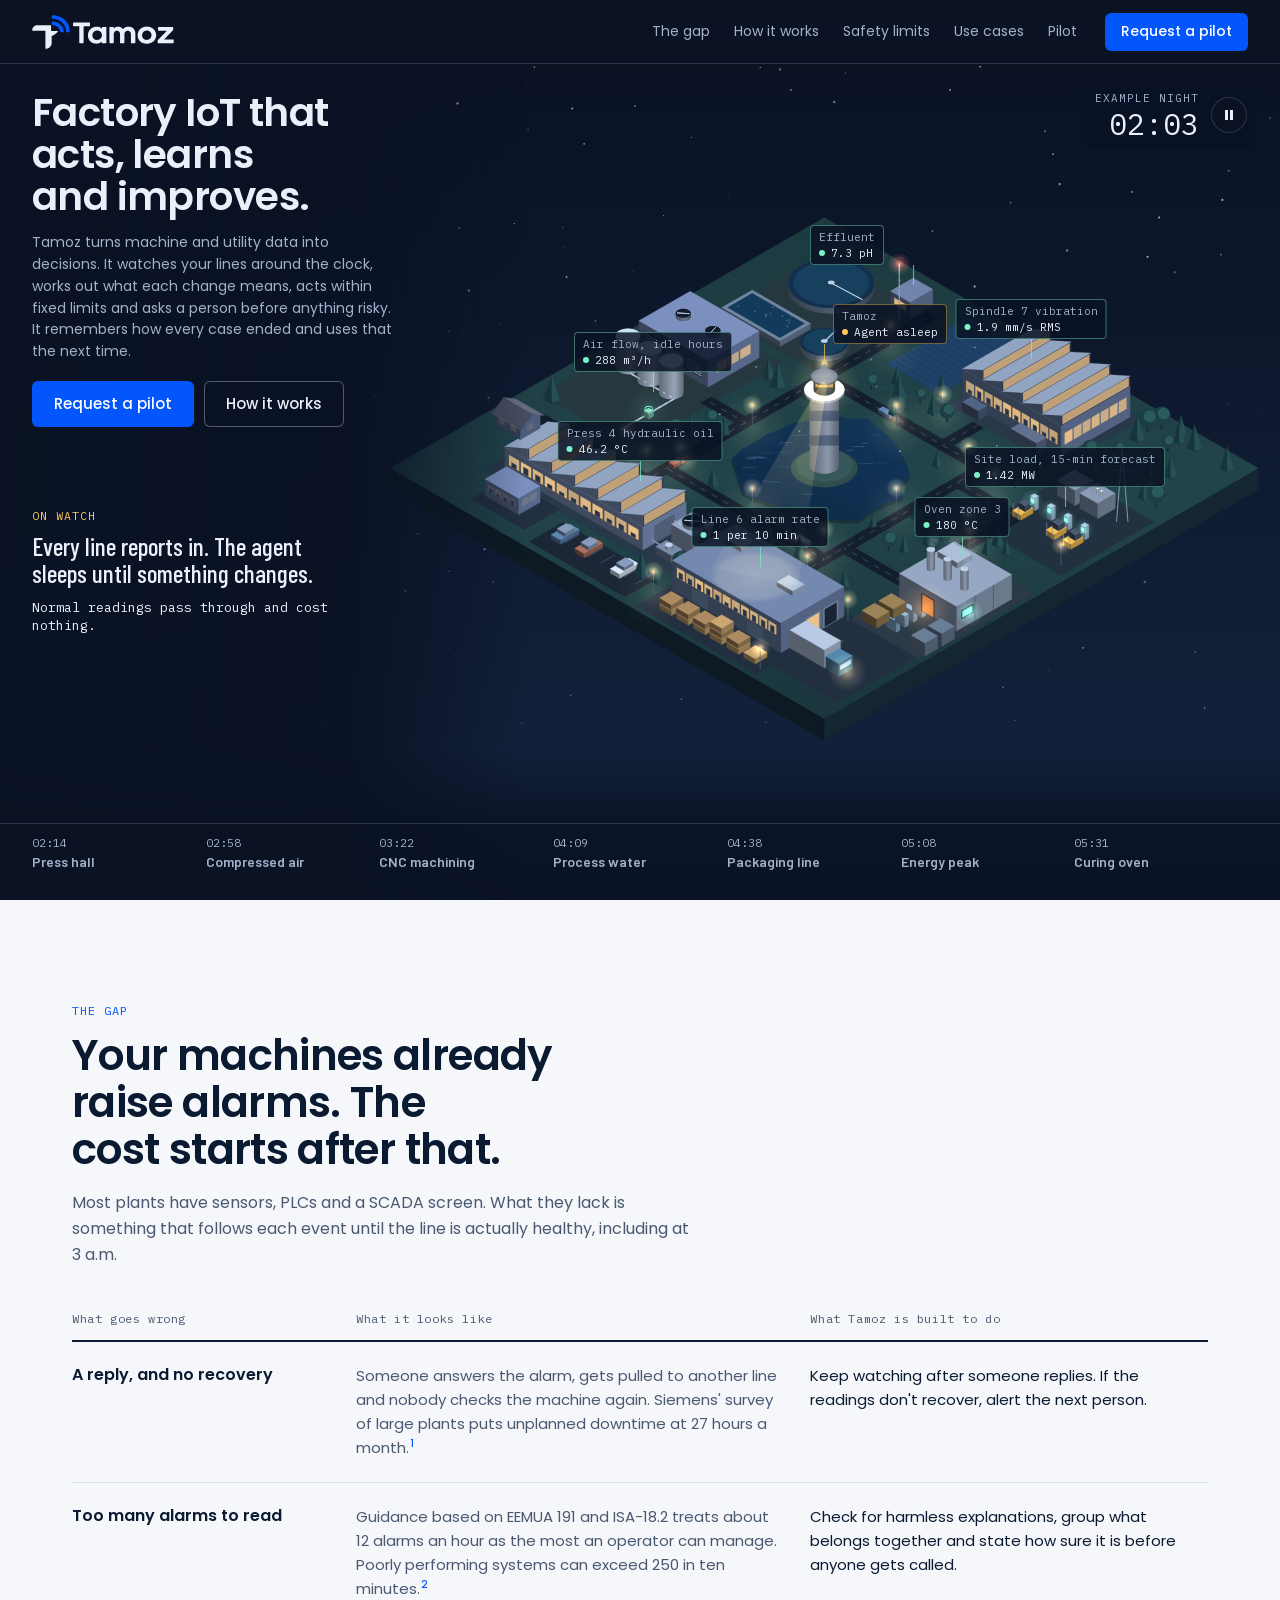
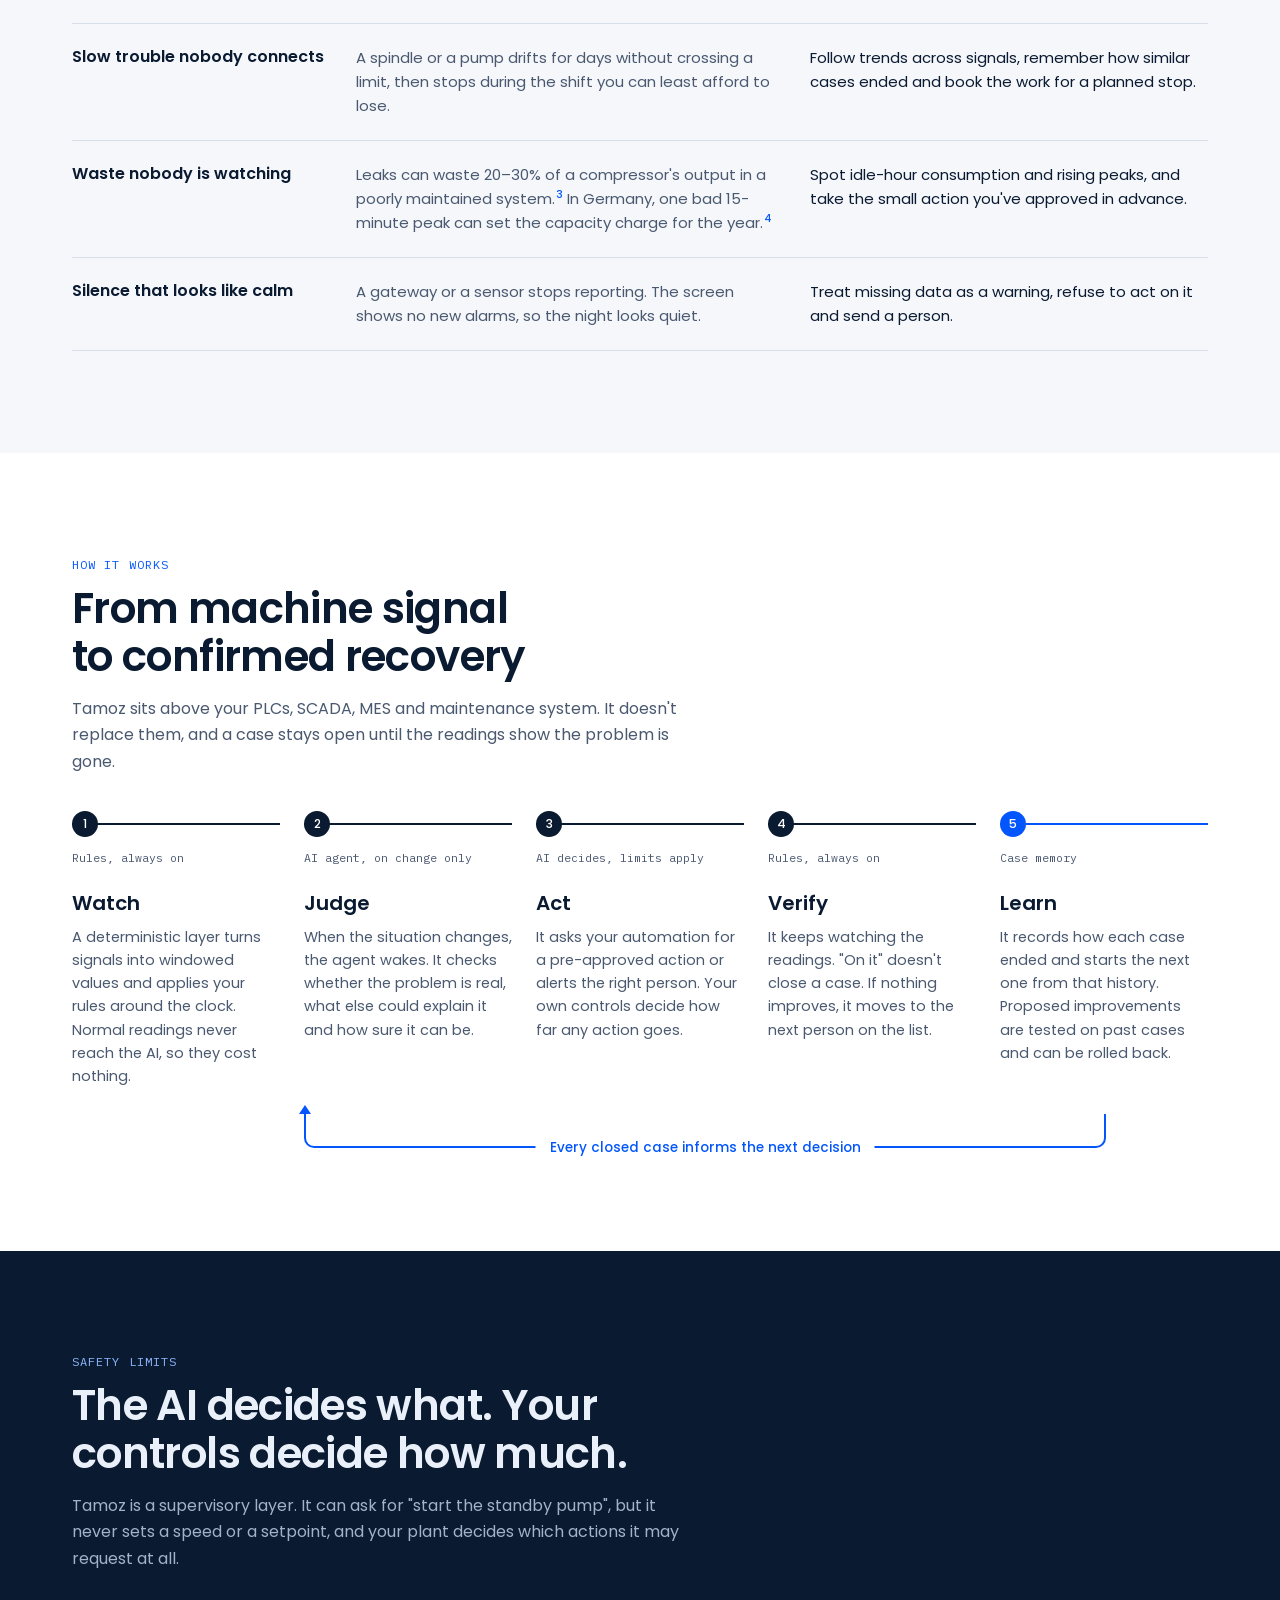
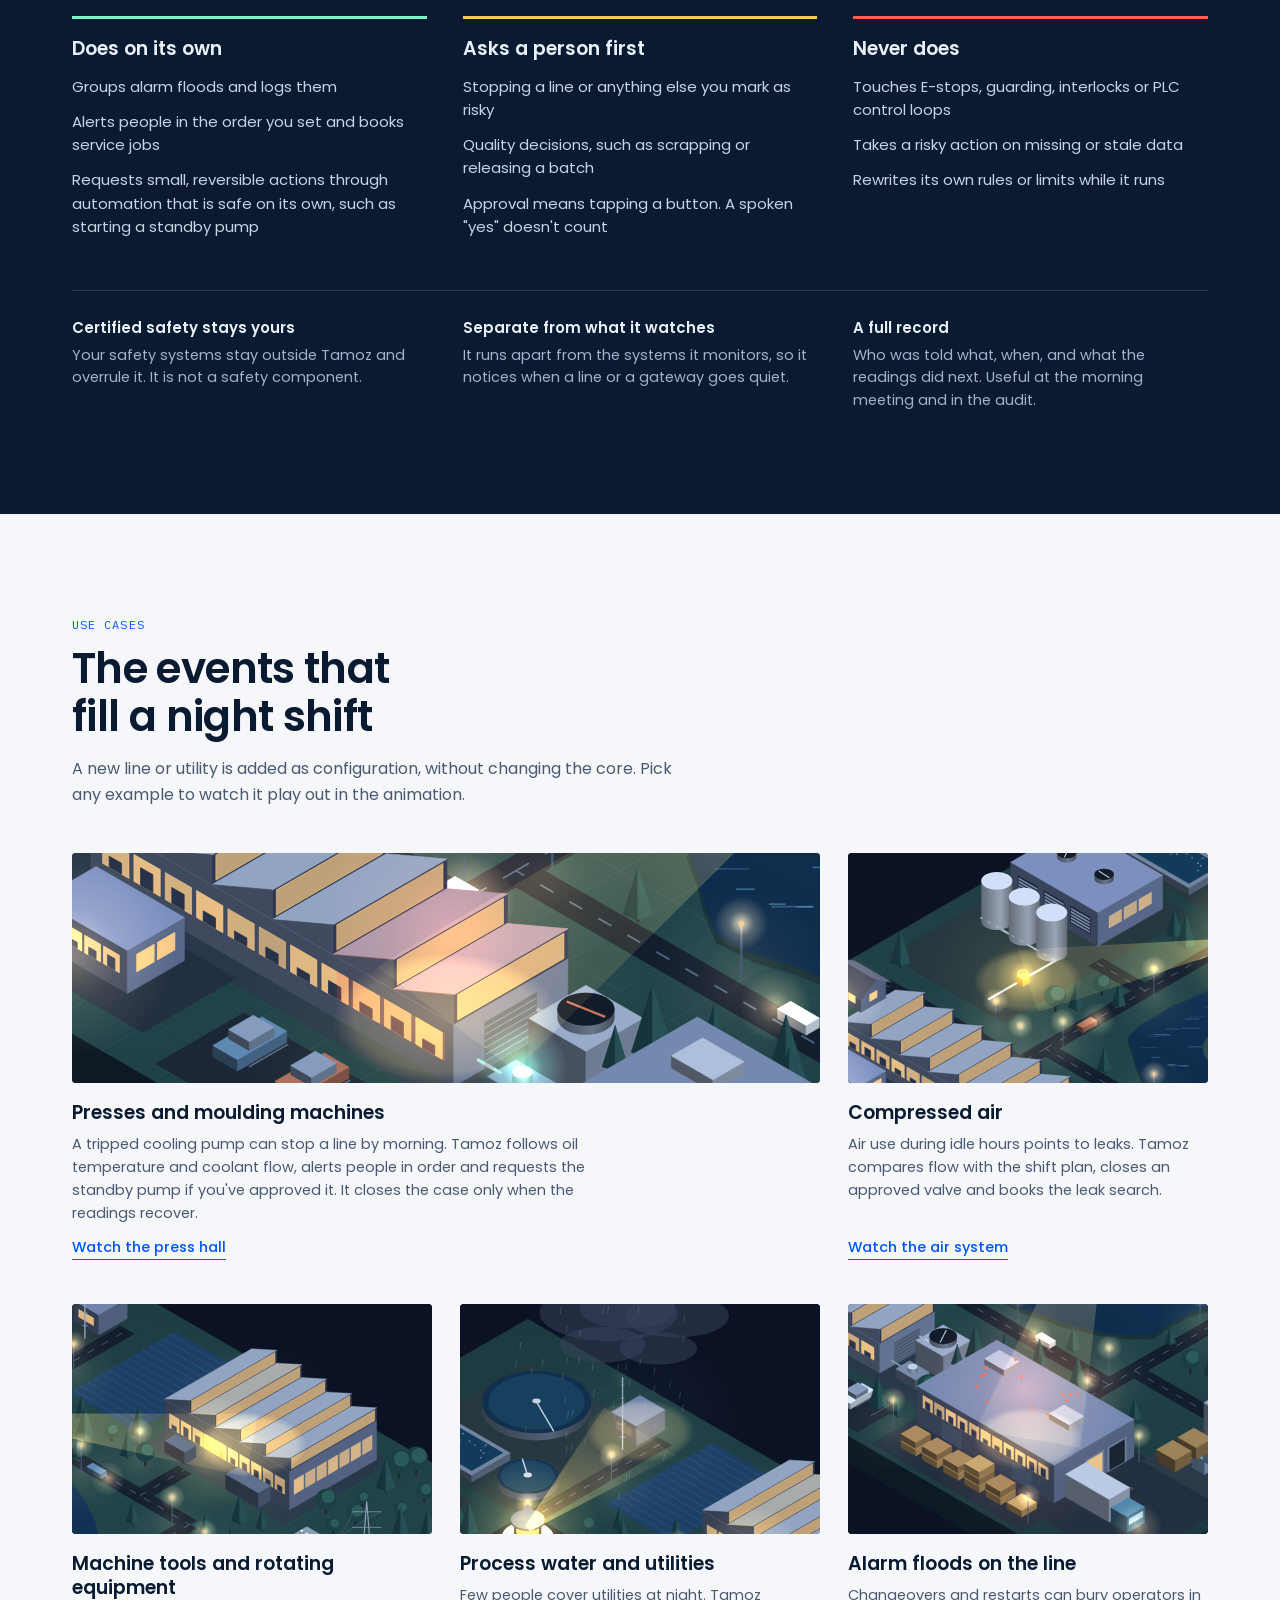
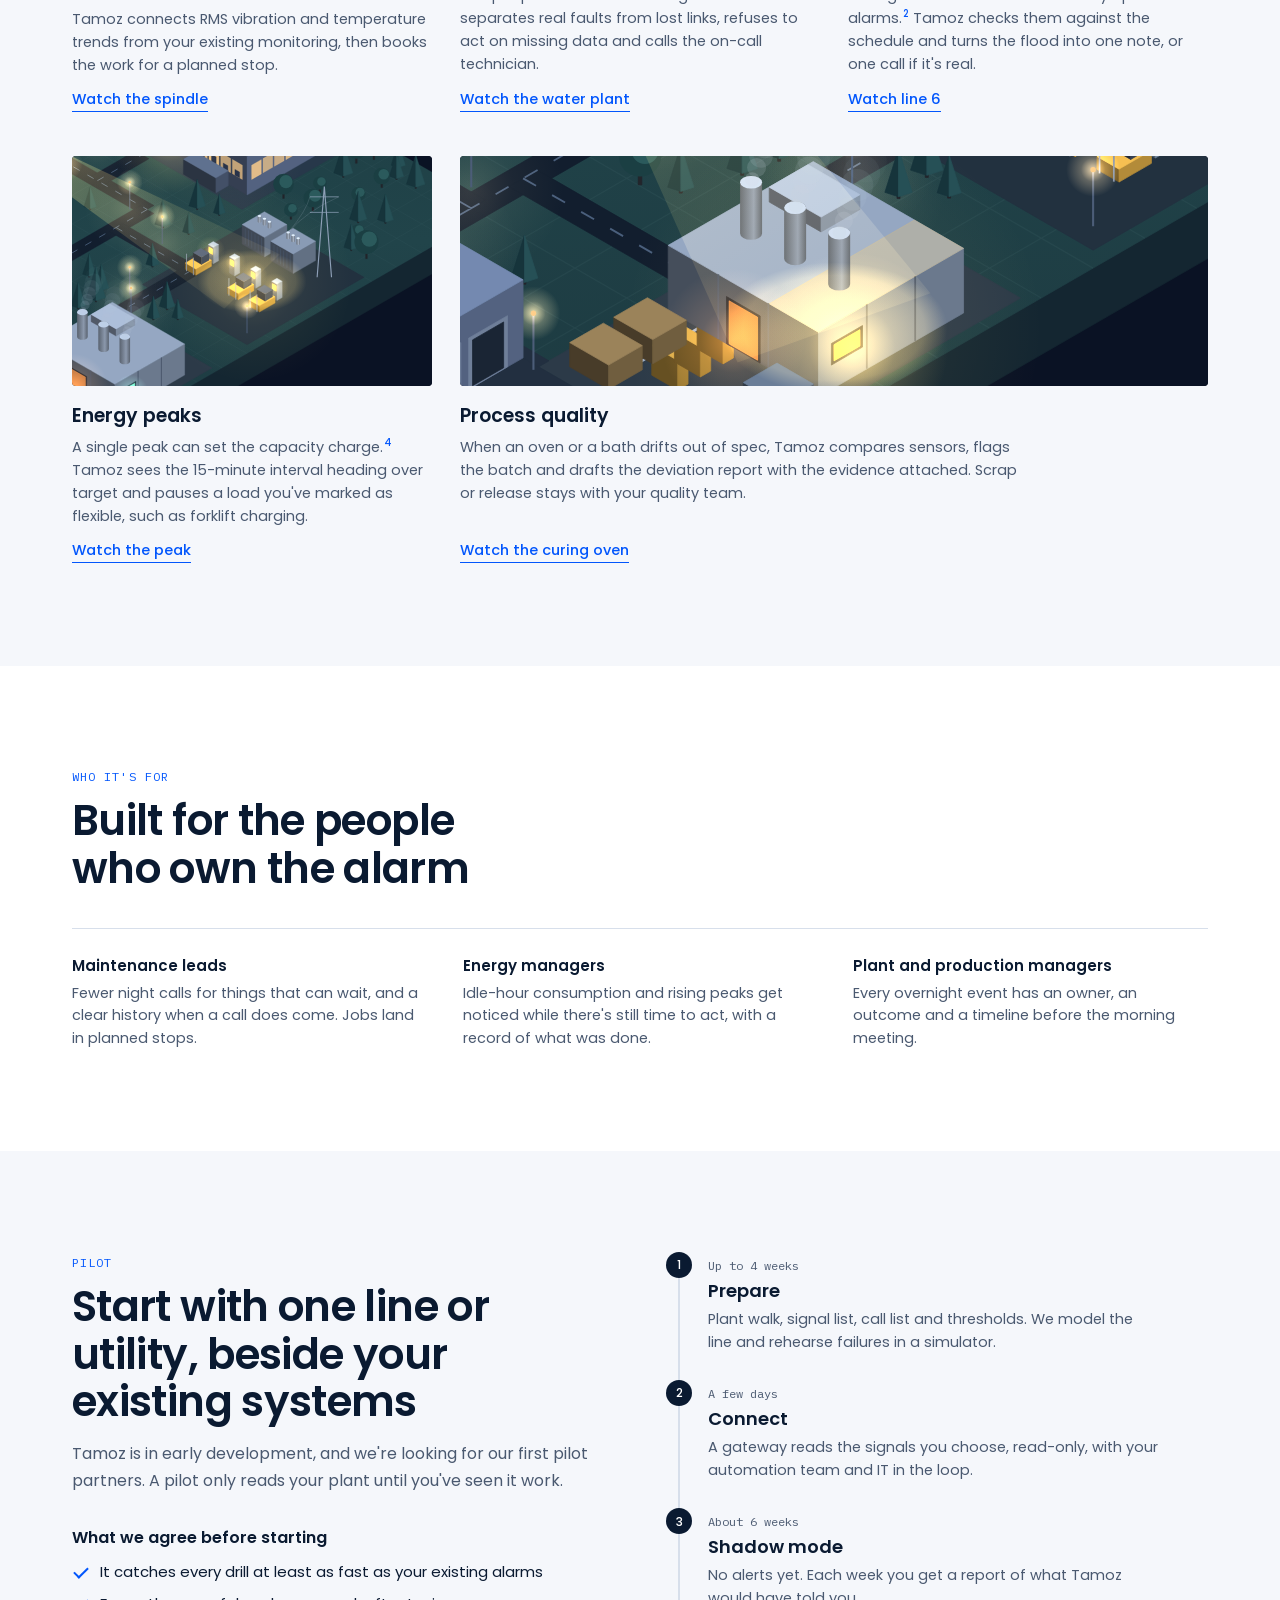
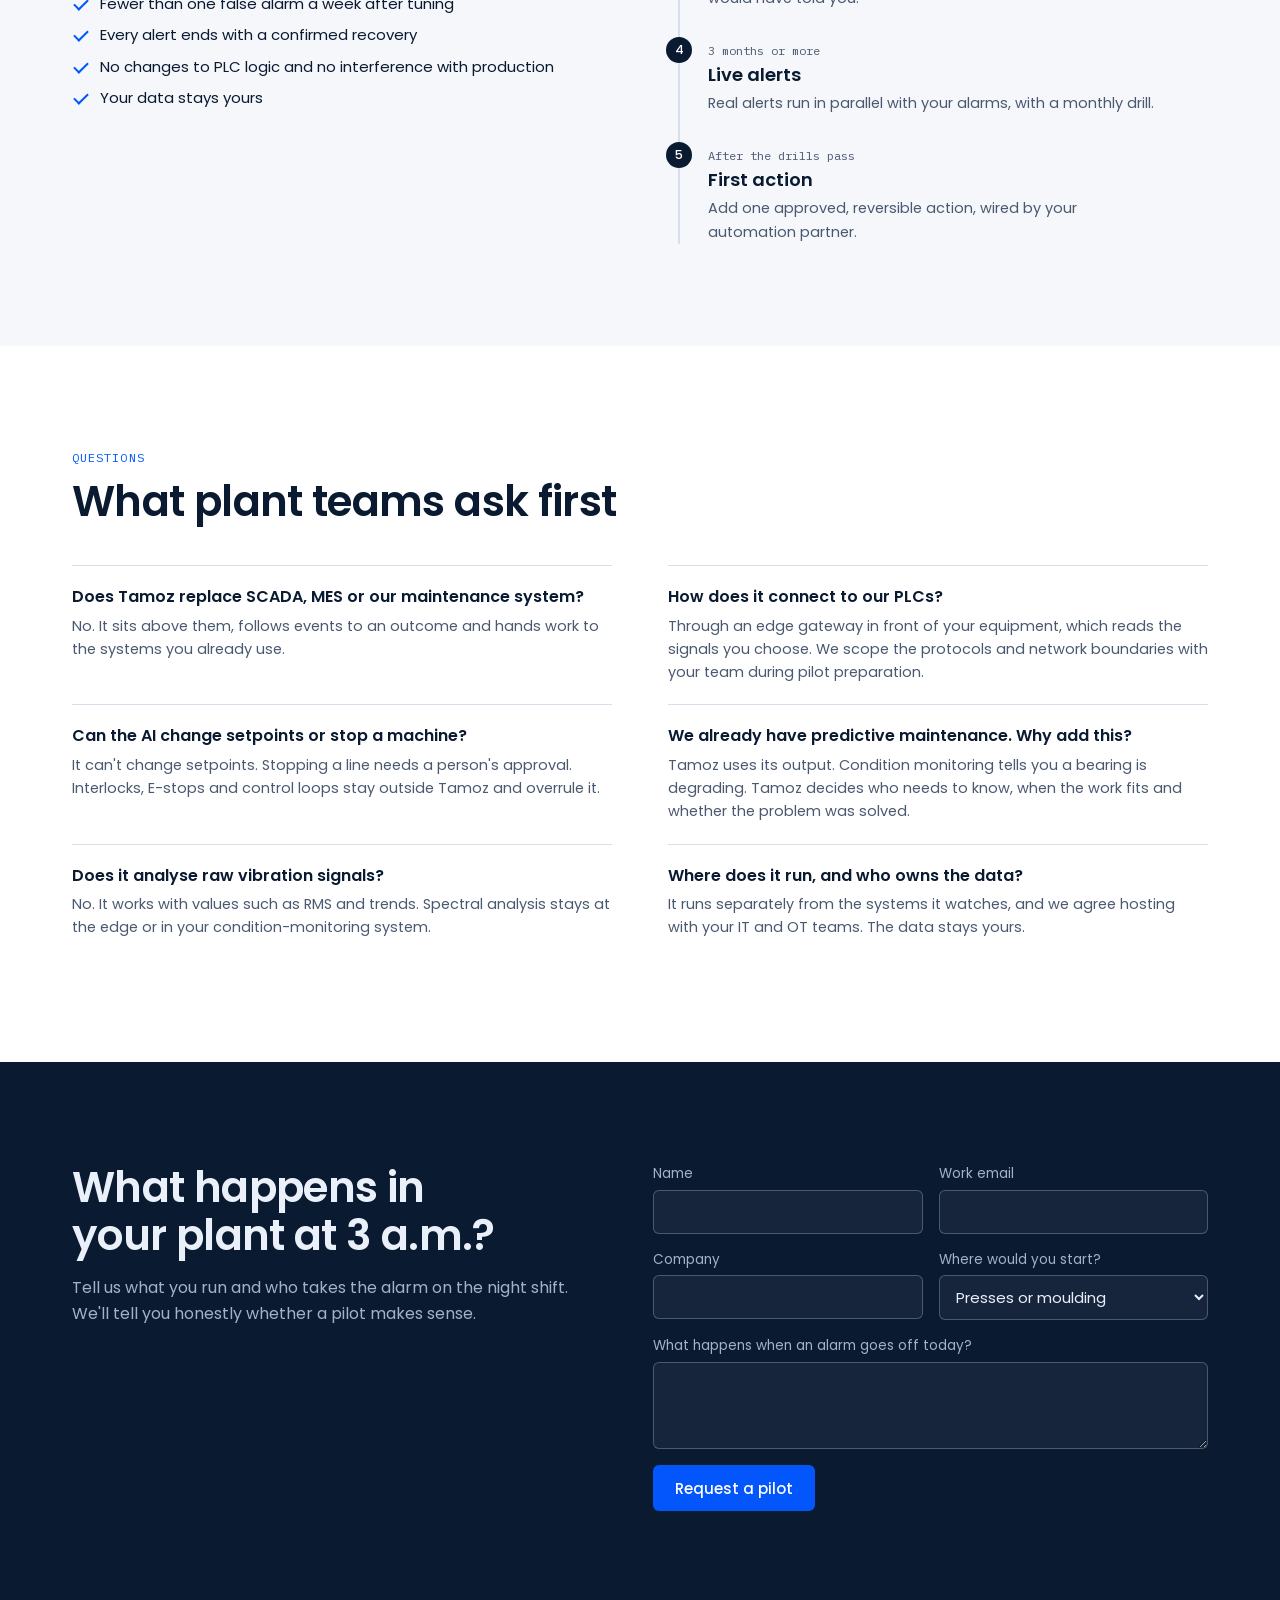
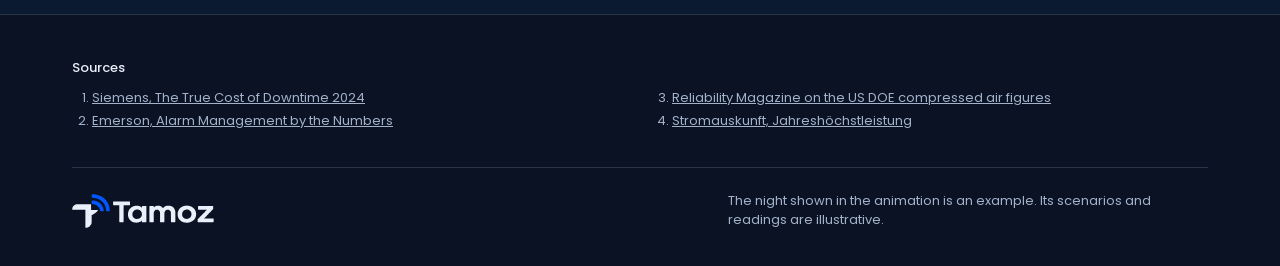
<file: designs/manufacturing.html>
<!doctype html><html lang="en"><head><meta charset="utf-8"><meta name=viewport content="width=device-width,initial-scale=1,viewport-fit=cover"><style>:root{color-scheme:light;box-sizing:border-box;padding-top:env(safe-area-inset-top,0px);padding-bottom:env(safe-area-inset-bottom,0px)}html{scroll-padding-top:env(safe-area-inset-top,0px)}body{margin:0;padding:0;font:14px -apple-system,BlinkMacSystemFont,sans-serif;background:#fff;color:#000}img{max-width:100%}[hidden]:not([hidden=until-found i]){display:none!important}</style>
<title>Tamoz for Manufacturing – AI Operator for Factory Alarms</title>
<meta name="description" content="Tamoz watches machine and utility data in your plant, works out what each alarm means, acts within fixed limits and asks a person before anything risky.">
<link rel="stylesheet" href="/fonts/fonts.css">
<!-- seo:start -->
<link rel="canonical" href="https://tamoz-systems.com/">
<link rel="icon" href="/favicon.ico" sizes="32x32">
<link rel="icon" href="/img/icon-192.png" type="image/png" sizes="192x192">
<link rel="apple-touch-icon" href="/img/apple-touch-icon.png">
<meta name="theme-color" content="#0a1224">
<meta property="og:type" content="website">
<meta property="og:site_name" content="Tamoz">
<meta property="og:locale" content="en_US">
<meta property="og:url" content="https://tamoz-systems.com/">
<meta property="og:title" content="Tamoz for Manufacturing – AI Operator for Factory Alarms">
<meta property="og:description" content="Tamoz watches machine and utility data in your plant, works out what each alarm means, acts within fixed limits and asks a person before anything risky.">
<meta property="og:image" content="https://tamoz-systems.com/img/og-image.jpg">
<meta property="og:image:width" content="1200">
<meta property="og:image:height" content="630">
<meta property="og:image:alt" content="Tamoz logo">
<meta name="twitter:card" content="summary_large_image">
<meta name="twitter:title" content="Tamoz for Manufacturing – AI Operator for Factory Alarms">
<meta name="twitter:description" content="Tamoz watches machine and utility data in your plant, works out what each alarm means, acts within fixed limits and asks a person before anything risky.">
<meta name="twitter:image" content="https://tamoz-systems.com/img/og-image.jpg">
<script type="application/ld+json">
{
 "@context": "https://schema.org",
 "@graph": [
  {
   "@type": "Organization",
   "@id": "https://tamoz-systems.com/#organization",
   "name": "Tamoz",
   "url": "https://tamoz-systems.com/",
   "logo": {
    "@type": "ImageObject",
    "url": "https://tamoz-systems.com/img/icon-512.png",
    "width": 512,
    "height": 512
   },
   "description": "Tamoz is an AI operator for IoT sensors and physical equipment. It watches sensor data, works out what each change means, acts within fixed limits and asks a person before anything risky."
  },
  {
   "@type": "WebSite",
   "@id": "https://tamoz-systems.com/#website",
   "url": "https://tamoz-systems.com/",
   "name": "Tamoz",
   "inLanguage": "en",
   "publisher": {
    "@id": "https://tamoz-systems.com/#organization"
   }
  },
  {
   "@type": "WebPage",
   "@id": "https://tamoz-systems.com/#webpage",
   "url": "https://tamoz-systems.com/",
   "name": "Tamoz for Manufacturing – AI Operator for Factory Alarms",
   "description": "Tamoz watches machine and utility data in your plant, works out what each alarm means, acts within fixed limits and asks a person before anything risky.",
   "inLanguage": "en",
   "isPartOf": {
    "@id": "https://tamoz-systems.com/#website"
   },
   "about": {
    "@id": "https://tamoz-systems.com/#organization"
   },
   "primaryImageOfPage": {
    "@type": "ImageObject",
    "url": "https://tamoz-systems.com/img/og-image.jpg"
   }
  },
  {
   "@type": "FAQPage",
   "@id": "https://tamoz-systems.com/#faq",
   "isPartOf": {
    "@id": "https://tamoz-systems.com/#website"
   },
   "mainEntity": [
    {
     "@type": "Question",
     "name": "Does Tamoz replace SCADA, MES or our maintenance system?",
     "acceptedAnswer": {
      "@type": "Answer",
      "text": "No. It sits above them, follows events to an outcome and hands work to the systems you already use."
     }
    },
    {
     "@type": "Question",
     "name": "How does it connect to our PLCs?",
     "acceptedAnswer": {
      "@type": "Answer",
      "text": "Through an edge gateway in front of your equipment, which reads the signals you choose. We scope the protocols and network boundaries with your team during pilot preparation."
     }
    },
    {
     "@type": "Question",
     "name": "Can the AI change setpoints or stop a machine?",
     "acceptedAnswer": {
      "@type": "Answer",
      "text": "It can't change setpoints. Stopping a line needs a person's approval. Interlocks, E-stops and control loops stay outside Tamoz and overrule it."
     }
    },
    {
     "@type": "Question",
     "name": "We already have predictive maintenance. Why add this?",
     "acceptedAnswer": {
      "@type": "Answer",
      "text": "Tamoz uses its output. Condition monitoring tells you a bearing is degrading. Tamoz decides who needs to know, when the work fits and whether the problem was solved."
     }
    },
    {
     "@type": "Question",
     "name": "Does it analyse raw vibration signals?",
     "acceptedAnswer": {
      "@type": "Answer",
      "text": "No. It works with values such as RMS and trends. Spectral analysis stays at the edge or in your condition-monitoring system."
     }
    },
    {
     "@type": "Question",
     "name": "Where does it run, and who owns the data?",
     "acceptedAnswer": {
      "@type": "Answer",
      "text": "It runs separately from the systems it watches, and we agree hosting with your IT and OT teams. The data stays yours."
     }
    }
   ]
  }
 ]
}
</script>
<!-- seo:end -->
<style>
.visually-hidden{position:absolute;width:1px;height:1px;margin:-1px;padding:0;overflow:hidden;clip:rect(0 0 0 0);white-space:nowrap;border:0}
/* Layout concept: the page opens at night inside one isometric world, then moves into daylight
   sections in the logo's navy, white and signal blue. Amber, red and mint keep the meaning they
   have in the animation: working, alarm, recovered. Single look by choice. */
:root{
  --night:#0a1224;
  --ink:#eaf0f9;
  --muted:#a3b2cb;
  --hair:rgba(190,208,235,.18);
  --alarm:#ff6347;
  --lantern:#ffc857;
  --clear:#7df2c6;
  --silent:#a7b3c8;
  --tag-bg:rgba(10,18,36,.84);
  --blue:#0256fc;
  --blue-lite:#8fb7ff;
  --logo-navy:#0a1a31;
  --paper:#f5f7fb;
  --white:#ffffff;
  --slate:#4a5970;
  --rule:#d7dfeb;
  --lede:"Poppins","Helvetica Neue",Arial,sans-serif;
  --display:"Barlow Condensed","Arial Narrow","Helvetica Neue",sans-serif;
  --body:"Barlow","Helvetica Neue",Arial,sans-serif;
  --data:"IBM Plex Mono",ui-monospace,Menlo,Consolas,monospace;
  color-scheme:dark;
}
html{scroll-behavior:smooth}
@media (prefers-reduced-motion:reduce){html{scroll-behavior:auto}}
body{background:var(--night);color:var(--ink);font-family:var(--body);font-size:15px;line-height:1.45}
*{box-sizing:border-box}
.stage{position:relative;height:clamp(790px,calc(100vh - 64px),900px);overflow:hidden;display:grid;
  grid-template-columns:minmax(400px,32%) 1fr;grid-template-rows:auto 1fr auto;background:var(--night)}
.viewport{position:absolute;inset:0;overflow:hidden}
.viewport canvas{position:absolute;inset:0;width:100%;height:100%;display:block}
.viewport::after{content:"";position:absolute;inset:0;pointer-events:none;z-index:2;
  background:
    linear-gradient(90deg,rgba(10,18,36,.97) 0,rgba(10,18,36,.93) 27%,rgba(10,18,36,0) 41%),
    linear-gradient(0deg,rgba(10,18,36,.95) 0,rgba(10,18,36,.86) 76px,rgba(10,18,36,0) 150px)}

.lede,.log,.shift{position:relative;z-index:3}
.lede{grid-column:1;grid-row:1;display:flex;flex-direction:column;gap:14px;
  padding-block:28px 0;padding-left:max(32px,env(safe-area-inset-left,0px));padding-right:16px}
h1{margin:0;font-family:var(--lede);font-weight:600;font-size:clamp(30px,min(3.05vw,5.6vh),44px);line-height:1.08;letter-spacing:-.015em;text-wrap:balance}
.lede p{margin:0;font-family:var(--lede);color:var(--muted);max-width:44ch;font-size:14px;line-height:1.55}

.log{grid-column:1;grid-row:2;align-self:end;display:flex;flex-direction:column;gap:8px;
  padding-block:18px 18px;padding-left:max(32px,env(safe-area-inset-left,0px));padding-right:16px;min-width:0}
.log-zone{margin:0;font-family:var(--data);font-size:11.5px;letter-spacing:.09em;text-transform:uppercase;color:var(--lantern)}
.log .log-title{margin:0;font-family:var(--display);font-weight:500;font-size:25px;line-height:1.08;text-wrap:balance}
#lines{list-style:none;margin:4px 0 0;padding:0;display:flex;flex-direction:column;gap:6px;min-height:206px}
#lines li{display:grid;grid-template-columns:42px 1fr;gap:8px;font-family:var(--data);font-size:13px;line-height:1.42;color:var(--muted);animation:rise .4s ease-out both}
#lines li b{font-weight:400;opacity:.72}
#lines li:last-child{color:var(--ink)}
#lines li span{min-width:0}
#lines li.plain{grid-template-columns:1fr}
@keyframes rise{from{opacity:0;transform:translateY(5px)}to{opacity:1;transform:none}}

.shift{grid-column:1/-1;grid-row:3;display:grid;grid-template-columns:repeat(7,minmax(0,1fr));gap:0;
  border-top:1px solid var(--hair);margin:0;list-style:none;
  padding-block:0;padding-left:max(32px,env(safe-area-inset-left,0px));padding-right:max(32px,env(safe-area-inset-right,0px))}
.shift li{min-width:0}
.shift button{all:unset;box-sizing:border-box;display:flex;flex-direction:column;gap:2px;width:100%;height:100%;min-height:76px;padding:11px 12px 12px 0;cursor:pointer;position:relative}
.shift button::before{content:"";position:absolute;left:0;right:10px;top:-1px;height:2px;background:var(--lantern);transform:scaleX(var(--p,0));transform-origin:left}
.shift button:focus-visible{outline:2px solid var(--lantern);outline-offset:-3px;border-radius:2px}
.s-time{font-family:var(--data);font-size:11.5px;color:var(--muted)}
.s-name{font-weight:600;font-size:14px;line-height:1.2;color:var(--muted);transition:color .3s}
.s-res{font-size:12px;line-height:1.25;color:var(--res,var(--muted));opacity:0;transition:opacity .5s}
.shift li.done .s-res{opacity:1}
.shift li.done .s-name,.shift li.now .s-name,.shift button:hover .s-name{color:var(--ink)}
.shift li.now .s-time{color:var(--lantern)}

.watch{position:absolute;z-index:3;top:calc(20px + env(safe-area-inset-top,0px));right:max(24px,env(safe-area-inset-right,0px));padding:7px 9px 7px 13px;border-radius:6px;background:var(--tag-bg);
  display:grid;grid-template-columns:auto auto;align-items:center;column-gap:12px;text-align:right}
.watch small{grid-column:1;font-family:var(--data);font-size:11px;letter-spacing:.09em;text-transform:uppercase;color:var(--muted)}
.watch time{grid-column:1;font-family:var(--data);font-size:30px;font-weight:400;line-height:1.1;font-variant-numeric:tabular-nums}
.watch button{all:unset;grid-column:2;grid-row:1/3;width:34px;height:34px;border:1px solid var(--hair);border-radius:50%;display:grid;place-items:center;cursor:pointer;color:var(--ink);background:var(--tag-bg)}
.watch button:hover{border-color:var(--muted)}
.watch button:focus-visible{outline:2px solid var(--lantern);outline-offset:2px}
.watch svg{width:12px;height:12px;fill:currentColor}

#tags{position:absolute;inset:0;z-index:1;pointer-events:none;overflow:hidden}
.tag{position:absolute;left:0;top:0;will-change:transform;transition:opacity .45s;--c:var(--clear)}
.tag[data-st=alarm]{--c:var(--alarm)}
.tag[data-st=check],.tag[data-st=wait]{--c:var(--lantern)}
.tag[data-st=silent]{--c:var(--silent)}
.tag[data-st=tower]{--c:var(--lantern)}
.tag-in{position:absolute;bottom:20px;left:0;transform:translateX(calc(-50% + var(--ox,0px)));display:flex;flex-direction:column;gap:1px;
  white-space:nowrap;background:var(--tag-bg);border:1px solid color-mix(in srgb,var(--c) 42%,transparent);border-radius:4px;padding:4px 8px;font-family:var(--data);font-size:11px;line-height:1.3}
.tag::after{content:"";position:absolute;left:-.5px;bottom:0;width:1px;height:20px;background:color-mix(in srgb,var(--c) 70%,transparent)}
.tag-k{color:var(--muted)}
.tag-v{color:var(--ink);font-variant-numeric:tabular-nums}
.tag-v::before{content:"";display:inline-block;width:6px;height:6px;border-radius:50%;background:var(--c);margin-right:6px;vertical-align:1px}
.tag-sub,.spark{display:none}
.tag.on .tag-in{padding:8px 11px 9px;gap:2px;min-width:176px}
.tag.on .tag-v{font-size:21px;line-height:1.2;color:var(--c)}
.tag.on .tag-v::before{display:none}
.tag.on .tag-sub{display:block;color:var(--muted)}
.tag.on .spark{display:block;width:100%;height:30px;margin-top:4px;overflow:visible}
.tag[data-st=silent] .tag-in{border-style:dashed}
.spark polyline{fill:none;stroke:var(--c);stroke-width:1.4;vector-effect:non-scaling-stroke;stroke-linejoin:round}
.spark line{stroke:var(--muted);stroke-width:1;stroke-dasharray:2 3;vector-effect:non-scaling-stroke;opacity:.65}


/* ---------- site chrome ---------- */
body::before{content:"";position:fixed;inset:0 0 auto;height:env(safe-area-inset-top,0px);z-index:30;background:var(--night)}
.bar{position:sticky;top:env(safe-area-inset-top,0px);z-index:20;display:flex;align-items:center;gap:28px;height:64px;background:var(--night);border-bottom:1px solid var(--hair);
  padding-left:max(32px,env(safe-area-inset-left,0px));padding-right:max(32px,env(safe-area-inset-right,0px));font-family:var(--lede)}
.logo{display:block;color:var(--ink);line-height:0}
.logo svg{display:block;height:34px;width:calc(34px * 4.173)}
.logo:focus-visible,.bar nav a:focus-visible,.case button:focus-visible,.foot a:focus-visible{outline:2px solid var(--blue-lite);outline-offset:3px;border-radius:2px}
.bar nav{display:flex;gap:24px;margin-left:auto}
.bar nav a{color:var(--muted);font-size:14px;text-decoration:none;white-space:nowrap}
.bar nav a:hover{color:var(--ink)}
.btn{display:inline-flex;align-items:center;justify-content:center;min-height:46px;padding:0 22px;border:0;border-radius:6px;background:var(--blue);color:#fff;font-family:var(--lede);font-weight:500;font-size:15px;text-decoration:none;cursor:pointer;white-space:nowrap}
.btn:hover{background:#1c69ff}
.btn:focus-visible{outline:2px solid var(--blue-lite);outline-offset:2px}
.btn-small{min-height:38px;padding:0 16px;font-size:14px}
.btn-quiet{background:transparent;color:var(--ink);box-shadow:inset 0 0 0 1px rgba(234,240,249,.32)}
.btn-quiet:hover{background:rgba(234,240,249,.08)}
.cta-row{display:flex;flex-wrap:wrap;gap:10px;margin-top:4px}

/* ---------- sections ---------- */
.sec{background:var(--paper);color:var(--logo-navy);font-family:var(--lede);padding-block:clamp(56px,8vw,104px);scroll-margin-top:64px}
#top{scroll-margin-top:64px}
.sec-white{background:var(--white)}
.sec-night{background:var(--logo-navy);color:var(--ink)}
.wrap{max-width:1200px;margin:0 auto;padding-left:max(32px,env(safe-area-inset-left,0px));padding-right:max(32px,env(safe-area-inset-right,0px))}
.eyebrow{margin:0 0 12px;font-family:"IBM Plex Mono",ui-monospace,Menlo,monospace;font-size:12px;letter-spacing:.09em;text-transform:uppercase;color:var(--blue)}
.sec-night .eyebrow{color:var(--blue-lite)}
.sec h2{margin:0;font-weight:600;font-size:clamp(28px,3.3vw,44px);line-height:1.12;letter-spacing:-.015em;max-width:22ch;text-wrap:balance}
.intro{margin:16px 0 0;max-width:62ch;font-size:16px;line-height:1.65;color:var(--slate)}
.sec-night .intro{color:var(--muted)}
.ref{font-size:.68em;vertical-align:super;line-height:0;margin-left:1px;color:var(--blue);text-decoration:none;font-weight:500}
.ref:hover{text-decoration:underline}

/* the gap */
.table-scroll{margin-top:40px;overflow-x:auto}
.gap{width:100%;min-width:720px;border-collapse:collapse;font-size:15px;line-height:1.6}
.gap thead th{text-align:left;font-family:"IBM Plex Mono",ui-monospace,Menlo,monospace;font-weight:400;font-size:12px;letter-spacing:.05em;color:var(--slate);padding:0 24px 12px 0;border-bottom:2px solid var(--logo-navy)}
.gap tbody th{text-align:left;font-weight:600;width:25%;padding:22px 28px 22px 0;vertical-align:top;line-height:1.35;font-size:16px}
.gap td{padding:22px 28px 22px 0;vertical-align:top;color:var(--slate);width:40%}
.gap td:last-child{color:var(--logo-navy);width:35%;padding-right:0}
.gap tbody tr{border-bottom:1px solid var(--rule)}

/* how it works */
.flow{list-style:none;margin:48px 0 0;padding:0;display:grid;grid-template-columns:repeat(5,minmax(0,1fr));gap:24px;position:relative;counter-reset:step}
.flow li{counter-increment:step;padding-top:26px;border-top:2px solid var(--logo-navy);position:relative;min-width:0}
.flow li::before{content:counter(step);position:absolute;top:-14px;left:0;width:26px;height:26px;border-radius:50%;background:var(--logo-navy);color:#fff;display:grid;place-items:center;font-size:12px;font-weight:500}
.flow li:last-child{border-top-color:var(--blue)}
.flow li:last-child::before{background:var(--blue)}
.who{display:block;font-family:"IBM Plex Mono",ui-monospace,Menlo,monospace;font-size:11.5px;color:var(--slate);margin-bottom:8px;min-height:2.6em;line-height:1.3}
.flow h3{margin:0 0 8px;font-weight:600;font-size:20px}
.flow p{margin:0;font-size:14.5px;line-height:1.6;color:var(--slate)}
.loop{margin:26px 0 0;margin-left:calc(20% + 5px);margin-right:calc(10% - 12px);height:34px;border:2px solid var(--blue);border-top:0;border-radius:0 0 10px 10px;position:relative;text-align:center}
.loop::before{content:"";position:absolute;left:-7px;top:-9px;border:6px solid transparent;border-bottom:9px solid var(--blue);border-top:0}
.loop span{position:absolute;left:50%;bottom:-11px;transform:translateX(-50%);background:var(--white);padding:0 14px;font-size:13.5px;font-weight:500;color:var(--blue);white-space:nowrap}

/* limits */
.rules{margin-top:44px;display:grid;grid-template-columns:repeat(3,minmax(0,1fr));gap:36px}
.rule-col{border-top:3px solid var(--c);padding-top:16px;min-width:0}
.rule-col h3{margin:0 0 12px;font-weight:600;font-size:19px}
.rule-col ul{list-style:none;margin:0;padding:0;display:flex;flex-direction:column;gap:12px;font-size:15px;line-height:1.55;color:#c8d3e4}
.facts{margin:52px 0 0;display:grid;grid-template-columns:repeat(3,minmax(0,1fr));gap:36px;border-top:1px solid var(--hair);padding-top:26px}
.facts dt{font-weight:600;font-size:15px}
.facts dd{margin:5px 0 0;font-size:14.5px;line-height:1.55;color:var(--muted)}

/* use cases */
.cases{margin-top:44px;display:grid;grid-template-columns:repeat(3,minmax(0,1fr));gap:44px 28px}
.case{display:flex;flex-direction:column;align-items:flex-start;min-width:0}
.case.wide{grid-column:span 2}
.case canvas{display:block;width:100%;height:230px;background:var(--night);border-radius:4px}
.case h3{margin:18px 0 8px;font-weight:600;font-size:19px;line-height:1.25}
.case p{margin:0 0 12px;font-size:14.5px;line-height:1.6;color:var(--slate);max-width:62ch}
.case button{all:unset;margin-top:auto;cursor:pointer;color:var(--blue);font-weight:500;font-size:14.5px;border-bottom:1px solid currentColor;line-height:1.5}
.case button:hover{color:#0040c4}

/* pilot */
.pilot{display:grid;grid-template-columns:minmax(0,1fr) minmax(0,1fr);gap:clamp(36px,6vw,80px)}
.agree{margin:32px 0 12px;font-weight:600;font-size:16px}
.ticks{list-style:none;margin:0;padding:0;display:flex;flex-direction:column;gap:9px;font-size:15px;line-height:1.5}
.ticks li{display:grid;grid-template-columns:18px 1fr;gap:10px}
.ticks li::before{content:"";width:12px;height:6px;margin:6px 0 0 2px;border-left:2px solid var(--blue);border-bottom:2px solid var(--blue);transform:rotate(-45deg)}
.phases{list-style:none;margin:0;padding:0;counter-reset:ph;border-left:2px solid var(--rule)}
.phases li{counter-increment:ph;position:relative;padding:0 0 28px 28px}
.phases li:last-child{padding-bottom:0}
.phases li::before{content:counter(ph);position:absolute;left:-14px;top:-2px;width:26px;height:26px;border-radius:50%;background:var(--logo-navy);color:#fff;display:grid;place-items:center;font-size:12px;font-weight:500}
.phases span{font-family:"IBM Plex Mono",ui-monospace,Menlo,monospace;font-size:12px;color:var(--slate)}
.phases h3{margin:2px 0 4px;font-weight:600;font-size:18px}
.phases p{margin:0;font-size:14.5px;line-height:1.6;color:var(--slate);max-width:50ch}

/* faq */
.roles{margin-top:36px;border-top:1px solid var(--rule)}
.roles dd{color:var(--slate)}
.faq{margin:40px 0 0;display:grid;grid-template-columns:repeat(2,minmax(0,1fr));gap:0 56px}
.sec-white .faq>div,.faq>div{padding:20px 0;border-top:1px solid var(--rule);min-width:0}
.faq dt{font-weight:600;font-size:16px;line-height:1.35}
.faq dd{margin:7px 0 0;font-size:14.5px;line-height:1.6;color:var(--slate)}

/* contact */
.contact{display:grid;grid-template-columns:minmax(0,1fr) minmax(0,1.1fr);gap:clamp(36px,6vw,80px);align-items:start}
#pilotForm{display:flex;flex-direction:column;gap:16px;align-items:flex-start;min-width:0}
.two{display:grid;grid-template-columns:repeat(2,minmax(0,1fr));gap:16px;width:100%}
.field{display:flex;flex-direction:column;gap:6px;width:100%;min-width:0}
.field label{font-size:13.5px;color:var(--muted)}
.field input,.field select,.field textarea{width:100%;min-height:44px;padding:10px 12px;border:1px solid rgba(190,208,235,.3);border-radius:6px;background:rgba(255,255,255,.05);color:var(--ink);font:inherit;font-size:15px}
.field select option{color:#0a1a31}
.field input:focus-visible,.field select:focus-visible,.field textarea:focus-visible{outline:2px solid var(--blue-lite);outline-offset:1px}
.form-status{margin:0;font-size:14px;line-height:1.5;color:var(--lantern)}
.form-status.ok{color:var(--clear)}
.btn:disabled{opacity:.6;cursor:wait}

/* footer */
.foot{background:var(--night);color:var(--muted);font-family:var(--lede);padding-block:44px 36px;border-top:1px solid var(--hair);font-size:13px}
.foot h2{margin:0 0 10px;font-size:13px;font-weight:500;color:var(--ink)}
.foot ol{margin:0;padding-left:20px;columns:2;column-gap:44px;line-height:1.75}
.foot li{break-inside:avoid}
.foot ol a{color:var(--muted)}
.foot ol a:hover{color:var(--ink)}
#sources{scroll-margin-top:80px}
.foot-end{display:flex;flex-wrap:wrap;gap:16px 32px;align-items:center;justify-content:space-between;margin-top:34px;padding-top:24px;border-top:1px solid var(--hair)}
.foot-end p{margin:0;max-width:60ch}

@media (max-width:1040px){
  .bar nav{display:none}
  .bar .btn{margin-left:auto}
  .flow{grid-template-columns:repeat(2,minmax(0,1fr));row-gap:36px}
  .who{min-height:0}
  .loop{display:none}
  .cases{grid-template-columns:repeat(2,minmax(0,1fr))}
  .case.wide{grid-column:span 2}
  .case:nth-child(7){grid-column:span 2}
}
@media (max-width:860px){
  .bar{padding-left:max(16px,env(safe-area-inset-left,0px));padding-right:max(16px,env(safe-area-inset-right,0px));height:58px}
  .logo svg{height:28px;width:calc(28px * 4.173)}
  .sec{scroll-margin-top:58px}
  #top{scroll-margin-top:58px}
  .wrap{padding-left:max(16px,env(safe-area-inset-left,0px));padding-right:max(16px,env(safe-area-inset-right,0px))}
  .flow,.rules,.facts,.pilot,.faq,.contact,.two{grid-template-columns:minmax(0,1fr)}
  .gap{width:100%}
  .cases{grid-template-columns:minmax(0,1fr)}
  .case.wide,.case:nth-child(7){grid-column:auto}
  .case canvas{height:210px}
  .foot ol{columns:1}
  .table-scroll{overflow-x:visible}
  .gap{min-width:0;display:block}
  .gap thead{position:absolute;width:1px;height:1px;overflow:hidden;clip-path:inset(50%)}
  .gap tbody,.gap tbody tr,.gap tbody th,.gap td{display:block;width:auto;padding-right:0}
  .gap tbody tr{padding-block:20px}
  .gap tbody th,.gap td{padding-block:0}
  .gap td{margin-top:8px}
  .gap td:last-child{font-weight:500;width:auto}
}
@media (max-width:860px){
  html,body{height:auto}
  .stage{display:flex;flex-direction:column;height:auto;min-height:0;overflow:visible}
  .lede{order:1;padding-block:20px 14px;padding-left:max(16px,env(safe-area-inset-left,0px));padding-right:max(16px,env(safe-area-inset-right,0px))}
  h1{font-size:clamp(30px,8.6vw,40px)}
  .viewport{order:2;position:relative;inset:auto;width:100%;max-width:100%;aspect-ratio:1/.92;flex:none}
  .viewport::after{background:none}
  .watch{top:8px;right:max(12px,env(safe-area-inset-right,0px))}
  .watch time{font-size:22px}
  .shift{order:3;display:flex;overflow-x:auto;scrollbar-width:none;padding-left:max(16px,env(safe-area-inset-left,0px));padding-right:max(16px,env(safe-area-inset-right,0px))}
  .shift::-webkit-scrollbar{display:none}
  .shift li{flex:0 0 136px}
  .log{order:4;padding-block:14px 26px;padding-left:max(16px,env(safe-area-inset-left,0px));padding-right:max(16px,env(safe-area-inset-right,0px))}
  #lines{min-height:236px}
  .tag:not(.on):not(.keep){opacity:0!important}
  .tag.on .tag-in{min-width:150px}
}
@media (prefers-reduced-motion:reduce){
  #lines li{animation:none}
  .tag,.s-name,.s-res{transition:none}
}
</style>

</head>
<body>
<svg width="0" height="0" style="position:absolute" aria-hidden="true"><symbol id="tamoz-logo" viewBox="0 0 5429 1301"><path fill="currentColor" fill-rule="evenodd" d="M 1581.445 288.956 C 1580.315 289.415, 1578.007 291.367, 1576.315 293.294 L 1573.239 296.797 1572.483 341.648 C 1571.539 397.597, 1572.142 421.761, 1574.575 425.474 C 1578.710 431.785, 1571.316 431.396, 1695.109 431.821 C 1757.044 432.034, 1808.270 432.549, 1808.944 432.966 C 1810.257 433.777, 1810.798 969.648, 1809.525 1008 C 1808.666 1033.883, 1810.122 1068.550, 1812.237 1072.555 C 1815.474 1078.686, 1812.638 1078.465, 1892.141 1078.806 C 1972.578 1079.151, 1970.136 1079.330, 1973.684 1072.829 C 1975.425 1069.637, 1975.521 1056.379, 1976 751.713 C 1976.428 479.613, 1976.703 433.802, 1977.911 433.055 C 1978.687 432.575, 2030.967 432.029, 2094.088 431.842 C 2208.706 431.500, 2208.858 431.497, 2211.677 429.408 C 2213.230 428.257, 2215.563 425.782, 2216.863 423.908 L 2219.226 420.500 2218.747 359.460 C 2218.232 293.757, 2218.365 295.355, 2212.997 290.498 C 2210.802 288.511, 2209.129 288.499, 1897.145 288.311 C 1724.640 288.207, 1582.575 288.497, 1581.445 288.956 M 193.500 390.174 C 189.650 390.671, 182.450 391.767, 177.500 392.611 C 172.550 393.455, 165.899 394.558, 162.719 395.063 C 159.540 395.568, 155.625 396.660, 154.019 397.490 C 152.413 398.321, 149.934 399, 148.510 399 C 147.086 399, 144.251 399.836, 142.210 400.858 C 140.170 401.880, 137.150 403.035, 135.500 403.425 C 133.850 403.815, 126.488 407.141, 119.139 410.817 C 100.691 420.045, 98.772 421.117, 95.084 424.250 C 93.303 425.762, 91.306 427, 90.646 427 C 85.486 427, 44 468.053, 44 473.160 C 44 473.706, 42.586 475.568, 40.857 477.297 C 39.129 479.025, 37.052 482.024, 36.243 483.961 C 35.433 485.898, 33.698 488.759, 32.386 490.318 C 31.074 491.878, 30 493.931, 30 494.882 C 30 495.833, 28.899 498.104, 27.552 499.929 C 26.206 501.754, 24.798 504.642, 24.424 506.347 C 24.049 508.052, 22.634 511.203, 21.279 513.350 C 19.666 515.905, 18.986 518.147, 19.310 519.843 C 19.625 521.487, 19.111 523.315, 17.903 524.851 C 16.683 526.402, 16 528.859, 16 531.701 C 16 534.138, 15.467 537.114, 14.816 538.316 C 12.238 543.071, 8.886 568.945, 8.906 583.939 C 8.922 595.584, 9.070 596.525, 11.230 598.684 L 13.536 600.991 260.595 601.030 C 480.130 601.065, 507.896 601.239, 509.827 602.591 L 512 604.113 512 943.606 C 512 1306.973, 511.716 1285.802, 516.648 1290.131 C 517.666 1291.025, 520.075 1291.990, 522 1292.275 C 527.235 1293.050, 555.560 1291.161, 563 1289.540 C 566.575 1288.762, 571.460 1287.859, 573.855 1287.534 C 576.250 1287.209, 579.406 1286.324, 580.868 1285.568 C 582.330 1284.812, 585.755 1283.859, 588.479 1283.451 C 591.203 1283.042, 594.797 1281.876, 596.466 1280.858 C 598.135 1279.840, 600.637 1279.006, 602.027 1279.004 C 603.418 1279.002, 605.443 1278.414, 606.527 1277.698 C 607.612 1276.982, 611.769 1275.107, 615.764 1273.533 C 619.760 1271.959, 623.527 1270.070, 624.137 1269.335 C 624.746 1268.601, 625.886 1268, 626.670 1268 C 627.453 1268, 631.374 1266.200, 635.382 1264 C 639.391 1261.800, 643.365 1260, 644.213 1260 C 645.061 1260, 646.343 1259.292, 647.061 1258.427 C 647.779 1257.562, 650.196 1255.926, 652.433 1254.792 C 654.670 1253.659, 657.941 1251.554, 659.702 1250.115 C 661.464 1248.677, 665.488 1245.475, 668.646 1243 C 688.814 1227.193, 713.219 1199.068, 723.315 1180 C 724.917 1176.975, 726.791 1173.825, 727.479 1173 C 728.168 1172.175, 729.045 1170.186, 729.428 1168.579 C 729.811 1166.972, 730.996 1164.549, 732.062 1163.194 C 733.128 1161.839, 734 1159.869, 734 1158.815 C 734 1157.762, 734.707 1155.533, 735.572 1153.861 C 740.118 1145.069, 746.593 1122.921, 749.417 1106.500 C 752.965 1085.869, 753.020 1082.988, 752.418 947.337 C 751.768 800.939, 751.397 811.097, 757.500 808.330 C 759.150 807.582, 761.175 806.527, 762 805.984 C 762.825 805.442, 764.625 804.522, 766 803.938 C 767.375 803.355, 771.200 801.358, 774.500 799.500 C 777.800 797.642, 782.802 795.002, 785.615 793.633 C 788.429 792.264, 791.002 790.437, 791.334 789.572 C 791.696 788.629, 793.130 788, 794.919 788 C 796.723 788, 798.283 787.309, 798.869 786.250 C 799.402 785.288, 801.444 783.600, 803.407 782.500 C 811.310 778.072, 828.653 767.654, 831 765.924 C 833.394 764.161, 851.418 753.244, 860.594 748 C 865.812 745.019, 874.014 739.389, 879.388 735.102 C 881.526 733.396, 883.681 732, 884.176 732 C 884.672 732, 886.951 730.200, 889.240 728 C 891.530 725.800, 893.947 724, 894.612 724 C 895.277 724, 899.349 721.155, 903.660 717.678 C 907.972 714.201, 914.054 709.364, 917.176 706.928 C 926.444 699.698, 951.225 676.684, 959.142 667.956 C 963.189 663.494, 970.649 655.594, 975.721 650.399 C 987.256 638.586, 990.075 633.938, 990.741 625.635 C 991.220 619.665, 991.085 619.167, 988.046 615.706 C 986.114 613.505, 983.591 611.830, 981.674 611.477 C 978.754 610.939, 900.559 610.398, 781.500 610.092 C 755.100 610.025, 732.892 609.584, 732.149 609.113 C 731.033 608.406, 730.711 590.152, 730.302 504.455 L 729.806 400.653 727.404 396.847 C 726.082 394.754, 723.219 392.132, 721.040 391.021 C 717.094 389.008, 716.116 389.001, 458.790 389.136 C 311.925 389.213, 197.480 389.661, 193.500 390.174 M 4379 444.992 C 4374.875 445.449, 4364.525 446.328, 4356 446.944 C 4347.475 447.560, 4337.350 448.702, 4333.500 449.481 C 4329.650 450.260, 4323.372 451.191, 4319.549 451.550 C 4315.726 451.909, 4311.451 452.650, 4310.049 453.198 C 4308.647 453.746, 4304.125 454.781, 4300 455.499 C 4295.875 456.217, 4291.150 457.251, 4289.500 457.797 C 4287.850 458.343, 4284.250 459.552, 4281.500 460.482 C 4278.750 461.413, 4274.528 462.522, 4272.117 462.949 C 4269.707 463.375, 4267.324 464.456, 4266.823 465.353 C 4266.199 466.467, 4264.696 466.935, 4262.066 466.831 C 4259.468 466.730, 4257.331 467.381, 4255.476 468.840 C 4253.966 470.028, 4251.786 471, 4250.631 471 C 4249.476 471, 4246.050 472.192, 4243.016 473.649 C 4239.982 475.106, 4236.150 476.851, 4234.500 477.527 C 4232.850 478.203, 4225.782 481.511, 4218.792 484.878 C 4211.803 488.245, 4205.439 491, 4204.649 491 C 4203.860 491, 4202.947 491.695, 4202.621 492.545 C 4202.295 493.395, 4200.334 494.790, 4198.264 495.645 C 4194.600 497.158, 4191.936 498.951, 4180.280 507.750 C 4177.184 510.087, 4174.233 512, 4173.722 512 C 4173.212 512, 4169.750 514.587, 4166.030 517.750 C 4158.545 524.113, 4157.597 524.893, 4150.453 530.565 C 4140.365 538.575, 4112.994 568.034, 4106.380 578 C 4104.008 581.575, 4098.822 589.225, 4094.857 595 C 4078.195 619.267, 4067.504 641.560, 4058.172 671.500 C 4049.961 697.844, 4049.067 701.155, 4047.924 709.484 C 4047.321 713.876, 4046.649 717.759, 4046.429 718.114 C 4045.223 720.066, 4043.003 760.715, 4043.022 780.500 C 4043.061 820.871, 4048.198 853.114, 4060.121 887.813 C 4062.329 894.241, 4064.511 900.975, 4064.969 902.778 C 4065.427 904.581, 4066.242 906.606, 4066.779 907.278 C 4067.316 907.950, 4068.097 909.625, 4068.515 911 C 4068.933 912.375, 4070.113 914.573, 4071.138 915.885 C 4072.162 917.197, 4073 919.264, 4073 920.480 C 4073 921.695, 4073.900 923.505, 4075 924.500 C 4076.100 925.495, 4077 926.847, 4077 927.504 C 4077 929.100, 4083.745 941.803, 4086.395 945.198 C 4087.553 946.681, 4090.300 950.877, 4092.500 954.522 C 4094.700 958.167, 4098.104 963.253, 4100.065 965.825 C 4102.025 968.396, 4105.272 972.945, 4107.279 975.934 C 4116.634 989.863, 4156.698 1026.837, 4177 1040.279 C 4178.375 1041.190, 4181.300 1043.192, 4183.500 1044.729 C 4185.700 1046.266, 4188.625 1048.095, 4190 1048.794 C 4191.375 1049.492, 4194.975 1051.592, 4198 1053.459 C 4208.969 1060.230, 4236.088 1073.255, 4239.651 1073.464 C 4240.833 1073.533, 4242.508 1074.177, 4243.372 1074.894 C 4244.236 1075.611, 4246.419 1076.555, 4248.222 1076.991 C 4250.025 1077.428, 4255.931 1079.395, 4261.346 1081.362 C 4303.053 1096.512, 4368.115 1103.752, 4420.500 1099.072 C 4464.767 1095.117, 4488.747 1090.693, 4516 1081.454 C 4521.775 1079.496, 4529.650 1076.839, 4533.500 1075.549 C 4547.682 1070.799, 4556.970 1067.250, 4559.418 1065.646 C 4560.799 1064.741, 4562.233 1064, 4562.604 1064 C 4564.198 1064, 4589.220 1050.799, 4595.603 1046.590 C 4597.196 1045.539, 4600.075 1043.699, 4602 1042.500 C 4607.620 1039, 4610.217 1037.201, 4615 1033.496 C 4617.475 1031.579, 4621.250 1028.838, 4623.388 1027.405 C 4634.830 1019.740, 4660.719 996.164, 4671.540 983.556 C 4674.818 979.736, 4679.188 974.827, 4681.250 972.647 C 4683.313 970.466, 4685 968.133, 4685 967.463 C 4685 966.793, 4685.721 965.647, 4686.601 964.916 C 4688.299 963.507, 4695 953.430, 4695 952.285 C 4695 951.914, 4696.228 950.328, 4697.729 948.761 C 4699.230 947.194, 4701.368 944.166, 4702.479 942.033 C 4704.544 938.068, 4708.205 931.634, 4712.454 924.500 C 4718.214 914.831, 4728.135 892.549, 4730.042 885 C 4730.528 883.075, 4731.843 879.717, 4732.963 877.539 C 4734.083 875.360, 4735 872.546, 4735 871.285 C 4735 870.024, 4735.900 867.314, 4737 865.261 C 4738.100 863.209, 4739 860.622, 4739 859.512 C 4739 858.402, 4739.900 854.346, 4741 850.500 C 4742.100 846.654, 4743 841.847, 4743 839.818 C 4743 837.790, 4743.524 834.863, 4744.165 833.315 C 4745.380 830.380, 4746.251 824.337, 4747.889 807.500 C 4748.424 802, 4749.331 795.475, 4749.906 793 C 4751.451 786.348, 4751.227 761.356, 4749.533 751.250 C 4748.726 746.438, 4747.826 738.450, 4747.533 733.500 C 4746.986 724.235, 4746.523 721.257, 4743.105 705 C 4739.365 687.206, 4737.934 681.744, 4736.467 679.649 C 4735.660 678.497, 4735 676.287, 4735 674.738 C 4735 673.188, 4734.155 670.251, 4733.122 668.210 C 4732.089 666.170, 4730.933 663.058, 4730.552 661.295 C 4730.172 659.532, 4728.276 654.357, 4726.340 649.795 C 4724.403 645.233, 4722.561 640.600, 4722.246 639.500 C 4721.715 637.644, 4713.180 621.387, 4710.959 618 C 4710.417 617.175, 4709.053 614.700, 4707.926 612.500 C 4704.230 605.281, 4702.109 601.679, 4699.033 597.396 C 4697.365 595.073, 4696 592.674, 4696 592.064 C 4696 591.454, 4694.200 589.003, 4692 586.616 C 4689.800 584.229, 4688 582.009, 4688 581.683 C 4688 579.969, 4681.653 572.185, 4671.371 561.289 C 4665.034 554.572, 4658.965 547.953, 4657.884 546.580 C 4654.773 542.625, 4633.143 524.641, 4620.504 515.500 C 4617.462 513.300, 4611.623 509.025, 4607.529 506 C 4598.039 498.989, 4591.623 495, 4589.832 495 C 4589.058 495, 4586.866 493.668, 4584.962 492.041 C 4583.058 490.413, 4581.076 489.063, 4580.559 489.041 C 4579.575 488.998, 4561.204 480.392, 4554.802 476.974 C 4552.768 475.888, 4550.518 474.997, 4549.802 474.994 C 4549.086 474.990, 4547.179 474.299, 4545.564 473.457 C 4540.396 470.762, 4501.342 457.997, 4498.291 458.005 C 4497.306 458.008, 4494.475 457.375, 4492 456.600 C 4485.321 454.507, 4474.298 452.216, 4467.500 451.509 C 4464.200 451.165, 4458.350 450.262, 4454.500 449.501 C 4448.274 448.271, 4433.891 446.712, 4417.195 445.458 C 4403.622 444.438, 4385.936 444.222, 4379 444.992 M 3656.500 447.115 C 3651.550 447.580, 3645.475 448.414, 3643 448.969 C 3640.525 449.524, 3634.450 450.444, 3629.500 451.013 C 3624.550 451.582, 3619.375 452.461, 3618 452.967 C 3616.625 453.473, 3612.821 454.413, 3609.547 455.056 C 3606.273 455.700, 3602.223 456.802, 3600.547 457.505 C 3598.871 458.209, 3594.125 459.794, 3590 461.029 C 3585.875 462.263, 3581.150 463.847, 3579.500 464.549 C 3577.850 465.251, 3573.575 467.070, 3570 468.591 C 3566.425 470.112, 3562.825 471.856, 3562 472.468 C 3561.175 473.079, 3558.925 474.375, 3557 475.349 C 3550.656 478.556, 3544.129 482.435, 3537.266 487.075 C 3533.545 489.591, 3528.700 492.799, 3526.500 494.203 C 3516.260 500.737, 3497.398 519.475, 3487.194 533.250 C 3484.852 536.413, 3482.299 539, 3481.522 539 C 3480.745 539, 3477.207 535.288, 3473.660 530.750 C 3466.476 521.558, 3441.968 497.914, 3435 493.452 C 3432.525 491.867, 3428.413 488.867, 3425.861 486.785 C 3423.310 484.703, 3420.515 483, 3419.650 483 C 3418.785 483, 3417.215 482.073, 3416.159 480.941 C 3413.610 478.204, 3393.386 467, 3390.997 467 C 3389.963 467, 3388.862 466.585, 3388.549 466.079 C 3387.915 465.053, 3382.545 463.069, 3373.500 460.519 C 3370.200 459.589, 3366.150 458.378, 3364.500 457.828 C 3358.303 455.764, 3345.162 452.905, 3335.500 451.520 C 3330 450.732, 3322.575 449.626, 3319 449.063 C 3301.058 446.239, 3249.461 449.097, 3237.730 453.564 C 3235.656 454.354, 3232.826 455, 3231.440 455 C 3230.054 455, 3227.156 455.900, 3225 457 C 3222.844 458.100, 3220.268 459, 3219.275 459 C 3218.282 459, 3215.902 459.840, 3213.985 460.867 C 3212.068 461.893, 3208.962 463.071, 3207.083 463.483 C 3205.204 463.895, 3202.279 465.078, 3200.583 466.112 C 3198.887 467.146, 3196.557 467.994, 3195.405 467.996 C 3194.253 467.998, 3192.519 468.874, 3191.551 469.943 C 3190.584 471.012, 3188.550 472.160, 3187.031 472.493 C 3185.513 472.827, 3183.373 473.936, 3182.276 474.958 C 3181.179 475.980, 3178.530 477.775, 3176.391 478.948 C 3170.925 481.943, 3166.025 485.409, 3162.362 488.869 C 3160.636 490.499, 3157.486 492.933, 3155.362 494.276 C 3151.536 496.696, 3147.986 500.324, 3138.692 511.315 C 3130.470 521.038, 3130.284 520.666, 3130.090 494.068 C 3129.927 471.814, 3129.381 469.181, 3123.986 464.642 L 3121.211 462.307 3051.356 461.592 C 3012.935 461.198, 2979.475 461.193, 2977 461.579 C 2971.541 462.431, 2965.403 465.377, 2964.135 467.753 C 2963.568 468.817, 2963.072 586.631, 2962.866 769 C 2962.546 1053.123, 2962.619 1068.666, 2964.285 1071.741 C 2968.182 1078.930, 2962.974 1078.500, 3046.099 1078.500 C 3130.214 1078.500, 3122.816 1079.197, 3127.065 1070.872 C 3128.850 1067.374, 3128.900 1061.560, 3128.468 909.872 C 3128.040 760.055, 3128.410 730.203, 3130.882 715 C 3132.717 703.711, 3134.907 693.377, 3136.286 689.500 C 3137.068 687.300, 3138.019 683.814, 3138.399 681.754 C 3139.599 675.240, 3150.603 654.785, 3156.825 647.500 C 3171.823 629.941, 3179.183 624.072, 3197 615.462 C 3210.978 608.707, 3211.949 608.328, 3218.500 607.057 C 3221.800 606.417, 3226.799 605.191, 3229.608 604.332 C 3236.118 602.343, 3277.097 602.697, 3279.161 604.761 C 3279.842 605.442, 3282.494 606, 3285.054 606 C 3288.632 606, 3290.331 606.578, 3292.405 608.500 C 3294.023 609.999, 3296.291 611, 3298.071 611 C 3299.704 611, 3302.943 612.207, 3305.270 613.682 C 3307.596 615.157, 3311.300 617.078, 3313.500 617.950 C 3322.591 621.555, 3336.778 634.243, 3345.015 646.135 C 3350.810 654.501, 3362 677.478, 3362 681.011 C 3362 682.093, 3362.913 685.346, 3364.029 688.239 C 3365.145 691.133, 3366.966 699.350, 3368.076 706.500 C 3370.050 719.222, 3370.088 723.238, 3369.822 894.523 C 3369.552 1068.826, 3369.559 1069.561, 3371.580 1073.021 C 3375.250 1079.304, 3371.505 1079.041, 3453.045 1078.758 C 3523.317 1078.515, 3527.750 1078.395, 3530.378 1076.672 C 3536.256 1072.820, 3535.936 1082.909, 3535.950 900.857 C 3535.958 800.051, 3536.350 729.517, 3536.936 723.484 C 3538.084 711.657, 3540.442 697.597, 3541.937 693.666 C 3542.522 692.128, 3543 689.999, 3543 688.935 C 3543 687.132, 3551.597 668.885, 3557.817 657.486 C 3564.207 645.776, 3582.040 627.739, 3593.294 621.604 C 3604.540 615.473, 3613.803 611.294, 3618 610.457 C 3619.925 610.073, 3622.715 609.138, 3624.200 608.380 C 3625.686 607.621, 3628.745 607, 3631 607 C 3633.255 607, 3636.497 606.277, 3638.206 605.393 C 3642.548 603.148, 3682.055 602.458, 3689.500 604.497 C 3695.980 606.272, 3705.679 608.885, 3709.554 609.901 C 3720.897 612.873, 3742.729 626.596, 3751.598 636.329 C 3762.784 648.603, 3777 672.802, 3777 679.568 C 3777 680.960, 3777.686 683.426, 3778.524 685.047 C 3779.362 686.668, 3780.708 692.383, 3781.514 697.747 C 3782.320 703.111, 3783.487 709.525, 3784.106 712 C 3784.911 715.215, 3785.367 766.907, 3785.702 892.965 C 3786.217 1086.675, 3785.734 1073.163, 3792.267 1076.733 C 3795.278 1078.379, 3800.678 1078.498, 3871 1078.474 C 3954.757 1078.446, 3950.844 1078.762, 3954.024 1071.757 C 3955.911 1067.600, 3955.956 1063.275, 3955.944 887 C 3955.936 763.921, 3955.586 703.160, 3954.843 696 C 3954.243 690.225, 3953.625 683.475, 3953.470 681 C 3953.314 678.525, 3952.713 673.125, 3952.135 669 C 3951.557 664.875, 3950.626 658.011, 3950.066 653.747 C 3949.506 649.483, 3948.424 644.758, 3947.662 643.247 C 3946.899 641.736, 3946.035 638.615, 3945.741 636.310 C 3945.447 634.006, 3944.485 630.674, 3943.603 628.906 C 3942.721 627.139, 3941.990 624.749, 3941.978 623.596 C 3941.966 622.443, 3941.024 619.475, 3939.884 617 C 3938.745 614.525, 3937.221 610.475, 3936.499 608 C 3933.488 597.680, 3922.341 572.947, 3920.067 571.542 C 3919.565 571.231, 3918.871 569.689, 3918.525 568.114 C 3918.179 566.539, 3916.795 564.216, 3915.448 562.951 C 3914.102 561.686, 3913 560.136, 3913 559.506 C 3913 558.278, 3906.860 549.422, 3902.595 544.500 C 3901.165 542.850, 3897.915 538.800, 3895.371 535.500 C 3884.698 521.653, 3862.229 501.578, 3846.121 491.500 C 3845.242 490.950, 3843.445 489.712, 3842.127 488.750 C 3840.809 487.788, 3838.999 487, 3838.106 487 C 3837.212 487, 3835.919 486.100, 3835.232 485 C 3834.545 483.900, 3833.500 483, 3832.910 483 C 3832.319 483, 3829.149 481.425, 3825.865 479.500 C 3822.580 477.575, 3819.305 476, 3818.586 476 C 3817.867 476, 3815.621 474.875, 3813.595 473.500 C 3811.569 472.125, 3809.144 470.997, 3808.206 470.993 C 3807.268 470.990, 3805.150 470.093, 3803.500 469 C 3801.850 467.907, 3799.723 467.010, 3798.774 467.007 C 3797.825 467.003, 3795.575 466.102, 3793.774 465.004 C 3791.973 463.906, 3789.093 463.006, 3787.372 463.004 C 3785.652 463.002, 3783.695 462.337, 3783.022 461.526 C 3782.349 460.716, 3780.157 459.774, 3778.150 459.433 C 3776.142 459.092, 3771.800 458.010, 3768.500 457.028 C 3754.715 452.926, 3744.920 451.257, 3712.500 447.485 C 3699.420 445.963, 3670.784 445.774, 3656.500 447.115 M 2452.500 449.057 C 2450.300 449.512, 2445.125 449.928, 2441 449.980 C 2431.999 450.094, 2408.626 453.222, 2397 455.868 C 2388.386 457.829, 2370.668 462.670, 2365 464.613 C 2362.525 465.461, 2358.898 466.494, 2356.941 466.909 C 2354.983 467.323, 2352.058 468.350, 2350.441 469.192 C 2348.823 470.034, 2345.925 471.283, 2344 471.968 C 2342.075 472.652, 2338.803 473.841, 2336.728 474.609 C 2331.419 476.574, 2310.816 486.938, 2308.950 488.582 C 2308.098 489.333, 2305.623 490.581, 2303.450 491.355 C 2301.278 492.129, 2297.025 494.388, 2294 496.375 C 2283.095 503.538, 2271.720 511.577, 2266.941 515.500 C 2264.261 517.700, 2259.342 521.750, 2256.010 524.500 C 2250.297 529.215, 2222.603 556.861, 2214.996 565.444 C 2208.306 572.991, 2190 599.376, 2190 601.470 C 2190 602.141, 2189.100 603.505, 2188 604.500 C 2186.900 605.495, 2186 607.070, 2186 608 C 2186 608.930, 2185.126 610.481, 2184.057 611.449 C 2182.988 612.416, 2181.828 614.506, 2181.480 616.092 C 2181.131 617.679, 2180.488 619.199, 2180.050 619.469 C 2179.612 619.740, 2178.021 622.557, 2176.515 625.731 C 2175.008 628.904, 2172.701 633.629, 2171.388 636.232 C 2170.075 638.834, 2169 641.586, 2169 642.347 C 2169 643.108, 2168.084 644.895, 2166.964 646.318 C 2165.845 647.742, 2164.099 651.290, 2163.086 654.203 C 2162.072 657.116, 2160.048 662.875, 2158.589 667 C 2155.690 675.190, 2150.463 695.274, 2148.958 704 C 2139.590 758.333, 2139.168 806.230, 2147.673 850 C 2150.643 865.282, 2151.714 869.576, 2153.337 872.700 C 2154.252 874.461, 2155 877.471, 2155 879.391 C 2155 881.311, 2155.397 883.127, 2155.883 883.427 C 2156.368 883.727, 2158.214 888.591, 2159.986 894.236 C 2161.757 899.881, 2163.835 905.694, 2164.603 907.154 C 2165.372 908.614, 2166 910.550, 2166 911.456 C 2166 913.002, 2167.712 916.754, 2172.181 925 C 2173.224 926.925, 2175.137 930.768, 2176.433 933.540 C 2177.729 936.312, 2179.512 939.180, 2180.395 939.912 C 2181.278 940.645, 2182 942.432, 2182 943.882 C 2182 945.436, 2182.821 947.032, 2184 947.768 C 2185.100 948.455, 2186 950.086, 2186 951.393 C 2186 952.825, 2186.994 954.421, 2188.500 955.408 C 2189.875 956.309, 2191 957.977, 2191 959.115 C 2191 960.253, 2191.924 962.380, 2193.054 963.842 C 2199.308 971.937, 2201 974.373, 2201 975.280 C 2201 975.832, 2202.355 977.683, 2204.010 979.392 C 2205.666 981.102, 2208.642 984.525, 2210.624 987 C 2223.219 1002.727, 2257.284 1034.238, 2274.168 1045.778 C 2282.092 1051.194, 2285.204 1053.013, 2287.552 1053.602 C 2288.928 1053.948, 2290.507 1055.078, 2291.062 1056.115 C 2291.616 1057.152, 2293.110 1058, 2294.380 1058 C 2295.651 1058, 2297.505 1058.900, 2298.500 1060 C 2299.495 1061.100, 2301.028 1062.008, 2301.905 1062.017 C 2302.782 1062.026, 2305.750 1063.369, 2308.500 1065 C 2311.250 1066.631, 2314.218 1067.974, 2315.095 1067.983 C 2315.972 1067.992, 2317.497 1068.891, 2318.482 1069.980 C 2319.468 1071.070, 2321.900 1072.257, 2323.887 1072.619 C 2325.874 1072.981, 2329.075 1074.066, 2331 1075.029 C 2335.043 1077.053, 2337.051 1077.789, 2354 1083.460 C 2372.611 1089.687, 2375.668 1090.448, 2394.500 1093.551 C 2419.592 1097.686, 2428.438 1098.350, 2459 1098.396 C 2490.928 1098.444, 2500.071 1097.671, 2525 1092.818 C 2530.775 1091.694, 2537.300 1090.452, 2539.500 1090.059 C 2541.700 1089.666, 2546.200 1088.432, 2549.500 1087.316 C 2552.800 1086.201, 2558.650 1084.268, 2562.500 1083.020 C 2566.350 1081.772, 2574.516 1078.558, 2580.647 1075.876 C 2586.778 1073.194, 2592.120 1071, 2592.517 1071 C 2594.973 1071, 2620.019 1055.147, 2629.500 1047.591 C 2633.350 1044.523, 2638.918 1040.154, 2641.874 1037.883 C 2644.830 1035.612, 2652.103 1029.063, 2658.037 1023.331 C 2667.782 1013.915, 2671.137 1011.874, 2669.391 1016.422 C 2669.053 1017.304, 2669.233 1018.582, 2669.790 1019.263 C 2670.414 1020.024, 2670.803 1029.919, 2670.802 1045 C 2670.800 1070.270, 2671.171 1073.060, 2674.992 1076.500 C 2677.175 1078.465, 2678.607 1078.500, 2756.857 1078.480 C 2800.661 1078.469, 2837.770 1078.115, 2839.323 1077.693 C 2841.391 1077.131, 2842.727 1075.666, 2844.323 1072.213 L 2846.500 1067.500 2846.752 770.500 C 2846.991 489.193, 2846.912 473.319, 2845.252 470.071 C 2841.095 461.935, 2847.201 462.500, 2763.474 462.500 L 2689.096 462.500 2685.158 466.345 C 2681.364 470.051, 2681.199 470.486, 2680.625 478.345 C 2679.673 491.393, 2679.461 526.382, 2680.327 527.750 C 2680.762 528.438, 2680.840 529.450, 2680.500 530 C 2679.435 531.723, 2677.293 531.097, 2675.645 528.582 C 2672.070 523.126, 2645.767 499, 2643.393 499 C 2642.973 499, 2641.700 498.139, 2640.564 497.087 C 2639.429 496.035, 2636.271 493.997, 2633.547 492.558 C 2630.823 491.119, 2627.785 489.211, 2626.797 488.316 C 2623.689 485.504, 2612.573 479.001, 2610.872 479.001 C 2609.977 479, 2608.709 478.354, 2608.053 477.564 C 2607.398 476.775, 2605.430 475.825, 2603.681 475.453 C 2601.931 475.081, 2599.825 474.203, 2599 473.500 C 2598.175 472.797, 2596.069 471.919, 2594.319 471.547 C 2592.570 471.175, 2590.602 470.225, 2589.947 469.436 C 2589.291 468.646, 2587.798 467.986, 2586.628 467.969 C 2585.457 467.952, 2582.250 466.831, 2579.500 465.478 C 2576.750 464.125, 2573.537 463.014, 2572.359 463.009 C 2571.182 463.004, 2568.257 462.110, 2565.859 461.022 C 2563.462 459.934, 2560.299 459.034, 2558.831 459.022 C 2557.363 459.010, 2554.888 458.362, 2553.331 457.583 C 2549.821 455.825, 2530.847 452.341, 2517.500 451.003 C 2512 450.452, 2503.450 449.559, 2498.500 449.018 C 2487.837 447.854, 2458.196 447.879, 2452.500 449.057 M 4842 461.880 C 4831.352 462.575, 4829.094 463.494, 4826.089 468.355 C 4824.030 471.688, 4824 472.608, 4824 532.967 C 4824 587.567, 4824.177 594.571, 4825.635 597.643 C 4828.942 604.612, 4815.877 604.093, 4995.603 604.395 C 5102.053 604.574, 5158.412 605.012, 5159.067 605.667 C 5159.731 606.331, 5158.466 608.162, 5155.283 611.142 C 5152.652 613.604, 5146.704 619.642, 5142.065 624.559 C 5132.757 634.425, 5120.441 647.180, 5074.978 694.040 C 5058.191 711.343, 5039.741 730.449, 5033.978 736.498 C 5028.215 742.547, 5015.581 755.597, 5005.903 765.498 C 4996.225 775.399, 4975.525 796.991, 4959.903 813.480 C 4944.281 829.970, 4914.625 860.962, 4894 882.353 C 4873.375 903.744, 4853.178 924.903, 4849.118 929.373 C 4845.058 933.843, 4835.535 943.800, 4827.955 951.500 C 4820.376 959.200, 4812.897 967.048, 4811.337 968.940 L 4808.500 972.381 4808.213 1020.836 L 4807.926 1069.290 4810.465 1073.127 C 4811.861 1075.237, 4814.015 1077.168, 4815.252 1077.418 C 4821.841 1078.753, 4865.445 1079.005, 5070.610 1078.894 C 5194.300 1078.827, 5320.712 1078.868, 5351.527 1078.985 C 5413.030 1079.218, 5414.356 1079.113, 5418.200 1073.725 L 5420.500 1070.500 5420.500 1008.323 C 5420.500 946.766, 5420.479 946.118, 5418.404 943.323 C 5417.252 941.770, 5414.777 939.995, 5412.904 939.379 C 5410.484 938.581, 5361.794 938.032, 5244.500 937.479 C 5045.824 936.543, 5058.331 936.654, 5057.497 935.825 C 5056.386 934.723, 5058.192 932.465, 5063.571 928.229 C 5066.360 926.033, 5073.105 918.896, 5078.559 912.368 C 5084.013 905.841, 5102.441 886.325, 5119.511 869 C 5136.580 851.675, 5153.983 833.675, 5158.183 829 C 5162.383 824.325, 5172.204 814.200, 5180.007 806.500 C 5187.811 798.800, 5200.986 785.075, 5209.284 776 C 5217.583 766.925, 5233.355 750.504, 5244.335 739.510 C 5255.314 728.515, 5268.803 714.565, 5274.310 708.510 C 5279.818 702.454, 5293.607 688.050, 5304.953 676.500 C 5316.299 664.950, 5328.918 651.900, 5332.995 647.500 C 5337.072 643.100, 5352.740 626.932, 5367.812 611.571 C 5382.885 596.210, 5396.856 581.175, 5398.859 578.159 L 5402.500 572.676 5402.831 523.997 C 5403.059 490.573, 5402.816 474.030, 5402.056 471.209 C 5400.801 466.547, 5397.335 463.601, 5392 462.659 C 5387.350 461.839, 4854.212 461.083, 4842 461.880 M 2462 595.944 C 2460.625 596.392, 2456.350 597.323, 2452.500 598.013 C 2448.650 598.703, 2444.285 599.882, 2442.800 600.634 C 2441.314 601.385, 2438.347 602, 2436.205 602 C 2433.580 602, 2431.720 602.652, 2430.500 604 C 2429.239 605.394, 2427.420 606, 2424.500 606 C 2421.574 606, 2419.762 606.606, 2418.492 608.009 C 2417.492 609.113, 2414.942 610.536, 2412.825 611.170 C 2410.708 611.805, 2408.476 612.926, 2407.866 613.662 C 2407.255 614.398, 2406.248 615.001, 2405.628 615.003 C 2405.007 615.004, 2401.890 616.579, 2398.700 618.503 C 2395.510 620.426, 2392.251 622, 2391.458 622 C 2390.666 622, 2389.451 622.938, 2388.758 624.085 C 2388.066 625.232, 2385.250 627.309, 2382.500 628.700 C 2376.952 631.508, 2353.856 654.100, 2349.533 660.948 C 2348.126 663.176, 2346.540 665, 2346.008 665 C 2345.476 665, 2344.067 666.913, 2342.876 669.250 C 2341.686 671.587, 2339.690 674.850, 2338.441 676.500 C 2336.297 679.333, 2329.148 693.737, 2325.537 702.500 C 2321.188 713.053, 2316.742 729.250, 2315.380 739.500 C 2315.014 742.250, 2314.085 746.298, 2313.315 748.496 C 2311.736 753.004, 2311.545 798.409, 2313.062 808.790 C 2314.918 821.489, 2317.604 834.625, 2318.767 836.684 C 2319.445 837.886, 2320 839.811, 2320 840.963 C 2320 842.115, 2321.350 845.731, 2323 849 C 2324.650 852.269, 2326 855.576, 2326 856.349 C 2326 857.122, 2326.675 858.315, 2327.500 859 C 2328.325 859.685, 2329 861.283, 2329 862.551 C 2329 863.819, 2329.620 865.477, 2330.378 866.235 C 2331.136 866.993, 2333.258 870.513, 2335.095 874.057 C 2338.543 880.711, 2339.923 882.878, 2346.316 891.672 C 2350.693 897.693, 2378.313 924, 2380.258 924 C 2380.983 924, 2383.134 925.332, 2385.038 926.959 C 2386.942 928.587, 2388.993 929.937, 2389.595 929.959 C 2390.197 929.982, 2391.505 930.900, 2392.500 932 C 2393.495 933.100, 2394.966 934, 2395.769 934 C 2396.571 934, 2398.864 934.827, 2400.864 935.839 C 2408.667 939.785, 2411.874 941.074, 2422.204 944.420 C 2448.679 952.994, 2481.562 955.514, 2514.500 951.492 C 2539.078 948.491, 2569.683 939.666, 2577 933.469 C 2577.825 932.771, 2580.075 931.473, 2582 930.586 C 2583.925 929.699, 2588.650 926.961, 2592.500 924.501 C 2596.350 922.041, 2600.625 919.547, 2602 918.958 C 2603.375 918.369, 2605.450 916.900, 2606.611 915.694 C 2607.772 914.487, 2612.404 910.350, 2616.904 906.500 C 2621.403 902.650, 2627.873 896.125, 2631.281 892 C 2634.688 887.875, 2638.944 882.968, 2640.738 881.097 C 2642.532 879.225, 2644 876.895, 2644 875.919 C 2644 874.943, 2645.015 873.325, 2646.254 872.323 C 2647.494 871.320, 2649.087 869.375, 2649.794 868 C 2652.116 863.483, 2653.653 861.041, 2655.363 859.152 C 2656.290 858.127, 2656.797 856.633, 2656.489 855.832 C 2656.181 855.030, 2656.845 853.545, 2657.965 852.532 C 2659.084 851.519, 2660 849.827, 2660 848.773 C 2660 847.719, 2661.091 844.976, 2662.423 842.678 C 2663.756 840.380, 2665.521 836.025, 2666.345 833 C 2667.168 829.975, 2668.582 824.800, 2669.486 821.500 C 2673.421 807.133, 2674.049 803.883, 2674.994 793 C 2677.266 766.840, 2673.425 726.690, 2667.579 715.500 C 2666.718 713.850, 2666.010 711.849, 2666.006 711.053 C 2666.003 710.257, 2663.075 703.416, 2659.500 695.852 C 2655.925 688.287, 2653 681.391, 2653 680.527 C 2653 679.662, 2651.200 677.003, 2649 674.616 C 2646.800 672.229, 2645 669.859, 2645 669.349 C 2645 668.163, 2627.826 647.310, 2624.124 644 C 2617.037 637.665, 2604.050 627, 2603.422 627 C 2603.038 627, 2599.043 624.525, 2594.543 621.500 C 2590.043 618.475, 2585.935 616, 2585.413 616 C 2584.891 616, 2582.809 614.875, 2580.785 613.500 C 2578.762 612.125, 2576.295 610.998, 2575.303 610.996 C 2574.311 610.994, 2572.150 610.177, 2570.500 609.181 C 2565.555 606.194, 2542.056 598.960, 2530.500 596.867 C 2522.462 595.411, 2465.969 594.650, 2462 595.944 M 4370.500 597.032 C 4365.550 597.507, 4359.953 598.428, 4358.061 599.080 C 4356.170 599.732, 4352.120 600.844, 4349.061 601.551 C 4339.995 603.645, 4330.721 606.532, 4327.300 608.324 C 4325.539 609.246, 4323.553 610, 4322.885 610 C 4321.094 610, 4307.308 616.693, 4306.540 617.935 C 4306.178 618.521, 4305.043 619, 4304.018 619 C 4302.992 619, 4300.878 620.074, 4299.318 621.386 C 4297.759 622.698, 4294.912 624.507, 4292.992 625.407 C 4279.451 631.749, 4254.344 657.537, 4243.949 675.778 C 4243.096 677.275, 4241.379 680.300, 4240.133 682.500 C 4238.887 684.700, 4236.781 688.300, 4235.453 690.500 C 4234.126 692.700, 4232.537 695.625, 4231.923 697 C 4231.309 698.375, 4230.201 700.850, 4229.462 702.500 C 4225.106 712.219, 4219 730.969, 4219 734.624 C 4219 736.343, 4218.395 739.493, 4217.656 741.624 C 4213.326 754.109, 4212.908 799.970, 4216.951 819 C 4218.061 824.225, 4218.976 829.530, 4218.984 830.790 C 4218.993 832.049, 4219.900 834.844, 4221 837 C 4222.100 839.156, 4223 841.732, 4223 842.725 C 4223 843.718, 4223.834 846.098, 4224.853 848.015 C 4225.872 849.932, 4227.245 853.152, 4227.904 855.170 C 4228.563 857.189, 4229.754 859.381, 4230.551 860.042 C 4231.348 860.704, 4232 862.440, 4232 863.900 C 4232 865.361, 4232.900 867.326, 4234 868.268 C 4235.100 869.210, 4236 870.655, 4236 871.480 C 4236 872.304, 4237.799 875.571, 4239.999 878.739 C 4242.198 881.908, 4243.998 885.040, 4243.999 885.700 C 4243.999 886.360, 4244.573 887.260, 4245.274 887.700 C 4245.975 888.140, 4247.403 889.850, 4248.448 891.500 C 4255.657 902.882, 4285.672 929, 4291.545 929 C 4292.356 929, 4293.790 929.900, 4294.732 931 C 4295.674 932.100, 4297.523 933, 4298.840 933 C 4300.158 933, 4302.774 934.350, 4304.653 936 C 4306.601 937.711, 4309.203 939, 4310.706 939 C 4312.156 939, 4314.053 939.578, 4314.921 940.285 C 4316.454 941.532, 4331.892 946.616, 4341 948.874 C 4352.699 951.773, 4384.479 953.429, 4403.279 952.118 C 4413.248 951.422, 4422.212 950.422, 4423.199 949.894 C 4424.186 949.365, 4427.582 948.455, 4430.746 947.871 C 4442.742 945.655, 4465.205 937.465, 4478.500 930.459 C 4483.450 927.850, 4489.075 924.924, 4491 923.955 C 4492.925 922.986, 4496.525 920.446, 4499 918.310 C 4501.475 916.174, 4506.425 912.118, 4510 909.297 C 4520.429 901.068, 4537.951 880.660, 4537.985 876.705 C 4537.993 875.717, 4539.012 873.874, 4540.250 872.609 C 4543.610 869.175, 4546.233 865.225, 4549.953 858 C 4551.793 854.425, 4553.655 850.825, 4554.089 850 C 4554.524 849.175, 4555.131 847.297, 4555.439 845.827 C 4555.747 844.357, 4557.080 841.870, 4558.400 840.302 C 4559.999 838.401, 4560.800 836.198, 4560.800 833.702 C 4560.800 831.641, 4561.509 828.873, 4562.375 827.551 C 4564.783 823.876, 4567.805 811.938, 4570.109 797 C 4574.391 769.233, 4570.513 732.706, 4560.500 706.500 C 4559.029 702.650, 4557.316 697.925, 4556.694 696 C 4555.163 691.264, 4547.259 675.980, 4545.059 673.500 C 4544.083 672.400, 4542.015 669.121, 4540.463 666.213 C 4536.921 659.574, 4511.973 634.016, 4503.075 627.909 C 4497.552 624.119, 4484.327 616.907, 4476 613.144 C 4474.625 612.523, 4472.825 611.619, 4472 611.137 C 4468.524 609.102, 4460.820 606, 4459.243 606 C 4458.305 606, 4455.280 605.150, 4452.519 604.111 C 4445.933 601.633, 4434.229 598.900, 4425.500 597.803 C 4415.251 596.515, 4380.922 596.034, 4370.500 597.032"/><path fill="var(--blue)" fill-rule="evenodd" d="M 770.571 9.488 C 764.849 11.526, 759.380 17.487, 756.988 24.293 C 755.032 29.858, 754.967 31.949, 755.261 79.289 C 755.588 131.715, 755.493 130.694, 760.736 138.313 C 766.165 146.203, 769.659 147.279, 792.404 148.062 C 839.923 149.699, 881.377 154.790, 905 161.891 C 908.575 162.965, 916 164.851, 921.500 166.081 C 927 167.311, 933.975 169.090, 937 170.036 C 949.287 173.876, 952.635 174.864, 955.500 175.492 C 957.150 175.854, 961.200 177.172, 964.500 178.421 C 967.800 179.670, 973.650 181.739, 977.500 183.019 C 981.350 184.298, 985.400 185.896, 986.500 186.569 C 987.600 187.241, 989.625 188.118, 991 188.516 C 992.375 188.915, 997.100 190.928, 1001.500 192.990 C 1015.856 199.717, 1022.394 202.716, 1029 205.603 C 1038.905 209.932, 1051.406 216.765, 1060.803 222.988 C 1063.720 224.920, 1067.770 227.400, 1069.803 228.500 C 1071.837 229.600, 1077.490 233.200, 1082.367 236.500 C 1087.244 239.800, 1092.869 243.338, 1094.867 244.363 C 1096.865 245.388, 1098.820 246.779, 1099.210 247.454 C 1099.601 248.128, 1103.018 250.759, 1106.803 253.298 C 1110.588 255.838, 1114.277 258.628, 1115 259.500 C 1115.723 260.371, 1119.731 263.492, 1123.907 266.436 C 1133.108 272.921, 1171.817 309.143, 1178.478 317.500 C 1181.108 320.800, 1185.590 325.975, 1188.438 329 C 1197.766 338.909, 1208.783 352.959, 1213.500 360.964 C 1214.600 362.831, 1216.850 365.804, 1218.500 367.571 C 1220.150 369.338, 1222.850 373.092, 1224.500 375.914 C 1226.150 378.736, 1229.412 384.001, 1231.750 387.615 C 1234.087 391.229, 1236 395.197, 1236 396.432 C 1236 397.858, 1236.913 399.095, 1238.500 399.818 C 1239.875 400.445, 1241 401.767, 1241 402.756 C 1241 403.745, 1241.620 405.443, 1242.377 406.527 C 1243.134 407.612, 1245.497 411.802, 1247.627 415.838 C 1249.757 419.874, 1252.056 424.149, 1252.735 425.338 C 1253.415 426.527, 1253.977 428.272, 1253.985 429.215 C 1253.993 430.158, 1254.900 431.411, 1256 432 C 1257.296 432.694, 1258 434.094, 1258 435.978 C 1258 437.676, 1258.773 439.431, 1259.857 440.193 C 1260.878 440.912, 1262.063 442.625, 1262.490 444 C 1262.918 445.375, 1264.599 449.331, 1266.225 452.790 C 1267.852 456.250, 1268.945 459.701, 1268.654 460.459 C 1268.363 461.218, 1268.997 462.843, 1270.062 464.072 C 1271.128 465.301, 1272 467.042, 1272 467.942 C 1272 468.841, 1272.900 471.342, 1274 473.500 C 1275.100 475.658, 1276.014 478.565, 1276.032 479.961 C 1276.049 481.358, 1276.724 483.374, 1277.532 484.441 C 1278.339 485.509, 1279 487.254, 1279 488.320 C 1279 489.386, 1280.182 493.462, 1281.627 497.379 C 1283.072 501.296, 1284.611 506.075, 1285.047 508 C 1285.484 509.925, 1286.586 513.975, 1287.497 517 C 1288.407 520.025, 1289.618 524.525, 1290.187 527 C 1290.757 529.475, 1291.848 532.210, 1292.611 533.079 C 1293.389 533.963, 1294 536.795, 1294 539.513 C 1294 542.184, 1294.636 546.873, 1295.414 549.934 C 1297.522 558.230, 1299 565.861, 1299 568.454 C 1299 569.720, 1299.675 571.315, 1300.500 572 C 1301.444 572.783, 1301.949 574.779, 1301.860 577.373 C 1301.649 583.569, 1303.659 601.494, 1304.805 603.635 C 1305.357 604.667, 1305.854 612.484, 1305.909 621.006 C 1306.027 639.271, 1306.390 641.731, 1310.042 649.032 C 1314.566 658.078, 1315.111 658.147, 1378.579 657.792 L 1430.657 657.500 1434.259 654.752 C 1441.898 648.924, 1442.463 647.291, 1442.820 630 C 1443.130 614.964, 1441.991 596.318, 1439.948 583 C 1439.400 579.425, 1438.492 569.750, 1437.931 561.500 C 1437.369 553.250, 1436.291 544.250, 1435.534 541.500 C 1434.777 538.750, 1433.862 532.675, 1433.500 528 C 1433.138 523.325, 1432.248 517.250, 1431.521 514.500 C 1429.223 505.797, 1426.071 491.666, 1425.386 487 C 1425.023 484.525, 1424.289 481.651, 1423.755 480.614 C 1422.560 478.293, 1419.124 465.107, 1418.123 459 C 1417.717 456.525, 1416.808 453.441, 1416.103 452.148 C 1415.397 450.854, 1415.038 448.962, 1415.304 447.944 C 1415.571 446.926, 1415.175 445.285, 1414.426 444.296 C 1413.677 443.308, 1413.033 441.150, 1412.996 439.500 C 1412.959 437.850, 1412.286 435.375, 1411.500 434 C 1410.714 432.625, 1410.055 429.868, 1410.035 427.872 C 1410.016 425.877, 1409.337 423.695, 1408.526 423.022 C 1407.716 422.349, 1406.760 420.157, 1406.403 418.150 C 1406.045 416.142, 1404.885 413.546, 1403.825 412.380 C 1402.475 410.897, 1402.088 409.496, 1402.536 407.713 C 1403.027 405.754, 1402.692 404.906, 1401.088 404.047 C 1399.806 403.361, 1399 401.942, 1399 400.373 C 1399 398.966, 1398.100 396.671, 1397 395.273 C 1395.900 393.874, 1395 392.090, 1395 391.308 C 1395 390.526, 1392.952 385.524, 1390.449 380.193 C 1387.946 374.862, 1385.189 368.925, 1384.323 367 C 1383.457 365.075, 1382.164 362.375, 1381.450 361 C 1380.737 359.625, 1378.537 355.260, 1376.563 351.301 C 1374.589 347.341, 1372.564 343.849, 1372.064 343.539 C 1371.563 343.230, 1370.865 341.663, 1370.513 340.058 C 1370.160 338.452, 1369.190 336.573, 1368.358 335.882 C 1367.525 335.191, 1365.803 332.572, 1364.530 330.063 C 1363.257 327.553, 1361.268 324.643, 1360.108 323.595 C 1358.949 322.547, 1358 320.716, 1358 319.525 C 1358 318.335, 1356.875 316.382, 1355.500 315.187 C 1354.125 313.991, 1353 312.395, 1353 311.639 C 1353 310.883, 1351.080 307.393, 1348.734 303.882 C 1345.019 298.325, 1343.107 295.364, 1338.500 288.031 C 1336.497 284.843, 1322.496 266.356, 1318.029 261 C 1315.506 257.975, 1311.429 252.822, 1308.971 249.550 C 1306.512 246.277, 1302.233 241.327, 1299.462 238.550 C 1296.691 235.772, 1290.407 228.775, 1285.498 223 C 1269.029 203.627, 1238.111 174.156, 1224.837 165.178 C 1222.273 163.443, 1220.023 161.603, 1219.837 161.088 C 1219.652 160.574, 1214.550 156.314, 1208.500 151.623 C 1193.304 139.839, 1193.928 140.307, 1189.753 137.544 C 1187.693 136.181, 1184.768 134.217, 1183.253 133.181 C 1181.739 132.145, 1177.800 129.543, 1174.500 127.399 C 1171.200 125.255, 1167.509 122.487, 1166.298 121.250 C 1165.087 120.012, 1163.282 119, 1162.288 119 C 1161.294 119, 1159.924 118.108, 1159.244 117.018 C 1158.563 115.928, 1155.786 113.912, 1153.074 112.537 C 1150.361 111.163, 1147.867 109.594, 1147.532 109.052 C 1147.197 108.510, 1144.803 106.992, 1142.212 105.679 C 1139.620 104.365, 1134.800 101.802, 1131.500 99.982 C 1128.200 98.163, 1124.150 95.999, 1122.500 95.173 C 1120.850 94.347, 1117.700 92.454, 1115.500 90.966 C 1113.300 89.478, 1110.084 87.951, 1108.354 87.573 C 1106.623 87.196, 1104.416 86.012, 1103.449 84.943 C 1102.481 83.874, 1100.652 83, 1099.384 83 C 1098.116 83, 1096.273 82.152, 1095.289 81.116 C 1094.305 80.081, 1092.084 78.930, 1090.354 78.560 C 1088.623 78.190, 1086.416 77.012, 1085.449 75.943 C 1084.481 74.874, 1082.747 73.986, 1081.595 73.968 C 1080.443 73.951, 1078.626 73.276, 1077.559 72.468 C 1076.491 71.661, 1074.691 70.990, 1073.559 70.978 C 1072.426 70.966, 1070.375 70.076, 1069 69 C 1067.625 67.924, 1065.917 67.034, 1065.204 67.022 C 1064.491 67.010, 1060.543 65.425, 1056.432 63.500 C 1052.320 61.575, 1048.400 60, 1047.720 60 C 1047.040 60, 1044.412 58.897, 1041.880 57.549 C 1039.348 56.201, 1035.182 54.571, 1032.621 53.926 C 1030.061 53.282, 1027.722 52.359, 1027.424 51.877 C 1027.126 51.395, 1025.754 51, 1024.376 51 C 1022.998 51, 1019.762 50.151, 1017.185 49.113 C 1009.640 46.073, 980.469 36.917, 969.500 34.144 C 958.818 31.445, 956.037 30.692, 950.132 28.903 C 946.629 27.841, 937.854 26.037, 930.632 24.894 C 923.409 23.750, 913.675 21.981, 909 20.963 C 904.325 19.945, 898.250 18.840, 895.500 18.508 C 892.750 18.175, 888.700 17.472, 886.500 16.944 C 884.300 16.417, 878 15.560, 872.500 15.041 C 867 14.522, 853.950 13.206, 843.500 12.117 C 833.050 11.027, 823.150 10.171, 821.500 10.214 C 819.850 10.258, 813.100 9.784, 806.500 9.162 C 790.214 7.628, 775.415 7.762, 770.571 9.488 M 770.625 247.469 C 765.682 249.231, 760.596 254.160, 757.739 259.957 C 755.539 264.421, 755.495 265.261, 755.195 308.500 C 754.792 366.671, 755.658 373.224, 764.631 379.843 C 770.500 384.172, 773.568 384.982, 784.493 385.084 C 789.447 385.131, 795.975 385.549, 799 386.014 C 802.025 386.480, 809.589 387.556, 815.809 388.407 C 822.029 389.258, 827.590 390.247, 828.167 390.603 C 828.744 390.960, 833.501 392.082, 838.738 393.096 C 843.975 394.110, 849.331 395.642, 850.641 396.500 C 851.951 397.359, 854.480 397.976, 856.261 397.873 C 858.043 397.769, 861.653 398.431, 864.285 399.342 C 866.917 400.254, 869.714 401, 870.501 401 C 871.288 401, 873.410 401.623, 875.216 402.385 C 877.022 403.147, 881.200 404.791, 884.500 406.038 C 890.940 408.473, 901.136 413.277, 909.980 418.046 C 912.994 419.670, 915.977 421, 916.608 421 C 917.239 421, 918.317 421.677, 919.003 422.504 C 919.690 423.331, 921.432 424.350, 922.876 424.767 C 927.922 426.227, 946.784 437.709, 957.121 445.613 C 974.947 459.243, 1012.524 497.013, 1020.713 509.531 C 1023.581 513.914, 1026.843 518.696, 1027.963 520.158 C 1029.083 521.620, 1030 523.458, 1030 524.243 C 1030 525.027, 1031.350 526.872, 1033 528.342 C 1034.650 529.813, 1036 531.734, 1036 532.613 C 1036 533.492, 1037.125 535.548, 1038.500 537.182 C 1039.875 538.816, 1041 540.724, 1041 541.422 C 1041 542.119, 1041.900 543.505, 1043 544.500 C 1044.100 545.495, 1045 547.053, 1045 547.961 C 1045 548.869, 1046.125 551.136, 1047.500 553 C 1048.875 554.864, 1050 556.906, 1050 557.539 C 1050 558.172, 1050.900 559.505, 1052 560.500 C 1053.100 561.495, 1054 562.933, 1054 563.695 C 1054 564.456, 1054.888 566.820, 1055.973 568.947 C 1057.950 572.823, 1059.542 576.837, 1063.089 586.892 C 1064.136 589.858, 1065.451 592.839, 1066.013 593.516 C 1066.575 594.193, 1066.755 595.475, 1066.414 596.365 C 1066.072 597.255, 1066.685 599.496, 1067.777 601.346 C 1068.868 603.196, 1070.525 608.262, 1071.460 612.604 C 1072.394 616.947, 1073.798 621.774, 1074.580 623.331 C 1075.361 624.888, 1076 627.864, 1076 629.945 C 1076 640.745, 1080.859 651.325, 1087.366 654.689 C 1092.082 657.128, 1114.566 658.107, 1158.637 657.793 L 1199.661 657.500 1204.532 654.487 C 1207.211 652.830, 1210.270 649.989, 1211.331 648.174 C 1213.807 643.933, 1214.700 629.866, 1213.204 618.644 C 1212.607 614.165, 1211.608 606.675, 1210.984 602 C 1210.360 597.325, 1209.467 590.125, 1208.999 586 C 1208.532 581.875, 1207.441 576.827, 1206.575 574.782 C 1205.709 572.737, 1204.990 569.587, 1204.978 567.782 C 1204.966 565.977, 1204.066 562.538, 1202.978 560.141 C 1201.890 557.743, 1201 554.492, 1201 552.915 C 1201 551.338, 1200.102 548.575, 1199.004 546.774 C 1197.906 544.973, 1197.006 542.093, 1197.004 540.372 C 1197.002 538.652, 1196.325 536.685, 1195.500 536 C 1194.675 535.315, 1194 533.948, 1194 532.960 C 1194 531.973, 1193.100 529.066, 1192 526.500 C 1190.900 523.934, 1190 521.155, 1190 520.325 C 1190 519.495, 1189.100 517.671, 1188 516.273 C 1186.900 514.874, 1186 512.814, 1186 511.694 C 1186 510.574, 1185.415 508.947, 1184.701 508.079 C 1183.602 506.744, 1180.789 500.733, 1178.579 495 C 1178.261 494.175, 1176.425 490.649, 1174.500 487.165 C 1172.575 483.681, 1171 480.264, 1171 479.570 C 1171 478.877, 1170.100 477.495, 1169 476.500 C 1167.900 475.505, 1167 474.275, 1167 473.768 C 1167 472.569, 1156.302 453.558, 1149.405 442.500 C 1147.690 439.750, 1146.109 437.027, 1145.893 436.450 C 1142.908 428.475, 1085.305 365.246, 1073.857 357.378 C 1070.753 355.245, 1065.078 350.800, 1061.245 347.500 C 1054.502 341.695, 1045.988 335.395, 1033.500 326.971 C 1030.200 324.744, 1025.475 321.373, 1023 319.479 C 1020.525 317.585, 1016.895 315.160, 1014.933 314.091 C 1012.971 313.021, 1010.779 311.438, 1010.061 310.573 C 1009.343 309.708, 1007.991 309, 1007.058 309 C 1006.124 309, 1004.382 307.875, 1003.187 306.500 C 1001.991 305.125, 999.955 304, 998.662 304 C 997.368 304, 995.495 303.100, 994.500 302 C 993.505 300.900, 992.127 300, 991.440 300 C 990.752 300, 985.318 297.525, 979.365 294.500 C 973.412 291.475, 968.150 289, 967.672 289 C 967.194 289, 965.384 288.364, 963.651 287.587 C 956.691 284.467, 948.362 281.091, 946 280.434 C 944.625 280.051, 942.306 278.897, 940.846 277.869 C 939.386 276.841, 937.034 276, 935.620 276 C 934.205 276, 931.575 275.102, 929.774 274.004 C 927.973 272.906, 925.233 272.006, 923.684 272.004 C 922.136 272.002, 919.886 271.469, 918.684 270.820 C 917.483 270.171, 914.250 269.082, 911.500 268.401 C 908.750 267.719, 905.150 266.693, 903.500 266.121 C 895.999 263.520, 890.187 261.786, 886.500 261.048 C 884.300 260.608, 880.531 259.517, 878.124 258.624 C 875.718 257.731, 871.893 257, 869.624 256.999 C 867.356 256.999, 863.250 256.145, 860.500 255.101 C 857.750 254.057, 852.800 252.904, 849.500 252.538 C 846.200 252.173, 840.575 251.249, 837 250.486 C 833.425 249.723, 826.450 248.853, 821.500 248.553 C 816.550 248.253, 808.450 247.564, 803.500 247.022 C 790.668 245.616, 775.236 245.826, 770.625 247.469"/></symbol></svg>

<header class="bar">
  <a class="logo" href="#top" aria-label="Tamoz, back to top"><svg role="img" aria-hidden="true"><use href="#tamoz-logo"/></svg></a>
  <nav aria-label="Main">
    <a href="#problem">The gap</a>
    <a href="#how">How it works</a>
    <a href="#limits">Safety limits</a>
    <a href="#use-cases">Use cases</a>
    <a href="#pilot">Pilot</a>
  </nav>
  <a class="btn btn-small" href="#contact">Request a pilot</a>
</header>

<main>
<section class="stage" id="top" aria-label="Introduction">
  <header class="lede">
    <h1><span class="visually-hidden">Tamoz for manufacturing, the AI operator for factory alarms: </span>Factory IoT that acts, learns and improves.</h1>
    <p>Tamoz turns machine and utility data into decisions. It watches your lines around the clock, works out what each change means, acts within fixed limits and asks a person before anything risky. It remembers how every case ended and uses that the next time.</p>
    <div class="cta-row">
      <a class="btn" href="#contact">Request a pilot</a>
      <a class="btn btn-quiet" href="#how">How it works</a>
    </div>
  </header>

  <div class="viewport" id="vp">
    <canvas id="world" role="img" aria-label="An isometric factory site at night with a press hall, compressor house, CNC hall, water treatment plant, packaging hall, energy yard and curing oven, all watched by a lantern tower on a cooling pond."></canvas>
    <div id="tags" aria-hidden="true"></div>
    <div class="watch">
      <small>Example night</small>
      <time id="clock">01:58</time>
      <button id="toggle" type="button" aria-label="Pause animation"></button>
    </div>
  </div>

  <section class="log" aria-label="Current event">
    <p class="log-zone" id="logZone"></p>
    <p class="log-title" id="logTitle"></p>
    <ol id="lines"></ol>
  </section>

  <ol class="shift" id="shift" aria-label="Shift log: jump to an event"></ol>
</section>

<section class="sec" id="problem">
  <div class="wrap">
    <p class="eyebrow">The gap</p>
    <h2>Your machines already raise alarms. The cost starts after that.</h2>
    <p class="intro">Most plants have sensors, PLCs and a SCADA screen. What they lack is something that follows each event until the line is actually healthy, including at 3 a.m.</p>
    <div class="table-scroll">
    <table class="gap">
      <thead><tr><th scope="col">What goes wrong</th><th scope="col">What it looks like</th><th scope="col">What Tamoz is built to do</th></tr></thead>
      <tbody>
        <tr><th scope="row">A reply, and no recovery</th>
          <td>Someone answers the alarm, gets pulled to another line and nobody checks the machine again. Siemens' survey of large plants puts unplanned downtime at 27 hours a month.<a class="ref" href="#sources">1</a></td>
          <td>Keep watching after someone replies. If the readings don't recover, alert the next person.</td></tr>
        <tr><th scope="row">Too many alarms to read</th>
          <td>Guidance based on EEMUA 191 and ISA-18.2 treats about 12 alarms an hour as the most an operator can manage. Poorly performing systems can exceed 250 in ten minutes.<a class="ref" href="#sources">2</a></td>
          <td>Check for harmless explanations, group what belongs together and state how sure it is before anyone gets called.</td></tr>
        <tr><th scope="row">Slow trouble nobody connects</th>
          <td>A spindle or a pump drifts for days without crossing a limit, then stops during the shift you can least afford to lose.</td>
          <td>Follow trends across signals, remember how similar cases ended and book the work for a planned stop.</td></tr>
        <tr><th scope="row">Waste nobody is watching</th>
          <td>Leaks can waste 20–30% of a compressor's output in a poorly maintained system.<a class="ref" href="#sources">3</a> In Germany, one bad 15-minute peak can set the capacity charge for the year.<a class="ref" href="#sources">4</a></td>
          <td>Spot idle-hour consumption and rising peaks, and take the small action you've approved in advance.</td></tr>
        <tr><th scope="row">Silence that looks like calm</th>
          <td>A gateway or a sensor stops reporting. The screen shows no new alarms, so the night looks quiet.</td>
          <td>Treat missing data as a warning, refuse to act on it and send a person.</td></tr>
      </tbody>
    </table>
    </div>
  </div>
</section>

<section class="sec sec-white" id="how">
  <div class="wrap">
    <p class="eyebrow">How it works</p>
    <h2>From machine signal to confirmed recovery</h2>
    <p class="intro">Tamoz sits above your PLCs, SCADA, MES and maintenance system. It doesn't replace them, and a case stays open until the readings show the problem is gone.</p>
    <ol class="flow">
      <li><span class="who">Rules, always on</span><h3>Watch</h3><p>A deterministic layer turns signals into windowed values and applies your rules around the clock. Normal readings never reach the AI, so they cost nothing.</p></li>
      <li><span class="who">AI agent, on change only</span><h3>Judge</h3><p>When the situation changes, the agent wakes. It checks whether the problem is real, what else could explain it and how sure it can be.</p></li>
      <li><span class="who">AI decides, limits apply</span><h3>Act</h3><p>It asks your automation for a pre-approved action or alerts the right person. Your own controls decide how far any action goes.</p></li>
      <li><span class="who">Rules, always on</span><h3>Verify</h3><p>It keeps watching the readings. "On it" doesn't close a case. If nothing improves, it moves to the next person on the list.</p></li>
      <li><span class="who">Case memory</span><h3>Learn</h3><p>It records how each case ended and starts the next one from that history. Proposed improvements are tested on past cases and can be rolled back.</p></li>
    </ol>
    <div class="loop" aria-hidden="true"><span>Every closed case informs the next decision</span></div>
  </div>
</section>

<section class="sec sec-night" id="limits">
  <div class="wrap">
    <p class="eyebrow">Safety limits</p>
    <h2>The AI decides what. Your controls decide how much.</h2>
    <p class="intro">Tamoz is a supervisory layer. It can ask for "start the standby pump", but it never sets a speed or a setpoint, and your plant decides which actions it may request at all.</p>
    <div class="rules">
      <div class="rule-col" style="--c:var(--clear)"><h3>Does on its own</h3><ul>
        <li>Groups alarm floods and logs them</li><li>Alerts people in the order you set and books service jobs</li><li>Requests small, reversible actions through automation that is safe on its own, such as starting a standby pump</li></ul></div>
      <div class="rule-col" style="--c:var(--lantern)"><h3>Asks a person first</h3><ul>
        <li>Stopping a line or anything else you mark as risky</li><li>Quality decisions, such as scrapping or releasing a batch</li><li>Approval means tapping a button. A spoken "yes" doesn't count</li></ul></div>
      <div class="rule-col" style="--c:var(--alarm)"><h3>Never does</h3><ul>
        <li>Touches E-stops, guarding, interlocks or PLC control loops</li><li>Takes a risky action on missing or stale data</li><li>Rewrites its own rules or limits while it runs</li></ul></div>
    </div>
    <dl class="facts">
      <div><dt>Certified safety stays yours</dt><dd>Your safety systems stay outside Tamoz and overrule it. It is not a safety component.</dd></div>
      <div><dt>Separate from what it watches</dt><dd>It runs apart from the systems it monitors, so it notices when a line or a gateway goes quiet.</dd></div>
      <div><dt>A full record</dt><dd>Who was told what, when, and what the readings did next. Useful at the morning meeting and in the audit.</dd></div>
    </dl>
  </div>
</section>

<section class="sec" id="use-cases">
  <div class="wrap">
    <p class="eyebrow">Use cases</p>
    <h2>The events that fill a night shift</h2>
    <p class="intro">A new line or utility is added as configuration, without changing the core. Pick any example to watch it play out in the animation.</p>
    <div class="cases">
      <article class="case wide"><canvas data-zone="0" aria-hidden="true"></canvas><h3>Presses and moulding machines</h3><p>A tripped cooling pump can stop a line by morning. Tamoz follows oil temperature and coolant flow, alerts people in order and requests the standby pump if you've approved it. It closes the case only when the readings recover.</p><button type="button" data-jump="0">Watch the press hall</button></article>
      <article class="case"><canvas data-zone="1" aria-hidden="true"></canvas><h3>Compressed air</h3><p>Air use during idle hours points to leaks. Tamoz compares flow with the shift plan, closes an approved valve and books the leak search.</p><button type="button" data-jump="1">Watch the air system</button></article>
      <article class="case"><canvas data-zone="2" aria-hidden="true"></canvas><h3>Machine tools and rotating equipment</h3><p>Tamoz connects RMS vibration and temperature trends from your existing monitoring, then books the work for a planned stop.</p><button type="button" data-jump="2">Watch the spindle</button></article>
      <article class="case"><canvas data-zone="3" aria-hidden="true"></canvas><h3>Process water and utilities</h3><p>Few people cover utilities at night. Tamoz separates real faults from lost links, refuses to act on missing data and calls the on-call technician.</p><button type="button" data-jump="3">Watch the water plant</button></article>
      <article class="case"><canvas data-zone="4" aria-hidden="true"></canvas><h3>Alarm floods on the line</h3><p>Changeovers and restarts can bury operators in alarms.<a class="ref" href="#sources">2</a> Tamoz checks them against the schedule and turns the flood into one note, or one call if it's real.</p><button type="button" data-jump="4">Watch line 6</button></article>
      <article class="case"><canvas data-zone="5" aria-hidden="true"></canvas><h3>Energy peaks</h3><p>A single peak can set the capacity charge.<a class="ref" href="#sources">4</a> Tamoz sees the 15-minute interval heading over target and pauses a load you've marked as flexible, such as forklift charging.</p><button type="button" data-jump="5">Watch the peak</button></article>
      <article class="case wide"><canvas data-zone="6" aria-hidden="true"></canvas><h3>Process quality</h3><p>When an oven or a bath drifts out of spec, Tamoz compares sensors, flags the batch and drafts the deviation report with the evidence attached. Scrap or release stays with your quality team.</p><button type="button" data-jump="6">Watch the curing oven</button></article>
    </div>
  </div>
</section>

<section class="sec sec-white" id="roles">
  <div class="wrap">
    <p class="eyebrow">Who it's for</p>
    <h2>Built for the people who own the alarm</h2>
    <dl class="facts roles">
      <div><dt>Maintenance leads</dt><dd>Fewer night calls for things that can wait, and a clear history when a call does come. Jobs land in planned stops.</dd></div>
      <div><dt>Energy managers</dt><dd>Idle-hour consumption and rising peaks get noticed while there's still time to act, with a record of what was done.</dd></div>
      <div><dt>Plant and production managers</dt><dd>Every overnight event has an owner, an outcome and a timeline before the morning meeting.</dd></div>
    </dl>
  </div>
</section>

<section class="sec" id="pilot">
  <div class="wrap pilot">
    <div>
      <p class="eyebrow">Pilot</p>
      <h2>Start with one line or utility, beside your existing systems</h2>
      <p class="intro">Tamoz is in early development, and we're looking for our first pilot partners. A pilot only reads your plant until you've seen it work.</p>
      <h3 class="agree">What we agree before starting</h3>
      <ul class="ticks">
        <li>It catches every drill at least as fast as your existing alarms</li>
        <li>Fewer than one false alarm a week after tuning</li>
        <li>Every alert ends with a confirmed recovery</li>
        <li>No changes to PLC logic and no interference with production</li>
        <li>Your data stays yours</li>
      </ul>
    </div>
    <ol class="phases">
      <li><span>Up to 4 weeks</span><h3>Prepare</h3><p>Plant walk, signal list, call list and thresholds. We model the line and rehearse failures in a simulator.</p></li>
      <li><span>A few days</span><h3>Connect</h3><p>A gateway reads the signals you choose, read-only, with your automation team and IT in the loop.</p></li>
      <li><span>About 6 weeks</span><h3>Shadow mode</h3><p>No alerts yet. Each week you get a report of what Tamoz would have told you.</p></li>
      <li><span>3 months or more</span><h3>Live alerts</h3><p>Real alerts run in parallel with your alarms, with a monthly drill.</p></li>
      <li><span>After the drills pass</span><h3>First action</h3><p>Add one approved, reversible action, wired by your automation partner.</p></li>
    </ol>
  </div>
</section>

<section class="sec sec-white" id="faq">
  <div class="wrap">
    <p class="eyebrow">Questions</p>
    <h2>What plant teams ask first</h2>
    <dl class="faq">
      <div><dt>Does Tamoz replace SCADA, MES or our maintenance system?</dt><dd>No. It sits above them, follows events to an outcome and hands work to the systems you already use.</dd></div>
      <div><dt>How does it connect to our PLCs?</dt><dd>Through an edge gateway in front of your equipment, which reads the signals you choose. We scope the protocols and network boundaries with your team during pilot preparation.</dd></div>
      <div><dt>Can the AI change setpoints or stop a machine?</dt><dd>It can't change setpoints. Stopping a line needs a person's approval. Interlocks, E-stops and control loops stay outside Tamoz and overrule it.</dd></div>
      <div><dt>We already have predictive maintenance. Why add this?</dt><dd>Tamoz uses its output. Condition monitoring tells you a bearing is degrading. Tamoz decides who needs to know, when the work fits and whether the problem was solved.</dd></div>
      <div><dt>Does it analyse raw vibration signals?</dt><dd>No. It works with values such as RMS and trends. Spectral analysis stays at the edge or in your condition-monitoring system.</dd></div>
      <div><dt>Where does it run, and who owns the data?</dt><dd>It runs separately from the systems it watches, and we agree hosting with your IT and OT teams. The data stays yours.</dd></div>
    </dl>
  </div>
</section>

<section class="sec sec-night" id="contact">
  <div class="wrap contact">
    <div>
      <h2>What happens in your plant at 3 a.m.?</h2>
      <p class="intro">Tell us what you run and who takes the alarm on the night shift. We'll tell you honestly whether a pilot makes sense.</p>
    </div>
    <form id="pilotForm" action="https://formspree.io/f/mjywbebj" method="POST">
      <input type="hidden" name="_subject" value="Pilot request from tamoz-systems.com (manufacturing)">
      <input type="hidden" name="page" value="manufacturing">
      <input type="text" name="_gotcha" class="visually-hidden" tabindex="-1" autocomplete="off" aria-hidden="true">
      <div class="two">
        <div class="field"><label for="f-name">Name</label><input id="f-name" name="name" autocomplete="name" required></div>
        <div class="field"><label for="f-email">Work email</label><input id="f-email" name="email" type="email" autocomplete="email" required></div>
      </div>
      <div class="two">
        <div class="field"><label for="f-company">Company</label><input id="f-company" name="company" autocomplete="organization"></div>
        <div class="field"><label for="f-site">Where would you start?</label>
          <select id="f-site" name="site"><option>Presses or moulding</option><option>Machine tools or rotating equipment</option><option>Compressed air</option><option>Process water or utilities</option><option>Alarm floods on a line</option><option>Energy peaks</option><option>Process quality</option><option>Something else</option></select></div>
      </div>
      <div class="field"><label for="f-msg">What happens when an alarm goes off today?</label><textarea id="f-msg" name="message" rows="3"></textarea></div>
      <button class="btn" type="submit">Request a pilot</button>
      <p class="form-status" id="formStatus" role="status" hidden></p>
    </form>
  </div>
</section>
</main>

<footer class="foot">
  <div class="wrap">
    <section id="sources" aria-label="Sources">
      <h2>Sources</h2>
      <ol>
        <li><a href="https://assets.new.siemens.com/siemens/assets/api/uuid:1b43afb5-2d07-47f7-9eb7-893fe7d0bc59/TCOD-2024_original.pdf">Siemens, The True Cost of Downtime 2024</a></li>
        <li><a href="https://d1-live.emerson.com/documents/automation/article-alarm-management-by-numbers-deltav-en-38292.pdf">Emerson, Alarm Management by the Numbers</a></li>
        <li><a href="https://reliamag.com/topics/guides/compressed-air-leak-statistics">Reliability Magazine on the US DOE compressed air figures</a></li>
        <li><a href="https://www.stromauskunft.de/energielexikon/jahreshoechstleistung/">Stromauskunft, Jahreshöchstleistung</a></li>
      </ol>
    </section>
    <div class="foot-end">
      <a class="logo" href="#top" aria-label="Tamoz, back to top"><svg role="img" aria-hidden="true"><use href="#tamoz-logo"/></svg></a>
      <p>The night shown in the animation is an example. Its scenarios and readings are illustrative.</p>
    </div>
  </div>
</footer>

<script>
(() => {
  'use strict';
  /* ---------- helpers ---------- */
  const clamp = (v, a = 0, b = 1) => Math.min(b, Math.max(a, v));
  const ss = v => { v = clamp(v); return v * v * (3 - 2 * v); };
  const lerp = (a, b, t) => a + (b - a) * t;
  const TAU = Math.PI * 2;
  const rng = seed => () => { seed |= 0; seed = seed + 0x6D2B79F5 | 0; let t = Math.imul(seed ^ seed >>> 15, 1 | seed); t = t + Math.imul(t ^ t >>> 7, 61 | t) ^ t; return ((t ^ t >>> 14) >>> 0) / 4294967296; };
  const hx = h => [parseInt(h.slice(1, 3), 16), parseInt(h.slice(3, 5), 16), parseInt(h.slice(5, 7), 16)];
  const toHex = a => '#' + a.map(v => clamp(Math.round(v), 0, 255).toString(16).padStart(2, '0')).join('');
  const rgba = (h, a) => { const c = hx(h); return `rgba(${c[0]},${c[1]},${c[2]},${a})`; };

  const COL = { alarm: '#ff6347', lantern: '#ffc857', clear: '#7df2c6', silent: '#a7b3c8', ink: '#eaf0f9', lit: '#ffcf8a', cold: '#d8f2ff' };
  const STCOL = { normal: COL.clear, alarm: COL.alarm, check: COL.lantern, wait: COL.lantern, silent: COL.silent, ok: COL.clear };

  /* ---------- the night: every event is an example scenario ---------- */
  const CH = [
    { id: 'press', name: 'Press hall', power: 'Keeps going until the machine recovers', res: 'Two alerts, recovered', resSt: 'ok',
      k: 'Press 4 hydraulic oil', a: [17.6, 36.3, 4.2], zoom: 2.2, unit: ' °C', dp: 1, limit: 55, wob: .08, L: 16.5,
      curve: [[0, 46.2], [1.4, 58.1], [8, 63.2], [10.6, 63.4], [13.2, 49.1], [16.5, 47.3]],
      sub: l => l < 1.4 ? 'Cooling pump 1 running' : l < 10.6 ? 'Pump 1 tripped · flow down' : l < 12.8 ? 'Standby pump running' : 'Pump 1 reset · flow normal',
      lines: [
        { at: 1.4, time: '02:14', st: 'alarm', ev: 'alarm', text: 'Press 4: hydraulic oil at 58 °C and rising. Cooling pump 1 tripped.' },
        { at: 3.4, time: '02:14', ev: 'wake', text: 'Coolant flow is down too, so the sensor is right. Real fault.' },
        { at: 5.6, time: '02:15', ev: 'call1', send: [8.9, 40.6, 1.2], ring: [8.9, 40.6, 1.6], text: 'Shift lead alerted. Reply: "on it".' },
        { at: 8.2, time: '02:30', ev: 'call2', send: [3, 33.8, 1.6], ring: [3, 33.8, 2], text: 'Still 63 °C after 15 minutes. Calling on-call maintenance.' },
        { at: 10.6, time: '02:30', st: 'check', ev: 'act', send: true, text: 'Standby pump started. Pre-approved action.' },
        { at: 13.2, time: '02:52', st: 'ok', ev: 'ok', text: '49 °C and pump 1 is reset. Closed, every step on record.' }
      ] },
    { id: 'air', name: 'Compressed air', power: 'Takes small actions inside fixed limits', res: 'Valve closed, recovered', resSt: 'ok',
      k: 'Air flow, idle hours', a: [8.6, 26, 2.2], zoom: 2.5, unit: ' m³/h', dp: 0, limit: 340, wob: 2, L: 10.5,
      curve: [[0, 290], [1.2, 410], [5.2, 412], [7.6, 295], [10.5, 293]],
      sub: l => l < 5.2 ? 'Line 2 valve open · line idle' : 'Line 2 valve closed',
      lines: [
        { at: 1.2, time: '02:58', st: 'alarm', ev: 'alarm', text: 'Compressed air: 410 m³/h with line 2 idle. Normal is 290.' },
        { at: 3.2, time: '02:58', ev: 'wake', text: 'No shift on line 2 until 06:00. This looks like a leak, not production.' },
        { at: 5.2, time: '02:59', st: 'check', ev: 'act', send: true, text: 'Line 2 isolation valve closed. Pre-approved in idle hours.' },
        { at: 7.6, time: '03:18', st: 'ok', ev: 'ok', text: 'Back to 295 m³/h. Leak search booked for the day shift. Closed.' }
      ] },
    { id: 'cnc', name: 'CNC machining', power: 'Connects slow trends before an alarm fires', res: 'Job for Friday', resSt: 'check',
      k: 'Spindle 7 vibration', a: [27, 6, 4.5], zoom: 2.3, unit: ' mm/s RMS', dp: 1, limit: 4.5, wob: .02, L: 10.5,
      curve: [[0, 1.9], [3, 2.8], [10.5, 2.9]],
      sub: () => 'Alarm limit 4.5 mm/s · no alarm yet',
      lines: [
        { at: 1.2, time: '03:22', st: 'check', ev: 'alarm', text: 'Spindle 7: vibration up 0.9 mm/s RMS in 6 hours. No alarm has fired.' },
        { at: 3.2, time: '03:22', ev: 'wake', text: 'Temperature is climbing with it. Same pattern as before the last bearing change.' },
        { at: 5.2, time: '03:23', ev: 'act', text: 'No reason to stop the machine tonight. Service job booked for Friday\'s planned stop.' },
        { at: 7.6, time: '03:23', ev: 'ok', text: 'Trend stays on watch. Tamoz calls if the slope steepens.' }
      ] },
    { id: 'water', name: 'Process water', power: 'Treats silence as a warning', res: 'Technician sent', resSt: 'ok',
      k: 'Effluent', a: [12.3, 3.3, 2.1], ox: -66, zoom: 2.4, unit: ' pH', dp: 1, wob: .02, L: 11, gap: [1.2, 8], noUp: true,
      curve: [[0, 7.3], [1.2, 7.3], [8, 7.4], [11, 7.3]],
      sub: l => l < 1.2 ? 'Discharge running' : l < 8 ? 'Last reading normal · state unknown' : 'Discharge running',
      lines: [
        { at: 1.2, time: '04:09', st: 'silent', ev: 'alarm', text: 'Neutralisation plant stopped reporting. Last reading normal.' },
        { at: 3.2, time: '04:14', ev: 'wake', text: 'Five minutes of silence counts as a warning. Storm nearby.' },
        { at: 5.4, time: '04:14', ev: 'call', ring: [14.4, 16.5, 1], text: 'No remote action on missing data. On-call technician called.' },
        { at: 8, time: '04:41', st: 'ok', ev: 'ok', text: 'Technician on site, link back, pH 7.4. Closed.' }
      ] },
    { id: 'pack', name: 'Packaging line', power: 'Sorts real faults from alarm floods', res: 'Not a fault', resSt: 'ok',
      k: 'Line 6 alarm rate', a: [30.5, 37, 3.4], zoom: 2.4, unit: ' per 10 min', dp: 0, limit: 10, wob: .2, L: 10.5,
      curve: [[0, 1], [1.2, 38], [4.4, 38], [7.8, 1], [10.5, 1]],
      sub: l => l < 1.2 ? 'Line running' : l < 7.8 ? 'Planned changeover · guards open' : 'Line running',
      lines: [
        { at: 1.2, time: '04:38', st: 'alarm', ev: 'alarm', text: 'Line 6: 38 alarms in 10 minutes.' },
        { at: 3.2, time: '04:38', ev: 'wake', st: 'check', text: 'Changeover on the schedule. Guards open, drives off, no product running.' },
        { at: 5.2, time: '04:39', ev: 'note', text: 'Not a fault, so no call. Grouped into one note for the shift log.' },
        { at: 7.8, time: '05:02', st: 'ok', ev: 'ok', text: 'Line 6 running again. No faults left open.' }
      ] },
    { id: 'peak', name: 'Energy peak', power: 'Acts before the cost lands on the bill', res: 'Peak avoided', resSt: 'ok',
      k: 'Site load, 15-min forecast', a: [39.2, 14.8, 1.8], zoom: 2.5, unit: ' MW', dp: 2, limit: 1.85, wob: .004, L: 10.5,
      curve: [[0, 1.42], [1.2, 1.92], [5.2, 1.92], [7.6, 1.81], [10.5, 1.78]],
      sub: l => l < 5.2 ? 'Peak target 1.85 MW' : l < 7.6 ? 'Forklift charging paused' : 'Charging resumed',
      lines: [
        { at: 1.2, time: '05:08', st: 'alarm', ev: 'alarm', text: 'Oven pre-heat: this 15-minute interval is heading for 1.92 MW. Target is 1.85.' },
        { at: 3.2, time: '05:08', ev: 'wake', text: 'The ovens have to stay on ramp. Forklift chargers can wait.' },
        { at: 5.2, time: '05:09', st: 'check', ev: 'act', send: true, text: 'Forklift charging paused for 20 minutes. Pre-approved.' },
        { at: 7.6, time: '05:29', st: 'ok', ev: 'ok', text: 'Interval closed at 1.81 MW. Charging resumed. Closed.' }
      ] },
    { id: 'oven', name: 'Curing oven', power: 'Leaves risky decisions to people', res: 'Waiting for Quality', resSt: 'wait',
      k: 'Oven zone 3', a: [41, 27, 4.7], zoom: 2.5, unit: ' °C', dp: 0, limit: 175, wob: .2, L: 10.5,
      curve: [[0, 180], [1.2, 172], [7.2, 172], [10.5, 178]],
      sub: l => l < 7.2 ? 'Spec 180 ±5 °C' : 'Scrap or release?',
      lines: [
        { at: 1.2, time: '05:31', st: 'alarm', ev: 'alarm', text: 'Oven zone 3: 172 °C for 9 min on a 180 ±5 °C spec.' },
        { at: 3.2, time: '05:31', ev: 'wake', text: 'A second thermocouple agrees. Real deviation.' },
        { at: 5.2, time: '05:33', st: 'check', ev: 'act', text: 'Batch 4471 flagged. Deviation report drafted, evidence attached.' },
        { at: 7.2, time: '05:33', st: 'wait', ev: 'wait', send: true, text: 'Scrap or release is a human call. Waiting for Quality to sign.' }
      ] }
  ];
  const [PRESS, AIR, CNC, WATER, PACK, PEAK, OVEN] = CH.map((_, i) => i);

  const INTRO = 5, DAWN = 9;
  let cursor = INTRO;
  CH.forEach(c => { c.start = cursor; c.end = cursor + c.L; cursor = c.end; c.evs = {}; c.lines.forEach(l => { if (l.ev) c.evs[l.ev] = l.at; }); });
  const DAWN_AT = cursor, TOTAL = cursor + DAWN;
  CH[PRESS].evs.pumpBack = 12.8;

  // clock keyframes, in minutes after midnight
  const mins = s => +s.slice(0, 2) * 60 + +s.slice(3);
  const CLOCK = [[0, mins('01:58')]];
  CH.forEach(c => c.lines.forEach(l => CLOCK.push([c.start + l.at, mins(l.time)])));
  CLOCK.push([DAWN_AT + 3, mins('06:00')], [TOTAL, mins('06:00')]);
  const clockAt = t => { for (let i = 1; i < CLOCK.length; i++) if (t <= CLOCK[i][0]) { const a = CLOCK[i - 1], b = CLOCK[i]; return lerp(a[1], b[1], clamp((t - a[0]) / Math.max(.001, b[0] - a[0]))); } return CLOCK[CLOCK.length - 1][1]; };

  /* ---------- state ---------- */
  const vp = document.getElementById('vp'), cv = document.getElementById('world');
  let ctx = cv.getContext('2d');
  const reduce = matchMedia('(prefers-reduced-motion: reduce)').matches;
  let W = 0, H = 0, dpr = 1, T = 0, A = 0, D = 0, playing = !reduce, onScreen = true, dirty = true;
  let free = { x: 0, y: 0, w: 1, h: 1 }, overviewZ = 10, phone = false;
  const cam = { x: 0, y: 22, z: 10 };
  const beam = { x: 30, y: 22, r: 2.6, a: .2 };

  const since = (i, name) => { const at = CH[i].evs[name]; return at === undefined ? -1e9 : T - CH[i].start - at; };
  const amt = (i, name, dur = 1) => ss(since(i, name) / dur);
  const localOf = i => T - CH[i].start;
  const stOf = i => { const l = localOf(i); let s = 'normal'; for (const ln of CH[i].lines) if (ln.st && l >= ln.at) s = ln.st; return s; };
  const pulse = (hz = 1.4) => .55 + .45 * Math.sin(A * TAU * hz);
  const curIdx = () => { for (let i = 0; i < CH.length; i++) if (T >= CH[i].start && T < CH[i].end) return i; return -1; };

  /* ---------- projection and paint ---------- */
  const PX = (x, y) => (x - y) * .866;
  const PY = (x, y, z = 0) => (x + y) * .5 - z * .9;
  const P = (x, y, z = 0) => [PX(x, y), PY(x, y, z)];

  let shadeMemo = new Map(), shadeD = -1;
  function S(h) {
    if (shadeD !== D) { shadeMemo = new Map(); shadeD = D; }
    let v = shadeMemo.get(h); if (v) return v;
    const c = hx(h);
    v = `rgb(${c[0] + (Math.min(255, c[0] * 1.55 + 40) - c[0]) * D | 0},${c[1] + (Math.min(255, c[1] * 1.42 + 26) - c[1]) * D | 0},${c[2] + (Math.min(255, c[2] * 1.22 + 14) - c[2]) * D | 0})`;
    shadeMemo.set(h, v); return v;
  }
  const matMemo = new Map();
  function mat(h) {
    let m = matMemo.get(h); if (m) return m;
    const c = hx(h);
    m = { t: toHex(c.map(v => v * 1.2 + 6)), r: toHex(c.map(v => v * .9)), l: toHex(c.map(v => v * .58)) };
    matMemo.set(h, m); return m;
  }
  function poly(pts, fill) {
    ctx.beginPath(); ctx.moveTo(pts[0][0], pts[0][1]);
    for (let i = 1; i < pts.length; i++) ctx.lineTo(pts[i][0], pts[i][1]);
    ctx.closePath(); ctx.fillStyle = fill; ctx.fill();
    ctx.strokeStyle = fill; ctx.lineWidth = .025; ctx.stroke();
  }
  const qz = (x, y, w, d, z, f) => poly([P(x, y, z), P(x + w, y, z), P(x + w, y + d, z), P(x, y + d, z)], f);
  const qy = (Y, x0, x1, z0, z1, f) => poly([P(x0, Y, z0), P(x1, Y, z0), P(x1, Y, z1), P(x0, Y, z1)], f);
  const qx = (X, y0, y1, z0, z1, f) => poly([P(X, y0, z0), P(X, y1, z0), P(X, y1, z1), P(X, y0, z1)], f);
  function box(x, y, z, w, d, h, c) {
    const m = mat(c);
    qy(y + d, x, x + w, z, z + h, S(m.l));
    qx(x + w, y, y + d, z, z + h, S(m.r));
    qz(x, y, w, d, z + h, S(m.t));
  }
  function ell(x, y, z, r, fill, stroke, lw) {
    const [cx, cy] = P(x, y, z);
    ctx.beginPath(); ctx.ellipse(cx, cy, r * 1.2247, r * .7071, 0, 0, TAU);
    if (fill) { ctx.fillStyle = fill; ctx.fill(); }
    if (stroke) { ctx.strokeStyle = stroke; ctx.lineWidth = lw || .06; ctx.stroke(); }
  }
  function cyl(x, y, z, r, h, c, topFill) {
    const m = mat(c), [cx, cy] = P(x, y, z), rx = r * 1.2247, ry = r * .7071, hh = h * .9;
    const g = ctx.createLinearGradient(cx - rx, 0, cx + rx, 0);
    g.addColorStop(0, S(m.l)); g.addColorStop(.62, S(m.r)); g.addColorStop(1, S(m.l));
    ctx.beginPath(); ctx.moveTo(cx - rx, cy); ctx.ellipse(cx, cy, rx, ry, 0, Math.PI, 0, true); ctx.lineTo(cx + rx, cy - hh); ctx.ellipse(cx, cy - hh, rx, ry, 0, 0, Math.PI, true); ctx.closePath();
    ctx.fillStyle = g; ctx.fill();
    ctx.beginPath(); ctx.ellipse(cx, cy - hh, rx, ry, 0, 0, TAU); ctx.fillStyle = topFill || S(m.t); ctx.fill();
  }
  function gable(x, y, z, w, d, h, c) {
    const m = mat(c), o = .22;
    poly([P(x - o, y - o, z), P(x + w + o, y - o, z), P(x + w + o, y + d / 2, z + h), P(x - o, y + d / 2, z + h)], S(m.t));
    return () => {
      poly([P(x - o, y + d + o, z - .1), P(x + w + o, y + d + o, z - .1), P(x + w + o, y + d / 2, z + h), P(x - o, y + d / 2, z + h)], S(m.r));
    };
  }
  function glow(x, y, z, r, hex, a) {
    if (a <= .003) return;
    const [cx, cy] = P(x, y, z), g = ctx.createRadialGradient(cx, cy, 0, cx, cy, r);
    g.addColorStop(0, rgba(hex, a)); g.addColorStop(.45, rgba(hex, a * .32)); g.addColorStop(1, rgba(hex, 0));
    const op = ctx.globalCompositeOperation; ctx.globalCompositeOperation = 'lighter';
    ctx.fillStyle = g; ctx.beginPath(); ctx.arc(cx, cy, r, 0, TAU); ctx.fill();
    ctx.globalCompositeOperation = op;
  }
  const night = () => 1 - D * .92;
  const lit = a => rgba(COL.lit, a * night());

  /* ---------- static world layout ---------- */
  const SIZE = 44;
  const ROADS = [[14, 14, 30, 14], [30, 14, 30, 30], [30, 30, 14, 30], [14, 30, 14, 14], [14, 14, 14, 3], [26, 14, 26, 10.4], [30, 16.5, 36, 16.5], [36, 16.5, 36, 28], [30, 28, 36.6, 28], [30, 30, 30, 33.6], [14, 30, 14, 33.6], [3, 32, 14, 32], [14, 22, 10, 22]];
  const LAKE = (() => { const r = rng(7), pts = []; for (let i = 0; i < 30; i++) { const a = i / 30 * TAU, d = 5.9 + r() * .75 + Math.sin(a * 3 + 1) * .35; pts.push([22 + Math.cos(a) * d, 22 + Math.sin(a) * d]); } return pts; })();
  const SHIM = (() => { const r = rng(11), s = []; for (let i = 0; i < 26; i++) { const a = r() * TAU, d = 2.6 + r() * 3; s.push([22 + Math.cos(a) * d, 22 + Math.sin(a) * d, r() * TAU, .25 + r() * .5]); } return s; })();
  const LIGHTS = [[14.7, 14.7], [29.3, 14.7], [29.3, 29.3], [14.7, 29.3], [22, 14.7], [29.3, 22], [22, 29.3], [14.7, 22], [14.7, 8], [36.7, 22], [33, 15.8], [13.3, 31.3], [30.7, 32.4], [23.4, 11.4], [10.6, 30.6], [24.3, 41.6], [35.2, 20.6]];
  const EXCLUDE = [[1, 1, 15.2, 15.2], [22, 1, 34.5, 11], [34.4, 9.4, 44, 20], [35.4, 21.5, 44, 34.6], [24.2, 33, 44, 44], [1, 30.2, 22, 44], [0, 14.6, 11.4, 29.8], [14.8, 14.8, 29.2, 29.2], [15.5, .6, 21.9, 10.2]];
  const TREES = (() => {
    const r = rng(23), out = [];
    const onRoad = (x, y) => ROADS.some(([a, b, c, d]) => {
      const minx = Math.min(a, c) - 1.1, maxx = Math.max(a, c) + 1.1, miny = Math.min(b, d) - 1.1, maxy = Math.max(b, d) + 1.1;
      return x > minx && x < maxx && y > miny && y < maxy;
    });
    for (let i = 0; i < 900 && out.length < 56; i++) {
      const x = 1 + r() * 42, y = 1 + r() * 42;
      if (EXCLUDE.some(e => x > e[0] && x < e[2] && y > e[1] && y < e[3]) || onRoad(x, y)) continue;
      if (out.some(t => Math.hypot(t[0] - x, t[1] - y) < 1.05)) continue;
      out.push([x, y, .62 + r() * .55, r() < .72 ? 0 : 1]);
    }
    // inner ring verge, between the lake and the road
    for (const a of [.3, 1.1, 2.0, 2.9, 3.7, 4.6, 5.5]) out.push([22 + Math.cos(a) * 9.5 * (Math.abs(Math.cos(a)) > .7 ? .85 : 1), 22 + Math.sin(a) * 9.5 * (Math.abs(Math.sin(a)) > .7 ? .85 : 1), .6 + (a % .3), 0]);
    return out;
  })();
  const WIN = (() => { const r = rng(41), a = []; for (let i = 0; i < 200; i++) a.push(r()); return a; })();
  const STARS = (() => { const r = rng(5), s = []; for (let i = 0; i < 130; i++) s.push([r(), r() * .8, .35 + r() * .9, r() * TAU]); return s; })();

  /* ---------- ground ---------- */
  function drawGround() {
    const th = 2.1;
    poly([P(0, SIZE, 0), P(SIZE, SIZE, 0), P(SIZE, SIZE, -th), P(0, SIZE, -th)], S('#0d1a23'));
    poly([P(SIZE, 0, 0), P(SIZE, SIZE, 0), P(SIZE, SIZE, -th), P(SIZE, 0, -th)], S('#142631'));
    const [ax, ay] = P(0, 0), [bx, by] = P(SIZE, SIZE);
    const gr = ctx.createLinearGradient(ax, ay, bx, by);
    gr.addColorStop(0, S('#1c3a3f')); gr.addColorStop(.55, S('#21444a')); gr.addColorStop(1, S('#1b363d'));
    poly([P(0, 0), P(SIZE, 0), P(SIZE, SIZE), P(0, SIZE)], gr);
    // survey grid
    ctx.strokeStyle = rgba('#bfe0e6', .045); ctx.lineWidth = .04; ctx.beginPath();
    for (let i = 2; i < SIZE; i += 2) { let a = P(i, 0), b = P(i, SIZE); ctx.moveTo(a[0], a[1]); ctx.lineTo(b[0], b[1]); a = P(0, i); b = P(SIZE, i); ctx.moveTo(a[0], a[1]); ctx.lineTo(b[0], b[1]); }
    ctx.stroke();
    // fields
    const field = (x, y, w, d, c, along) => {
      qz(x, y, w, d, 0, S(c));
      ctx.strokeStyle = S(toHex(hx(c).map(v => v * 1.2))); ctx.lineWidth = .07; ctx.beginPath();
      if (along) for (let i = .4; i < d; i += .55) { const a = P(x, y + i), b = P(x + w, y + i); ctx.moveTo(a[0], a[1]); ctx.lineTo(b[0], b[1]); }
      else for (let i = .4; i < w; i += .55) { const a = P(x + i, y), b = P(x + i, y + d); ctx.moveTo(a[0], a[1]); ctx.lineTo(b[0], b[1]); }
      ctx.stroke();
    };
    // solar field, loading yards and staff parking
    field(16, 1.2, 5.3, 8.5, '#1d3f63', true);
    qz(3, 3, 11, 11, 0, S('#26383f')); qz(22.6, 1.6, 11.2, 8.6, 0, S('#27384a'));
    qz(35, 10, 8.4, 9.4, 0, S('#22313f')); qz(36.6, 22.4, 7, 11.6, 0, S('#2c3a48'));
    qz(24.6, 33.6, 12, 10, 0, S('#222f40')); qz(36, 34, 7.2, 8, 0, S('#222f40'));
    qz(1.2, 14.9, 9.4, 15, 0, S('#26383f'));
    qz(4.8, 33.2, 19, 6, 0, S('#27384a')); qz(6.8, 39, 5.4, 3.6, 0, S('#222f40'));
    qz(13.5, 40, 9.7, 3.4, 0, S('#1b2736'));
    ctx.strokeStyle = S('#5a6c88'); ctx.lineWidth = .05; ctx.beginPath();
    for (let x = 14.2; x < 23; x += 1.2) { const p = P(x, 40.2), q = P(x, 41.7); ctx.moveTo(p[0], p[1]); ctx.lineTo(q[0], q[1]); }
    ctx.stroke();
    // roads
    for (const [a, b, c, d] of ROADS) {
      const horiz = b === d, hw = .55;
      const x0 = Math.min(a, c) - (horiz ? 0 : hw), x1 = Math.max(a, c) + (horiz ? 0 : hw), y0 = Math.min(b, d) - (horiz ? hw : 0), y1 = Math.max(b, d) + (horiz ? hw : 0);
      qz(x0, y0, x1 - x0, y1 - y0, 0, S('#121e2e'));
    }
    ctx.strokeStyle = S('#4a5f7c'); ctx.lineWidth = .06; ctx.setLineDash([.5, .62]); ctx.beginPath();
    for (const [a, b, c, d] of ROADS) { const p = P(a, b), q = P(c, d); ctx.moveTo(p[0], p[1]); ctx.lineTo(q[0], q[1]); }
    ctx.stroke(); ctx.setLineDash([]);
    // lake
    poly(LAKE.map(([x, y]) => P(x + .28, y + .28)), S('#183237'));
    const lk = LAKE.map(([x, y]) => P(x, y));
    const lg = ctx.createLinearGradient(lk[22][0], lk[22][1] - 8, lk[7][0], lk[7][1] + 2);
    lg.addColorStop(0, S('#143a5e')); lg.addColorStop(1, S('#0d2a49'));
    poly(lk, lg);
    ctx.strokeStyle = S('#6fa6cc'); ctx.lineWidth = .055;
    for (const [x, y, ph, w] of SHIM) {
      const al = .18 + .3 * (.5 + .5 * Math.sin(A * .9 + ph)), p = P(x, y); ctx.globalAlpha = al;
      ctx.beginPath(); ctx.moveTo(p[0] - w, p[1]); ctx.lineTo(p[0] + w, p[1]); ctx.stroke();
    }
    ctx.globalAlpha = 1;
    // street light pools
    for (const [x, y] of LIGHTS) glow(x, y, 0, 3.1, COL.lit, .13 * night());
    // state pool under each zone
    CH.forEach((c, i) => {
      const st = stOf(i); if (st === 'normal' || st === 'ok') return;
      const a = st === 'alarm' ? .3 * pulse() : st === 'silent' ? .08 : .15;
      glow(c.a[0], c.a[1], 0, 7, STCOL[st], a);
    });
  }

  /* ---------- small objects ---------- */
  function pine(x, y, s) {
    const b = P(x, y), t = P(x, y, 2.5 * s), w = .62 * s;
    poly([[b[0] - .05, b[1]], [b[0] + .05, b[1]], [b[0] + .05, b[1] - .3], [b[0] - .05, b[1] - .3]], S('#23252b'));
    poly([t, [b[0] - w, b[1] - .28 * s], [b[0], b[1] - .08 * s]], S('#16343b'));
    poly([t, [b[0] + w, b[1] - .28 * s], [b[0], b[1] - .08 * s]], S('#265056'));
  }
  function round(x, y, s) {
    const b = P(x, y);
    poly([[b[0] - .06, b[1]], [b[0] + .06, b[1]], [b[0] + .06, b[1] - .5], [b[0] - .06, b[1] - .5]], S('#23252b'));
    const cy = b[1] - 1 * s;
    ctx.beginPath(); ctx.ellipse(b[0], cy, .72 * s, .72 * s, 0, 0, TAU); ctx.fillStyle = S('#1b3f43'); ctx.fill();
    ctx.beginPath(); ctx.ellipse(b[0] + .17 * s, cy - .17 * s, .46 * s, .46 * s, 0, 0, TAU); ctx.fillStyle = S('#2b5a5c'); ctx.fill();
  }
  function lamp(x, y) {
    const a = P(x, y), b = P(x, y, 2.1);
    ctx.strokeStyle = S('#4c5d78'); ctx.lineWidth = .07; ctx.beginPath(); ctx.moveTo(a[0], a[1]); ctx.lineTo(b[0], b[1]); ctx.stroke();
    glow(x, y, 2.1, .9, COL.lit, .8 * night());
    ctx.fillStyle = rgba(COL.lit, night()); ctx.beginPath(); ctx.arc(b[0], b[1], .09, 0, TAU); ctx.fill();
  }
  function car(x, y, c, along = 'y') {
    if (along === 'y') { box(x, y, .15, .95, 1.9, .42, c); box(x + .08, y + .42, .57, .8, .95, .34, '#6b7d99'); }
    else { box(x, y, .15, 1.9, .95, .42, c); box(x + .42, y + .08, .57, .95, .8, .34, '#6b7d99'); }
  }
  function house(x, y, litAmt, roof = '#5e4640') {
    box(x, y, 0, 2.5, 2, 1.25, '#55668a');
    const front = gable(x, y, 1.25, 2.5, 2, .8, roof);
    poly([P(x + 2.5, y, 1.25), P(x + 2.5, y + 2, 1.25), P(x + 2.5, y + 1, 2.05)], S(mat('#55668a').r));
    front();
    const a = .12 + litAmt * .95;
    for (const wx of [x + .35, x + 1.5]) qy(y + 2, wx, wx + .55, .45, 1, lit(a));
    qx(x + 2.5, y + .7, y + 1.3, .45, 1, lit(a * .9));
    if (litAmt > .01) glow(x + 1.2, y + 2.4, .7, 3.2, COL.lit, .32 * litAmt * night());
  }
  function fan(x, y, z, r, spin, stopped) {
    cyl(x, y, z, r, .34, '#74839c', S('#111b2a'));
    const [cx, cy] = P(x, y, z + .34), ang = stopped ? .6 : A * spin;
    ctx.strokeStyle = S(stopped ? '#c8755f' : '#b6c6db'); ctx.lineWidth = .08; ctx.beginPath();
    for (let i = 0; i < 2; i++) { const a = ang + i * Math.PI; ctx.moveTo(cx - Math.cos(a) * r, cy - Math.sin(a) * r * .58); ctx.lineTo(cx + Math.cos(a) * r, cy + Math.sin(a) * r * .58); }
    ctx.stroke();
  }

  /* ---------- zones ---------- */
  function pipe(pts, c = '#8796ad', lw = .12) {
    ctx.strokeStyle = S(c); ctx.lineWidth = lw; ctx.beginPath();
    pts.forEach((p, i) => { const q = P(p[0], p[1], p[2]); i ? ctx.lineTo(q[0], q[1]) : ctx.moveTo(q[0], q[1]); });
    ctx.stroke();
  }
  function flow(pts, c, a, speed = 1.5) {
    if (a <= .01) return;
    ctx.strokeStyle = rgba(c, a); ctx.lineWidth = .08; ctx.setLineDash([.28, .36]); ctx.lineDashOffset = -A * speed; ctx.beginPath();
    pts.forEach((p, i) => { const q = P(p[0], p[1], p[2]); i ? ctx.lineTo(q[0], q[1]) : ctx.moveTo(q[0], q[1]); });
    ctx.stroke(); ctx.setLineDash([]);
  }
  // a north-light factory roof: glazed faces catch the hall's light from inside
  function sawHall(x, y, w, d, h, n, c, rise, roofC = '#66768f') {
    box(x, y, 0, w, d, h, c);
    const tw = w / n, m = mat(c), r = mat(roofC);
    for (let i = 0; i < n; i++) {
      const xi = x + i * tw, xe = xi + tw;
      qx(xe, y, y + d, h, h + rise, S('#2a3650'));
      qx(xe, y + .15, y + d - .15, h + .08, h + rise - .08, lit(.7));
      poly([P(xi, y, h), P(xe, y, h + rise), P(xe, y + d, h + rise), P(xi, y + d, h)], S(r.t));
      poly([P(xi, y + d, h), P(xe, y + d, h), P(xe, y + d, h + rise)], S(m.l));
    }
  }
  function winY(Y, x0, x1, z0, z1, n, a, seed = 0) {
    const w = (x1 - x0) / n;
    for (let i = 0; i < n; i++) {
      const wx = x0 + i * w + w * .08, ww = w * .84;
      qy(Y, wx, wx + ww, z0, z1, lit(a * (.72 + WIN[(i + seed) % 200] * .28)));
      const mh = z0 + (z1 - z0) * (.3 + WIN[(i + seed + 40) % 200] * .4);
      qy(Y, wx + ww * .25, wx + ww * .72, z0, mh, S('#28334a'));
    }
  }
  function winX(X, y0, y1, z0, z1, n, a, seed = 0) {
    const w = (y1 - y0) / n;
    for (let i = 0; i < n; i++) qx(X, y0 + i * w + w * .08, y0 + i * w + w * .92, z0, z1, lit(a * (.72 + WIN[(i + seed) % 200] * .28)));
  }
  function office(x, y, litAmt) {
    box(x, y, 0, 3.4, 2.2, 1.6, '#62739a');
    winY(y + 2.2, x + .25, x + 3.15, .6, 1.25, 4, .14 + litAmt * .9, 12);
    winX(x + 3.4, y + .3, y + 1.9, .6, 1.25, 2, .14 + litAmt * .9, 17);
    if (litAmt > .01) glow(x + 1.7, y + 2.6, .7, 3.4, COL.lit, .32 * litAmt * night());
  }
  function drawPress() {
    const x0 = 6, y0 = 34, w = 14, d = 4.4, h = 2.3, st = stOf(PRESS), al = st === 'alarm' ? 1 : st === 'check' ? .5 : 0;
    // on-call maintenance drives in along the lane behind the hall
    const dr = ss((since(PRESS, 'call2') - 1.2) / 3.2);
    if (dr > 0) {
      const u = dr * 11.9, cx = u < 10.5 ? 3 + u : 13.5, cy = u < 10.5 ? 31.55 : 31.55 + (u - 10.5);
      box(cx, cy, .12, .9, .8, .42, '#a6b6cc');
      glow(cx + .9, cy + .4, .3, 1.6, COL.lit, .7 * night());
    }
    sawHall(x0, y0, w, d, h, 6, '#6d7fa2', 1.1, '#74849c');
    winY(y0 + d, x0 + .35, x0 + w - .35, .75, 1.75, 11, .9, 3);
    // compartment for press 4
    if (al) {
      const tw = w / 6;
      for (let i = 4; i < 6; i++) { const xi = x0 + i * tw; poly([P(xi, y0, h), P(xi + tw, y0, h + 1.1), P(xi + tw, y0 + d, h + 1.1), P(xi, y0 + d, h)], rgba(COL.alarm, (.14 + .28 * pulse()) * al)); }
      qy(y0 + d, x0 + 9.5, x0 + w - .35, .75, 1.75, rgba(COL.alarm, (.16 + .22 * pulse()) * al));
      glow(x0 + 11.8, y0 + d / 2, h + .8, 4.6, COL.alarm, .42 * pulse() * al);
    }
    qx(x0 + w, y0 + 1.2, y0 + 3.2, 0, 1.7, S('#4a586f'));
    ctx.strokeStyle = S('#6e7e97'); ctx.lineWidth = .04; ctx.beginPath(); for (let z = .25; z < 1.7; z += .25) { const a = P(x0 + w, y0 + 1.2, z), b = P(x0 + w, y0 + 3.2, z); ctx.moveTo(a[0], a[1]); ctx.lineTo(b[0], b[1]); } ctx.stroke();
    // cooling tower and standby pump skid
    const pumpDown = since(PRESS, 'alarm') > -1.3 && since(PRESS, 'pumpBack') < 0;
    const standby = amt(PRESS, 'act', .8) * (1 - ss(since(PRESS, 'pumpBack') / 1));
    pipe([[20.8, 35.2, 1.1], [20, 35.2, 1.1]]); pipe([[21, 37.5, .5], [20, 37.5, .5]]);
    box(20.8, 34.1, 0, 2.2, 2.2, 1.8, '#7a8aa3');
    fan(21.9, 35.2, 1.8, .78, 8, pumpDown);
    box(21, 37, 0, 1.6, 1.1, .75, '#5f7088');
    cyl(21.8, 37.55, .75, .28, .3, '#9aa9bf');
    flow([[21, 37.5, .5], [20, 37.5, .5]], COL.clear, standby);
    glow(21.8, 37.55, 1.2, 1.5, standby > .05 ? COL.clear : COL.alarm, standby > .05 ? .75 * standby : .22 * al);
    if (!pumpDown) flow([[20.8, 35.2, 1.1], [20, 35.2, 1.1]], COL.cold, .7);
    // shift office and the on-call's house
    office(7.2, 39.4, amt(PRESS, 'call1', .8));
    house(1.6, 32.9, amt(PRESS, 'call2', .8), '#4e5468');
    car(14.5, 40.3, '#4a6d8f'); car(16.9, 40.3, '#8a5a4a'); car(20.5, 40.3, '#b4bfd0');
  }
  function drawAir() {
    const st = stOf(AIR), closed = amt(AIR, 'act', .7), leak = st === 'alarm' ? 1 : 0;
    box(2, 15.6, 0, 7, 5.2, 2.6, '#62739a');
    for (let i = 0; i < 3; i++) {
      const lx = 2.6 + i * 2.1;
      qy(20.8, lx, lx + 1.6, .6, 1.9, S('#1b2638'));
      for (let k = 0; k < 5; k++) qy(20.8, lx + .05, lx + 1.55, .7 + k * .24, .8 + k * .24, S('#8596b1'));
    }
    winX(9, 16.4, 20, .9, 1.8, 3, .8, 21);
    fan(3.9, 18.2, 2.6, .55, 8, false); fan(6.9, 18.2, 2.6, .55, 7, false);
    pipe([[3.2, 24.4, 1], [9.2, 24.4, 1], [9.2, 29.8, 1]], '#a4b3c8', .15);
    [3.2, 5.4, 7.6].forEach(x => cyl(x, 23.1, 0, .88, 3.1, '#a9b6ca'));
    if (closed < 1) flow([[3.2, 24.4, 1], [9.2, 24.4, 1], [9.2, 29.8, 1]], COL.cold, .75 * (1 - closed), 2);
    else flow([[3.2, 24.4, 1], [9.2, 24.4, 1], [9.2, 26.6, 1]], COL.cold, .35, .6);
    // isolation valve
    const vc = closed > .5 ? COL.lantern : COL.clear;
    box(8.95, 26.75, .72, .5, .5, .55, closed > .5 ? '#b08a3a' : '#5f8f82');
    const vp = P(9.2, 27, 1.48);
    ctx.strokeStyle = vc; ctx.lineWidth = .08; ctx.beginPath(); ctx.ellipse(vp[0], vp[1], .34, .2, 0, 0, TAU); ctx.stroke();
    glow(9.2, 27, 1.4, 2, vc, st === 'normal' ? .15 : .55);
    // the leak
    if (leak || closed < .4 && since(AIR, 'alarm') > 0) {
      for (let i = 0; i < 12; i++) {
        const ph = (A * 1.4 + WIN[i + 30]) % 1, p = P(9.2 + ph * .9 * (WIN[i] - .3), 29.4 + ph * .8, 1 + ph * .5);
        ctx.fillStyle = rgba(COL.cold, (1 - ph) * .75 * (1 - closed)); ctx.beginPath(); ctx.arc(p[0], p[1], .05 + ph * .1, 0, TAU); ctx.fill();
      }
    }
  }
  function drawCNC() {
    const x0 = 23, y0 = 2, w = 10, d = 7, h = 3, st = stOf(CNC), flag = st === 'check';
    sawHall(x0, y0, w, d, h, 5, '#5c6d8e', 1, '#74849c');
    winY(y0 + d, x0 + .3, x0 + w - .3, 1, 2.1, 10, .9, 51);
    winX(x0 + w, y0 + .3, y0 + d - .3, 1, 2.1, 7, .85, 66);
    if (flag) {
      qy(y0 + d, x0 + 3, x0 + 4.9, 1, 2.1, rgba(COL.lantern, .3 + .25 * pulse()));
      poly([P(x0 + 2, y0, h), P(x0 + 4, y0, h + 1), P(x0 + 4, y0 + d, h + 1), P(x0 + 2, y0 + d, h)], rgba(COL.lantern, .1 + .1 * pulse()));
      glow(x0 + 4, y0 + d + .3, 1.4, 4, COL.lantern, .4);
    }
    box(x0 + 1, y0 + d + .1, 0, 1.6, .9, .9, '#3f4e6a');
    box(x0 + 6, y0 + d + .1, 0, 2.6, 1, 1.15, '#4a5972');
  }
  const MAST = [12.9, 5.3];
  function drawWater() {
    const st = stOf(WATER), silent = st === 'silent';
    const tank = (x, y, r, sp) => {
      cyl(x, y, 0, r, .55, '#5a6b82', S('#122f4d'));
      const [cx, cy] = P(x, y, .55);
      ell(x, y, .55, r * .88, S('#17405f'));
      const ang = A * sp;
      ctx.strokeStyle = S('#c1d0e4'); ctx.lineWidth = .1; ctx.beginPath(); ctx.moveTo(cx, cy); ctx.lineTo(cx + Math.cos(ang) * r * 1.2, cy + Math.sin(ang) * r * .7); ctx.stroke();
      ell(x, y, .62, .24, S('#c1d0e4'));
    };
    tank(6.6, 5.9, 3.1, .17); tank(11.4, 11.4, 1.75, -.24);
    box(3.2, 10.5, 0, 5.9, 3.1, .55, '#596a81');
    qz(3.5, 10.8, 5.3, 2.5, .56, S('#123a5b'));
    for (let i = 0; i < 14; i++) {
      const ph = (A * .55 + WIN[i + 40]) % 1, p = P(3.8 + WIN[i] * 4.7, 11 + WIN[i + 20] * 2.1, .56);
      ctx.fillStyle = rgba(COL.cold, (1 - ph) * .55); ctx.beginPath(); ctx.arc(p[0], p[1] - ph * .22, .05 + ph * .06, 0, TAU); ctx.fill();
    }
    box(11.2, 2.2, 0, 2, 2.3, 1.55, '#59698a');
    qy(4.5, 11.6, 12.8, .5, 1.1, lit(silent ? .12 : .85));
    const mb = P(MAST[0], MAST[1]), mt = P(MAST[0], MAST[1], 5.6);
    ctx.strokeStyle = S('#8fa0b8'); ctx.lineWidth = .1; ctx.beginPath(); ctx.moveTo(mb[0], mb[1]); ctx.lineTo(mt[0], mt[1]); ctx.stroke();
    ctx.lineWidth = .04; ctx.beginPath(); for (let i = 1; i < 6; i++) { const a = P(MAST[0], MAST[1], i), l = .25 - i * .025; ctx.moveTo(a[0] - l, a[1]); ctx.lineTo(a[0] + l, a[1]); } ctx.stroke();
    const blink = silent ? .08 : (Math.sin(A * 3) > 0 ? 1 : .25);
    glow(MAST[0], MAST[1], 5.6, 1, silent ? COL.silent : COL.alarm, .8 * blink);
    if (!silent) { for (let r = 0; r < 2; r++) { const u = (A * .5 + r * .5) % 1; ctx.strokeStyle = rgba(COL.clear, (1 - u) * .32); ctx.lineWidth = .05; ctx.beginPath(); ctx.arc(mt[0], mt[1], .3 + u * 1.5, -2.5, -.6); ctx.stroke(); } }
    const van = ss((since(WATER, 'call') - .4) / 2.6);
    if (van > 0) {
      const vy = lerp(18, 6, van);
      box(13.55, vy, .14, .85, 1.7, .78, '#c8d3e2');
      if (Math.sin(A * 9) > 0) glow(13.95, vy + .8, 1.05, 1.5, COL.lantern, .95);
      glow(13.95, vy - .1, .3, 2, COL.lit, .5 * night());
    }
  }
  function drawPack() {
    const x0 = 25, y0 = 34, w = 11, d = 6.4, h = 2.9, st = stOf(PACK);
    box(x0, y0, 0, w, d, h, '#5c6d8e');
    winY(y0 + d, x0 + .4, x0 + w - .4, 1.5, 2.45, 11, .9, 90);
    qy(y0 + d, x0 + 2, x0 + 3.6, 0, 1.3, S('#3b495f')); qy(y0 + d, x0 + 7.6, x0 + 9.2, 0, 1.3, S('#3b495f'));
    box(x0 + 1.2, y0 + 1, h, 1.6, 1.2, .45, '#8b9ab1'); box(x0 + 7.6, y0 + 2.2, h, 1.6, 1.2, .45, '#8b9ab1');
    // the alarm flood: one light per alarm, gone once it is sorted
    const flood = st === 'alarm' ? ss(since(PACK, 'alarm') / .5) : 1 - ss(since(PACK, 'wake') / .9);
    if (flood > .01 && since(PACK, 'alarm') > 0) {
      for (let i = 0; i < 38; i++) {
        const px = x0 + 1 + WIN[i + 8] * (w - 2), py = y0 + .8 + WIN[i + 70] * (d - 1.6), z = h + .35 + WIN[i + 120] * 1.3;
        const on = Math.sin(A * (2.5 + WIN[i] * 5) + i) > -.1, p = P(px, py, z);
        if (on) { ctx.fillStyle = rgba(COL.alarm, .95 * flood); ctx.beginPath(); ctx.arc(p[0], p[1], .1, 0, TAU); ctx.fill(); }
      }
      glow(x0 + w / 2, y0 + d / 2, h + 1, 7, COL.alarm, .28 * flood * pulse());
    }
    // the one note that replaces them
    const note = amt(PACK, 'note', .6) * (1 - ss(since(PACK, 'ok') / 1));
    if (note > .01) { const p = P(x0 + w / 2, y0 + d / 2, h + 1.2); ctx.fillStyle = rgba(COL.lantern, note); ctx.beginPath(); ctx.arc(p[0], p[1], .22, 0, TAU); ctx.fill(); glow(x0 + w / 2, y0 + d / 2, h + 1.2, 2.4, COL.lantern, .55 * note); }
    // dock
    qx(x0 + w, 34.6, 36.1, 0, 1.9, S('#6f7f99')); qx(x0 + w, 34.75, 35.95, .05, 1.75, S('#1a2534'));
    qx(x0 + w, 36.4, 37.9, 0, 1.9, S('#6f7f99')); qx(x0 + w, 36.55, 37.75, .05, 1.75, lit(.85));
    poly([P(36, 36.55), P(36, 37.75), P(38.2, 38.1), P(38.2, 36.2)], lit(.16));
    box(36.35, 38.2, .35, 3.5, 1.65, 1.75, '#94a3b9');
    box(39.9, 38.35, .2, 1.3, 1.4, 1.25, '#3f6d8a');
    qx(41.2, 38.5, 39.6, .75, 1.2, S('#9cc4dc'));
    glow(41.4, 39.1, .4, 1.7, COL.lit, .5 * night());
    // finished pallets
    for (let i = 0; i < 6; i++) { const px = 26 + i * 1.7, n = 1 + Math.floor(WIN[i + 130] * 2.4); for (let k = 0; k < n; k++) box(px, 41.5, k * .55, 1.2, 1.2, .5, k % 2 ? '#8a6f4d' : '#a48659'); }
    lamp(36.4, 42.9);
  }
  function forklift(x, y, c = '#c79a3f') {
    box(x, y, .14, .85, 1.25, .48, c);
    box(x + .1, y + .1, .62, .65, .6, .55, '#3a475d');
    pipe([[x + .15, y + 1.3, .1], [x + .15, y + 1.3, 1.45]], '#7d8ca3', .06); pipe([[x + .7, y + 1.3, .1], [x + .7, y + 1.3, 1.45]], '#7d8ca3', .06);
  }
  function drawPeak() {
    const st = stOf(PEAK), paused = amt(PEAK, 'act', .5) * (1 - ss(since(PEAK, 'ok') / .6));
    // substation
    [36.2, 38.5].forEach(x => {
      box(x, 10.8, 0, 1.8, 1.8, 1.5, '#6d7c92');
      ctx.strokeStyle = S('#4a586d'); ctx.lineWidth = .04; ctx.beginPath();
      for (let i = 1; i < 7; i++) { const a = P(x + i * .26, 12.6, .15), b = P(x + i * .26, 12.6, 1.35); ctx.moveTo(a[0], a[1]); ctx.lineTo(b[0], b[1]); }
      ctx.stroke();
      [.5, .9, 1.3].forEach(k => cyl(x + k, 11.7, 1.5, .1, .45, '#b6c3d6'));
    });
    const pb = P(41.8, 11.6), pt = P(41.8, 11.6, 7);
    ctx.strokeStyle = S('#8fa0b8'); ctx.lineWidth = .08; ctx.beginPath(); ctx.moveTo(pb[0] - .5, pb[1]); ctx.lineTo(pt[0], pt[1]); ctx.lineTo(pb[0] + .5, pb[1]); ctx.stroke();
    ctx.lineWidth = .05; ctx.beginPath(); for (const z of [5, 6.2]) { const q = P(41.8, 11.6, z); ctx.moveTo(q[0] - 1, q[1]); ctx.lineTo(q[0] + 1, q[1]); } ctx.stroke();
    ctx.strokeStyle = rgba('#b6c3d6', .4); ctx.lineWidth = .03; ctx.beginPath(); for (const off of [-1, 1]) { const q = P(41.8, 11.6, 6.2); const e = P(39, 11.7, 1.95); ctx.moveTo(q[0] + off, q[1]); ctx.quadraticCurveTo((q[0] + e[0]) / 2, q[1] + 1, e[0], e[1]); } ctx.stroke();
    if (st === 'alarm') glow(38, 11.8, 1.2, 4.6, COL.alarm, .36 * pulse());
    // forklift chargers
    const col = paused > .5 ? COL.lantern : st === 'alarm' ? COL.alarm : COL.clear;
    [36, 37.7, 39.4, 41.1].forEach((x, i) => {
      box(x, 14.7, 0, .42, .42, 1.25, '#7e90aa');
      qy(15.12, x + .06, x + .36, .68, 1.1, rgba(col, 1));
      glow(x + .2, 15.12, .9, 1, col, .4);
      if (i !== 1) forklift(x - .2, 15.5);
      if (i !== 1 && paused < .5) { const a = P(x + .2, 15.12, .8), b = P(x + .2, 15.5, .5), u = (A * .8 + i * .3) % 1; ctx.fillStyle = rgba(COL.clear, .95); ctx.beginPath(); ctx.arc(lerp(a[0], b[0], u), lerp(a[1], b[1], u), .07, 0, TAU); ctx.fill(); }
    });
    lamp(42.6, 18.6);
  }
  function drawOven() {
    const x = 37.2, y = 24, w = 5.8, d = 5.6, h = 2.4, st = stOf(OVEN), hot = st === 'normal' || st === 'ok' ? 0 : 1;
    // parts travelling in on the overhead conveyor
    const rx = 40.1, held = st === 'wait' ? .25 : 1;
    pipe([[rx, y + d, 1.9], [rx, 33.6, 1.9]], '#a4b3c8', .09);
    for (let i = 0; i < 4; i++) {
      const u = ((A * .12 * held + i / 4) % 1), ry = lerp(33.2, y + d + .1, u);
      box(rx - .5, ry - .2, .6, 1, .4, 1.1, st === 'wait' ? '#b08a3a' : '#6f8fb0');
    }
    box(x, y, 0, w, d, h, '#77869d');
    ctx.strokeStyle = S('#465368'); ctx.lineWidth = .06; ctx.beginPath();
    for (const k of [1 / 3, 2 / 3]) { let a = P(x + w, y + d * k), b = P(x + w, y + d * k, h); ctx.moveTo(a[0], a[1]); ctx.lineTo(b[0], b[1]); a = P(x + w * k, y + d); b = P(x + w * k, y + d, h); ctx.moveTo(a[0], a[1]); ctx.lineTo(b[0], b[1]); }
    ctx.stroke();
    qy(y + d, rx - .65, rx + .65, 0, 1.75, S('#181f2c'));
    qy(y + d, rx - .55, rx + .55, .05, 1.65, rgba('#ff9a4a', .55 * night() + .1));
    glow(rx, y + d + .4, .7, 2.4, '#ff9a4a', .4 * night());
    // zone 3 readout on the side wall
    const c = STCOL[st];
    qx(x + w, y + 3.9, y + 5.1, .9, 1.7, S('#1b2534'));
    qx(x + w, y + 4, y + 5, 1, 1.6, rgba(c, st === 'wait' ? .55 + .45 * pulse(.8) : st === 'alarm' ? .6 + .4 * pulse(2) : .95));
    glow(x + w + .2, y + 4.5, 1.3, hot ? 3.2 : 1.2, c, .55);
    if (hot) qz(x + 3.9, y, 1.9, d, h, rgba(c, .12 + .12 * pulse()));
    box(x + .5, y + .7, h, 2, 1.5, .55, '#8b9ab1');
    [[x + 1.2, y + 3.6], [x + 2.9, y + 3.6], [x + 4.6, y + 3.6]].forEach(([sx, sy], i) => {
      cyl(sx, sy, h, .3, 1.9, '#9aa9bf');
      for (let k = 0; k < 7; k++) {
        const ph = (A * .22 + k / 7 + i * .13) % 1, p = P(sx + ph * .9, sy - ph * .3, h + 1.9 + ph * 3.4);
        ctx.fillStyle = rgba('#b9c6d8', (1 - ph) * .2); ctx.beginPath(); ctx.arc(p[0], p[1], .22 + ph * .55, 0, TAU); ctx.fill();
      }
    });
    for (let i = 0; i < 2; i++) { box(37.2, 30.4 + i * 1.7, 0, 1.5, 1.3, .9, '#7c6846'); box(42.2, 30.4 + i * 1.7, 0, 1.4, 1.3, 1.25, '#54647a'); }
    lamp(36.6, 34.2);
  }
  function drawTower() {
    const x = 22, y = 22;
    ell(x, y, 0, 2.4, S('#2f4d4f'));
    ell(x, y, .25, 2.05, S('#37585a'));
    cyl(x, y, .25, 1.05, 7.2, '#9aa9bf');
    // stripe bands
    const [cx] = P(x, y), r = 1.28;
    for (const zb of [2.2, 4.6]) { const p = P(x, y, zb), g = ctx.createLinearGradient(cx - r, 0, cx + r, 0); g.addColorStop(0, S('#3b4a60')); g.addColorStop(.6, S('#566880')); g.addColorStop(1, S('#3b4a60')); ctx.fillStyle = g; ctx.fillRect(cx - r, p[1] - .9, r * 2, .9); }
    cyl(x, y, 7.45, 1.45, .22, '#c3d0e2');
    const awake = wakeLevel();
    const lampZ = 8.3;
    cyl(x, y, 7.67, .78, 1.15, '#36465c', rgba(COL.lantern, .5 + .5 * awake));
    const [lx, ly] = P(x, y, lampZ);
    ctx.fillStyle = rgba(COL.lantern, .55 + .45 * awake); ctx.fillRect(lx - .78, ly - .34, 1.56, .72);
    cyl(x, y, 8.82, .96, .16, '#4f6079');
    const [tx, ty] = P(x, y, 9.1);
    poly([[tx - .95, ty + .22], [tx + .95, ty + .22], [tx, ty - .95]], S('#71829c'));
    glow(x, y, lampZ, 3 + 2 * awake, COL.lantern, (.3 + .26 * awake) * (1 - D * .75));
  }
  const wakeLevel = () => {
    const i = curIdx(); if (i < 0) return 0;
    const c = CH[i], l = localOf(i), w = c.evs.wake;
    return ss((l - w + .2) / .6) * (1 - ss((l - (c.L - .9)) / .7));
  };

  const OBJECTS = [
    { d: 18, f: drawWater }, { d: 32, f: drawCNC }, { d: 28, f: drawAir },
    { d: 44, f: drawTower }, { d: 50, f: drawPress }, { d: 53, f: drawPeak },
    { d: 66, f: drawOven }, { d: 76, f: drawPack }
  ];
  TREES.forEach(([x, y, s, k]) => OBJECTS.push({ d: x + y, f: () => (k ? round : pine)(x, y, s) }));
  LIGHTS.forEach(([x, y]) => OBJECTS.push({ d: x + y, f: () => lamp(x, y) }));
  OBJECTS.sort((a, b) => a.d - b.d);

  /* ---------- traffic ---------- */
  const RING = [[14, 14], [30, 14], [30, 30], [14, 30]];
  function ringPos(u) {
    u = ((u % 1) + 1) % 1; const k = u * 4, i = Math.floor(k), f = k - i, a = RING[i], b = RING[(i + 1) % 4];
    return [lerp(a[0], b[0], f), lerp(a[1], b[1], f), i];
  }
  function drawTraffic() {
    [[.05, '#4a6d8f'], [.47, '#c7d1df'], [.71, '#8a5a4a']].forEach(([off, c], n) => {
      const [x, y, side] = ringPos(off + A * .012 * (n === 1 ? 1.3 : 1));
      const horiz = side % 2 === 0, lane = (side === 0 || side === 3) ? .27 : -.27;
      const cx = horiz ? x : x + lane, cy = horiz ? y + lane : y;
      if (horiz) box(cx - .55, cy - .25, .1, 1.1, .5, .36, c); else box(cx - .25, cy - .55, .1, .5, 1.1, .36, c);
      const dx = side === 0 ? .9 : side === 2 ? -.9 : 0, dy = side === 1 ? .9 : side === 3 ? -.9 : 0;
      glow(cx + dx, cy + dy, .2, 1.2, COL.lit, .55 * night());
    });
  }

  /* ---------- links, pulses, the signal dot ---------- */
  const LAMP = [22, 22, 8.3];
  const arcPt = (a, b, u) => {
    const mx = (a[0] + b[0]) / 2, my = (a[1] + b[1]) / 2 - Math.hypot(a[0] - b[0], a[1] - b[1]) * .26;
    const v = 1 - u; return [v * v * a[0] + 2 * v * u * mx + u * u * b[0], v * v * a[1] + 2 * v * u * my + u * u * b[1]];
  };
  function drawLinks() {
    const lamp = P(...LAMP);
    CH.forEach((c, i) => {
      const a = P(c.a[0], c.a[1], Math.max(.2, c.a[2] - .4));
      const dead = stOf(i) === 'silent';
      ctx.strokeStyle = dead ? rgba(COL.silent, .34) : rgba(COL.ink, .09 + .05 * night());
      ctx.lineWidth = .05; ctx.setLineDash(dead ? [.25, .4] : [.12, .22]);
      const mx = (a[0] + lamp[0]) / 2, my = (a[1] + lamp[1]) / 2 - Math.hypot(a[0] - lamp[0], a[1] - lamp[1]) * .26;
      ctx.beginPath(); ctx.moveTo(a[0], a[1]); ctx.quadraticCurveTo(mx, my, lamp[0], lamp[1]); ctx.stroke(); ctx.setLineDash([]);
      if (!dead) {
        // routine readings: pass through without waking the agent
        for (let k = 0; k < 2; k++) {
          const u = (A * .1 + i * .17 + k * .5) % 1, p = arcPt(a, lamp, u);
          ctx.fillStyle = rgba(COL.ink, Math.sin(u * Math.PI) * .6 * (1 - D * .6));
          ctx.beginPath(); ctx.arc(p[0], p[1], .075, 0, TAU); ctx.fill();
        }
      }
    });
    // the active signal
    const i = curIdx(); if (i < 0) return;
    const c = CH[i], l = localOf(i), home = P(c.a[0], c.a[1], Math.max(.2, c.a[2] - .4));
    const dot = (a, b, u, col) => {
      if (u <= 0 || u >= 1) return;
      for (let k = 7; k >= 0; k--) {
        const uu = clamp(u - k * .022), p = arcPt(a, b, uu), al = (1 - k / 8);
        ctx.fillStyle = rgba(col, al * .95); ctx.beginPath(); ctx.arc(p[0], p[1], .17 * (1 - k * .07), 0, TAU); ctx.fill();
      }
      const p = arcPt(a, b, u);
      const g = ctx.createRadialGradient(p[0], p[1], 0, p[0], p[1], 1.1); g.addColorStop(0, rgba(col, .6)); g.addColorStop(1, rgba(col, 0));
      ctx.fillStyle = g; ctx.beginPath(); ctx.arc(p[0], p[1], 1.1, 0, TAU); ctx.fill();
    };
    if (!c.noUp) dot(home, lamp, ss((l - c.evs.alarm - .15) / 1.5), COL.alarm);
    for (const ln of c.lines) {
      if (ln.send) {
        const to = ln.send === true ? home : P(...ln.send);
        dot(lamp, to, ss((l - ln.at + .95) / .95), COL.lantern);
      }
      if (ln.ring) {
        const [rx, ry] = P(...ln.ring), u = l - ln.at;
        if (u > 0 && u < 2.6) for (let k = 0; k < 3; k++) {
          const v = ((u * .9 + k / 3) % 1);
          ctx.strokeStyle = rgba(COL.lantern, (1 - v) * .95 * (1 - ss((u - 2) / .6))); ctx.lineWidth = .08;
          ctx.beginPath(); ctx.ellipse(rx, ry, .4 + v * 2, .24 + v * 1.2, 0, 0, TAU); ctx.stroke();
        }
      }
    }
  }

  /* ---------- lantern beam ---------- */
  function updateBeam(dt) {
    const i = curIdx(), w = wakeLevel();
    let tx, ty, tr, ta;
    if (i >= 0 && w > .02) { tx = CH[i].a[0]; ty = CH[i].a[1]; tr = 3.1; ta = .17 + .13 * w; }
    else { const ang = A * .28; tx = 22 + Math.cos(ang) * 14.5; ty = 22 + Math.sin(ang) * 14.5; tr = 3.3; ta = .1; }
    const k = reduce ? 1 : 1 - Math.exp(-dt * 2.4);
    beam.x += (tx - beam.x) * k; beam.y += (ty - beam.y) * k; beam.r += (tr - beam.r) * k; beam.a += (ta - beam.a) * k;
  }
  function drawBeam() {
    const a = beam.a * (1 - D); if (a < .004) return;
    const [lx, ly] = P(...LAMP), [cx, cy] = P(beam.x, beam.y), rx = beam.r * 1.2247, ry = beam.r * .7071;
    const op = ctx.globalCompositeOperation; ctx.globalCompositeOperation = 'lighter';
    const g = ctx.createLinearGradient(lx, ly, cx, cy);
    g.addColorStop(0, rgba(COL.lantern, a * 2.2)); g.addColorStop(.7, rgba(COL.lantern, a * .55)); g.addColorStop(1, rgba(COL.lantern, a * .32));
    const nx = -(cy - ly), ny = cx - lx, nl = Math.hypot(nx, ny) || 1;
    ctx.beginPath(); ctx.moveTo(lx + nx / nl * .25, ly + ny / nl * .25); ctx.lineTo(cx + nx / nl * rx, cy + ny / nl * ry); ctx.lineTo(cx - nx / nl * rx, cy - ny / nl * ry); ctx.lineTo(lx - nx / nl * .25, ly - ny / nl * .25); ctx.closePath();
    ctx.fillStyle = g; ctx.fill();
    ctx.save(); ctx.translate(cx, cy); ctx.scale(1, ry / rx);
    const s = ctx.createRadialGradient(0, 0, 0, 0, 0, rx); s.addColorStop(0, rgba(COL.lantern, a * 1.4)); s.addColorStop(.8, rgba(COL.lantern, a * .85)); s.addColorStop(1, rgba(COL.lantern, 0));
    ctx.fillStyle = s; ctx.beginPath(); ctx.arc(0, 0, rx, 0, TAU); ctx.fill(); ctx.restore();
    ctx.globalCompositeOperation = op;
  }

  /* ---------- storm over the water plant ---------- */
  function drawStorm() {
    const s = since(WATER, 'alarm'), l = localOf(WATER);
    if (l < -.1 || l > CH[WATER].L + .4) return;
    const on = ss(l / 1) * (1 - ss((since(WATER, 'ok') - .4) / 1.4));
    if (on <= 0) return;
    const blob = (x, y, r) => { const [cx, cy] = P(x, y, 10.5); ctx.beginPath(); ctx.ellipse(cx + Math.sin(A * .3) * .5, cy, r * 1.5, r * .62, 0, 0, TAU); ctx.fill(); };
    ctx.fillStyle = `rgba(58,68,92,${.5 * on})`;
    blob(12, 6, 3.2); blob(15, 3.5, 2.4); blob(9, 4, 2.3); blob(14, 8.5, 2); blob(11, 2.5, 1.9); blob(16.5, 6.5, 1.8); blob(12.5, 5, 2.2);
    ctx.strokeStyle = `rgba(190,208,235,${.26 * on})`; ctx.lineWidth = .05; ctx.beginPath();
    for (let i = 0; i < 46; i++) {
      const px = 7 + WIN[i] * 10, py = 1 + WIN[i + 50] * 9, u = (A * 1.5 + WIN[i + 100]) % 1, a = P(px, py, 10 - u * 10), b = P(px, py, 10 - u * 10 - .55);
      ctx.moveTo(a[0], a[1]); ctx.lineTo(b[0] - .07, b[1]);
    }
    ctx.stroke();
    for (const t0 of [0, .22]) {
      const v = s - t0;
      if (v > 0 && v < .16) {
        const top = P(MAST[0], MAST[1], 10.5), end = P(MAST[0], MAST[1], 5.6); let x = top[0], y = top[1];
        ctx.strokeStyle = '#f4f8ff'; ctx.lineWidth = .13; ctx.beginPath(); ctx.moveTo(x, y);
        for (let k = 1; k <= 6; k++) { x = lerp(top[0], end[0], k / 6) + (k < 6 ? (WIN[k * 7] - .5) * 1.6 : 0); y = lerp(top[1], end[1], k / 6); ctx.lineTo(x, y); }
        ctx.stroke();
        glow(MAST[0], MAST[1], 6, 7, '#dfe9ff', .5);
      }
    }
  }

  /* ---------- tags ---------- */
  const tagsEl = document.getElementById('tags');
  const mkTag = (i, k) => {
    const el = document.createElement('div'); el.className = 'tag';
    el.innerHTML = `<div class="tag-in"><span class="tag-k">${k}</span><span class="tag-v"></span><span class="tag-sub"></span><svg class="spark" viewBox="0 0 100 30" preserveAspectRatio="none"><line x1="0" x2="100"/><polyline/><polyline/></svg></div>`;
    tagsEl.appendChild(el);
    return { el, v: el.querySelector('.tag-v'), sub: el.querySelector('.tag-sub'), lim: el.querySelector('line'), lines: el.querySelectorAll('polyline'), cv: '', cs: '', st: '', on: null, tx: 0, ty: 0, op: -1 };
  };
  const TAGS = CH.map((c, i) => { const t = mkTag(i, c.k); if (c.ox) t.el.style.setProperty('--ox', c.ox + 'px'); return t; });
  const TOWER = mkTag(-1, 'Tamoz');
  TOWER.el.dataset.st = 'tower'; TOWER.el.style.setProperty('--ox', '66px');

  function readingAt(i, l) {
    const c = CH[i], cu = c.curve;
    if (l <= cu[0][0]) return cu[0][1];
    for (let k = 1; k < cu.length; k++) if (l <= cu[k][0]) return lerp(cu[k - 1][1], cu[k][1], ss((l - cu[k - 1][0]) / (cu[k][0] - cu[k - 1][0])));
    return cu[cu.length - 1][1];
  }
  const inGap = (i, l) => CH[i].gap && l >= CH[i].gap[0] && l < CH[i].gap[1];
  function updateTags() {
    const cur = curIdx();
    const overview = cur < 0;
    const place = (t, sx, sy, opacity) => {
      const x = Math.round((sx - cam.x) * cam.z + camScreen().x), y = Math.round((sy - cam.y) * cam.z + camScreen().y);
      if (x !== t.tx || y !== t.ty) { t.el.style.transform = `translate(${x}px,${y}px)`; t.tx = x; t.ty = y; }
      if (opacity !== t.op) { t.el.style.opacity = opacity; t.op = opacity; }
    };
    CH.forEach((c, i) => {
      const t = TAGS[i], l = localOf(i), st = stOf(i), on = i === cur;
      if (t.on !== on) { t.el.classList.toggle('on', on); t.on = on; }
      const showSt = st === 'normal' ? 'normal' : st;
      if (t.st !== showSt) { t.el.dataset.st = showSt; t.st = showSt; }
      const gap = inGap(i, l);
      let val = readingAt(i, l);
      if (!on) val += Math.sin(A * .7 + i * 2) * c.wob;
      const vs = gap ? 'no data' : val.toFixed(c.dp) + c.unit;
      if (vs !== t.cv) { t.v.textContent = vs; t.cv = vs; }
      if (on) {
        const sb = c.sub(l); if (sb !== t.cs) { t.sub.textContent = sb; t.cs = sb; }
        // sparkline: history so far, with the alarm limit when there is one
        const vals = c.curve.map(p => p[1]).concat(c.limit === undefined ? [] : [c.limit]);
        const mn = Math.min(...vals), mx = Math.max(...vals), pad = (mx - mn) * .12 || 1;
        const yy = v => 28 - (v - (mn - pad)) / (mx - mn + 2 * pad) * 26;
        const seg = [[], []]; let part = 0; const n = 36;
        for (let k = 0; k <= n; k++) {
          const s = k / n * c.L; if (s > l) break;
          if (inGap(i, s)) { part = 1; continue; }
          seg[part].push((k / n * 100).toFixed(1) + ',' + yy(readingAt(i, s)).toFixed(1));
        }
        t.lines[0].setAttribute('points', seg[0].join(' ')); t.lines[1].setAttribute('points', seg[1].join(' '));
        if (c.limit !== undefined) { const y = yy(c.limit).toFixed(1); t.lim.setAttribute('y1', y); t.lim.setAttribute('y2', y); t.lim.style.display = ''; } else t.lim.style.display = 'none';
      }
      const [sx, sy] = P(c.a[0], c.a[1], c.a[2]);
      place(t, sx, sy, on ? 1 : (overview ? 1 : 0));
    });
    const awake = wakeLevel() > .5;
    const ts = awake ? 'Agent awake' : 'Agent asleep';
    if (ts !== TOWER.cv) { TOWER.v.textContent = ts; TOWER.cv = ts; }
    const [sx, sy] = P(22, 22, 10.2);
    place(TOWER, sx, sy, overview ? 1 : 0);
    TOWER.el.classList.toggle('keep', overview);
  }

  /* ---------- camera ---------- */
  const camScreen = () => ({ x: free.x + free.w / 2, y: free.y + free.h * (phone ? .55 : .54) });
  function camTarget() {
    const i = curIdx();
    if (i < 0) return { x: 0, y: 22.5, z: overviewZ, s: free.h };
    const c = CH[i], [x, y] = P(c.a[0], c.a[1], c.a[2] * .55), l = localOf(i);
    const dip = 1 - .3 * (1 - ss(l / 1.1));
    const z = overviewZ * (phone ? c.zoom * .92 : c.zoom) * dip;
    // on phones, sit the zone lower so its reading clears the clock
    return { x, y: y - (phone ? free.h * .13 / z : 0), z };
  }

  /* ---------- log and shift UI ---------- */
  const logZone = document.getElementById('logZone'), logTitle = document.getElementById('logTitle'), linesEl = document.getElementById('lines');
  const shiftEl = document.getElementById('shift');
  const CSSCOL = { ok: 'var(--clear)', check: 'var(--lantern)', wait: 'var(--lantern)' };
  const ROWS = CH.map((c, i) => {
    const li = document.createElement('li'); li.style.setProperty('--res', CSSCOL[c.resSt]);
    li.innerHTML = `<button type="button"><span class="s-time">${c.lines[0].time}</span><span class="s-name">${c.name}</span><span class="s-res">${c.res}</span></button>`;
    li.firstChild.addEventListener('click', () => seek(i));
    shiftEl.appendChild(li);
    return { li, btn: li.firstChild, state: '' };
  });
  let logKey = '';
  function setLog(zone, title, rows) {
    logZone.textContent = zone; logTitle.textContent = title;
    linesEl.innerHTML = rows.map(r => r[0] ? `<li><b>${r[0]}</b><span>${r[1]}</span></li>` : `<li class="plain"><span>${r[1]}</span></li>`).join('');
  }
  function updateLog() {
    const i = curIdx();
    if (T < INTRO) {
      if (logKey !== 'intro') { logKey = 'intro'; setLog('On watch', 'Every line reports in. The agent sleeps until something changes.', [['', 'Normal readings pass through and cost nothing.']]); }
    } else if (i >= 0) {
      const c = CH[i], l = localOf(i), n = c.lines.filter(x => l >= x.at).length, key = i + ':' + n;
      if (key !== logKey) {
        const prevSame = logKey.split(':')[0] === String(i), prevN = prevSame ? +logKey.split(':')[1] : 0;
        if (prevSame && n === prevN + 1) {
          const ln = c.lines[n - 1], li = document.createElement('li');
          li.innerHTML = `<b>${ln.time}</b><span>${ln.text}</span>`; linesEl.appendChild(li);
        } else setLog(c.name, c.power, c.lines.slice(0, n).map(x => [x.time, x.text]));
        logKey = key;
      }
    } else if (logKey !== 'dawn') {
      logKey = 'dawn';
      setLog('06:00 shift report', 'Seven events. Three people alerted.', [['5', 'closed, each one checked against the readings'], ['1', 'service job booked for a planned stop'], ['1', 'waiting for Quality to sign'], ['7', 'full records, replayable step by step']]);
    }
    ROWS.forEach((r, k) => {
      const c = CH[k], now = T >= c.start && T < c.end, done = T >= c.start + c.lines[c.lines.length - 1].at;
      const st = (done ? 'done ' : '') + (now ? 'now' : '');
      if (st !== r.state) {
        r.li.className = st; r.state = st;
        if (now) { r.btn.setAttribute('aria-current', 'step'); if (phone) { const box = r.li.offsetLeft - 16; shiftEl.scrollTo({ left: box, behavior: reduce ? 'auto' : 'smooth' }); } } else r.btn.removeAttribute('aria-current');
      }
      if (now) r.btn.style.setProperty('--p', clamp(localOf(k) / c.L).toFixed(3));
      else if (r.btn.style.getPropertyValue('--p') !== '0') r.btn.style.setProperty('--p', '0');
    });
  }
  const clockEl = document.getElementById('clock');
  let lastClock = '';
  function updateClock() {
    const m = Math.floor(clockAt(T)), s = String(Math.floor(m / 60)).padStart(2, '0') + ':' + String(m % 60).padStart(2, '0');
    if (s !== lastClock) { clockEl.textContent = s; clockEl.setAttribute('datetime', s); lastClock = s; }
  }

  /* ---------- sky ---------- */
  function drawSky() {
    const top = [hx('#0a1224'), hx('#34477a')], bot = [hx('#14243f'), hx('#c9958d')];
    const g = ctx.createLinearGradient(0, 0, 0, H);
    g.addColorStop(0, toHex(top[0].map((v, i) => lerp(v, top[1][i], D))));
    g.addColorStop(1, toHex(bot[0].map((v, i) => lerp(v, bot[1][i], D))));
    ctx.fillStyle = g; ctx.fillRect(0, 0, W, H);
    for (const [x, y, s, ph] of STARS) {
      ctx.fillStyle = rgba('#e8f0ff', (.3 + .4 * (.5 + .5 * Math.sin(A * .8 + ph))) * (1 - D));
      ctx.beginPath(); ctx.arc(x * W, y * H, s, 0, TAU); ctx.fill();
    }
  }

  /* ---------- frame ---------- */
  function render(dt) {
    D = ss((T - DAWN_AT - .6) / 4.4);
    updateBeam(dt);
    const tg = camTarget(), k = reduce ? 1 : 1 - Math.exp(-dt * 1.9);
    cam.x += (tg.x - cam.x) * k; cam.y += (tg.y - cam.y) * k; cam.z += (tg.z - cam.z) * k;
    ctx.setTransform(dpr, 0, 0, dpr, 0, 0);
    drawSky();
    const sc = camScreen();
    ctx.setTransform(dpr * cam.z, 0, 0, dpr * cam.z, dpr * (sc.x - cam.x * cam.z), dpr * (sc.y - cam.y * cam.z));
    drawGround();
    drawTraffic();
    for (const o of OBJECTS) o.f();
    drawBeam();
    drawLinks();
    drawStorm();
    ctx.setTransform(dpr, 0, 0, dpr, 0, 0);
    const fade = reduce ? 0 : Math.max(1 - ss(T / .9), ss((T - (TOTAL - .9)) / .9));
    if (fade > .002) { ctx.fillStyle = `rgba(10,18,36,${fade})`; ctx.fillRect(0, 0, W, H); }
    updateTags(); updateLog(); updateClock();
  }
  let last = 0, settle = 0;
  function loop(now) {
    const dt = Math.min(.05, (now - last) / 1000 || 0); last = now;
    const run = playing && onScreen && !document.hidden;
    if (run) { T += dt; A += dt; if (T >= TOTAL) T = 0; }
    if (dirty) { settle = reduce ? 1 : 90; dirty = false; }
    if (run || settle > 0) { render(dt); settle--; }
    requestAnimationFrame(loop);
  }

  /* ---------- controls ---------- */
  function seek(i) {
    const c = CH[i];
    if (reduce || !playing) { T = c.start + c.L - .01; if (playing) T = c.start; }
    else T = c.start;
    if (reduce) { const tg = camTarget(); Object.assign(cam, { x: tg.x, y: tg.y, z: tg.z }); }
    logKey = ''; dirty = true;
  }
  const toggle = document.getElementById('toggle');
  const paintToggle = () => {
    toggle.innerHTML = playing ? '<svg viewBox="0 0 12 12" aria-hidden="true"><rect x="2" y="1" width="3" height="10"/><rect x="7" y="1" width="3" height="10"/></svg>' : '<svg viewBox="0 0 12 12" aria-hidden="true"><path d="M2.5 1 11 6 2.5 11z"/></svg>';
    toggle.setAttribute('aria-label', playing ? 'Pause animation' : 'Play animation');
  };
  toggle.addEventListener('click', () => { playing = !playing; paintToggle(); dirty = true; });

  function resize() {
    const r = vp.getBoundingClientRect();
    W = r.width; H = r.height; dpr = Math.min(2, window.devicePixelRatio || 1);
    cv.width = Math.round(W * dpr); cv.height = Math.round(H * dpr);
    phone = matchMedia('(max-width:860px)').matches;
    if (phone) free = { x: 0, y: 0, w: W, h: H };
    else {
      const left = document.querySelector('.lede').getBoundingClientRect().right - r.left;
      const bottom = shiftEl.getBoundingClientRect().top - r.top;
      free = { x: left * .9, y: 0, w: W - left * .9, h: bottom };
    }
    const prev = overviewZ;
    overviewZ = Math.min(free.w / 80, free.h / 53);
    cam.z *= overviewZ / prev;
    dirty = true;
  }
  new ResizeObserver(resize).observe(vp);
  new IntersectionObserver(es => { onScreen = es[0].isIntersecting; }, { threshold: .05 }).observe(vp);
  document.addEventListener('visibilitychange', () => { dirty = true; });

  /* ---------- use-case pictures: the same world, shot from closer in, at each story's key moment ---------- */
  const SHOT = [12, 7, 6, 4, 2.4, 6.5, 8.5];
  function paintThumbs() {
    const main = { ctx, T, A, D, b: { ...beam } };
    document.querySelectorAll('canvas[data-zone]').forEach(c => {
      const i = +c.dataset.zone, r = c.getBoundingClientRect(); if (!r.width) return;
      const d = Math.min(2, window.devicePixelRatio || 1), ch = CH[i];
      c.width = Math.round(r.width * d); c.height = Math.round(r.height * d);
      ctx = c.getContext('2d'); T = ch.start + SHOT[i]; A = 7.3; D = 0;
      Object.assign(beam, { x: ch.a[0], y: ch.a[1], r: 3.1, a: .2 });
      const [x, y] = P(ch.a[0], ch.a[1], ch.a[2] * .45), z = Math.max(r.width / 25, r.height / 16);
      ctx.setTransform(d, 0, 0, d, 0, 0); ctx.fillStyle = '#0a1224'; ctx.fillRect(0, 0, r.width, r.height);
      ctx.setTransform(d * z, 0, 0, d * z, d * (r.width / 2 - x * z), d * (r.height / 2 - y * z));
      drawGround(); drawTraffic();
      for (const o of OBJECTS) o.f();
      drawBeam();
      if (i === WATER) drawStorm();
    });
    ctx = main.ctx; T = main.T; A = main.A; D = main.D; Object.assign(beam, main.b);
  }
  let thumbTimer = 0;
  new ResizeObserver(() => { clearTimeout(thumbTimer); thumbTimer = setTimeout(paintThumbs, 120); }).observe(document.querySelector('.cases'));

  document.querySelectorAll('[data-jump]').forEach(b => b.addEventListener('click', () => {
    if (!reduce) { playing = true; paintToggle(); }
    seek(+b.dataset.jump);
    document.getElementById('top').scrollIntoView();
  }));

  // The form has no inbox behind it yet: say so instead of pretending to send.
  /* pilot form: Formspree via fetch, no third-party script. Without JS the form posts directly. */
  const pilotForm = document.getElementById('pilotForm');
  pilotForm.addEventListener('submit', async e => {
    e.preventDefault();
    const st = document.getElementById('formStatus'), btn = pilotForm.querySelector('button[type=submit]');
    const say = (msg, ok) => { st.textContent = msg; st.classList.toggle('ok', ok); st.hidden = false; };
    btn.disabled = true; btn.textContent = 'Sending…';
    try {
      const res = await fetch(pilotForm.action, { method: 'POST', body: new FormData(pilotForm), headers: { Accept: 'application/json' } });
      if (res.ok) { pilotForm.reset(); say("Thanks. Your request has been sent, and we'll reply by email.", true); return; }
      const data = await res.json().catch(() => ({}));
      say((data.errors || []).map(x => x.message).join(' ') || "Something went wrong and your request wasn't sent. Please try again.", false);
    } catch {
      say("We couldn't reach the server, so your request wasn't sent. Please check your connection and try again.", false);
    } finally {
      btn.disabled = false; btn.textContent = 'Request a pilot';
    }
  });

  /* boot */
  paintToggle();
  resize();
  cam.x = 0; cam.y = 22.5; cam.z = overviewZ;
  if (reduce) { T = TOTAL - .01; A = 30; }
  else { T = 1; A = 3; }
  document.fonts && document.fonts.ready.then(() => { resize(); });
  requestAnimationFrame(t => { last = t; dirty = true; loop(t); });

  // Small public handle so a landing page can start, stop or jump the tour.
  window.tamozHero = {
    play() { playing = true; paintToggle(); },
    pause() { playing = false; paintToggle(); dirty = true; },
    seek(t) { T = clamp(t, 0, TOTAL - .01); logKey = ''; dirty = true; },
    jump: seek,
    get duration() { return TOTAL; },
    chapters: CH.map(c => ({ id: c.id, start: c.start, end: c.end }))
  };
})();
</script>

</body></html>
</file>
<file: fonts/fonts.css>
/* latin-ext */
@font-face {
  font-family: 'Barlow';
  font-style: normal;
  font-weight: 400;
  font-display: swap;
  src: url(barlow-400-latin-ext.woff2) format('woff2');
  unicode-range: U+0100-02BA, U+02BD-02C5, U+02C7-02CC, U+02CE-02D7, U+02DD-02FF, U+0304, U+0308, U+0329, U+1D00-1DBF, U+1E00-1E9F, U+1EF2-1EFF, U+2020, U+20A0-20AB, U+20AD-20C4, U+2113, U+2C60-2C7F, U+A720-A7FF;
}
/* latin */
@font-face {
  font-family: 'Barlow';
  font-style: normal;
  font-weight: 400;
  font-display: swap;
  src: url(barlow-400-latin.woff2) format('woff2');
  unicode-range: U+0000-00FF, U+0131, U+0152-0153, U+02BB-02BC, U+02C6, U+02DA, U+02DC, U+0304, U+0308, U+0329, U+2000-206F, U+20AC, U+2122, U+2191, U+2193, U+2212, U+2215, U+FEFF, U+FFFD;
}
/* latin-ext */
@font-face {
  font-family: 'Barlow';
  font-style: normal;
  font-weight: 500;
  font-display: swap;
  src: url(barlow-500-latin-ext.woff2) format('woff2');
  unicode-range: U+0100-02BA, U+02BD-02C5, U+02C7-02CC, U+02CE-02D7, U+02DD-02FF, U+0304, U+0308, U+0329, U+1D00-1DBF, U+1E00-1E9F, U+1EF2-1EFF, U+2020, U+20A0-20AB, U+20AD-20C4, U+2113, U+2C60-2C7F, U+A720-A7FF;
}
/* latin */
@font-face {
  font-family: 'Barlow';
  font-style: normal;
  font-weight: 500;
  font-display: swap;
  src: url(barlow-500-latin.woff2) format('woff2');
  unicode-range: U+0000-00FF, U+0131, U+0152-0153, U+02BB-02BC, U+02C6, U+02DA, U+02DC, U+0304, U+0308, U+0329, U+2000-206F, U+20AC, U+2122, U+2191, U+2193, U+2212, U+2215, U+FEFF, U+FFFD;
}
/* latin-ext */
@font-face {
  font-family: 'Barlow';
  font-style: normal;
  font-weight: 600;
  font-display: swap;
  src: url(barlow-600-latin-ext.woff2) format('woff2');
  unicode-range: U+0100-02BA, U+02BD-02C5, U+02C7-02CC, U+02CE-02D7, U+02DD-02FF, U+0304, U+0308, U+0329, U+1D00-1DBF, U+1E00-1E9F, U+1EF2-1EFF, U+2020, U+20A0-20AB, U+20AD-20C4, U+2113, U+2C60-2C7F, U+A720-A7FF;
}
/* latin */
@font-face {
  font-family: 'Barlow';
  font-style: normal;
  font-weight: 600;
  font-display: swap;
  src: url(barlow-600-latin.woff2) format('woff2');
  unicode-range: U+0000-00FF, U+0131, U+0152-0153, U+02BB-02BC, U+02C6, U+02DA, U+02DC, U+0304, U+0308, U+0329, U+2000-206F, U+20AC, U+2122, U+2191, U+2193, U+2212, U+2215, U+FEFF, U+FFFD;
}
/* latin-ext */
@font-face {
  font-family: 'Barlow Condensed';
  font-style: normal;
  font-weight: 500;
  font-display: swap;
  src: url(barlow-condensed-500-latin-ext.woff2) format('woff2');
  unicode-range: U+0100-02BA, U+02BD-02C5, U+02C7-02CC, U+02CE-02D7, U+02DD-02FF, U+0304, U+0308, U+0329, U+1D00-1DBF, U+1E00-1E9F, U+1EF2-1EFF, U+2020, U+20A0-20AB, U+20AD-20C4, U+2113, U+2C60-2C7F, U+A720-A7FF;
}
/* latin */
@font-face {
  font-family: 'Barlow Condensed';
  font-style: normal;
  font-weight: 500;
  font-display: swap;
  src: url(barlow-condensed-500-latin.woff2) format('woff2');
  unicode-range: U+0000-00FF, U+0131, U+0152-0153, U+02BB-02BC, U+02C6, U+02DA, U+02DC, U+0304, U+0308, U+0329, U+2000-206F, U+20AC, U+2122, U+2191, U+2193, U+2212, U+2215, U+FEFF, U+FFFD;
}
/* latin-ext */
@font-face {
  font-family: 'Barlow Condensed';
  font-style: normal;
  font-weight: 600;
  font-display: swap;
  src: url(barlow-condensed-600-latin-ext.woff2) format('woff2');
  unicode-range: U+0100-02BA, U+02BD-02C5, U+02C7-02CC, U+02CE-02D7, U+02DD-02FF, U+0304, U+0308, U+0329, U+1D00-1DBF, U+1E00-1E9F, U+1EF2-1EFF, U+2020, U+20A0-20AB, U+20AD-20C4, U+2113, U+2C60-2C7F, U+A720-A7FF;
}
/* latin */
@font-face {
  font-family: 'Barlow Condensed';
  font-style: normal;
  font-weight: 600;
  font-display: swap;
  src: url(barlow-condensed-600-latin.woff2) format('woff2');
  unicode-range: U+0000-00FF, U+0131, U+0152-0153, U+02BB-02BC, U+02C6, U+02DA, U+02DC, U+0304, U+0308, U+0329, U+2000-206F, U+20AC, U+2122, U+2191, U+2193, U+2212, U+2215, U+FEFF, U+FFFD;
}
/* latin-ext */
@font-face {
  font-family: 'IBM Plex Mono';
  font-style: normal;
  font-weight: 400;
  font-display: swap;
  src: url(ibm-plex-mono-400-latin-ext.woff2) format('woff2');
  unicode-range: U+0100-02BA, U+02BD-02C5, U+02C7-02CC, U+02CE-02D7, U+02DD-02FF, U+0304, U+0308, U+0329, U+1D00-1DBF, U+1E00-1E9F, U+1EF2-1EFF, U+2020, U+20A0-20AB, U+20AD-20C4, U+2113, U+2C60-2C7F, U+A720-A7FF;
}
/* latin */
@font-face {
  font-family: 'IBM Plex Mono';
  font-style: normal;
  font-weight: 400;
  font-display: swap;
  src: url(ibm-plex-mono-400-latin.woff2) format('woff2');
  unicode-range: U+0000-00FF, U+0131, U+0152-0153, U+02BB-02BC, U+02C6, U+02DA, U+02DC, U+0304, U+0308, U+0329, U+2000-206F, U+20AC, U+2122, U+2191, U+2193, U+2212, U+2215, U+FEFF, U+FFFD;
}
/* latin-ext */
@font-face {
  font-family: 'IBM Plex Mono';
  font-style: normal;
  font-weight: 500;
  font-display: swap;
  src: url(ibm-plex-mono-500-latin-ext.woff2) format('woff2');
  unicode-range: U+0100-02BA, U+02BD-02C5, U+02C7-02CC, U+02CE-02D7, U+02DD-02FF, U+0304, U+0308, U+0329, U+1D00-1DBF, U+1E00-1E9F, U+1EF2-1EFF, U+2020, U+20A0-20AB, U+20AD-20C4, U+2113, U+2C60-2C7F, U+A720-A7FF;
}
/* latin */
@font-face {
  font-family: 'IBM Plex Mono';
  font-style: normal;
  font-weight: 500;
  font-display: swap;
  src: url(ibm-plex-mono-500-latin.woff2) format('woff2');
  unicode-range: U+0000-00FF, U+0131, U+0152-0153, U+02BB-02BC, U+02C6, U+02DA, U+02DC, U+0304, U+0308, U+0329, U+2000-206F, U+20AC, U+2122, U+2191, U+2193, U+2212, U+2215, U+FEFF, U+FFFD;
}
/* latin-ext */
@font-face {
  font-family: 'Poppins';
  font-style: normal;
  font-weight: 400;
  font-display: swap;
  src: url(poppins-400-latin-ext.woff2) format('woff2');
  unicode-range: U+0100-02BA, U+02BD-02C5, U+02C7-02CC, U+02CE-02D7, U+02DD-02FF, U+0304, U+0308, U+0329, U+1D00-1DBF, U+1E00-1E9F, U+1EF2-1EFF, U+2020, U+20A0-20AB, U+20AD-20C4, U+2113, U+2C60-2C7F, U+A720-A7FF;
}
/* latin */
@font-face {
  font-family: 'Poppins';
  font-style: normal;
  font-weight: 400;
  font-display: swap;
  src: url(poppins-400-latin.woff2) format('woff2');
  unicode-range: U+0000-00FF, U+0131, U+0152-0153, U+02BB-02BC, U+02C6, U+02DA, U+02DC, U+0304, U+0308, U+0329, U+2000-206F, U+20AC, U+2122, U+2191, U+2193, U+2212, U+2215, U+FEFF, U+FFFD;
}
/* latin-ext */
@font-face {
  font-family: 'Poppins';
  font-style: normal;
  font-weight: 500;
  font-display: swap;
  src: url(poppins-500-latin-ext.woff2) format('woff2');
  unicode-range: U+0100-02BA, U+02BD-02C5, U+02C7-02CC, U+02CE-02D7, U+02DD-02FF, U+0304, U+0308, U+0329, U+1D00-1DBF, U+1E00-1E9F, U+1EF2-1EFF, U+2020, U+20A0-20AB, U+20AD-20C4, U+2113, U+2C60-2C7F, U+A720-A7FF;
}
/* latin */
@font-face {
  font-family: 'Poppins';
  font-style: normal;
  font-weight: 500;
  font-display: swap;
  src: url(poppins-500-latin.woff2) format('woff2');
  unicode-range: U+0000-00FF, U+0131, U+0152-0153, U+02BB-02BC, U+02C6, U+02DA, U+02DC, U+0304, U+0308, U+0329, U+2000-206F, U+20AC, U+2122, U+2191, U+2193, U+2212, U+2215, U+FEFF, U+FFFD;
}
/* latin-ext */
@font-face {
  font-family: 'Poppins';
  font-style: normal;
  font-weight: 600;
  font-display: swap;
  src: url(poppins-600-latin-ext.woff2) format('woff2');
  unicode-range: U+0100-02BA, U+02BD-02C5, U+02C7-02CC, U+02CE-02D7, U+02DD-02FF, U+0304, U+0308, U+0329, U+1D00-1DBF, U+1E00-1E9F, U+1EF2-1EFF, U+2020, U+20A0-20AB, U+20AD-20C4, U+2113, U+2C60-2C7F, U+A720-A7FF;
}
/* latin */
@font-face {
  font-family: 'Poppins';
  font-style: normal;
  font-weight: 600;
  font-display: swap;
  src: url(poppins-600-latin.woff2) format('woff2');
  unicode-range: U+0000-00FF, U+0131, U+0152-0153, U+02BB-02BC, U+02C6, U+02DA, U+02DC, U+0304, U+0308, U+0329, U+2000-206F, U+20AC, U+2122, U+2191, U+2193, U+2212, U+2215, U+FEFF, U+FFFD;
}
</file>
